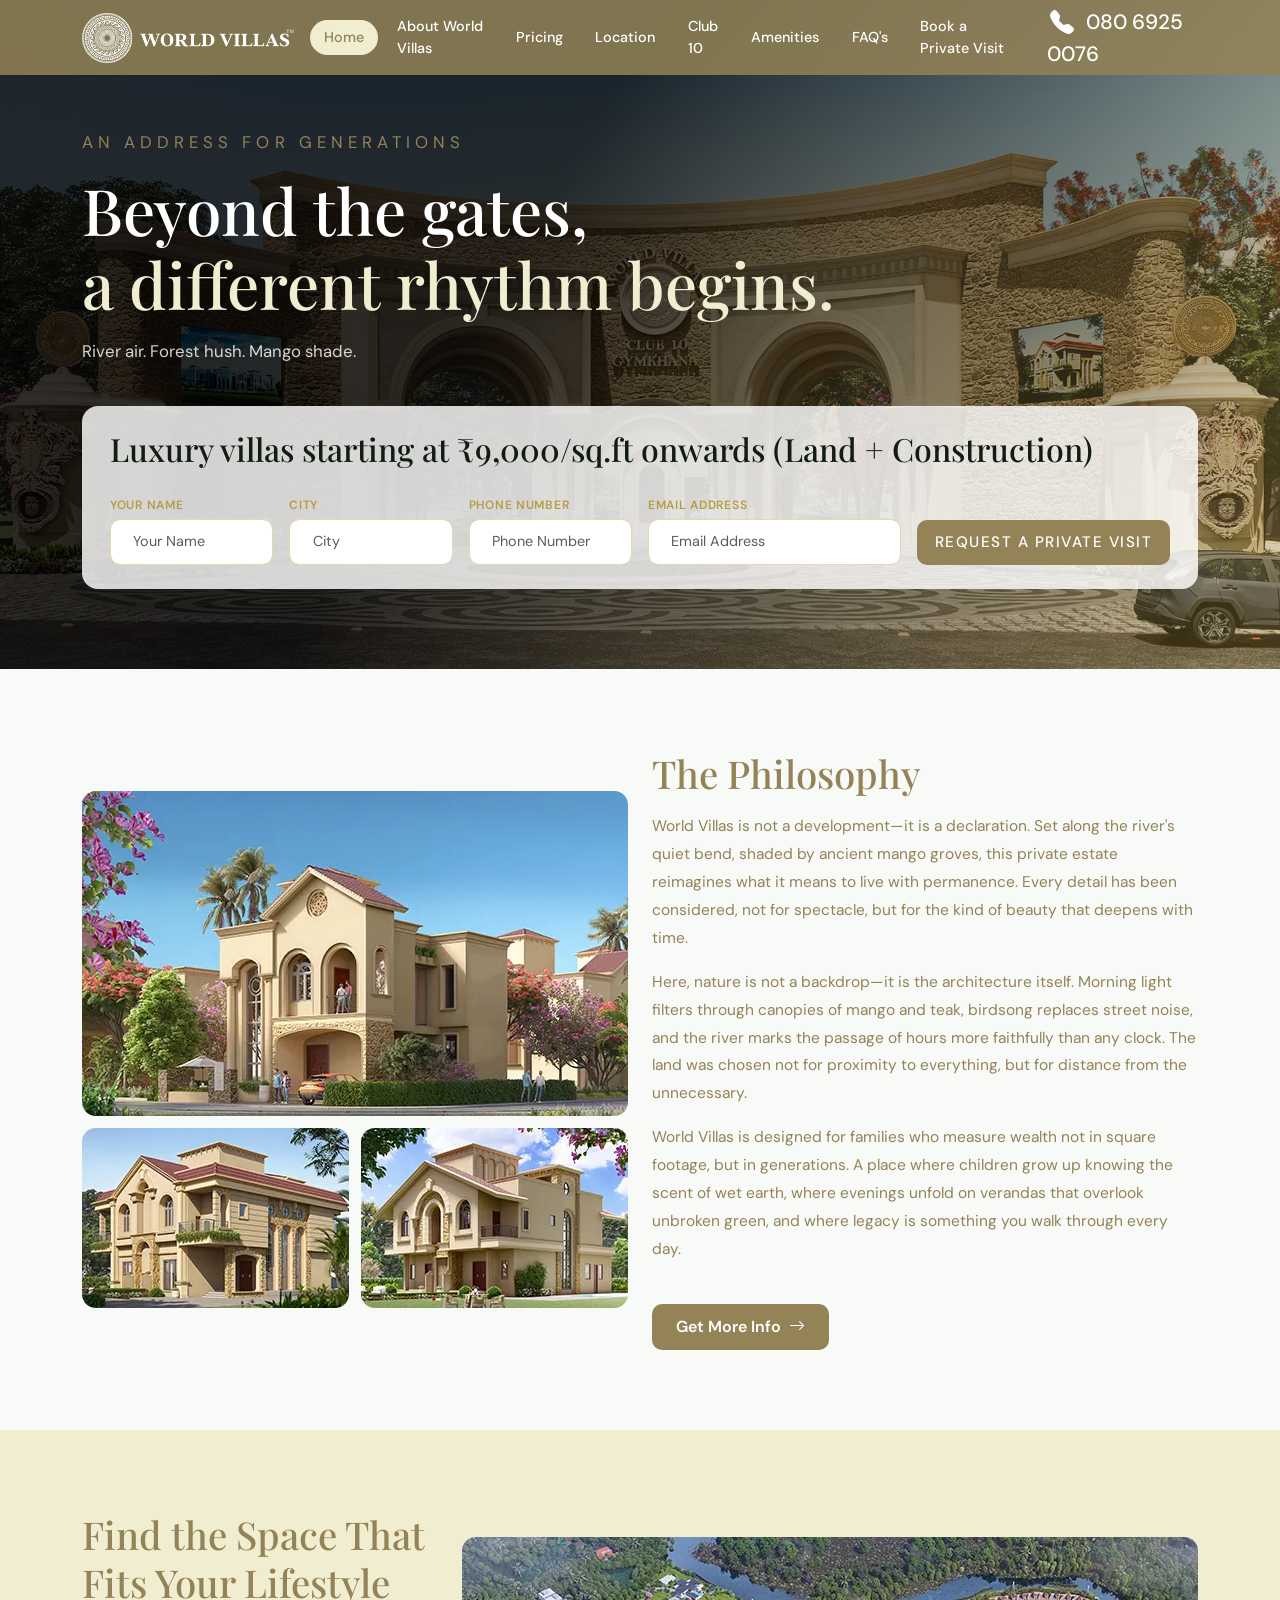
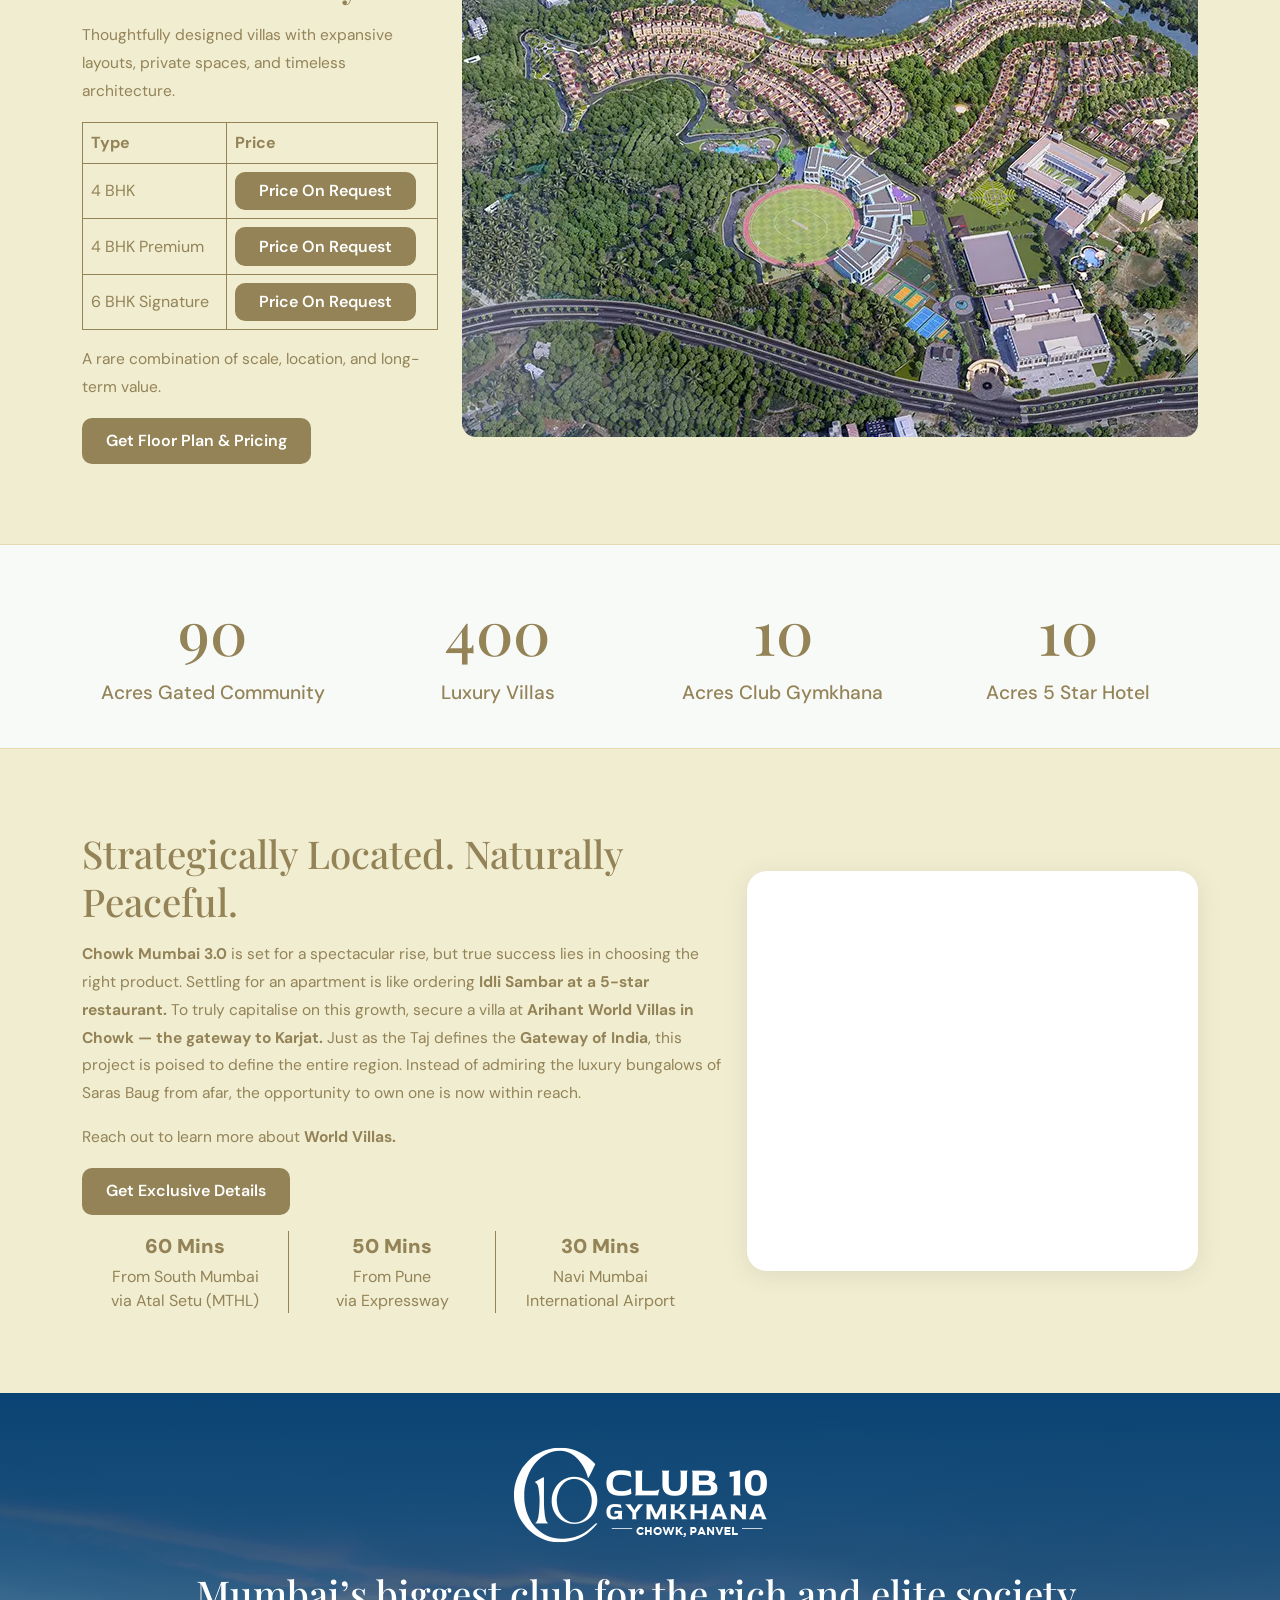
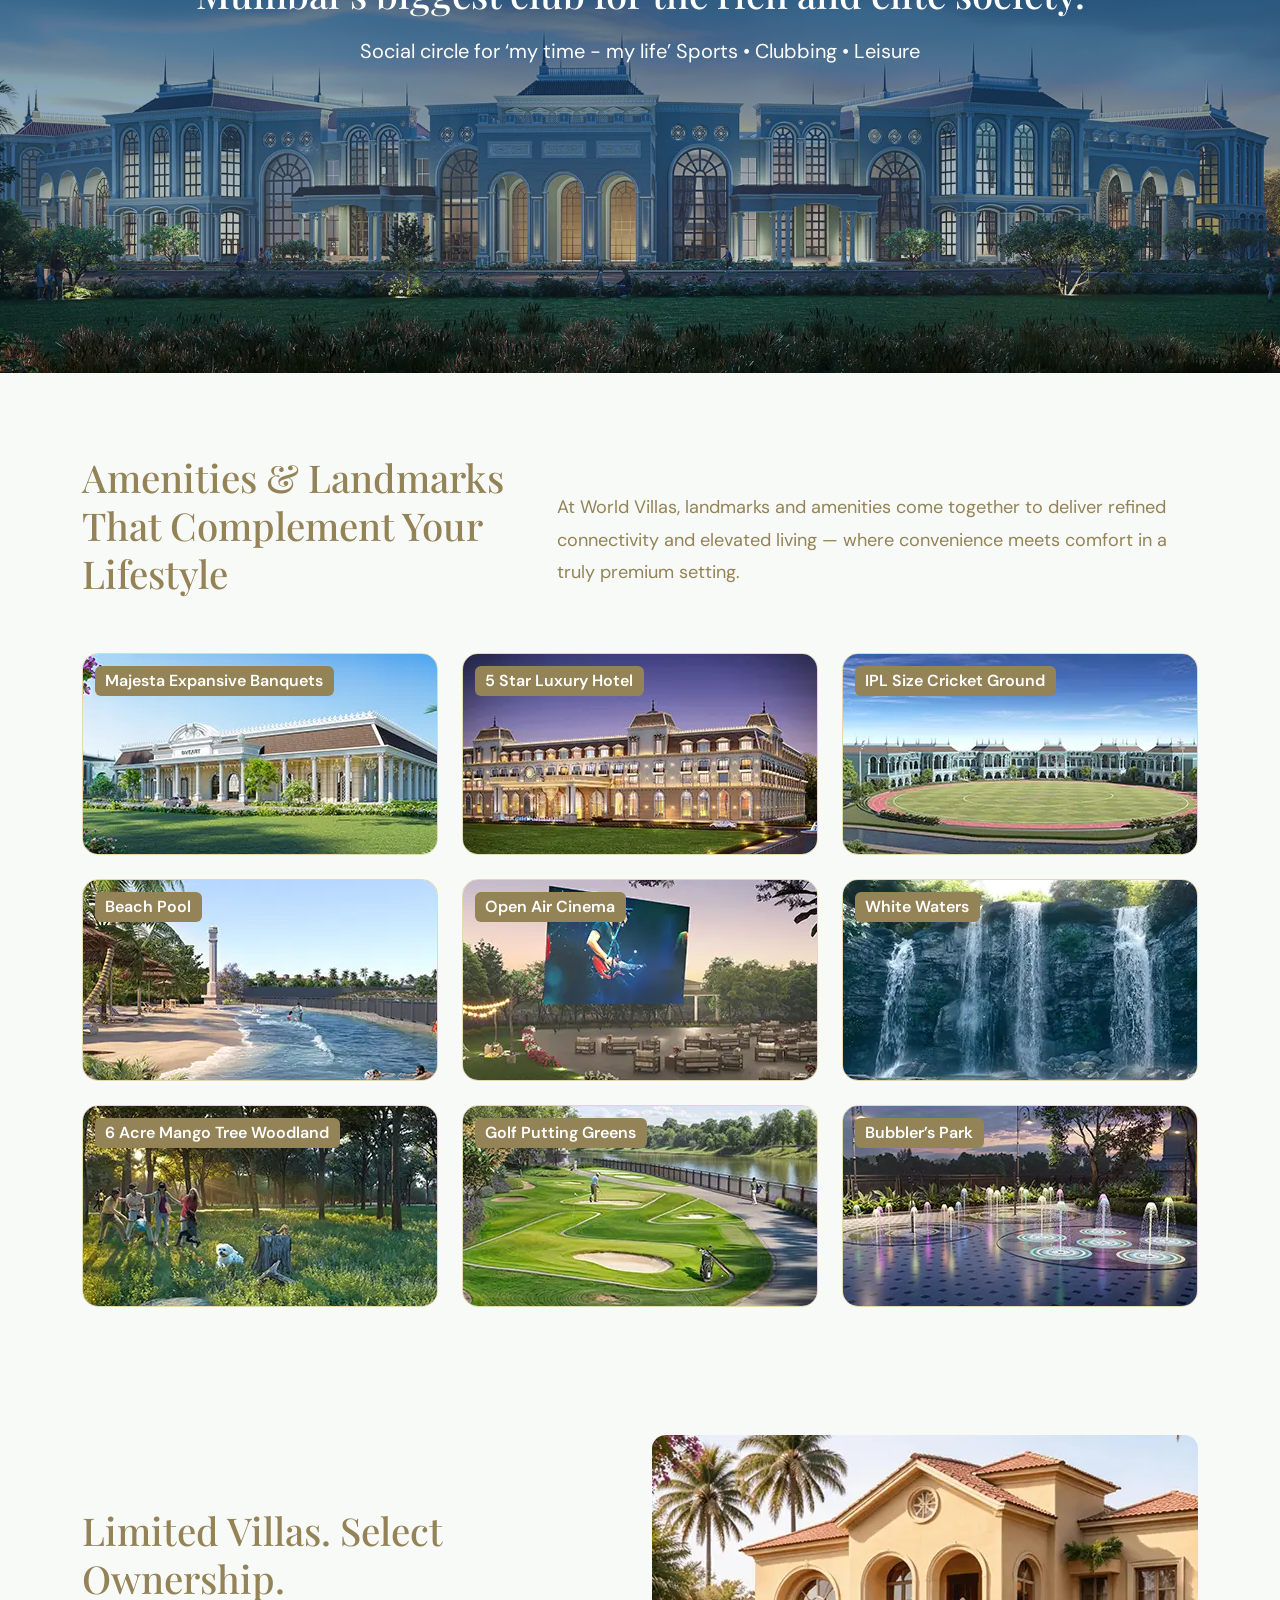
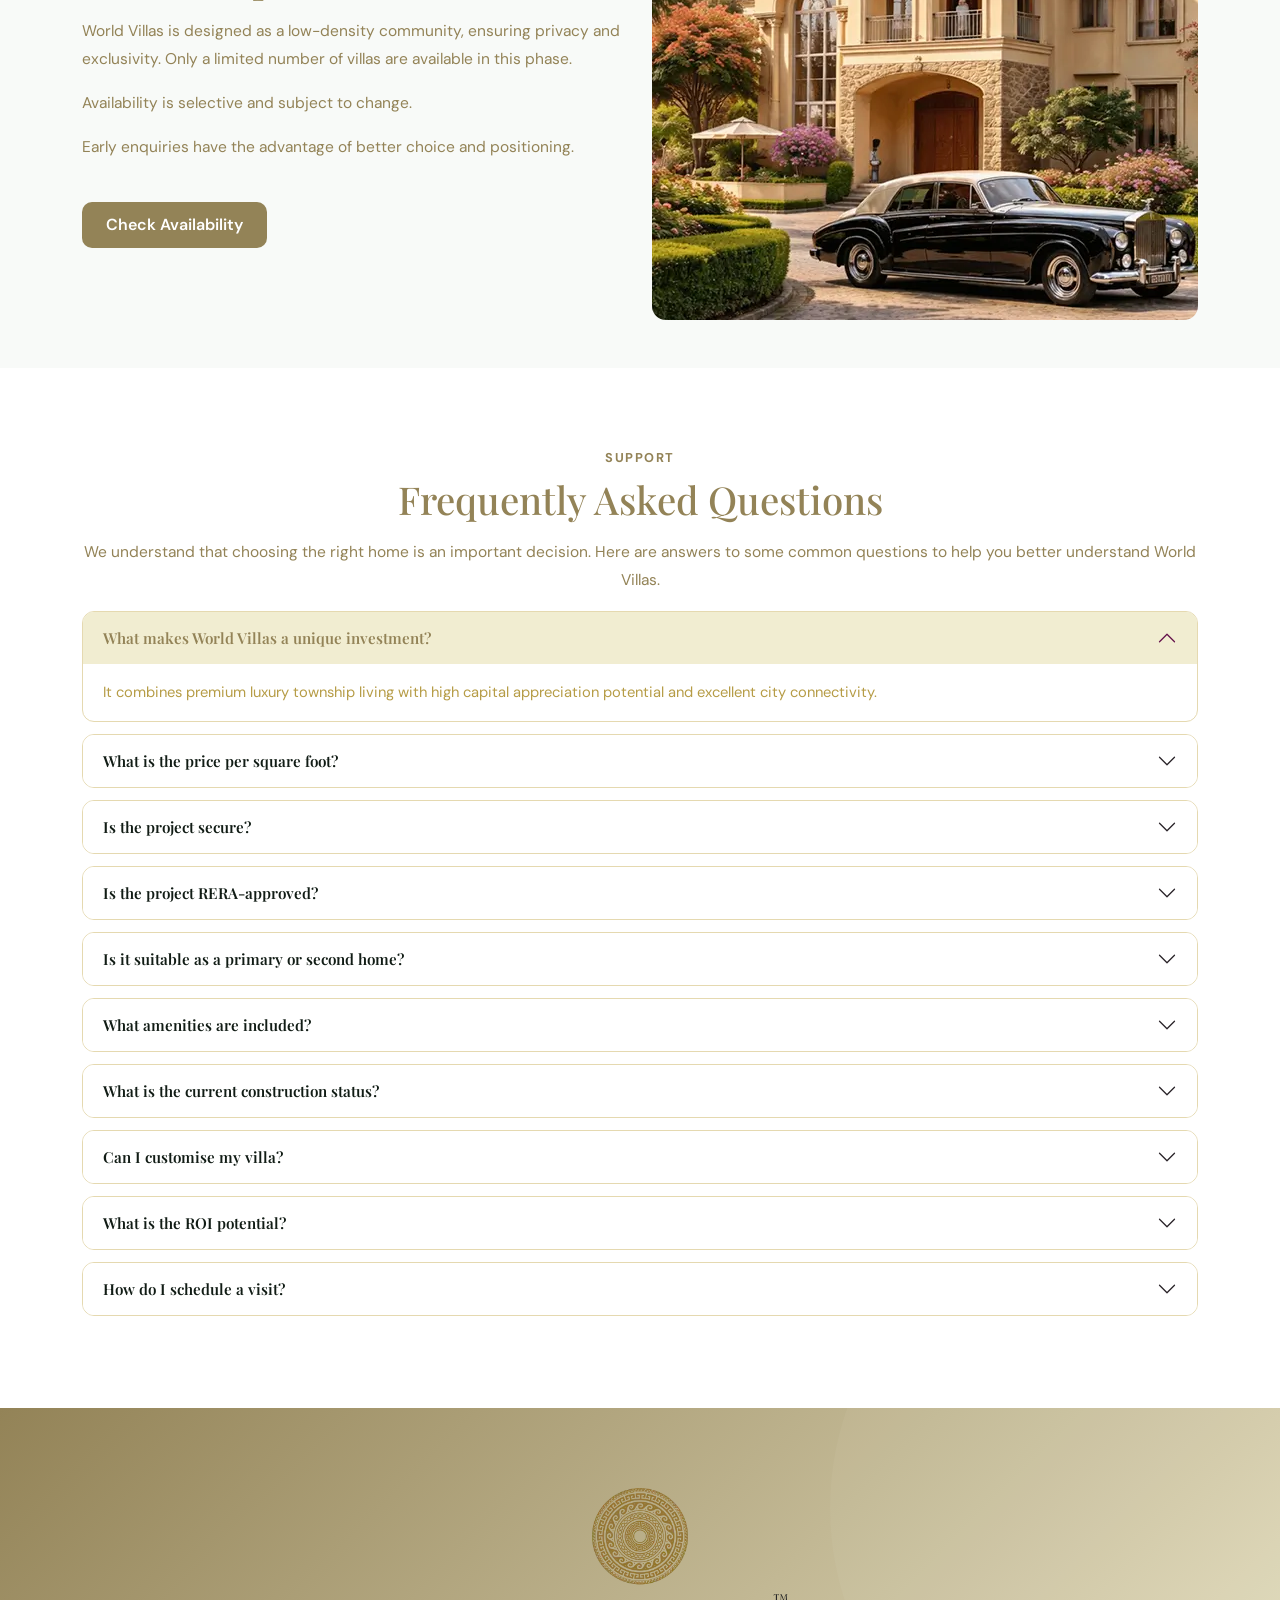
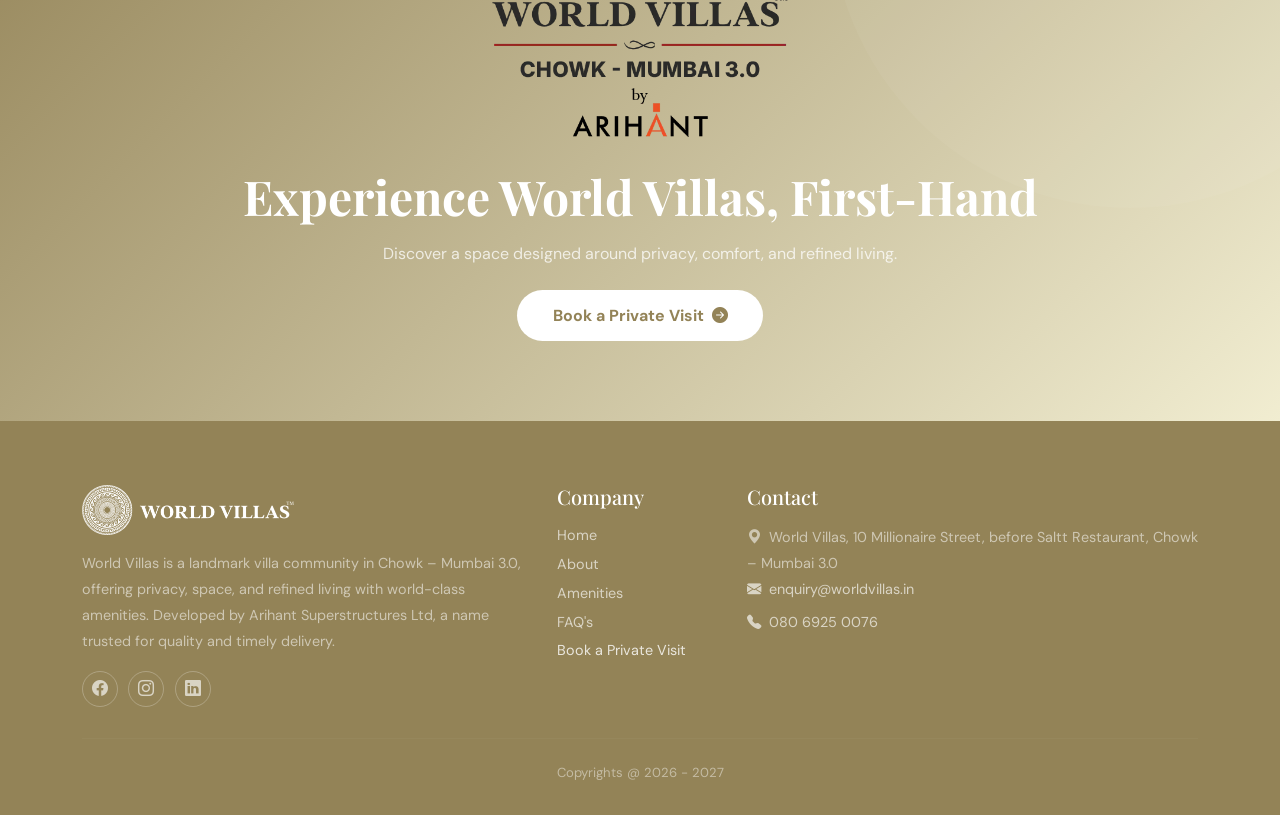
<file: index.html>
<!DOCTYPE html>
<html lang="en">
<head>
  <meta charset="UTF-8" />
  <meta name="viewport" content="width=device-width, initial-scale=1.0"/>
  <title>World Villas</title>
  <link rel="apple-touch-icon" sizes="180x180" href="image/favicon/apple-touch-icon.png">
  <link rel="icon" type="image/png" sizes="32x32" href="image/favicon/favicon-32x32.png">
  <link rel="icon" type="image/png" sizes="16x16" href="image/favicon/favicon-16x16.png">
  <link rel="manifest" href="image/favicon/site.webmanifest">
  <!-- Meta Pixel Code -->
  <script>
  !function(f,b,e,v,n,t,s)
  {if(f.fbq)return;n=f.fbq=function(){n.callMethod?
  n.callMethod.apply(n,arguments):n.queue.push(arguments)};
  if(!f._fbq)f._fbq=n;n.push=n;n.loaded=!0;n.version='2.0';
  n.queue=[];t=b.createElement(e);t.async=!0;
  t.src=v;s=b.getElementsByTagName(e)[0];
  s.parentNode.insertBefore(t,s)}(window, document,'script',
  'https://connect.facebook.net/en_US/fbevents.js');
  fbq('init', '946411637967908');
  fbq('track', 'PageView');
  </script>
  <noscript><img height="1" width="1" style="display:none"
  src="https://www.facebook.com/tr?id=946411637967908&ev=PageView&noscript=1"
  /></noscript>
  <!-- End Meta Pixel Code -->

  <!-- Google Tag Manager -->
  <script>(function(w,d,s,l,i){w[l]=w[l]||[];w[l].push({'gtm.start':
  new Date().getTime(),event:'gtm.js'});var f=d.getElementsByTagName(s)[0],
  j=d.createElement(s),dl=l!='dataLayer'?'&l='+l:'';j.async=true;j.src=
  'https://www.googletagmanager.com/gtm.js?id='+i+dl;f.parentNode.insertBefore(j,f);
  })(window,document,'script','dataLayer','GTM-PF8W9ZGP');</script>
  <!-- End Google Tag Manager -->

  <!-- Bootstrap 5.3 -->
  <link href="css/bootstrap.min.css" rel="stylesheet"/>
  <!-- Bootstrap Icons -->
  <link href="https://cdn.jsdelivr.net/npm/bootstrap-icons@1.11.3/font/bootstrap-icons.min.css" rel="stylesheet"/>
  <!-- Custom Css -->
  <link href="css/style.css" rel="stylesheet"/>
  <!-- Google Fonts -->
  <link href="https://fonts.googleapis.com/css2?family=Playfair+Display:wght@500;700&family=DM+Sans:wght@300;400;500;600&display=swap" rel="stylesheet"/>
</head>
<body>
<!-- Google Tag Manager (noscript) -->
<noscript><iframe src="https://www.googletagmanager.com/ns.html?id=GTM-PF8W9ZGP"
height="0" width="0" style="display:none;visibility:hidden"></iframe></noscript>
<!-- End Google Tag Manager (noscript) -->
<!-- ═══════════════════════ NAVBAR ═══════════════════════ -->
<nav class="navbar navbar-expand-lg">
  <div class="container">
    <a class="navbar-brand" href="#">
      <img src="image/logo.webp" class="logo">
    </a>
    <button class="navbar-toggler border-0" type="button" data-bs-toggle="collapse" data-bs-target="#navMain" style="filter:invert(1);">
      <span class="navbar-toggler-icon"></span>
    </button>
    <div class="collapse navbar-collapse justify-content-end" id="navMain">
      <ul class="navbar-nav align-items-lg-center gap-1">
        <li class="nav-item"><a class="nav-link active" href="#home">Home</a></li>
        <li class="nav-item"><a class="nav-link" href="#about">About World Villas</a></li>
        <li class="nav-item"><a class="nav-link" href="#pricing">Pricing</a></li>
        <li class="nav-item"><a class="nav-link" href="#map">Location</a></li>
        <li class="nav-item"><a class="nav-link" href="#club-10">Club 10</a></li>
        <li class="nav-item"><a class="nav-link" href="#properties">Amenities</a></li>
        <li class="nav-item"><a class="nav-link" href="#faq">FAQ's</a></li>
        <li class="nav-item"><a class="nav-link" data-bs-toggle="modal" data-bs-target="#leadModal">Book a Private Visit</a></li>
        <li class="nav-item header-call"><a class="nav-link" href="tel:08069250076"><i class="bi bi-telephone-fill me-1 phone-shake" style="color:var(--green-accent);"></i> 080 6925 0076</a></li>
      </ul>
    </div>
    <!-- <a class="nav-link btn-nav ms-auto" href="#">Login</a> -->
  </div>
</nav>

<!-- ═══════════════════════ HERO ═══════════════════════════ -->
<section class="hero" id="home">
  <div class="container hero-content">
    <div class="row">
      <div class="col-lg-12">
        <!-- Pill tabs -->
        <!-- <ul class="nav hero-tabs gap-3 mb-4 fade-up">
          <li class="nav-item"><a class="nav-link active" href="#">Home</a></li>
          <li class="nav-item"><a class="nav-link active" href="#">Apartments</a></li>
          <li class="nav-item"><a class="nav-link active" href="#">Residential</a></li>
        </ul> -->
        <p class="intro-text">AN ADDRESS FOR GENERATIONS</p>
        <h1 class="fade-up" style="animation-delay:.1s">
          Beyond the gates, <br><em>a different rhythm begins.</em>
        </h1>
        <p class="mt-3 fade-up" style="animation-delay:.2s">
          River air. Forest hush. Mango shade.
        </p>

        <!-- Search card -->
        <!-- <div class="search-card fade-up" style="animation-delay:.3s">
          <div class="row g-3 align-items-end">
            <div class="col-md-12">
              <h2>Step Into Your Private World</h2>
            </div>
            <div class="col-md-2 col-12">
              <label>Your Name</label>
              <input class="form-control" type="text" placeholder="Your Name">
            </div>
            <div class="col-md-2 col-12">
              <label>City</label>
              <input class="form-control" type="text" placeholder="City">
            </div>
            <div class="col-md-2 col-12">
              <label>Phone Number</label>
              <input class="form-control" type="text" placeholder="Phone Number">
            </div>
            <div class="col-md-3 col-12">
              <label>Email Address</label>
              <input class="form-control" type="text" placeholder="Email Address">
            </div>
            <div class="col-md-3 col-12 d-flex">
              <button class="btn-search w-100 justify-content-center">
                Request A Private Visit
              </button>
            </div>
          </div>
        </div> -->
        <form action="https://api.web3forms.com/submit" method="POST">
          <!-- Web3Forms Key -->
          <input type="hidden" name="access_key" value="5745cb67-662c-40c2-b160-0d0565ea4385">
          <input type="hidden" name="subject" value="New Private Visit Request — World Villas">
          <input type="hidden" name="from_name" value="World Villas Website">
          <input type="hidden" name="redirect" value="https://www.worldvillas.co.in/thankyou">
        	<input type="hidden" name="utm_source">	
        	<input type="hidden" name="utm_medium">
        	<input type="hidden" name="utm_campaign">
        	<input type="hidden" name="utm_content">
        	<input type="hidden" name="utm_term">
        	<input type="hidden" name="gclid">
          <div class="search-card fade-up" style="animation-delay:.3s">
            <div class="row g-3 align-items-end">
              <div class="col-md-12">
                <h2>Luxury villas starting at ₹9,000/sq.ft onwards (Land + Construction)</h2>
              </div>

              <div class="col-md-2 col-12">
                <label>Your Name</label>
                <input
                  class="form-control"
                  type="text"
                  name="name"
                  placeholder="Your Name"
                  required
                >
              </div>

              <div class="col-md-2 col-12">
                <label>City</label>
                <input
                  class="form-control"
                  type="text"
                  name="city"
                  placeholder="City"
                  required
                >
              </div>

              <div class="col-md-2 col-12">
                <label>Phone Number</label>
                <input
                  class="form-control"
                  type="tel"
                  id="phone"
                  name="phone"
                  placeholder="Phone Number"
                  maxlength="10"
                  pattern="[6-9][0-9]{9}"
                  inputmode="numeric"
                  required
                >
              </div>

              <div class="col-md-3 col-12">
                <label>Email Address</label>
                <input
                  class="form-control"
                  type="email"
                  name="email"
                  placeholder="Email Address"
                  required
                >
              </div>

              <div class="col-md-3 col-12 d-flex">
                <button
                  type="submit"
                  class="btn-search w-100 justify-content-center"
                >
                  Request A Private Visit
                </button>
              </div>
            </div>
          </div>
        </form>
      </div>
    </div>
  </div>
</section>

<!-- ═══════════════════════ ABOUT / PRIMARY HOME ══════════ -->
<section id="about">
  <div class="container">
    <div class="row align-items-center">
      <!-- Image grid -->
      <div class="col-lg-6 fade-up">
        <div class="feat-img-grid">
          <img src="image/about-1.webp" alt="Modern home">
          <img src="image/about-2.webp" alt="Interior">
          <img src="image/about-3.webp" alt="Architecture">
        </div>
        <!-- Price badge floating -->
        <!-- <div class="price-badge mt-3 d-inline-flex flex-column">
          <span style="font-size:.78rem;opacity:.7;text-transform:uppercase;letter-spacing:.08em;">Price starts at</span>
          <span class="price">$234k</span>
          <span style="font-size:.78rem;opacity:.7;margin-top:.2rem;">We connect buyers and sellers.</span>
          <a href="#properties" class="btn btn-sm btn-outline-light mt-2 rounded-pill px-3" style="font-size:.8rem;">Details →</a>
        </div> -->
      </div>

      <!-- Text -->
      <div class="col-lg-6 fade-up" style="animation-delay:.15s">
        <h2 class="section-title">The Philosophy</h2>
        <p class="section-body mt-3">World Villas is not a development—it is a declaration. Set along the river's quiet bend, shaded by ancient mango groves, this private estate reimagines what it means to live with permanence. Every detail has been considered, not for spectacle, but for the kind of beauty that deepens with time.</p>
        <p class="section-body mt-3">Here, nature is not a backdrop—it is the architecture itself. Morning light filters through canopies of mango and teak, birdsong replaces street noise, and the river marks the passage of hours more faithfully than any clock. The land was chosen not for proximity to everything, but for distance from the unnecessary.</p>
        <p class="section-body mt-3">World Villas is designed for families who measure wealth not in square footage, but in generations. A place where children grow up knowing the scent of wet earth, where evenings unfold on verandas that overlook unbroken green, and where legacy is something you walk through every day.</p>
        <a data-bs-toggle="modal" data-bs-target="#leadModal" class="btn-primary-green mt-4 text-decoration-none">
          Get More Info <i class="bi bi-arrow-right"></i>
        </a>
      </div>
    </div>
  </div>
</section>

<!-- ═══════════════════════ PRICING / FLOOR PLAN ════════════════════ -->
<section class="map-section pricing" id="pricing">
  <div class="container">
    <div class="row align-items-center">
      <div class="col-lg-4 fade-up">
        <h2 class="section-title">Find the Space That Fits Your Lifestyle</h2>
        <p class="section-body mt-3">
          Thoughtfully designed villas with expansive layouts, private spaces, and timeless architecture.
        </p>
        <table class="table table-bordered">
          <thead>
            <tr>
              <th scope="col">Type</th>
              <th scope="col">Price</th>
            </tr>
          </thead>
          <tbody>
            <tr>
              <td>4 BHK</td>
              <td>
                <a data-bs-toggle="modal" data-bs-target="#leadModal" class="btn-primary-green text-decoration-none">
                  Price On Request
                </a>
              </td>
            </tr>
            <tr>
              <td>4 BHK Premium</td>
              <td>
                <a data-bs-toggle="modal" data-bs-target="#leadModal" class="btn-primary-green text-decoration-none">
                  Price On Request
                </a>
              </td>
            </tr>
            <tr>
              <td>6 BHK Signature</td>
              <td>
                <a data-bs-toggle="modal" data-bs-target="#leadModal" class="btn-primary-green text-decoration-none">
                  Price On Request
                </a>
              </td>
            </tr>
          </tbody>
        </table>
        <p class="section-body">A rare combination of scale, location, and long-term value.</p>
        <a data-bs-toggle="modal" data-bs-target="#leadModal" class="btn-primary-green text-decoration-none">
          Get Floor Plan & Pricing
        </a>
      </div>
      <div class="col-lg-8 fade-up" style="animation-delay:.15s">
        <div class="img-card">
          <img src="image/pricing-image.webp" alt="Modern home">
        </div>
      </div>
    </div>
  </div>
</section>

<!-- ═══════════════════════ STATS BAR ══════════════════════ -->
<div class="stats-bar">
  <div class="container">
    <div class="row text-center g-4">
      <div class="col-6 col-md-3 stat-item fade-up">
        <div class="num" data-target="90">0</div>
        <div class="lbl">Acres Gated Community</div>
      </div>
      <div class="col-6 col-md-3 stat-item fade-up" style="animation-delay:.1s">
        <div class="num" data-target="400">0</div>
        <div class="lbl">Luxury Villas</div>
      </div>
      <div class="col-6 col-md-3 stat-item fade-up" style="animation-delay:.2s">
        <div class="num" data-target="10">0</div>
        <div class="lbl">Acres Club Gymkhana</div>
      </div>
      <div class="col-6 col-md-3 stat-item fade-up" style="animation-delay:.3s">
        <div class="num" data-target="10">0</div>
        <div class="lbl">Acres 5 Star Hotel</div>
      </div>
    </div>
  </div>
</div>

<!-- ═══════════════════════ MAP SECTION ════════════════════ -->
<section class="map-section" id="map">
  <div class="container">
    <div class="row align-items-center">
      <div class="col-lg-7 fade-up">
        <h2 class="section-title">Strategically Located. Naturally Peaceful.</h2>
        <p class="section-body mt-3">
          <b>Chowk Mumbai 3.0</b> is set for a spectacular rise, but true success lies in choosing the right product. Settling for an apartment is like ordering <b>Idli Sambar at a 5-star restaurant.</b> To truly capitalise on this growth, secure a villa at <b>Arihant World Villas in Chowk — the gateway to Karjat.</b> Just as the Taj defines the <b>Gateway of India</b>, this project is poised to define the entire region. Instead of admiring the luxury bungalows of Saras Baug from afar, the opportunity to own one is now within reach.
        </p>
        <p class="section-body mt-1">Reach out to learn more about <b>World Villas.</b></p>
        <a data-bs-toggle="modal" data-bs-target="#leadModal" class="btn-primary-green text-decoration-none">
          Get Exclusive Details
        </a>
        <ul class="map-stats mt-3">
          <li>60 Mins <p>From South Mumbai <br><span>via Atal Setu (MTHL)</span></p></li>
          <li>50 Mins <p>From Pune <br><span>via Expressway</span></p></li>
          <li>30 Mins <p>Navi Mumbai <br><span>International Airport</span></p></li>
        </ul>
        <!-- <a href="#properties" class="btn-primary-green mt-4 text-decoration-none">
          <i class="bi bi-geo-alt-fill"></i> Find Nearest Properties
        </a> -->
      </div>
      <div class="col-lg-5 fade-up" style="animation-delay:.15s">
        <div class="map-card">
          <iframe src="https://www.google.com/maps/embed?pb=!1m18!1m12!1m3!1d3774.690534681531!2d73.2630728!3d18.900805200000004!2m3!1f0!2f0!3f0!3m2!1i1024!2i768!4f13.1!3m3!1m2!1s0x3be7e58340b570eb%3A0x53ac8301eea01f70!2sArihant%20World%20Villas!5e0!3m2!1sen!2sin!4v1776164386066!5m2!1sen!2sin" allowfullscreen="" loading="lazy" referrerpolicy="no-referrer-when-downgrade"></iframe>
        </div>
      </div>
    </div>
  </div>
</section>

<!-- ═══════════════════════ club 10 ═════════════════════ -->
<section id="club-10" style="background-image: url(image/club-10-bg.webp);">
  <div class="container">
    <img src="image/c10-logo.png">
    <h2 class="section-title">Mumbai’s biggest club for the rich and elite society.</h2>
    <p class="section-body mt-3">Social circle for ‘my time - my life’ Sports • Clubbing • Leisure</p>
  </div>
</section>

<!-- ═══════════════════════ PROPERTIES ═════════════════════ -->
<section id="properties">
  <div class="container">
    <div class="row align-items-end mb-5">
      <div class="col-lg-5 fade-up">
        <h2 class="section-title">Amenities & Landmarks That Complement Your Lifestyle</h2>
      </div>
      <div class="col-lg-7 fade-up" style="animation-delay:.1s">
        <p class="section-body">
          At World Villas, landmarks and amenities come together to deliver refined connectivity and elevated living — where convenience meets comfort in a truly premium setting.
        </p>
      </div>
    </div>

    <div class="row g-4" id="propGrid">
      <!-- Cards injected by JS -->
    </div>
  </div>
</section>


<!-- ═══════════════════════ lIMITED VILLAS ══════════ -->
<section id="limited" class="limited">
  <div class="container">
    <div class="row align-items-center">

      <!-- Text -->
      <div class="col-lg-6 fade-up" style="animation-delay:.15s">
        <h2 class="section-title">Limited Villas. Select Ownership.</h2>
        <p class="section-body mt-3">World Villas is designed as a low-density community, ensuring privacy and exclusivity. Only a limited number of villas are available in this phase.</p>
        <p class="section-body">Availability is selective and subject to change.</p>
        <p class="section-body">Early enquiries have the advantage of better choice and positioning.</p>
        <a data-bs-toggle="modal" data-bs-target="#leadModal" class="btn-primary-green mt-4 text-decoration-none">
          Check Availability
        </a>
      </div>

      <!-- Image grid -->
      <div class="col-lg-6 fade-up">
        <div class="img-card">
          <img src="image/limited-villas.webp" alt="Modern home">
        </div>
      </div>
    </div>
  </div>
</section>
<!-- ═══════════════════════ FAQ ═════════════════════════════ -->
<section class="faq-section" id="faq">
  <div class="container">
    <div class="row align-items-start">
      <div class="col-lg-12 fade-up">
        <p class="section-label">Support</p>
        <h2 class="section-title">Frequently Asked Questions</h2>
        <p class="section-body mt-3">
          We understand that choosing the right home is an important decision. Here are answers to some common questions to help you better understand World Villas.
        </p>
      </div>
      <div class="col-lg-12 fade-up" style="animation-delay:.15s">
        <div class="accordion" id="faqAccordion">
          <div class="accordion-item">
            <h2 class="accordion-header">
              <button class="accordion-button" type="button" data-bs-toggle="collapse" data-bs-target="#faq1">
                What makes World Villas a unique investment?
              </button>
            </h2>
            <div id="faq1" class="accordion-collapse collapse show" data-bs-parent="#faqAccordion">
              <div class="accordion-body">
                It combines premium luxury township living with high capital appreciation potential and excellent city connectivity.
              </div>
            </div>
          </div>
          <div class="accordion-item">
            <h2 class="accordion-header">
              <button class="accordion-button collapsed" type="button" data-bs-toggle="collapse" data-bs-target="#faq2">
                What is the price per square foot?
              </button>
            </h2>
            <div id="faq2" class="accordion-collapse collapse" data-bs-parent="#faqAccordion">
              <div class="accordion-body">
                The villas are priced at ₹ 9,000 per sq. ft., offering superior value compared to higher-priced luxury competitors.
              </div>
            </div>
          </div>
          <div class="accordion-item">
            <h2 class="accordion-header">
              <button class="accordion-button collapsed" type="button" data-bs-toggle="collapse" data-bs-target="#faq3">
                Is the project secure?
              </button>
            </h2>
            <div id="faq3" class="accordion-collapse collapse" data-bs-parent="#faqAccordion">
              <div class="accordion-body">
                Yes, it is a fully gated community with 24/7 multi-tier security and controlled access for total privacy.
              </div>
            </div>
          </div>
          <div class="accordion-item">
            <h2 class="accordion-header">
              <button class="accordion-button collapsed" type="button" data-bs-toggle="collapse" data-bs-target="#faq4">
                Is the project RERA-approved?
              </button>
            </h2>
            <div id="faq4" class="accordion-collapse collapse" data-bs-parent="#faqAccordion">
              <div class="accordion-body">
                 Yes, World Villas is fully RERA compliant with all legal clearances and verified land titles in place. We can share the RERA registration number and legal documents during your site visit.
              </div>
            </div>
          </div>


          <div class="accordion-item">
            <h2 class="accordion-header">
              <button class="accordion-button collapsed" type="button" data-bs-toggle="collapse" data-bs-target="#faq5">
                Is it suitable as a primary or second home?
              </button>
            </h2>
            <div id="faq5" class="accordion-collapse collapse" data-bs-parent="#faqAccordion">
              <div class="accordion-body">
                 Both; it offers a peaceful environment for a second home while remaining well-connected for daily city living.
              </div>
            </div>
          </div>
          <div class="accordion-item">
            <h2 class="accordion-header">
              <button class="accordion-button collapsed" type="button" data-bs-toggle="collapse" data-bs-target="#faq6">
                What amenities are included?
              </button>
            </h2>
            <div id="faq6" class="accordion-collapse collapse" data-bs-parent="#faqAccordion">
              <div class="accordion-body">
                 Residents have access to a luxury clubhouse, fitness centres, landscaped gardens, and dedicated recreation zones.
              </div>
            </div>
          </div>
          <div class="accordion-item">
            <h2 class="accordion-header">
              <button class="accordion-button collapsed" type="button" data-bs-toggle="collapse" data-bs-target="#faq7">
                What is the current construction status?
              </button>
            </h2>
            <div id="faq7" class="accordion-collapse collapse" data-bs-parent="#faqAccordion">
              <div class="accordion-body">
                 Construction is progressing rapidly on schedule; contact us for a detailed milestone report or site visit.
              </div>
            </div>
          </div>
          <div class="accordion-item">
            <h2 class="accordion-header">
              <button class="accordion-button collapsed" type="button" data-bs-toggle="collapse" data-bs-target="#faq8">
                Can I customise my villa?
              </button>
            </h2>
            <div id="faq8" class="accordion-collapse collapse" data-bs-parent="#faqAccordion">
              <div class="accordion-body">
                 Yes, we offer internal customisation options to ensure your home fits your personal style and requirements.
              </div>
            </div>
          </div>
          <div class="accordion-item">
            <h2 class="accordion-header">
              <button class="accordion-button collapsed" type="button" data-bs-toggle="collapse" data-bs-target="#faq9">
                What is the ROI potential?
              </button>
            </h2>
            <div id="faq9" class="accordion-collapse collapse" data-bs-parent="#faqAccordion">
              <div class="accordion-body">
                 With growing infrastructure in Mumbai 3.0 and a competitive entry price, the project is positioned for strong long-term appreciation.
              </div>
            </div>
          </div>
          <div class="accordion-item">
            <h2 class="accordion-header">
              <button class="accordion-button collapsed" type="button" data-bs-toggle="collapse" data-bs-target="#faq10">
                How do I schedule a visit?
              </button>
            </h2>
            <div id="faq10" class="accordion-collapse collapse" data-bs-parent="#faqAccordion">
              <div class="accordion-body">
                 Simply submit your details, and our team will coordinate a private site tour at your convenience.
                 <a class="btn-faq" data-bs-toggle="modal" data-bs-target="#leadModal">Book a Private Visit</a>
              </div>
            </div>
          </div>
        </div>
      </div>
    </div>
  </div>
</section>



<!-- ═══════════════════════ CTA BANNER ═════════════════════ -->
<section class="cta-banner text-center">
  <div class="container position-relative fade-up">
    <img src="image/wv-logo.webp">
    <h2>Experience World Villas, First-Hand</h2>
    <p class="mt-3 mb-4">
      Discover a space designed around privacy, comfort, and refined living.
    </p>
    <a data-bs-toggle="modal" data-bs-target="#leadModal" class="btn-cta text-decoration-none">
      Book a Private Visit <i class="bi bi-arrow-right-circle-fill"></i>
    </a>
  </div>
</section>

<!-- ═══════════════════════ NATURE STRIP ═══════════════════ -->
<!-- <section style="background:var(--gold-dark);padding:4rem 0;">
  <div class="container">
    <div class="row align-items-center g-4">
      <div class="col-lg-6 fade-up">
        <h2 class="display-font" style="color:#fff;font-size:clamp(1.6rem,3vw,2.4rem);">
          Discover Nature Wonders<br>with Expert Guidance
        </h2>
      </div>
      <div class="col-lg-6 fade-up" style="animation-delay:.1s">
        <p style="color:rgba(255,255,255,.7);line-height:1.8;">
          We connect buyers and sellers through a trusted platform with verified properties,
          transparent deals, and expert guidance—supporting you at every step of your journey
          into a greener, more connected lifestyle.
        </p>
      </div>
    </div>
  </div>
</section> -->

<!-- ═══════════════════════ FOOTER ══════════════════════════ -->
<footer id="contact">
  <div class="container">
    <div class="row mb-4">
      <div class="col-lg-5">
        <div class="footer-brand mb-3">
          <img src="image/logo.webp" class="logo">
        </div>
        <p style="color:rgba(255,255,255,.55);font-size:.9rem;line-height:1.8;">
          World Villas is a landmark villa community in Chowk – Mumbai 3.0, offering privacy, space, and refined living with world-class amenities. Developed by Arihant Superstructures Ltd, a name trusted for quality and timely delivery.
        </p>
        <div class="mt-3">
          <a href="https://www.facebook.com/profile.php?id=100091756993900" class="social-icon" target="_blank"><i class="bi bi-facebook"></i></a>
          <a href="https://www.instagram.com/worldvillas_official/" class="social-icon" target="_blank"><i class="bi bi-instagram"></i></a>
          <a href="https://in.linkedin.com/company/world-villas" class="social-icon" target="_blank"><i class="bi bi-linkedin"></i></a>
        </div>
      </div>
      <div class="col-6 col-lg-2">
        <h5>Company</h5>
        <a href="#home">Home</a>
        <a href="#about">About</a>
        <a href="#properties">Amenities</a>
        <a href="#faq">FAQ's</a>
        <a data-bs-toggle="modal" data-bs-target="#leadModal">Book a Private Visit</a>
      </div>
      <!-- <div class="col-6 col-lg-2">
        <h5>Help</h5>
        <a href="#">FAQ</a><a href="#">Blog</a>
        <a href="#">How it Works</a><a href="#">Privacy Policy</a>
      </div> -->
      <div class="col-lg-5">
        <h5>Contact</h5>
        <p style="color:rgba(255,255,255,.55);font-size:.9rem;line-height:1.8;">
          <i class="bi bi-geo-alt-fill me-2" style="color:var(--green-accent);"></i>World Villas, 10 Millionaire Street, before Saltt Restaurant, Chowk – Mumbai 3.0<br>
          <a href="mailto:enquiry@worldvillas.in"><i class="bi bi-envelope-fill me-2" style="color:var(--green-accent);"></i>enquiry@worldvillas.in</a>
          <a href="tel:08069250076"><i class="bi bi-telephone-fill me-2" style="color:var(--green-accent);"></i>080 6925 0076</a>
        </p>
      </div>
    </div>
    <hr class="footer-divider">
    <div class="d-flex flex-wrap justify-content-center align-items-center footer-bottom py-2">
      <span>Copyrights @ 2026 - 2027</span>
      <!-- <div class="d-flex gap-3 mt-2 mt-md-0">
        <a href="#" style="color:rgba(255,255,255,.45);font-size:.82rem;text-decoration:none;">Terms &amp; Conditions</a>
        <a href="#" style="color:rgba(255,255,255,.45);font-size:.82rem;text-decoration:none;">Privacy Policy</a>
      </div> -->
    </div>
  </div>
</footer>
<div class="modal fade" id="leadModal" tabindex="-1" aria-labelledby="leadModalLabel" aria-hidden="true">
  <div class="modal-dialog modal-dialog-centered modal-md">
    <div class="modal-content border-0 rounded-4">
      <div class="modal-header border-0">
        <h5 class="modal-title" id="leadModalLabel">
          Get private pricing details
        </h5>
        <button
          type="button"
          class="btn-close"
          data-bs-dismiss="modal"
          aria-label="Close"
        ></button>
      </div>

      <div class="modal-body">
        <form action="https://api.web3forms.com/submit" method="POST">
          <input type="hidden" name="access_key" value="5745cb67-662c-40c2-b160-0d0565ea4385">
          <input type="hidden" name="subject" value="New Private Visit Request — World Villas">
          <input type="hidden" name="from_name" value="World Villas Website">
          <input type="hidden" name="redirect" value="https://www.worldvillas.co.in/thankyou">
        	<input type="hidden" name="utm_source">	
        	<input type="hidden" name="utm_medium">
        	<input type="hidden" name="utm_campaign">
        	<input type="hidden" name="utm_content">
        	<input type="hidden" name="utm_term">
        	<input type="hidden" name="gclid">
          <div class="row g-3">
            <div class="col-12">
              <label>Your Name</label>
              <input
                class="form-control"
                type="text"
                name="name"
                placeholder="Your Name"
                required
              >
            </div>

            <div class="col-12">
              <label>City</label>
              <input
                class="form-control"
                type="text"
                name="city"
                placeholder="City"
                required
              >
            </div>

            <div class="col-12">
              <label>Phone Number</label>
              <input
                class="form-control"
                type="tel"
                id="modalPhone"
                name="phone"
                placeholder="Phone Number"
                maxlength="10"
                pattern="[6-9][0-9]{9}"
                required
              >
            </div>

            <div class="col-12">
              <label>Email Address</label>
              <input
                class="form-control"
                type="email"
                name="email"
                placeholder="Email Address"
                required
              >
            </div>

            <div class="col-12">
              <button
                type="submit"
                class="btn btn-dark w-100 py-3"
              >
                Request A Private Visit
              </button>
            </div>
          </div>
        </form>
      </div>
    </div>
  </div>
</div>
<!-- Bootstrap JS -->
<script src="https://cdn.jsdelivr.net/npm/bootstrap@5.3.3/dist/js/bootstrap.bundle.min.js"></script>

<script>
  /* ── Property data ─────────────────────────────────────────── */
  const properties = [
    { img:'image/am-1.webp', beds:4, baths:2, sqft:950, title:'Majesta Expansive Banquets', price:'$533,367', type:'Majesta Expansive Banquets' },
    { img:'image/am-6.webp', beds:6, baths:4, sqft:1400, title:'5 Star Luxury Hotel', price:'$533,367', type:'5 Star Luxury Hotel' },
    { img:'image/am-3.webp', beds:5, baths:3, sqft:1200, title:'IPL Size Cricket Ground', price:'$533,367', type:'IPL Size Cricket Ground' },
    { img:'image/am-2.webp', beds:3, baths:2, sqft:820, title:'Beach Pool', price:'$533,367', type:'Beach Pool' },
    { img:'image/am-4.webp', beds:3, baths:2, sqft:780, title:'Open Air Cinema', price:'$533,367', type:'Open Air Cinema' },
    { img:'image/am-5.webp', beds:4, baths:3, sqft:1050, title:'White Waters', price:'$533,367', type:'White Waters' },
    { img:'image/am-7.webp', beds:3, baths:2, sqft:820, title:'6 Acre Mango Tree Woodland', price:'$533,367', type:'6 Acre Mango Tree Woodland' },
    { img:'image/am-8.webp', beds:3, baths:2, sqft:780, title:'Golf Putting Greens', price:'$533,367', type:'Golf Putting Greens' },
    { img:'image/am-9.webp', beds:4, baths:3, sqft:1050, title:'Bubbler’s Park', price:'$533,367', type:'Bubbler’s Park' },
  ];

  const propGrid = document.getElementById('propGrid');
  properties.forEach((p, i) => {
    const col = document.createElement('div');
    col.className = 'col-md-6 col-lg-4 fade-up';
    col.style.animationDelay = (i * 0.08) + 's';
    col.innerHTML = `
      <div class="prop-card h-100">
        <div class="position-relative overflow-hidden">
          <img src="${p.img}" alt="${p.title}">
          <span class="badge-type">${p.type}</span>
        </div>
      </div>`;
    propGrid.appendChild(col);
  });

  /* ── Testimonial data ──────────────────────────────────────── */
  const testimonials = [
    { img:'https://images.unsplash.com/photo-1507003211169-0a1dd7228f2d?w=200&q=80', name:'Marcus Reid', role:'Home Buyer', text:'An excellent real estate platform with verified listings and complete transparency. The team guided us professionally from start to finish, making the entire buying process smooth and stress-free.' },
    { img:'https://images.unsplash.com/photo-1494790108377-be9c29b29330?w=200&q=80', name:'Priya Mehta', role:'Property Investor', text:'EstatePrime helped me find my ideal investment property within weeks. The data, listings, and support team are top-notch. Highly recommend for anyone serious about real estate.' },
    { img:'https://images.unsplash.com/photo-1580489944761-15a19d654956?w=200&q=80', name:'Samantha Reeves', role:'First-time Buyer', text:'I was nervous about buying my first home, but EstatePrime made it incredibly straightforward. Their transparent process and expert advisors gave me complete confidence throughout.' },
  ];



  /* ── Scroll fade-in ────────────────────────────────────────── */
  const observer = new IntersectionObserver(entries => {
    entries.forEach(e => { if(e.isIntersecting) e.target.classList.add('visible'); });
  }, { threshold: 0.12 });
  document.querySelectorAll('.fade-up').forEach(el => observer.observe(el));

  /* ── Counter animation ─────────────────────────────────────── */
  const countObserver = new IntersectionObserver(entries => {
    entries.forEach(e => {
      if (!e.isIntersecting || e.target.dataset.counted) return;
      e.target.dataset.counted = '1';
      const target = +e.target.dataset.target;
      const suffix = target >= 1000 ? '' : '';
      let start = 0;
      const step = target / 60;
      const interval = setInterval(() => {
        start = Math.min(start + step, target);
        e.target.textContent = Math.floor(start).toLocaleString() + suffix;
        if (start >= target) clearInterval(interval);
      }, 16);
    });
  }, { threshold: 0.5 });
  document.querySelectorAll('.stat-item .num').forEach(el => countObserver.observe(el));

  /* ── Filter chips toggle ────────────────────────────────────── */
  document.querySelectorAll('.filter-chips .chip').forEach(chip => {
    chip.addEventListener('click', function() {
      document.querySelectorAll('.filter-chips .chip').forEach(c => c.classList.remove('active'));
      this.classList.add('active');
    });
  });
</script>
<script>
document.getElementById("phone").addEventListener("input", function () {
  this.value = this.value.replace(/\D/g, "").slice(0, 10);
});
</script>
<script>
window.addEventListener("load", function () {

  const modalEl = document.getElementById("leadModal");
  const leadModal = new bootstrap.Modal(modalEl);

  let repeatTimeout;

  // Repeat countdown after modal close
  function startRepeatCountdown() {
    clearTimeout(repeatTimeout);

    repeatTimeout = setTimeout(() => {
      if (!localStorage.getItem("leadSubmitted")) {
        leadModal.show();
      }
    }, 15000);
  }

  // First popup after 10 sec
  if (!localStorage.getItem("leadSubmitted")) {
    setTimeout(() => {
      if (!localStorage.getItem("leadSubmitted")) {
        leadModal.show();
      }
    }, 10000);
  }

  // Restart countdown after close
  modalEl.addEventListener("hidden.bs.modal", function () {
    if (!localStorage.getItem("leadSubmitted")) {
      startRepeatCountdown();
    }
  });

  // Phone validation
  const modalPhone = document.getElementById("modalPhone");

  if (modalPhone) {
    modalPhone.addEventListener("input", function () {
      this.value = this.value.replace(/\D/g, "").slice(0, 10);
    });
  }

});
</script>
<script>
const sections = document.querySelectorAll("section[id]");
const navLinks = document.querySelectorAll(".nav-link");

window.addEventListener("scroll", () => {
  let current = "";

  sections.forEach((section) => {
    const sectionTop = section.offsetTop - 120; // offset for navbar
    const sectionHeight = section.offsetHeight;

    if (scrollY >= sectionTop && scrollY < sectionTop + sectionHeight) {
      current = section.getAttribute("id");
    }
  });

  navLinks.forEach((link) => {
    link.classList.remove("active");

    if (link.getAttribute("href") === "#" + current) {
      link.classList.add("active");
    }
  });
});
</script>
<script>
document.querySelectorAll('#navMain .nav-link').forEach(function (link) {
  link.addEventListener('click', function () {
    const navMain = document.getElementById('navMain');
    const navbarCollapse = bootstrap.Collapse.getInstance(navMain);

    if (navMain.classList.contains('show')) {
      bootstrap.Collapse.getOrCreateInstance(navMain).hide();
    }
  });
});
</script>
<script>
async function sendLeadToCRM(form) {
  const name = form.querySelector('[name="name"]').value;
  const email = form.querySelector('[name="email"]').value;
  const phone = form.querySelector('[name="phone"]').value;

  await fetch("https://farvisioncloud.com/sfasync/api/syncleads/externalapi", {
    method: "POST",
    headers: { "Content-Type": "application/json" },
    body: JSON.stringify({
      firstName: name,
      lastName: "",
      email: email,
      mobilePhone: phone,
      comments: "",
      originFrom: "Lead from Digital",
      product: "Arihant World Villas",
      campaign: "WV_Srch_BrandCam_6_5_26",
      sourceAccountDescription: "Opelox",
      sourceAccountType: "Agency",
      isUpdatefromUIDate: false,
      isImported: true,
      DumpdataObjectId: "91241085t62268889600867",
      tenantId: 868
    })
  });
}

document.querySelectorAll('form[action="https://api.web3forms.com/submit"]').forEach(form => {
  form.addEventListener("submit", async function(e) {
    if (form.dataset.submitted === "true") {
      e.preventDefault();
      return false;
    }

    form.dataset.submitted = "true";

    const btn = form.querySelector('button[type="submit"]');
    if (btn) {
      btn.innerText = "Submitting...";
    }

    try {
      await sendLeadToCRM(form);
    } catch (error) {
      console.error("CRM Error:", error);
    }
  });
});
</script>
<script>
window.addEventListener("pageshow", function (event) {
  // Browser back/forward cache detect
  if (event.persisted || performance.getEntriesByType("navigation")[0].type === "back_forward") {
    window.location.reload();
  }
});
</script>
</body>
</html>
</file>
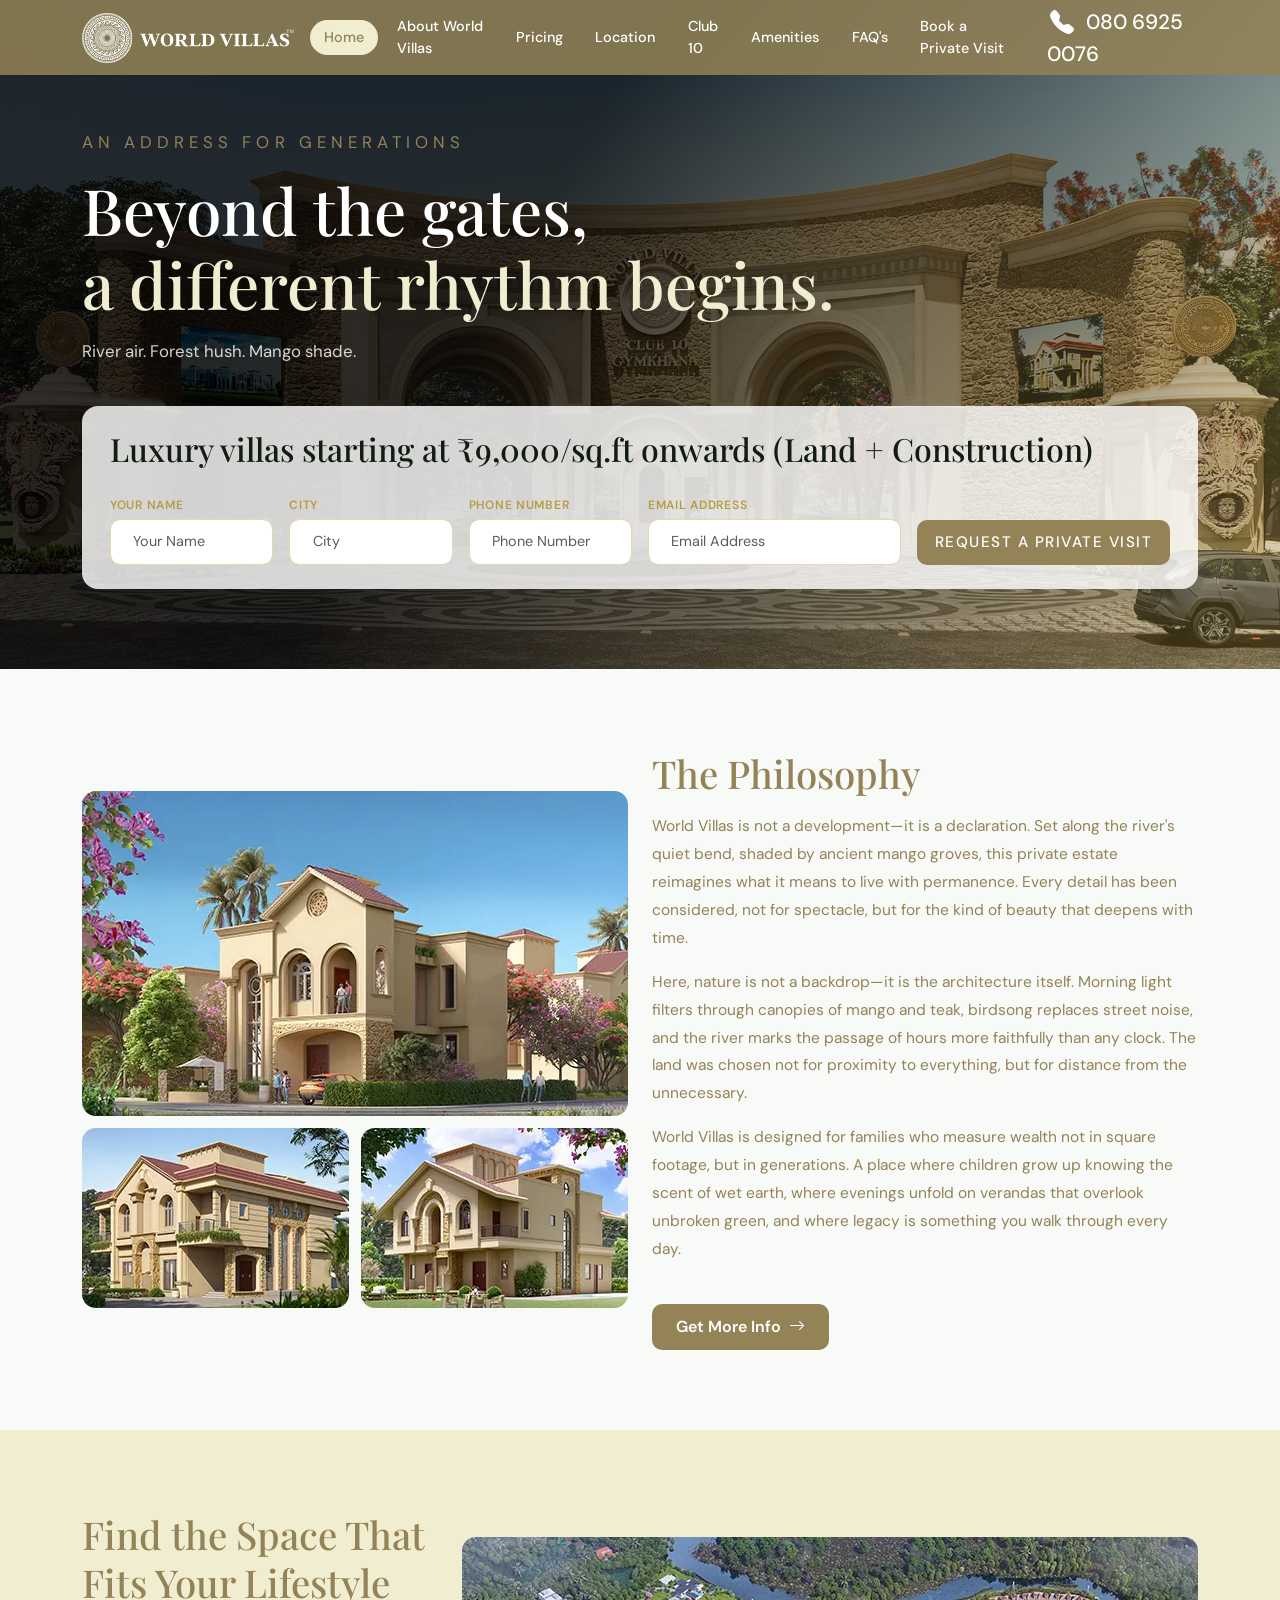
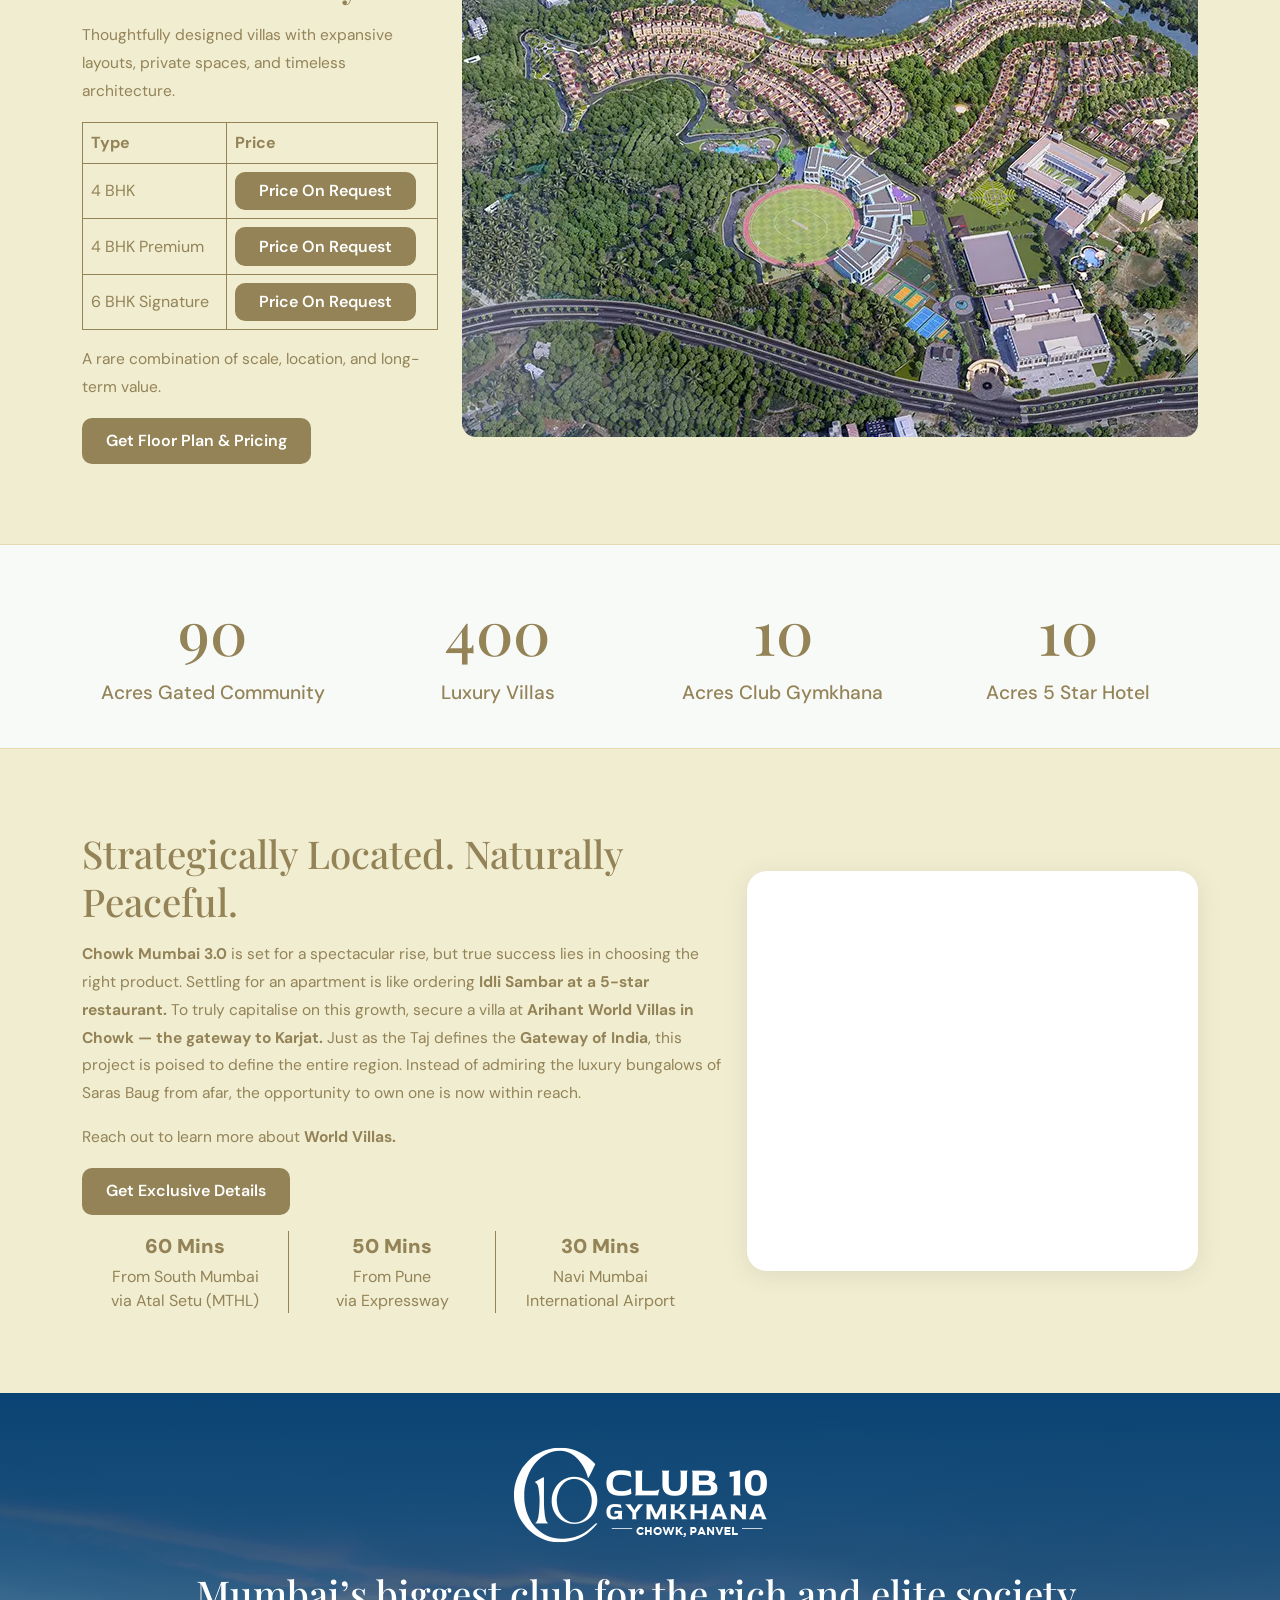
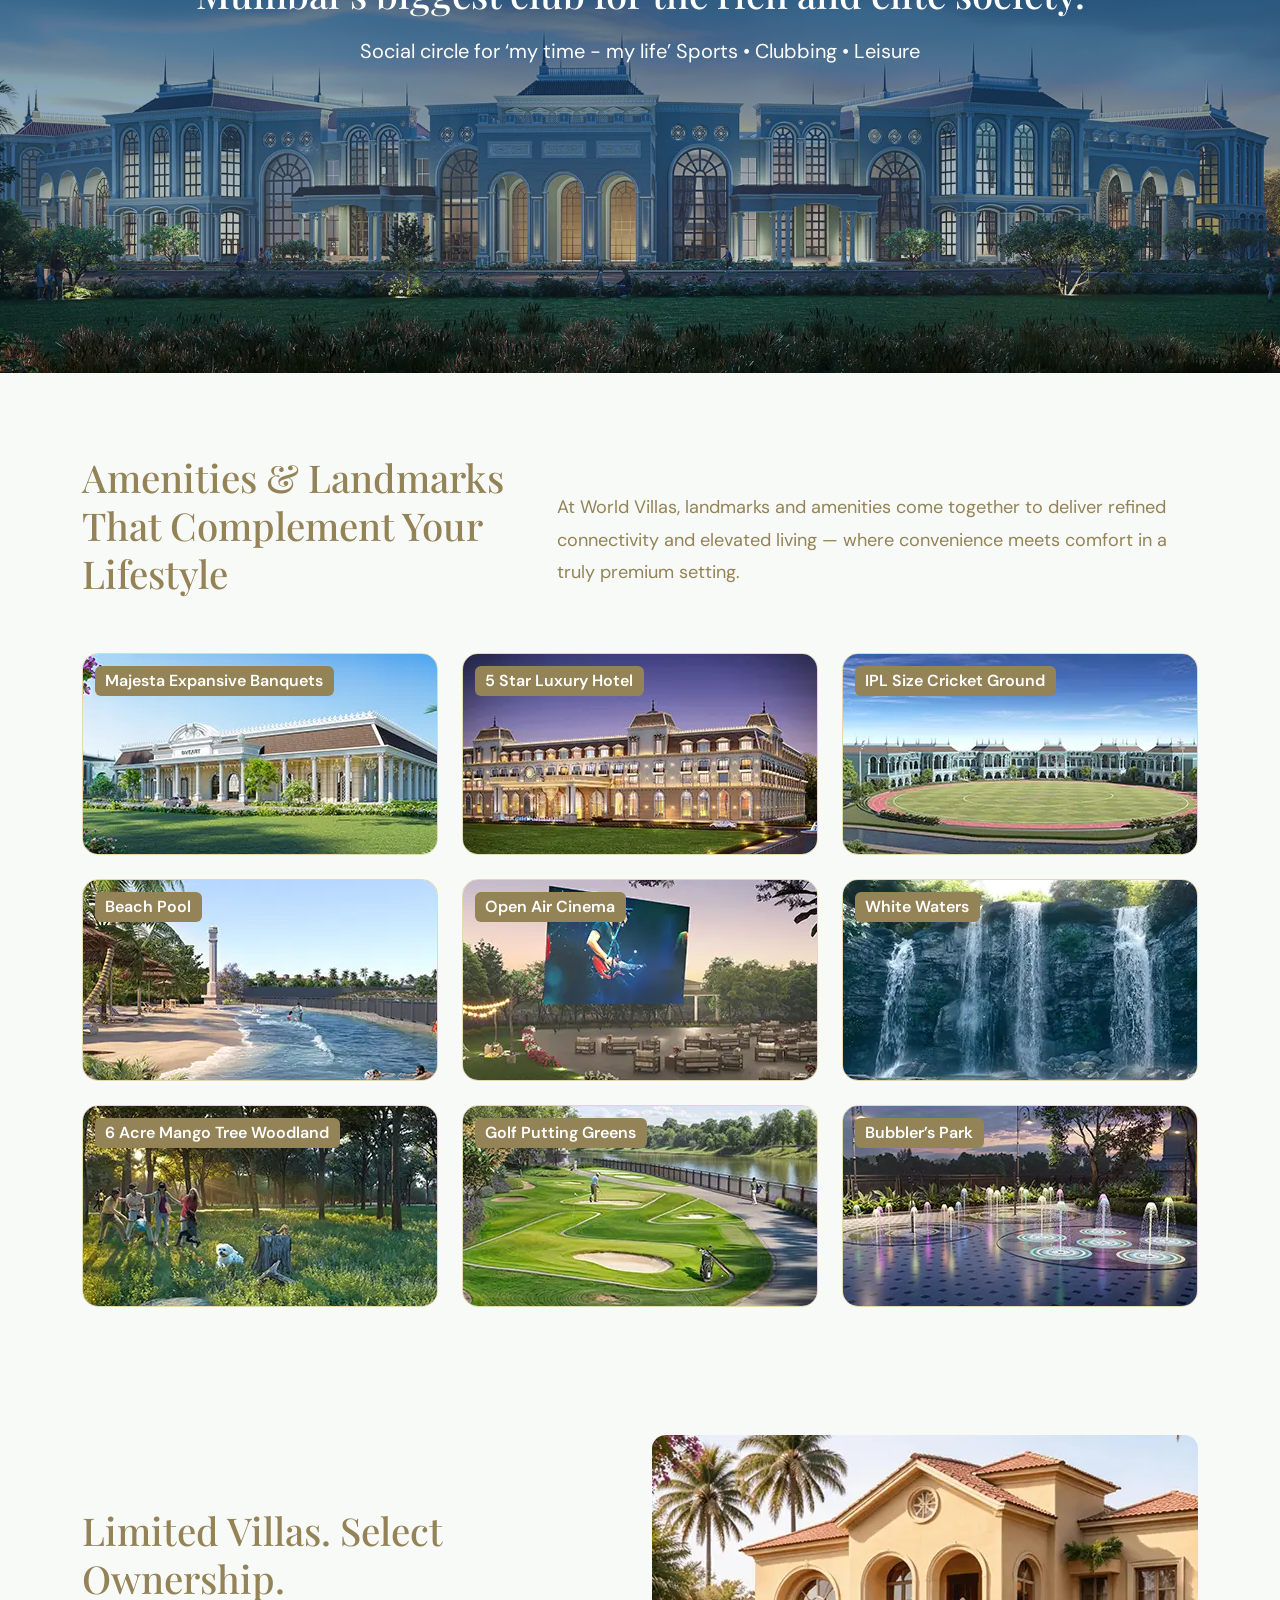
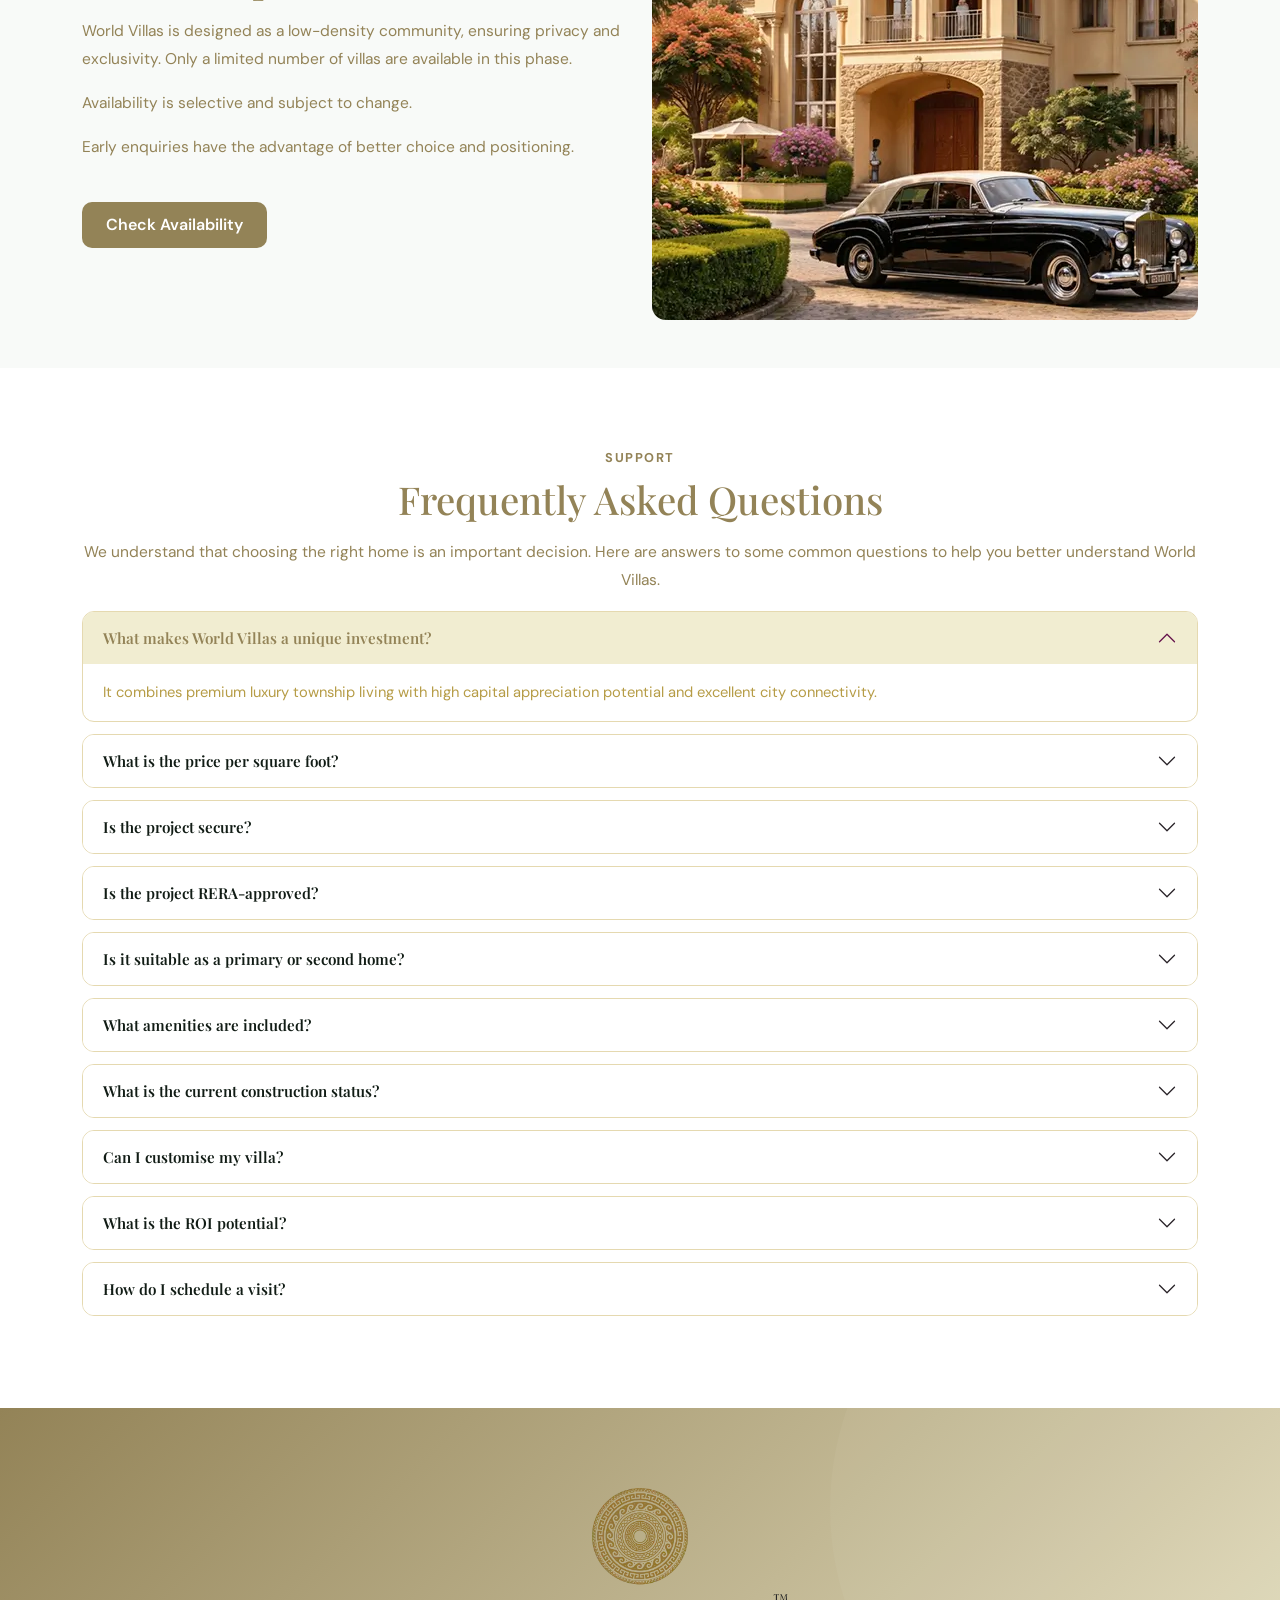
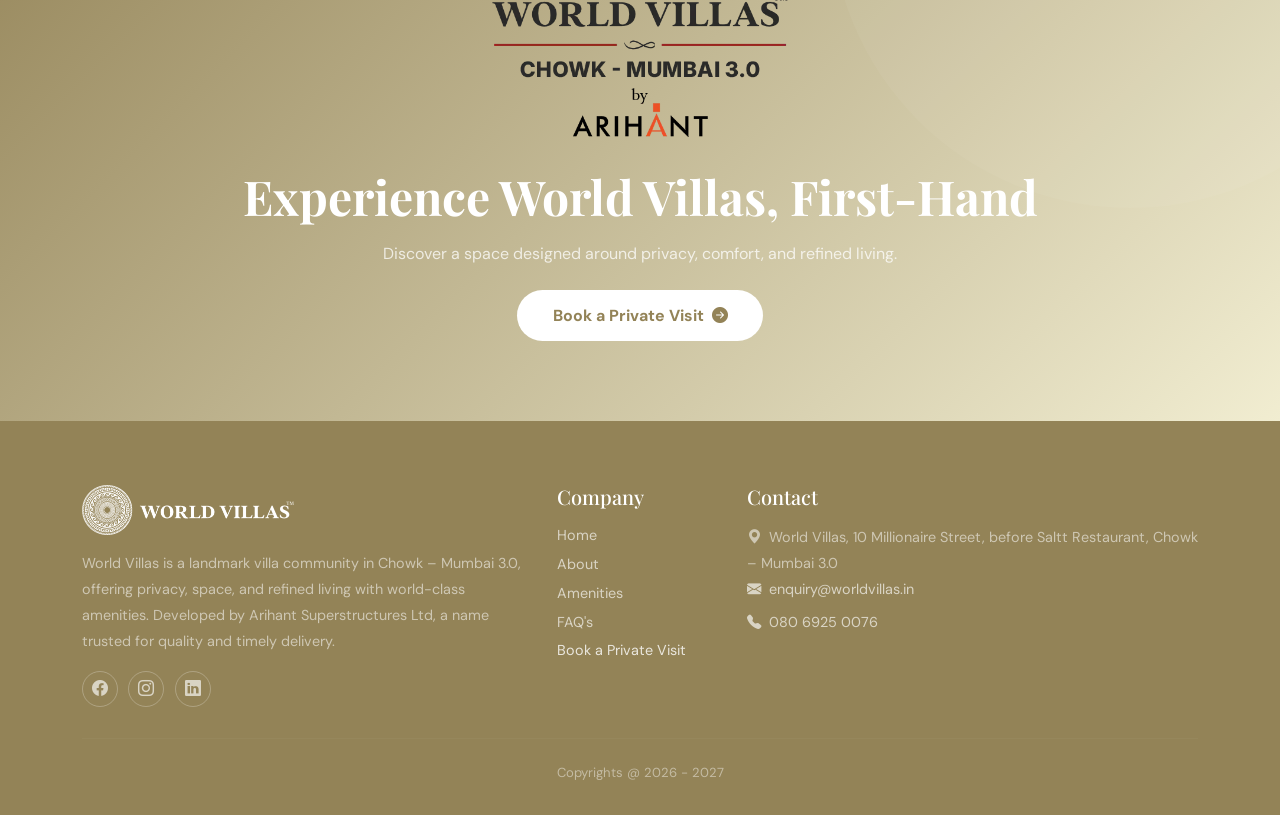
<file: ai (2).html>
<!DOCTYPE html>
<html lang="en">
<head>
  <meta charset="UTF-8" />
  <meta name="viewport" content="width=device-width, initial-scale=1.0"/>
  <title>World Villas</title>
  <link rel="apple-touch-icon" sizes="180x180" href="image/favicon/apple-touch-icon.png">
  <link rel="icon" type="image/png" sizes="32x32" href="image/favicon/favicon-32x32.png">
  <link rel="icon" type="image/png" sizes="16x16" href="image/favicon/favicon-16x16.png">
  <link rel="manifest" href="image/favicon/site.webmanifest">
  <!-- Meta Pixel Code -->
  <script>
  !function(f,b,e,v,n,t,s)
  {if(f.fbq)return;n=f.fbq=function(){n.callMethod?
  n.callMethod.apply(n,arguments):n.queue.push(arguments)};
  if(!f._fbq)f._fbq=n;n.push=n;n.loaded=!0;n.version='2.0';
  n.queue=[];t=b.createElement(e);t.async=!0;
  t.src=v;s=b.getElementsByTagName(e)[0];
  s.parentNode.insertBefore(t,s)}(window, document,'script',
  'https://connect.facebook.net/en_US/fbevents.js');
  fbq('init', '946411637967908');
  fbq('track', 'PageView');
  </script>
  <noscript><img height="1" width="1" style="display:none"
  src="https://www.facebook.com/tr?id=946411637967908&ev=PageView&noscript=1"
  /></noscript>
  <!-- End Meta Pixel Code -->

  <!-- Google Tag Manager -->
  <script>(function(w,d,s,l,i){w[l]=w[l]||[];w[l].push({'gtm.start':
  new Date().getTime(),event:'gtm.js'});var f=d.getElementsByTagName(s)[0],
  j=d.createElement(s),dl=l!='dataLayer'?'&l='+l:'';j.async=true;j.src=
  'https://www.googletagmanager.com/gtm.js?id='+i+dl;f.parentNode.insertBefore(j,f);
  })(window,document,'script','dataLayer','GTM-PF8W9ZGP');</script>
  <!-- End Google Tag Manager -->

  <!-- Bootstrap 5.3 -->
  <link href="css/bootstrap.min.css" rel="stylesheet"/>
  <!-- Bootstrap Icons -->
  <link href="https://cdn.jsdelivr.net/npm/bootstrap-icons@1.11.3/font/bootstrap-icons.min.css" rel="stylesheet"/>
  <!-- Custom Css -->
  <link href="css/style.css" rel="stylesheet"/>
  <!-- Google Fonts -->
  <link href="https://fonts.googleapis.com/css2?family=Playfair+Display:wght@500;700&family=DM+Sans:wght@300;400;500;600&display=swap" rel="stylesheet"/>
</head>
<body>
<!-- Google Tag Manager (noscript) -->
<noscript><iframe src="https://www.googletagmanager.com/ns.html?id=GTM-PF8W9ZGP"
height="0" width="0" style="display:none;visibility:hidden"></iframe></noscript>
<!-- End Google Tag Manager (noscript) -->
<!-- ═══════════════════════ NAVBAR ═══════════════════════ -->
<nav class="navbar navbar-expand-lg">
  <div class="container">
    <a class="navbar-brand" href="#">
      <img src="image/logo.webp" class="logo">
    </a>
    <button class="navbar-toggler border-0" type="button" data-bs-toggle="collapse" data-bs-target="#navMain" style="filter:invert(1);">
      <span class="navbar-toggler-icon"></span>
    </button>
    <div class="collapse navbar-collapse justify-content-end" id="navMain">
      <ul class="navbar-nav align-items-lg-center gap-1">
        <li class="nav-item"><a class="nav-link active" href="#home">Home</a></li>
        <li class="nav-item"><a class="nav-link" href="#about">About World Villas</a></li>
        <li class="nav-item"><a class="nav-link" href="#pricing">Pricing</a></li>
        <li class="nav-item"><a class="nav-link" href="#map">Location</a></li>
        <li class="nav-item"><a class="nav-link" href="#club-10">Club 10</a></li>
        <li class="nav-item"><a class="nav-link" href="#properties">Amenities</a></li>
        <li class="nav-item"><a class="nav-link" href="#faq">FAQ's</a></li>
        <li class="nav-item"><a class="nav-link" data-bs-toggle="modal" data-bs-target="#leadModal">Book a Private Visit</a></li>
        <li class="nav-item header-call"><a class="nav-link" href="tel:08069250076"><i class="bi bi-telephone-fill me-1 phone-shake" style="color:var(--green-accent);"></i> 080 6925 0076</a></li>
      </ul>
    </div>
    <!-- <a class="nav-link btn-nav ms-auto" href="#">Login</a> -->
  </div>
</nav>

<!-- ═══════════════════════ HERO ═══════════════════════════ -->
<section class="hero" id="home">
  <div class="container hero-content">
    <div class="row">
      <div class="col-lg-12">
        <!-- Pill tabs -->
        <!-- <ul class="nav hero-tabs gap-3 mb-4 fade-up">
          <li class="nav-item"><a class="nav-link active" href="#">Home</a></li>
          <li class="nav-item"><a class="nav-link active" href="#">Apartments</a></li>
          <li class="nav-item"><a class="nav-link active" href="#">Residential</a></li>
        </ul> -->
        <p class="intro-text">AN ADDRESS FOR GENERATIONS</p>
        <h1 class="fade-up" style="animation-delay:.1s">
          Beyond the gates, <br><em>a different rhythm begins.</em>
        </h1>
        <p class="mt-3 fade-up" style="animation-delay:.2s">
          River air. Forest hush. Mango shade.
        </p>

        <!-- Search card -->
        <!-- <div class="search-card fade-up" style="animation-delay:.3s">
          <div class="row g-3 align-items-end">
            <div class="col-md-12">
              <h2>Step Into Your Private World</h2>
            </div>
            <div class="col-md-2 col-12">
              <label>Your Name</label>
              <input class="form-control" type="text" placeholder="Your Name">
            </div>
            <div class="col-md-2 col-12">
              <label>City</label>
              <input class="form-control" type="text" placeholder="City">
            </div>
            <div class="col-md-2 col-12">
              <label>Phone Number</label>
              <input class="form-control" type="text" placeholder="Phone Number">
            </div>
            <div class="col-md-3 col-12">
              <label>Email Address</label>
              <input class="form-control" type="text" placeholder="Email Address">
            </div>
            <div class="col-md-3 col-12 d-flex">
              <button class="btn-search w-100 justify-content-center">
                Request A Private Visit
              </button>
            </div>
          </div>
        </div> -->
        <form action="https://api.web3forms.com/submit" method="POST">
          <!-- Web3Forms Key -->
          <input type="hidden" name="access_key" value="5745cb67-662c-40c2-b160-0d0565ea4385">
          <input type="hidden" name="subject" value="New Private Visit Request — World Villas">
          <input type="hidden" name="from_name" value="World Villas Website">
          <input type="hidden" name="redirect" value="https://www.worldvillas.co.in/thankyou">
        	<input type="hidden" name="utm_source">	
        	<input type="hidden" name="utm_medium">
        	<input type="hidden" name="utm_campaign">
        	<input type="hidden" name="utm_content">
        	<input type="hidden" name="utm_term">
        	<input type="hidden" name="gclid">
          <div class="search-card fade-up" style="animation-delay:.3s">
            <div class="row g-3 align-items-end">
              <div class="col-md-12">
                <h2>Luxury villas starting at ₹9,000/sq.ft onwards (Land + Construction)</h2>
              </div>

              <div class="col-md-2 col-12">
                <label>Your Name</label>
                <input
                  class="form-control"
                  type="text"
                  name="name"
                  placeholder="Your Name"
                  required
                >
              </div>

              <div class="col-md-2 col-12">
                <label>City</label>
                <input
                  class="form-control"
                  type="text"
                  name="city"
                  placeholder="City"
                  required
                >
              </div>

              <div class="col-md-2 col-12">
                <label>Phone Number</label>
                <input
                  class="form-control"
                  type="tel"
                  id="phone"
                  name="phone"
                  placeholder="Phone Number"
                  maxlength="10"
                  pattern="[6-9][0-9]{9}"
                  inputmode="numeric"
                  required
                >
              </div>

              <div class="col-md-3 col-12">
                <label>Email Address</label>
                <input
                  class="form-control"
                  type="email"
                  name="email"
                  placeholder="Email Address"
                  required
                >
              </div>

              <div class="col-md-3 col-12 d-flex">
                <button
                  type="submit"
                  class="btn-search w-100 justify-content-center"
                >
                  Request A Private Visit
                </button>
              </div>
            </div>
          </div>
        </form>
      </div>
    </div>
  </div>
</section>

<!-- ═══════════════════════ ABOUT / PRIMARY HOME ══════════ -->
<section id="about">
  <div class="container">
    <div class="row align-items-center">
      <!-- Image grid -->
      <div class="col-lg-6 fade-up">
        <div class="feat-img-grid">
          <img src="image/about-1.webp" alt="Modern home">
          <img src="image/about-2.webp" alt="Interior">
          <img src="image/about-3.webp" alt="Architecture">
        </div>
        <!-- Price badge floating -->
        <!-- <div class="price-badge mt-3 d-inline-flex flex-column">
          <span style="font-size:.78rem;opacity:.7;text-transform:uppercase;letter-spacing:.08em;">Price starts at</span>
          <span class="price">$234k</span>
          <span style="font-size:.78rem;opacity:.7;margin-top:.2rem;">We connect buyers and sellers.</span>
          <a href="#properties" class="btn btn-sm btn-outline-light mt-2 rounded-pill px-3" style="font-size:.8rem;">Details →</a>
        </div> -->
      </div>

      <!-- Text -->
      <div class="col-lg-6 fade-up" style="animation-delay:.15s">
        <h2 class="section-title">The Philosophy</h2>
        <p class="section-body mt-3">World Villas is not a development—it is a declaration. Set along the river's quiet bend, shaded by ancient mango groves, this private estate reimagines what it means to live with permanence. Every detail has been considered, not for spectacle, but for the kind of beauty that deepens with time.</p>
        <p class="section-body mt-3">Here, nature is not a backdrop—it is the architecture itself. Morning light filters through canopies of mango and teak, birdsong replaces street noise, and the river marks the passage of hours more faithfully than any clock. The land was chosen not for proximity to everything, but for distance from the unnecessary.</p>
        <p class="section-body mt-3">World Villas is designed for families who measure wealth not in square footage, but in generations. A place where children grow up knowing the scent of wet earth, where evenings unfold on verandas that overlook unbroken green, and where legacy is something you walk through every day.</p>
        <a data-bs-toggle="modal" data-bs-target="#leadModal" class="btn-primary-green mt-4 text-decoration-none">
          Get More Info <i class="bi bi-arrow-right"></i>
        </a>
      </div>
    </div>
  </div>
</section>

<!-- ═══════════════════════ PRICING / FLOOR PLAN ════════════════════ -->
<section class="map-section pricing" id="pricing">
  <div class="container">
    <div class="row align-items-center">
      <div class="col-lg-4 fade-up">
        <h2 class="section-title">Find the Space That Fits Your Lifestyle</h2>
        <p class="section-body mt-3">
          Thoughtfully designed villas with expansive layouts, private spaces, and timeless architecture.
        </p>
        <table class="table table-bordered">
          <thead>
            <tr>
              <th scope="col">Type</th>
              <th scope="col">Price</th>
            </tr>
          </thead>
          <tbody>
            <tr>
              <td>4 BHK</td>
              <td>
                <a data-bs-toggle="modal" data-bs-target="#leadModal" class="btn-primary-green text-decoration-none">
                  Price On Request
                </a>
              </td>
            </tr>
            <tr>
              <td>4 BHK Premium</td>
              <td>
                <a data-bs-toggle="modal" data-bs-target="#leadModal" class="btn-primary-green text-decoration-none">
                  Price On Request
                </a>
              </td>
            </tr>
            <tr>
              <td>6 BHK Signature</td>
              <td>
                <a data-bs-toggle="modal" data-bs-target="#leadModal" class="btn-primary-green text-decoration-none">
                  Price On Request
                </a>
              </td>
            </tr>
          </tbody>
        </table>
        <p class="section-body">A rare combination of scale, location, and long-term value.</p>
        <a data-bs-toggle="modal" data-bs-target="#leadModal" class="btn-primary-green text-decoration-none">
          Get Floor Plan & Pricing
        </a>
      </div>
      <div class="col-lg-8 fade-up" style="animation-delay:.15s">
        <div class="img-card">
          <img src="image/pricing-image.webp" alt="Modern home">
        </div>
      </div>
    </div>
  </div>
</section>

<!-- ═══════════════════════ STATS BAR ══════════════════════ -->
<div class="stats-bar">
  <div class="container">
    <div class="row text-center g-4">
      <div class="col-6 col-md-3 stat-item fade-up">
        <div class="num" data-target="90">0</div>
        <div class="lbl">Acres Gated Community</div>
      </div>
      <div class="col-6 col-md-3 stat-item fade-up" style="animation-delay:.1s">
        <div class="num" data-target="400">0</div>
        <div class="lbl">Luxury Villas</div>
      </div>
      <div class="col-6 col-md-3 stat-item fade-up" style="animation-delay:.2s">
        <div class="num" data-target="10">0</div>
        <div class="lbl">Acres Club Gymkhana</div>
      </div>
      <div class="col-6 col-md-3 stat-item fade-up" style="animation-delay:.3s">
        <div class="num" data-target="10">0</div>
        <div class="lbl">Acres 5 Star Hotel</div>
      </div>
    </div>
  </div>
</div>

<!-- ═══════════════════════ MAP SECTION ════════════════════ -->
<section class="map-section" id="map">
  <div class="container">
    <div class="row align-items-center">
      <div class="col-lg-7 fade-up">
        <h2 class="section-title">Strategically Located. Naturally Peaceful.</h2>
        <p class="section-body mt-3">
          <b>Chowk Mumbai 3.0</b> is set for a spectacular rise, but true success lies in choosing the right product. Settling for an apartment is like ordering <b>Idli Sambar at a 5-star restaurant.</b> To truly capitalise on this growth, secure a villa at <b>Arihant World Villas in Chowk — the gateway to Karjat.</b> Just as the Taj defines the <b>Gateway of India</b>, this project is poised to define the entire region. Instead of admiring the luxury bungalows of Saras Baug from afar, the opportunity to own one is now within reach.
        </p>
        <p class="section-body mt-1">Reach out to learn more about <b>World Villas.</b></p>
        <a data-bs-toggle="modal" data-bs-target="#leadModal" class="btn-primary-green text-decoration-none">
          Get Exclusive Details
        </a>
        <ul class="map-stats mt-3">
          <li>60 Mins <p>From South Mumbai <br><span>via Atal Setu (MTHL)</span></p></li>
          <li>50 Mins <p>From Pune <br><span>via Expressway</span></p></li>
          <li>30 Mins <p>Navi Mumbai <br><span>International Airport</span></p></li>
        </ul>
        <!-- <a href="#properties" class="btn-primary-green mt-4 text-decoration-none">
          <i class="bi bi-geo-alt-fill"></i> Find Nearest Properties
        </a> -->
      </div>
      <div class="col-lg-5 fade-up" style="animation-delay:.15s">
        <div class="map-card">
          <iframe src="https://www.google.com/maps/embed?pb=!1m18!1m12!1m3!1d3774.690534681531!2d73.2630728!3d18.900805200000004!2m3!1f0!2f0!3f0!3m2!1i1024!2i768!4f13.1!3m3!1m2!1s0x3be7e58340b570eb%3A0x53ac8301eea01f70!2sArihant%20World%20Villas!5e0!3m2!1sen!2sin!4v1776164386066!5m2!1sen!2sin" allowfullscreen="" loading="lazy" referrerpolicy="no-referrer-when-downgrade"></iframe>
        </div>
      </div>
    </div>
  </div>
</section>

<!-- ═══════════════════════ club 10 ═════════════════════ -->
<section id="club-10" style="background-image: url(image/club-10-bg.webp);">
  <div class="container">
    <img src="image/c10-logo.png">
    <h2 class="section-title">Mumbai’s biggest club for the rich and elite society.</h2>
    <p class="section-body mt-3">Social circle for ‘my time - my life’ Sports • Clubbing • Leisure</p>
  </div>
</section>

<!-- ═══════════════════════ PROPERTIES ═════════════════════ -->
<section id="properties">
  <div class="container">
    <div class="row align-items-end mb-5">
      <div class="col-lg-5 fade-up">
        <h2 class="section-title">Amenities & Landmarks That Complement Your Lifestyle</h2>
      </div>
      <div class="col-lg-7 fade-up" style="animation-delay:.1s">
        <p class="section-body">
          At World Villas, landmarks and amenities come together to deliver refined connectivity and elevated living — where convenience meets comfort in a truly premium setting.
        </p>
      </div>
    </div>

    <div class="row g-4" id="propGrid">
      <!-- Cards injected by JS -->
    </div>
  </div>
</section>


<!-- ═══════════════════════ lIMITED VILLAS ══════════ -->
<section id="limited" class="limited">
  <div class="container">
    <div class="row align-items-center">

      <!-- Text -->
      <div class="col-lg-6 fade-up" style="animation-delay:.15s">
        <h2 class="section-title">Limited Villas. Select Ownership.</h2>
        <p class="section-body mt-3">World Villas is designed as a low-density community, ensuring privacy and exclusivity. Only a limited number of villas are available in this phase.</p>
        <p class="section-body">Availability is selective and subject to change.</p>
        <p class="section-body">Early enquiries have the advantage of better choice and positioning.</p>
        <a data-bs-toggle="modal" data-bs-target="#leadModal" class="btn-primary-green mt-4 text-decoration-none">
          Check Availability
        </a>
      </div>

      <!-- Image grid -->
      <div class="col-lg-6 fade-up">
        <div class="img-card">
          <img src="image/limited-villas.webp" alt="Modern home">
        </div>
      </div>
    </div>
  </div>
</section>
<!-- ═══════════════════════ FAQ ═════════════════════════════ -->
<section class="faq-section" id="faq">
  <div class="container">
    <div class="row align-items-start">
      <div class="col-lg-12 fade-up">
        <p class="section-label">Support</p>
        <h2 class="section-title">Frequently Asked Questions</h2>
        <p class="section-body mt-3">
          We understand that choosing the right home is an important decision. Here are answers to some common questions to help you better understand World Villas.
        </p>
      </div>
      <div class="col-lg-12 fade-up" style="animation-delay:.15s">
        <div class="accordion" id="faqAccordion">
          <div class="accordion-item">
            <h2 class="accordion-header">
              <button class="accordion-button" type="button" data-bs-toggle="collapse" data-bs-target="#faq1">
                What makes World Villas a unique investment?
              </button>
            </h2>
            <div id="faq1" class="accordion-collapse collapse show" data-bs-parent="#faqAccordion">
              <div class="accordion-body">
                It combines premium luxury township living with high capital appreciation potential and excellent city connectivity.
              </div>
            </div>
          </div>
          <div class="accordion-item">
            <h2 class="accordion-header">
              <button class="accordion-button collapsed" type="button" data-bs-toggle="collapse" data-bs-target="#faq2">
                What is the price per square foot?
              </button>
            </h2>
            <div id="faq2" class="accordion-collapse collapse" data-bs-parent="#faqAccordion">
              <div class="accordion-body">
                The villas are priced at ₹ 9,000 per sq. ft., offering superior value compared to higher-priced luxury competitors.
              </div>
            </div>
          </div>
          <div class="accordion-item">
            <h2 class="accordion-header">
              <button class="accordion-button collapsed" type="button" data-bs-toggle="collapse" data-bs-target="#faq3">
                Is the project secure?
              </button>
            </h2>
            <div id="faq3" class="accordion-collapse collapse" data-bs-parent="#faqAccordion">
              <div class="accordion-body">
                Yes, it is a fully gated community with 24/7 multi-tier security and controlled access for total privacy.
              </div>
            </div>
          </div>
          <div class="accordion-item">
            <h2 class="accordion-header">
              <button class="accordion-button collapsed" type="button" data-bs-toggle="collapse" data-bs-target="#faq4">
                Is the project RERA-approved?
              </button>
            </h2>
            <div id="faq4" class="accordion-collapse collapse" data-bs-parent="#faqAccordion">
              <div class="accordion-body">
                 Yes, World Villas is fully RERA compliant with all legal clearances and verified land titles in place. We can share the RERA registration number and legal documents during your site visit.
              </div>
            </div>
          </div>


          <div class="accordion-item">
            <h2 class="accordion-header">
              <button class="accordion-button collapsed" type="button" data-bs-toggle="collapse" data-bs-target="#faq5">
                Is it suitable as a primary or second home?
              </button>
            </h2>
            <div id="faq5" class="accordion-collapse collapse" data-bs-parent="#faqAccordion">
              <div class="accordion-body">
                 Both; it offers a peaceful environment for a second home while remaining well-connected for daily city living.
              </div>
            </div>
          </div>
          <div class="accordion-item">
            <h2 class="accordion-header">
              <button class="accordion-button collapsed" type="button" data-bs-toggle="collapse" data-bs-target="#faq6">
                What amenities are included?
              </button>
            </h2>
            <div id="faq6" class="accordion-collapse collapse" data-bs-parent="#faqAccordion">
              <div class="accordion-body">
                 Residents have access to a luxury clubhouse, fitness centres, landscaped gardens, and dedicated recreation zones.
              </div>
            </div>
          </div>
          <div class="accordion-item">
            <h2 class="accordion-header">
              <button class="accordion-button collapsed" type="button" data-bs-toggle="collapse" data-bs-target="#faq7">
                What is the current construction status?
              </button>
            </h2>
            <div id="faq7" class="accordion-collapse collapse" data-bs-parent="#faqAccordion">
              <div class="accordion-body">
                 Construction is progressing rapidly on schedule; contact us for a detailed milestone report or site visit.
              </div>
            </div>
          </div>
          <div class="accordion-item">
            <h2 class="accordion-header">
              <button class="accordion-button collapsed" type="button" data-bs-toggle="collapse" data-bs-target="#faq8">
                Can I customise my villa?
              </button>
            </h2>
            <div id="faq8" class="accordion-collapse collapse" data-bs-parent="#faqAccordion">
              <div class="accordion-body">
                 Yes, we offer internal customisation options to ensure your home fits your personal style and requirements.
              </div>
            </div>
          </div>
          <div class="accordion-item">
            <h2 class="accordion-header">
              <button class="accordion-button collapsed" type="button" data-bs-toggle="collapse" data-bs-target="#faq9">
                What is the ROI potential?
              </button>
            </h2>
            <div id="faq9" class="accordion-collapse collapse" data-bs-parent="#faqAccordion">
              <div class="accordion-body">
                 With growing infrastructure in Mumbai 3.0 and a competitive entry price, the project is positioned for strong long-term appreciation.
              </div>
            </div>
          </div>
          <div class="accordion-item">
            <h2 class="accordion-header">
              <button class="accordion-button collapsed" type="button" data-bs-toggle="collapse" data-bs-target="#faq10">
                How do I schedule a visit?
              </button>
            </h2>
            <div id="faq10" class="accordion-collapse collapse" data-bs-parent="#faqAccordion">
              <div class="accordion-body">
                 Simply submit your details, and our team will coordinate a private site tour at your convenience.
                 <a class="btn-faq" data-bs-toggle="modal" data-bs-target="#leadModal">Book a Private Visit</a>
              </div>
            </div>
          </div>
        </div>
      </div>
    </div>
  </div>
</section>



<!-- ═══════════════════════ CTA BANNER ═════════════════════ -->
<section class="cta-banner text-center">
  <div class="container position-relative fade-up">
    <img src="image/wv-logo.webp">
    <h2>Experience World Villas, First-Hand</h2>
    <p class="mt-3 mb-4">
      Discover a space designed around privacy, comfort, and refined living.
    </p>
    <a data-bs-toggle="modal" data-bs-target="#leadModal" class="btn-cta text-decoration-none">
      Book a Private Visit <i class="bi bi-arrow-right-circle-fill"></i>
    </a>
  </div>
</section>

<!-- ═══════════════════════ NATURE STRIP ═══════════════════ -->
<!-- <section style="background:var(--gold-dark);padding:4rem 0;">
  <div class="container">
    <div class="row align-items-center g-4">
      <div class="col-lg-6 fade-up">
        <h2 class="display-font" style="color:#fff;font-size:clamp(1.6rem,3vw,2.4rem);">
          Discover Nature Wonders<br>with Expert Guidance
        </h2>
      </div>
      <div class="col-lg-6 fade-up" style="animation-delay:.1s">
        <p style="color:rgba(255,255,255,.7);line-height:1.8;">
          We connect buyers and sellers through a trusted platform with verified properties,
          transparent deals, and expert guidance—supporting you at every step of your journey
          into a greener, more connected lifestyle.
        </p>
      </div>
    </div>
  </div>
</section> -->

<!-- ═══════════════════════ FOOTER ══════════════════════════ -->
<footer id="contact">
  <div class="container">
    <div class="row mb-4">
      <div class="col-lg-5">
        <div class="footer-brand mb-3">
          <img src="image/logo.webp" class="logo">
        </div>
        <p style="color:rgba(255,255,255,.55);font-size:.9rem;line-height:1.8;">
          World Villas is a landmark villa community in Chowk – Mumbai 3.0, offering privacy, space, and refined living with world-class amenities. Developed by Arihant Superstructures Ltd, a name trusted for quality and timely delivery.
        </p>
        <div class="mt-3">
          <a href="https://www.facebook.com/profile.php?id=100091756993900" class="social-icon" target="_blank"><i class="bi bi-facebook"></i></a>
          <a href="https://www.instagram.com/worldvillas_official/" class="social-icon" target="_blank"><i class="bi bi-instagram"></i></a>
          <a href="https://in.linkedin.com/company/world-villas" class="social-icon" target="_blank"><i class="bi bi-linkedin"></i></a>
        </div>
      </div>
      <div class="col-6 col-lg-2">
        <h5>Company</h5>
        <a href="#home">Home</a>
        <a href="#about">About</a>
        <a href="#properties">Amenities</a>
        <a href="#faq">FAQ's</a>
        <a data-bs-toggle="modal" data-bs-target="#leadModal">Book a Private Visit</a>
      </div>
      <!-- <div class="col-6 col-lg-2">
        <h5>Help</h5>
        <a href="#">FAQ</a><a href="#">Blog</a>
        <a href="#">How it Works</a><a href="#">Privacy Policy</a>
      </div> -->
      <div class="col-lg-5">
        <h5>Contact</h5>
        <p style="color:rgba(255,255,255,.55);font-size:.9rem;line-height:1.8;">
          <i class="bi bi-geo-alt-fill me-2" style="color:var(--green-accent);"></i>World Villas, 10 Millionaire Street, before Saltt Restaurant, Chowk – Mumbai 3.0<br>
          <a href="mailto:enquiry@worldvillas.in"><i class="bi bi-envelope-fill me-2" style="color:var(--green-accent);"></i>enquiry@worldvillas.in</a>
          <a href="tel:08069250076"><i class="bi bi-telephone-fill me-2" style="color:var(--green-accent);"></i>080 6925 0076</a>
        </p>
      </div>
    </div>
    <hr class="footer-divider">
    <div class="d-flex flex-wrap justify-content-center align-items-center footer-bottom py-2">
      <span>Copyrights @ 2026 - 2027</span>
      <!-- <div class="d-flex gap-3 mt-2 mt-md-0">
        <a href="#" style="color:rgba(255,255,255,.45);font-size:.82rem;text-decoration:none;">Terms &amp; Conditions</a>
        <a href="#" style="color:rgba(255,255,255,.45);font-size:.82rem;text-decoration:none;">Privacy Policy</a>
      </div> -->
    </div>
  </div>
</footer>
<div class="modal fade" id="leadModal" tabindex="-1" aria-labelledby="leadModalLabel" aria-hidden="true">
  <div class="modal-dialog modal-dialog-centered modal-md">
    <div class="modal-content border-0 rounded-4">
      <div class="modal-header border-0">
        <h5 class="modal-title" id="leadModalLabel">
          Get private pricing details
        </h5>
        <button
          type="button"
          class="btn-close"
          data-bs-dismiss="modal"
          aria-label="Close"
        ></button>
      </div>

      <div class="modal-body">
        <form action="https://api.web3forms.com/submit" method="POST">
          <input type="hidden" name="access_key" value="5745cb67-662c-40c2-b160-0d0565ea4385">
          <input type="hidden" name="subject" value="New Private Visit Request — World Villas">
          <input type="hidden" name="from_name" value="World Villas Website">
          <input type="hidden" name="redirect" value="https://www.worldvillas.co.in/thankyou">
        	<input type="hidden" name="utm_source">	
        	<input type="hidden" name="utm_medium">
        	<input type="hidden" name="utm_campaign">
        	<input type="hidden" name="utm_content">
        	<input type="hidden" name="utm_term">
        	<input type="hidden" name="gclid">
          <div class="row g-3">
            <div class="col-12">
              <label>Your Name</label>
              <input
                class="form-control"
                type="text"
                name="name"
                placeholder="Your Name"
                required
              >
            </div>

            <div class="col-12">
              <label>City</label>
              <input
                class="form-control"
                type="text"
                name="city"
                placeholder="City"
                required
              >
            </div>

            <div class="col-12">
              <label>Phone Number</label>
              <input
                class="form-control"
                type="tel"
                id="modalPhone"
                name="phone"
                placeholder="Phone Number"
                maxlength="10"
                pattern="[6-9][0-9]{9}"
                required
              >
            </div>

            <div class="col-12">
              <label>Email Address</label>
              <input
                class="form-control"
                type="email"
                name="email"
                placeholder="Email Address"
                required
              >
            </div>

            <div class="col-12">
              <button
                type="submit"
                class="btn btn-dark w-100 py-3"
              >
                Request A Private Visit
              </button>
            </div>
          </div>
        </form>
      </div>
    </div>
  </div>
</div>
<!-- Bootstrap JS -->
<script src="https://cdn.jsdelivr.net/npm/bootstrap@5.3.3/dist/js/bootstrap.bundle.min.js"></script>

<script>
/* ── Property data ─────────────────────────────────────────── */
const properties = [
  { img:'image/am-1.webp', beds:4, baths:2, sqft:950, title:'Majesta Expansive Banquets', price:'$533,367', type:'Majesta Expansive Banquets' },
  { img:'image/am-6.webp', beds:6, baths:4, sqft:1400, title:'5 Star Luxury Hotel', price:'$533,367', type:'5 Star Luxury Hotel' },
  { img:'image/am-3.webp', beds:5, baths:3, sqft:1200, title:'IPL Size Cricket Ground', price:'$533,367', type:'IPL Size Cricket Ground' },
  { img:'image/am-2.webp', beds:3, baths:2, sqft:820, title:'Beach Pool', price:'$533,367', type:'Beach Pool' },
  { img:'image/am-4.webp', beds:3, baths:2, sqft:780, title:'Open Air Cinema', price:'$533,367', type:'Open Air Cinema' },
  { img:'image/am-5.webp', beds:4, baths:3, sqft:1050, title:'White Waters', price:'$533,367', type:'White Waters' },
  { img:'image/am-7.webp', beds:3, baths:2, sqft:820, title:'6 Acre Mango Tree Woodland', price:'$533,367', type:'6 Acre Mango Tree Woodland' },
  { img:'image/am-8.webp', beds:3, baths:2, sqft:780, title:'Golf Putting Greens', price:'$533,367', type:'Golf Putting Greens' },
  { img:'image/am-9.webp', beds:4, baths:3, sqft:1050, title:'Bubbler’s Park', price:'$533,367', type:'Bubbler’s Park' },
];

const propGrid = document.getElementById('propGrid');
properties.forEach((p, i) => {
  const col = document.createElement('div');
  col.className = 'col-md-6 col-lg-4 fade-up';
  col.style.animationDelay = (i * 0.08) + 's';
  col.innerHTML = `
    <div class="prop-card h-100">
      <div class="position-relative overflow-hidden">
        <img src="${p.img}" alt="${p.title}">
        <span class="badge-type">${p.type}</span>
      </div>
    </div>`;
  propGrid.appendChild(col);
});

/* ── Testimonial data ──────────────────────────────────────── */
const testimonials = [
  { img:'https://images.unsplash.com/photo-1507003211169-0a1dd7228f2d?w=200&q=80', name:'Marcus Reid', role:'Home Buyer', text:'An excellent real estate platform with verified listings and complete transparency. The team guided us professionally from start to finish, making the entire buying process smooth and stress-free.' },
  { img:'https://images.unsplash.com/photo-1494790108377-be9c29b29330?w=200&q=80', name:'Priya Mehta', role:'Property Investor', text:'EstatePrime helped me find my ideal investment property within weeks. The data, listings, and support team are top-notch. Highly recommend for anyone serious about real estate.' },
  { img:'https://images.unsplash.com/photo-1580489944761-15a19d654956?w=200&q=80', name:'Samantha Reeves', role:'First-time Buyer', text:'I was nervous about buying my first home, but EstatePrime made it incredibly straightforward. Their transparent process and expert advisors gave me complete confidence throughout.' },
];



/* ── Scroll fade-in ────────────────────────────────────────── */
const observer = new IntersectionObserver(entries => {
  entries.forEach(e => { if(e.isIntersecting) e.target.classList.add('visible'); });
}, { threshold: 0.12 });
document.querySelectorAll('.fade-up').forEach(el => observer.observe(el));

/* ── Counter animation ─────────────────────────────────────── */
const countObserver = new IntersectionObserver(entries => {
  entries.forEach(e => {
    if (!e.isIntersecting || e.target.dataset.counted) return;
    e.target.dataset.counted = '1';
    const target = +e.target.dataset.target;
    const suffix = target >= 1000 ? '' : '';
    let start = 0;
    const step = target / 60;
    const interval = setInterval(() => {
      start = Math.min(start + step, target);
      e.target.textContent = Math.floor(start).toLocaleString() + suffix;
      if (start >= target) clearInterval(interval);
    }, 16);
  });
}, { threshold: 0.5 });
document.querySelectorAll('.stat-item .num').forEach(el => countObserver.observe(el));

/* ── Filter chips toggle ────────────────────────────────────── */
document.querySelectorAll('.filter-chips .chip').forEach(chip => {
  chip.addEventListener('click', function() {
    document.querySelectorAll('.filter-chips .chip').forEach(c => c.classList.remove('active'));
    this.classList.add('active');
  });
});
</script>
<script>
document.getElementById("phone").addEventListener("input", function () {
  this.value = this.value.replace(/\D/g, "").slice(0, 10);
});
</script>
<script>
window.addEventListener("load", function () {
  const modalEl = document.getElementById("leadModal");
  const leadModal = new bootstrap.Modal(modalEl);

  // Check if user already submitted form
  let isSubmitted = localStorage.getItem("leadSubmitted");

  // First open after 3 sec (only if not submitted)
  if (!isSubmitted) {
    setTimeout(() => {
      leadModal.show();
    }, 3000);
  }

  // Repeat every 10 sec (only if not submitted)
  setInterval(() => {
    if (!modalEl.classList.contains("show") && !localStorage.getItem("leadSubmitted")) {
      leadModal.show();
    }
  }, 10000);

  // When modal closes → mark last close time
  modalEl.addEventListener("hidden.bs.modal", function () {
    localStorage.setItem("lastClosed", Date.now());
  });

  // Phone validation
  document.getElementById("modalPhone").addEventListener("input", function () {
    this.value = this.value.replace(/\D/g, "").slice(0, 10);
  });

  // Form submit hook (IMPORTANT)
  const form = modalEl.querySelector("form");
  if (form) {
    form.addEventListener("submit", function () {
      localStorage.setItem("leadSubmitted", "true");
    });
  }
});
</script>
<script>
const sections = document.querySelectorAll("section[id]");
const navLinks = document.querySelectorAll(".nav-link");

window.addEventListener("scroll", () => {
  let current = "";

  sections.forEach((section) => {
    const sectionTop = section.offsetTop - 120; // offset for navbar
    const sectionHeight = section.offsetHeight;

    if (scrollY >= sectionTop && scrollY < sectionTop + sectionHeight) {
      current = section.getAttribute("id");
    }
  });

  navLinks.forEach((link) => {
    link.classList.remove("active");

    if (link.getAttribute("href") === "#" + current) {
      link.classList.add("active");
    }
  });
});
</script>
<script>
document.querySelectorAll('#navMain .nav-link').forEach(function (link) {
  link.addEventListener('click', function () {
    const navMain = document.getElementById('navMain');
    const navbarCollapse = bootstrap.Collapse.getInstance(navMain);

    if (navMain.classList.contains('show')) {
      bootstrap.Collapse.getOrCreateInstance(navMain).hide();
    }
  });
});
</script>
<!-- Chatbot -->
<script src="https://oto.direct/embed-widget.js" data-chatbot-slug="arihant-worldvillas" data-widget-type="floating" data-button-color="#C8A96A" data-button-size="large" data-variant="icon" async></script>
<script>

/* CAMPAIGN 1 */

async function sendLeadToCRM1(form) {

  const name = form.querySelector('[name="name"]').value;
  const email = form.querySelector('[name="email"]').value;
  const phone = form.querySelector('[name="phone"]').value;

  try {

    await fetch(
      "https://farvisioncloud.com/sfasync/api/syncleads/externalapi",
      {
        method: "POST",

        headers: {
          "Content-Type": "application/json"
        },

        body: JSON.stringify({

          firstName: name,
          lastName: "",
          email: email,
          mobilePhone: phone,
          comments: "",

          originFrom: "Lead from Digital",

          product: "Arihant World Villas",

          campaign: "WV_Srch_BrandCam_6_5_26",

          sourceAccountDescription: "Opelox",

          sourceAccountType: "Agency",

          isUpdatefromUIDate: false,

          isImported: true,

          DumpdataObjectId: "91241085t62268889600867",

          tenantId: 868

        })

      }
    );

    console.log("Campaign 1 Sent");

  }

  catch(error) {

    console.error(error);

  }

}

/* CAMPAIGN 2 */

async function sendLeadToCRM2(form) {

  const name = form.querySelector('[name="name"]').value;
  const email = form.querySelector('[name="email"]').value;
  const phone = form.querySelector('[name="phone"]').value;

  try {

    await fetch(
      "https://farvisioncloud.com/sfasync/api/syncleads/externalapi",
      {
        method: "POST",

        headers: {
          "Content-Type": "application/json"
        },

        body: JSON.stringify({

          firstName: name,
          lastName: "",
          email: email,
          mobilePhone: phone,
          comments: "",

          originFrom: "Lead from Digital",

          product: "Arihant World Villas",

          campaign: "WV_Srch_HighIntent_7_5_26",

          sourceAccountDescription: "Opelox",

          sourceAccountType: "Agency",

          isUpdatefromUIDate: false,

          isImported: true,

          DumpdataObjectId: "91241085t62268889600867",

          tenantId: 868

        })

      }
    );

    console.log("Campaign 2 Sent");

  }

  catch(error) {

    console.error(error);

  }

}

/* CAMPAIGN 3 */

async function sendLeadToCRM3(form) {

  const name = form.querySelector('[name="name"]').value;
  const email = form.querySelector('[name="email"]').value;
  const phone = form.querySelector('[name="phone"]').value;

  try {

    await fetch(
      "https://farvisioncloud.com/sfasync/api/syncleads/externalapi",
      {
        method: "POST",

        headers: {
          "Content-Type": "application/json"
        },

        body: JSON.stringify({

          firstName: name,
          lastName: "",
          email: email,
          mobilePhone: phone,
          comments: "",

          originFrom: "Lead from Digital",

          product: "Arihant World Villas",

          campaign: "WV_Srch_Investor_8_5_26",

          sourceAccountDescription: "Opelox",

          sourceAccountType: "Agency",

          isUpdatefromUIDate: false,

          isImported: true,

          DumpdataObjectId: "91241085t62268889600867",

          tenantId: 868

        })

      }
    );

    console.log("Campaign 3 Sent");

  }

  catch(error) {

    console.error(error);

  }

}

/* CAMPAIGN 4 */

async function sendLeadToCRM4(form) {

  const name = form.querySelector('[name="name"]').value;
  const email = form.querySelector('[name="email"]').value;
  const phone = form.querySelector('[name="phone"]').value;

  try {

    await fetch(
      "https://farvisioncloud.com/sfasync/api/syncleads/externalapi",
      {
        method: "POST",

        headers: {
          "Content-Type": "application/json"
        },

        body: JSON.stringify({

          firstName: name,
          lastName: "",
          email: email,
          mobilePhone: phone,
          comments: "",

          originFrom: "Lead from Digital",

          product: "Arihant World Villas",

          campaign: "WV_Srch_Location_8_5_26",

          sourceAccountDescription: "Opelox",

          sourceAccountType: "Agency",

          isUpdatefromUIDate: false,

          isImported: true,

          DumpdataObjectId: "91241085t62268889600867",

          tenantId: 868

        })

      }
    );

    console.log("Campaign 4 Sent");

  }

  catch(error) {

    console.error(error);

  }

}

/* APPLY TO ALL FORMS */

document
.querySelectorAll('form[action="https://api.web3forms.com/submit"]')
.forEach(form => {

  form.addEventListener("submit", function(){

    sendLeadToCRM1(form);

    sendLeadToCRM2(form);

    sendLeadToCRM3(form);

    sendLeadToCRM4(form);

  });

});

</script>
</body>
</html>
</file>
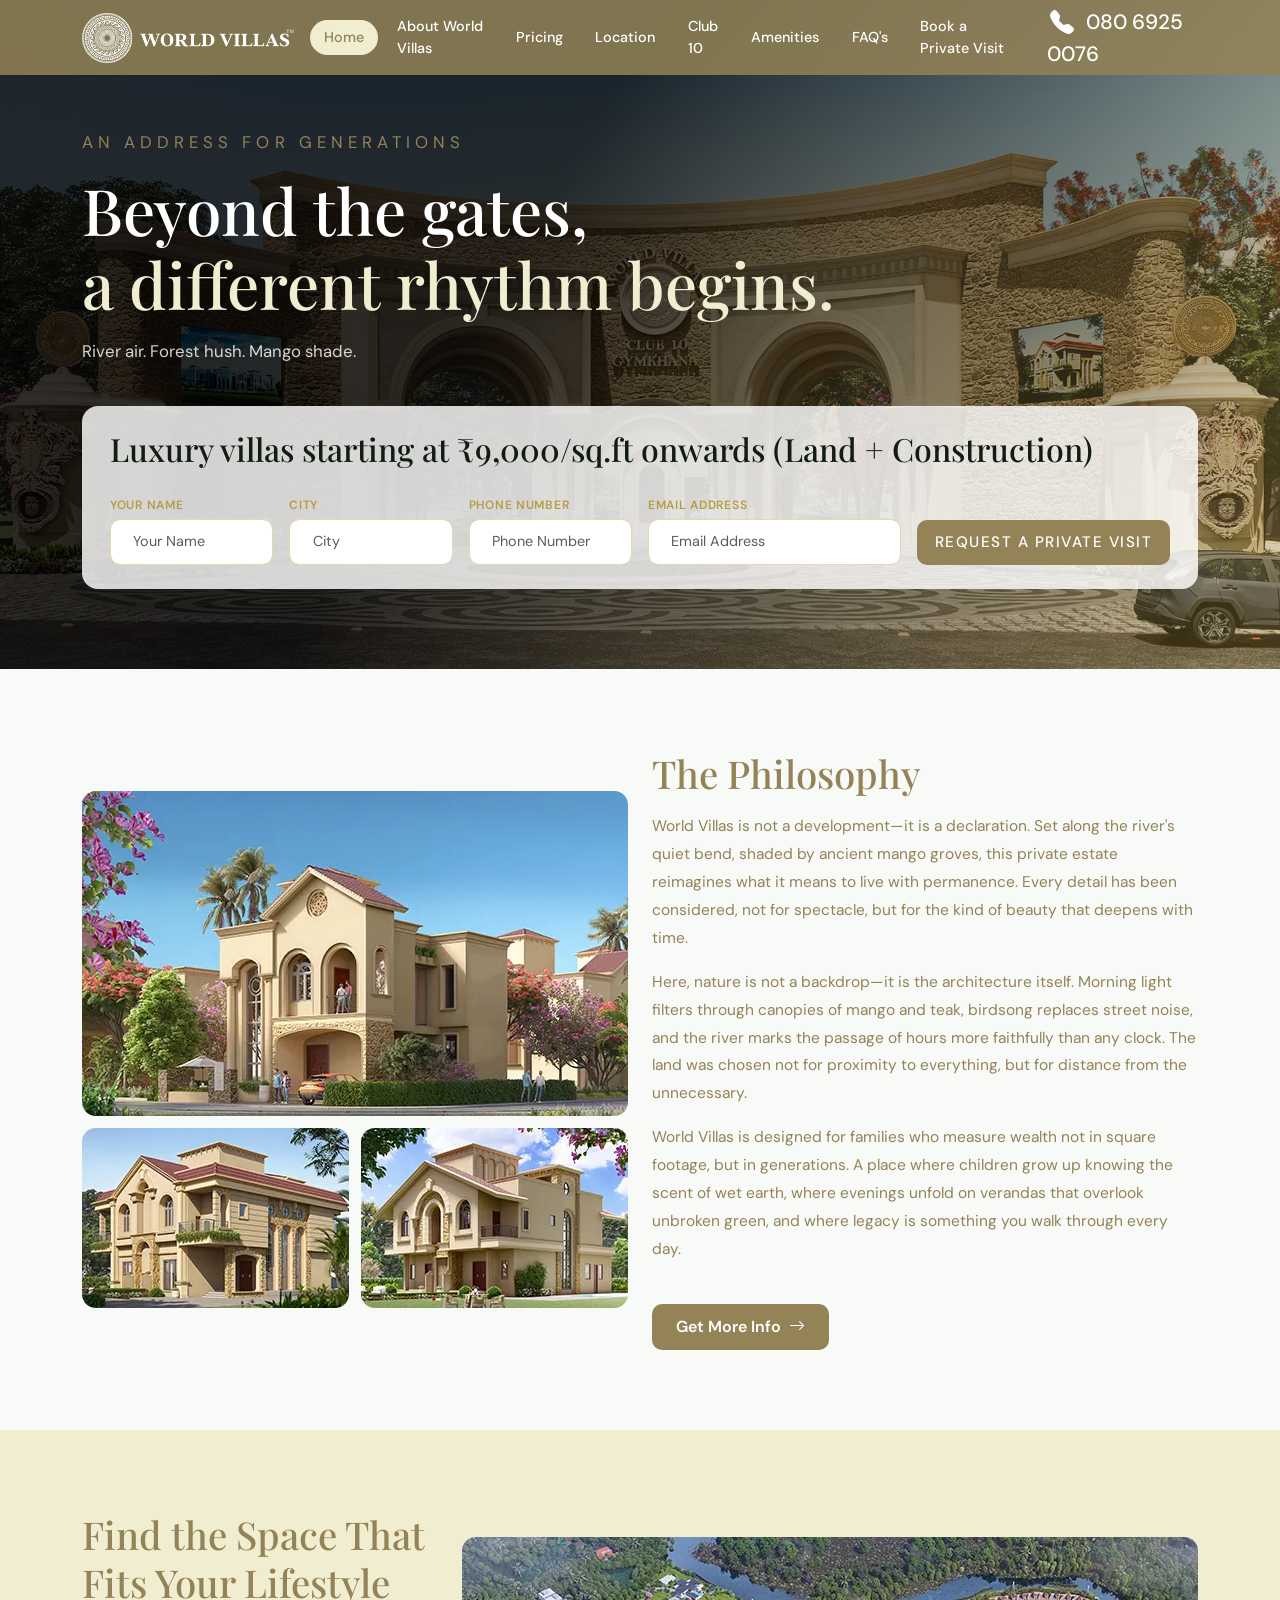
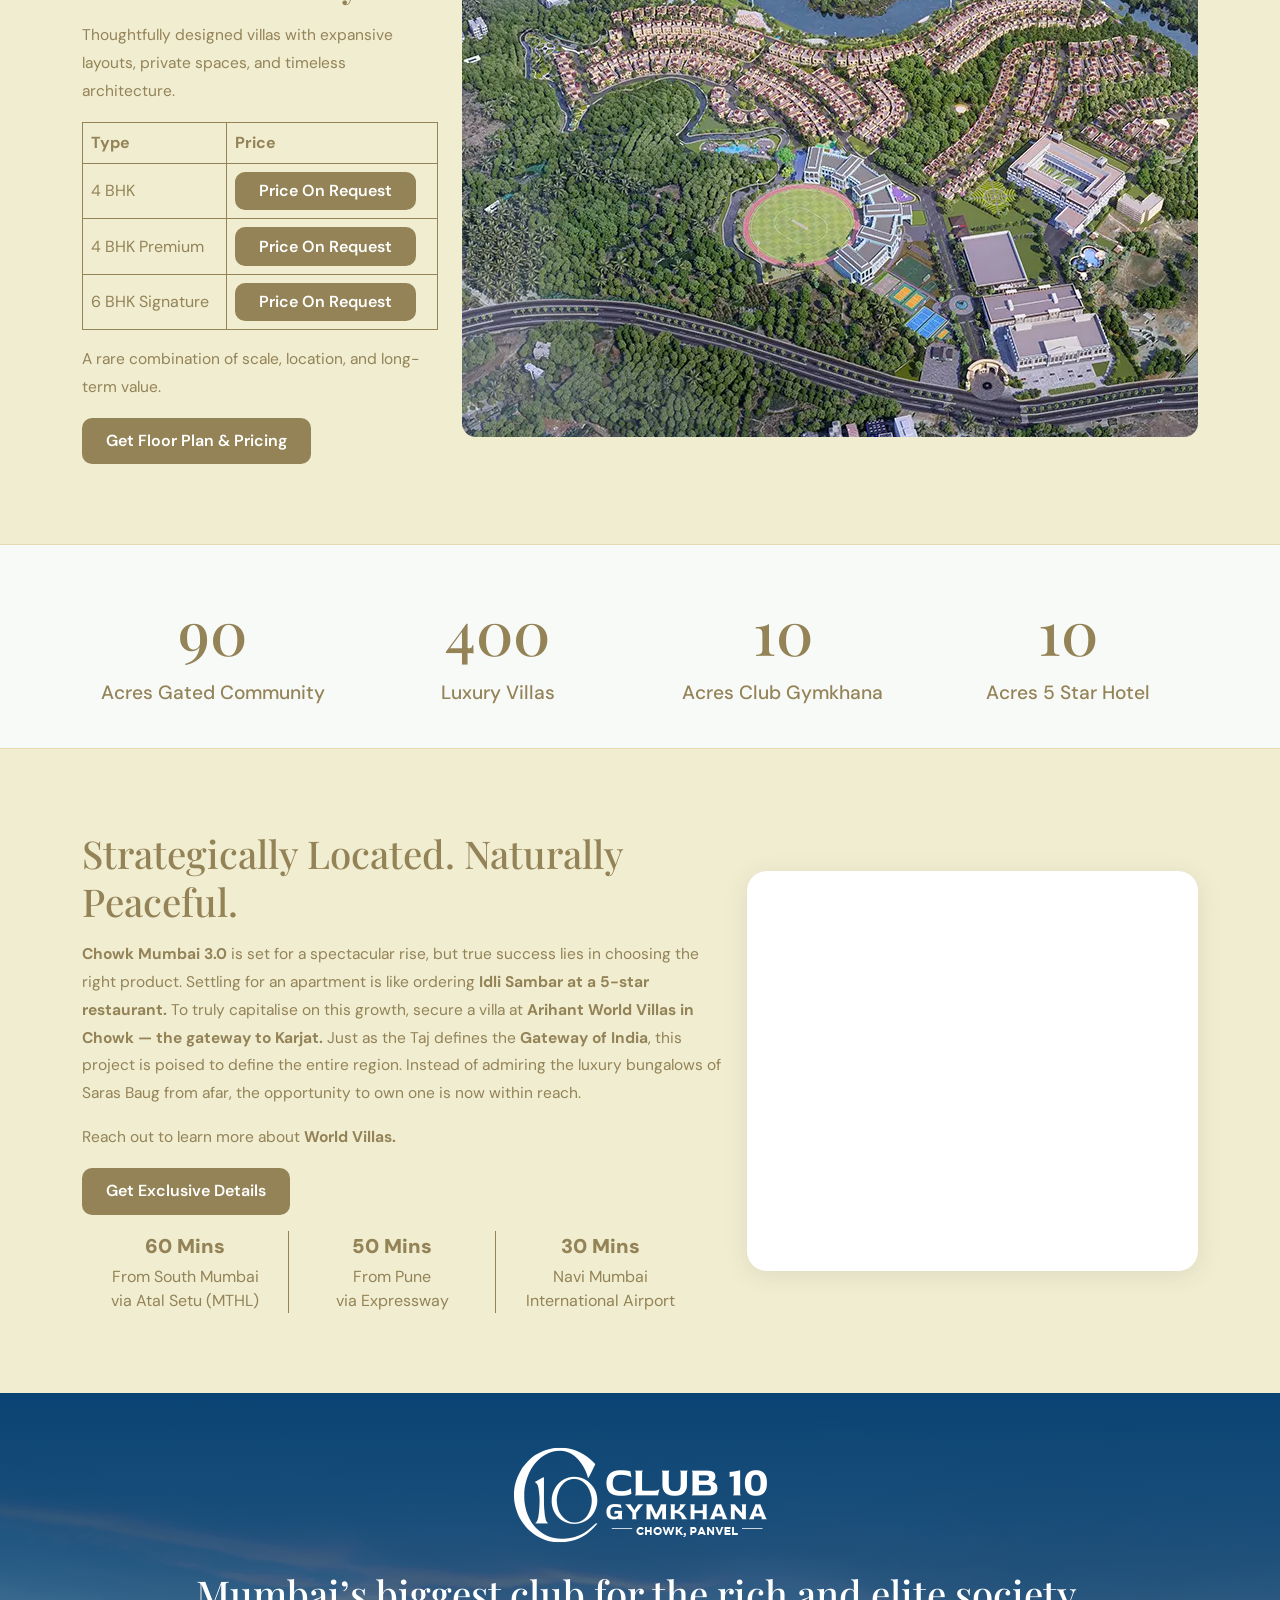
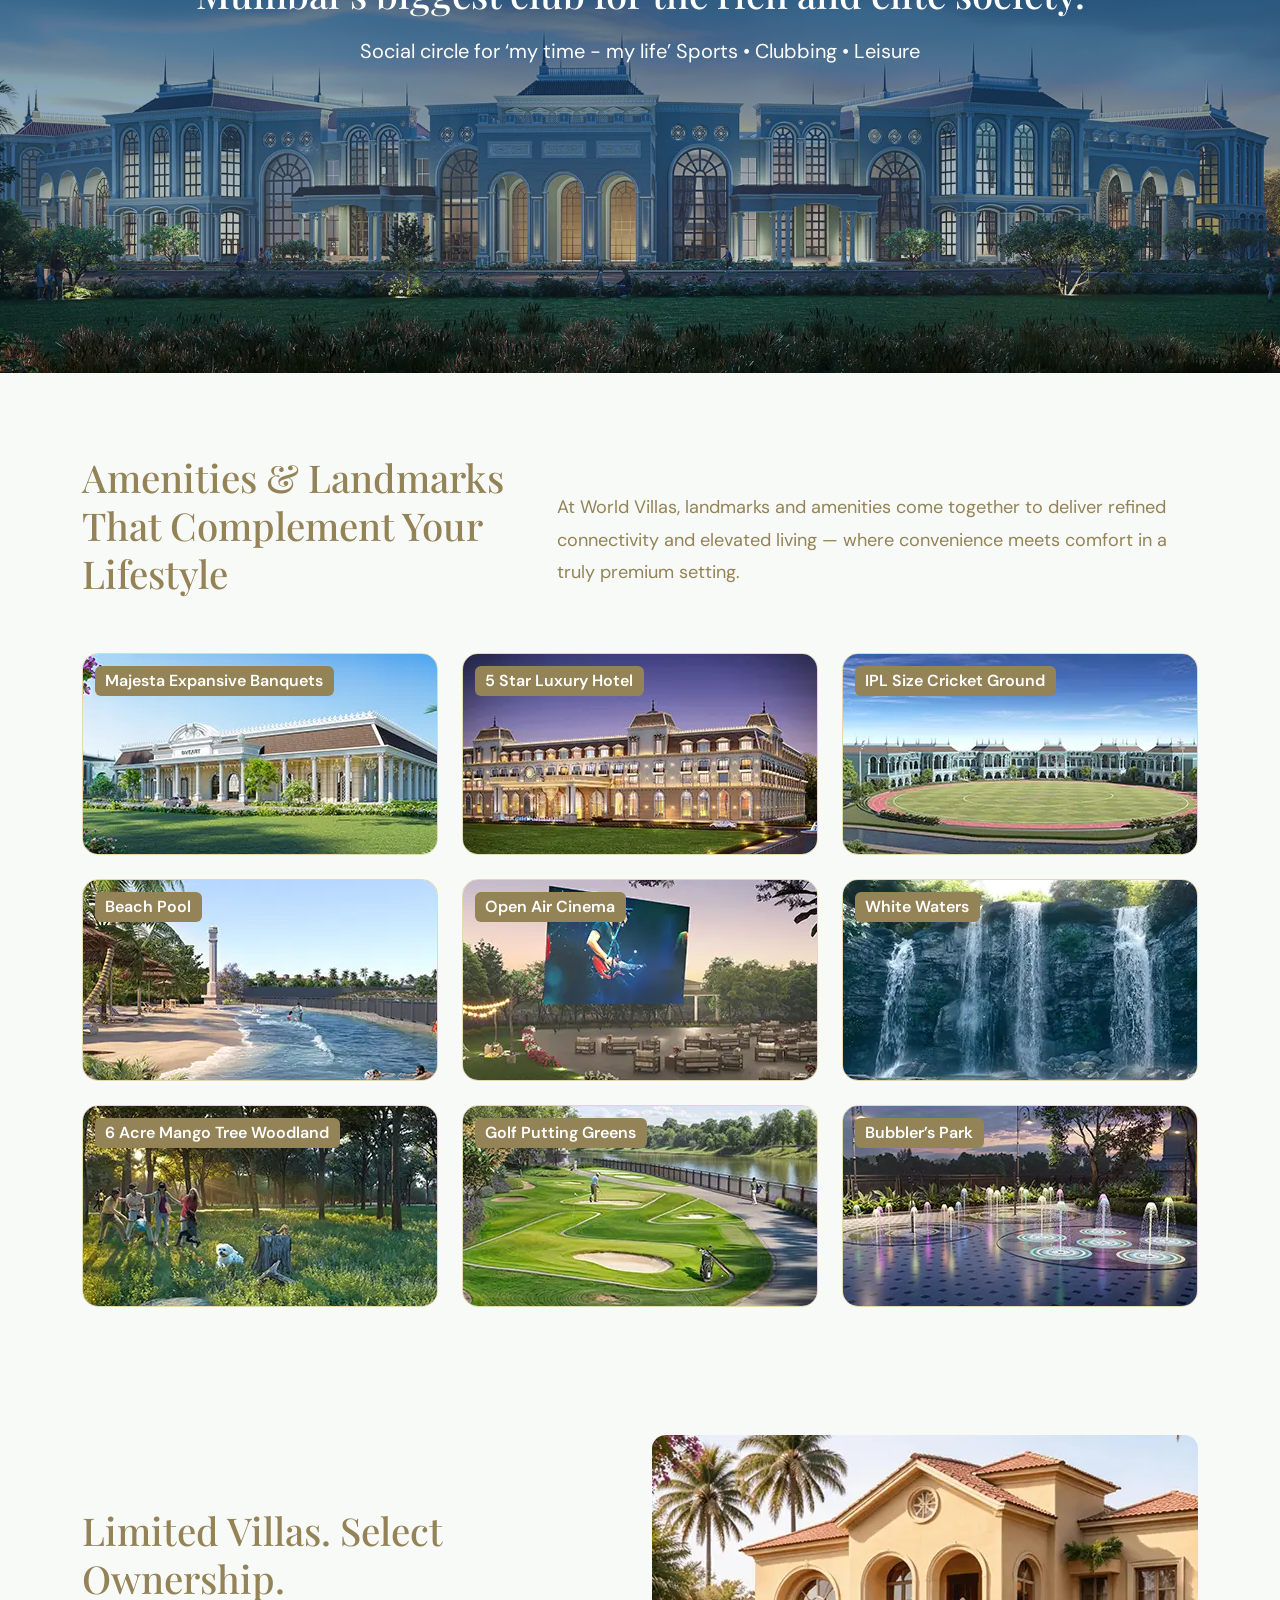
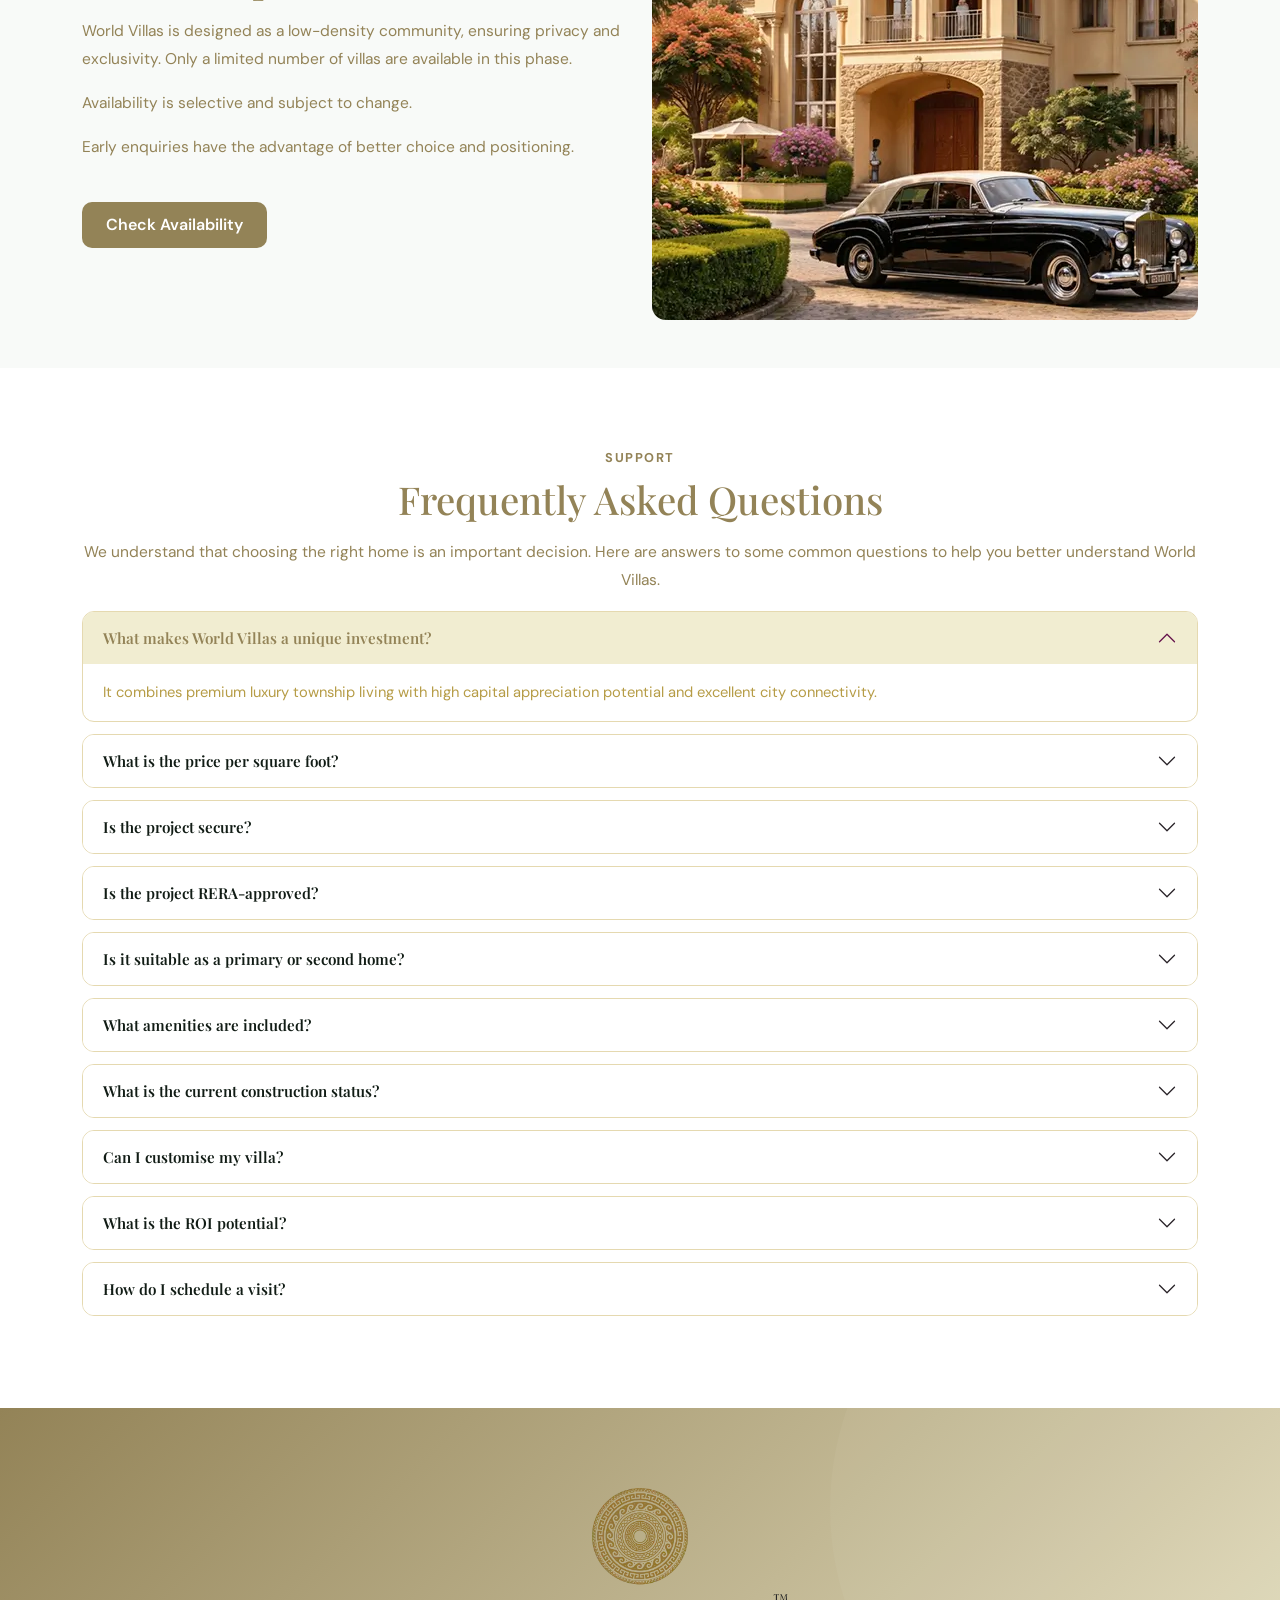
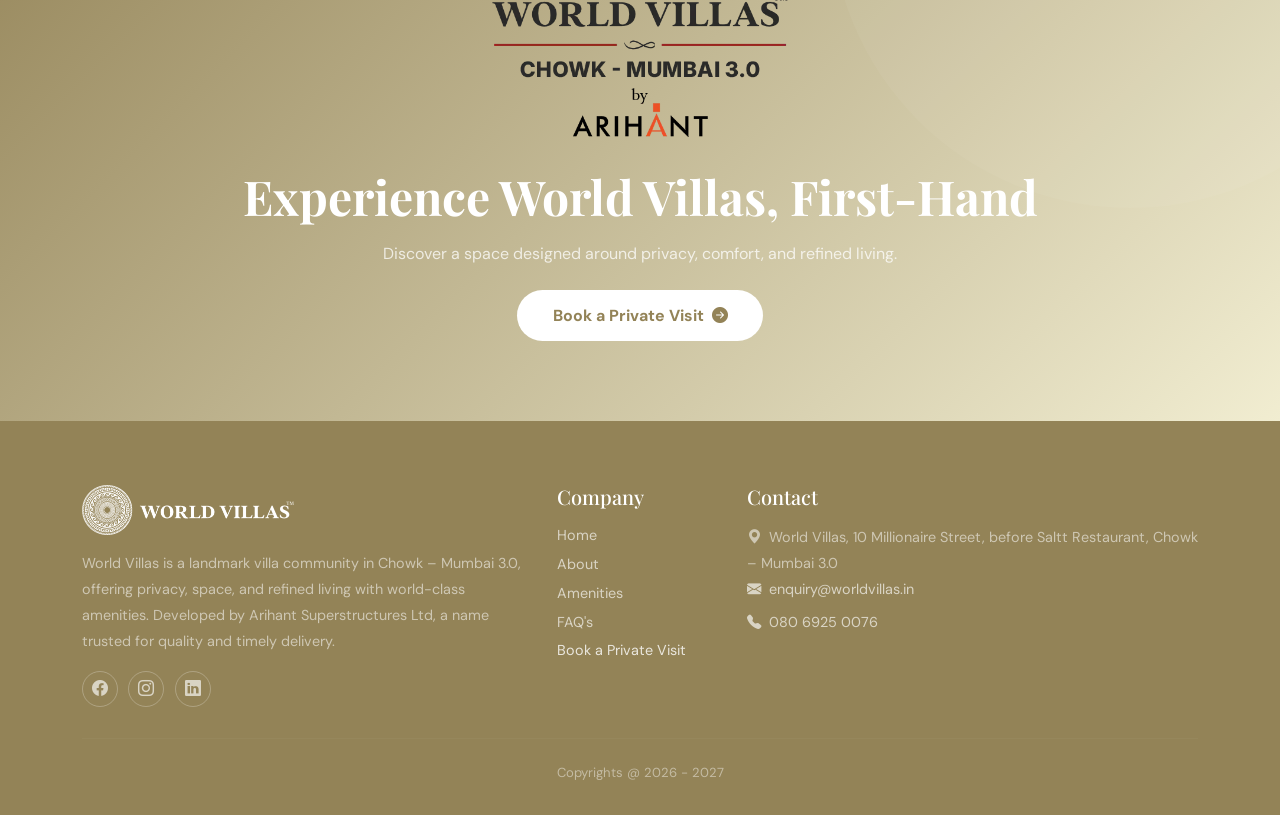
<file: ai (3).html>
<!DOCTYPE html>
<html lang="en">
<head>
  <meta charset="UTF-8" />
  <meta name="viewport" content="width=device-width, initial-scale=1.0"/>
  <title>World Villas</title>
  <link rel="apple-touch-icon" sizes="180x180" href="image/favicon/apple-touch-icon.png">
  <link rel="icon" type="image/png" sizes="32x32" href="image/favicon/favicon-32x32.png">
  <link rel="icon" type="image/png" sizes="16x16" href="image/favicon/favicon-16x16.png">
  <link rel="manifest" href="image/favicon/site.webmanifest">
  <!-- Meta Pixel Code -->
  <script>
  !function(f,b,e,v,n,t,s)
  {if(f.fbq)return;n=f.fbq=function(){n.callMethod?
  n.callMethod.apply(n,arguments):n.queue.push(arguments)};
  if(!f._fbq)f._fbq=n;n.push=n;n.loaded=!0;n.version='2.0';
  n.queue=[];t=b.createElement(e);t.async=!0;
  t.src=v;s=b.getElementsByTagName(e)[0];
  s.parentNode.insertBefore(t,s)}(window, document,'script',
  'https://connect.facebook.net/en_US/fbevents.js');
  fbq('init', '946411637967908');
  fbq('track', 'PageView');
  </script>
  <noscript><img height="1" width="1" style="display:none"
  src="https://www.facebook.com/tr?id=946411637967908&ev=PageView&noscript=1"
  /></noscript>
  <!-- End Meta Pixel Code -->

  <!-- Google Tag Manager -->
  <script>(function(w,d,s,l,i){w[l]=w[l]||[];w[l].push({'gtm.start':
  new Date().getTime(),event:'gtm.js'});var f=d.getElementsByTagName(s)[0],
  j=d.createElement(s),dl=l!='dataLayer'?'&l='+l:'';j.async=true;j.src=
  'https://www.googletagmanager.com/gtm.js?id='+i+dl;f.parentNode.insertBefore(j,f);
  })(window,document,'script','dataLayer','GTM-PF8W9ZGP');</script>
  <!-- End Google Tag Manager -->

  <!-- Bootstrap 5.3 -->
  <link href="css/bootstrap.min.css" rel="stylesheet"/>
  <!-- Bootstrap Icons -->
  <link href="https://cdn.jsdelivr.net/npm/bootstrap-icons@1.11.3/font/bootstrap-icons.min.css" rel="stylesheet"/>
  <!-- Custom Css -->
  <link href="css/style.css" rel="stylesheet"/>
  <!-- Google Fonts -->
  <link href="https://fonts.googleapis.com/css2?family=Playfair+Display:wght@500;700&family=DM+Sans:wght@300;400;500;600&display=swap" rel="stylesheet"/>
</head>
<body>
<!-- Google Tag Manager (noscript) -->
<noscript><iframe src="https://www.googletagmanager.com/ns.html?id=GTM-PF8W9ZGP"
height="0" width="0" style="display:none;visibility:hidden"></iframe></noscript>
<!-- End Google Tag Manager (noscript) -->
<!-- ═══════════════════════ NAVBAR ═══════════════════════ -->
<nav class="navbar navbar-expand-lg">
  <div class="container">
    <a class="navbar-brand" href="#">
      <img src="image/logo.webp" class="logo">
    </a>
    <button class="navbar-toggler border-0" type="button" data-bs-toggle="collapse" data-bs-target="#navMain" style="filter:invert(1);">
      <span class="navbar-toggler-icon"></span>
    </button>
    <div class="collapse navbar-collapse justify-content-end" id="navMain">
      <ul class="navbar-nav align-items-lg-center gap-1">
        <li class="nav-item"><a class="nav-link active" href="#home">Home</a></li>
        <li class="nav-item"><a class="nav-link" href="#about">About World Villas</a></li>
        <li class="nav-item"><a class="nav-link" href="#pricing">Pricing</a></li>
        <li class="nav-item"><a class="nav-link" href="#map">Location</a></li>
        <li class="nav-item"><a class="nav-link" href="#club-10">Club 10</a></li>
        <li class="nav-item"><a class="nav-link" href="#properties">Amenities</a></li>
        <li class="nav-item"><a class="nav-link" href="#faq">FAQ's</a></li>
        <li class="nav-item"><a class="nav-link" data-bs-toggle="modal" data-bs-target="#leadModal">Book a Private Visit</a></li>
        <li class="nav-item header-call"><a class="nav-link" href="tel:08069250076"><i class="bi bi-telephone-fill me-1 phone-shake" style="color:var(--green-accent);"></i> 080 6925 0076</a></li>
      </ul>
    </div>
    <!-- <a class="nav-link btn-nav ms-auto" href="#">Login</a> -->
  </div>
</nav>

<!-- ═══════════════════════ HERO ═══════════════════════════ -->
<section class="hero" id="home">
  <div class="container hero-content">
    <div class="row">
      <div class="col-lg-12">
        <!-- Pill tabs -->
        <!-- <ul class="nav hero-tabs gap-3 mb-4 fade-up">
          <li class="nav-item"><a class="nav-link active" href="#">Home</a></li>
          <li class="nav-item"><a class="nav-link active" href="#">Apartments</a></li>
          <li class="nav-item"><a class="nav-link active" href="#">Residential</a></li>
        </ul> -->
        <p class="intro-text">AN ADDRESS FOR GENERATIONS</p>
        <h1 class="fade-up" style="animation-delay:.1s">
          Beyond the gates, <br><em>a different rhythm begins.</em>
        </h1>
        <p class="mt-3 fade-up" style="animation-delay:.2s">
          River air. Forest hush. Mango shade.
        </p>

        <!-- Search card -->
        <!-- <div class="search-card fade-up" style="animation-delay:.3s">
          <div class="row g-3 align-items-end">
            <div class="col-md-12">
              <h2>Step Into Your Private World</h2>
            </div>
            <div class="col-md-2 col-12">
              <label>Your Name</label>
              <input class="form-control" type="text" placeholder="Your Name">
            </div>
            <div class="col-md-2 col-12">
              <label>City</label>
              <input class="form-control" type="text" placeholder="City">
            </div>
            <div class="col-md-2 col-12">
              <label>Phone Number</label>
              <input class="form-control" type="text" placeholder="Phone Number">
            </div>
            <div class="col-md-3 col-12">
              <label>Email Address</label>
              <input class="form-control" type="text" placeholder="Email Address">
            </div>
            <div class="col-md-3 col-12 d-flex">
              <button class="btn-search w-100 justify-content-center">
                Request A Private Visit
              </button>
            </div>
          </div>
        </div> -->
        <form action="https://api.web3forms.com/submit" method="POST">
          <!-- Web3Forms Key -->
          <input type="hidden" name="access_key" value="5745cb67-662c-40c2-b160-0d0565ea4385">
          <input type="hidden" name="subject" value="New Private Visit Request — World Villas">
          <input type="hidden" name="from_name" value="World Villas Website">
          <input type="hidden" name="redirect" value="https://www.worldvillas.co.in/thankyou">
        	<input type="hidden" name="utm_source">	
        	<input type="hidden" name="utm_medium">
        	<input type="hidden" name="utm_campaign">
        	<input type="hidden" name="utm_content">
        	<input type="hidden" name="utm_term">
        	<input type="hidden" name="gclid">
          <div class="search-card fade-up" style="animation-delay:.3s">
            <div class="row g-3 align-items-end">
              <div class="col-md-12">
                <h2>Luxury villas starting at ₹9,000/sq.ft onwards (Land + Construction)</h2>
              </div>

              <div class="col-md-2 col-12">
                <label>Your Name</label>
                <input
                  class="form-control"
                  type="text"
                  name="name"
                  placeholder="Your Name"
                  required
                >
              </div>

              <div class="col-md-2 col-12">
                <label>City</label>
                <input
                  class="form-control"
                  type="text"
                  name="city"
                  placeholder="City"
                  required
                >
              </div>

              <div class="col-md-2 col-12">
                <label>Phone Number</label>
                <input
                  class="form-control"
                  type="tel"
                  id="phone"
                  name="phone"
                  placeholder="Phone Number"
                  maxlength="10"
                  pattern="[6-9][0-9]{9}"
                  inputmode="numeric"
                  required
                >
              </div>

              <div class="col-md-3 col-12">
                <label>Email Address</label>
                <input
                  class="form-control"
                  type="email"
                  name="email"
                  placeholder="Email Address"
                  required
                >
              </div>

              <div class="col-md-3 col-12 d-flex">
                <button
                  type="submit"
                  class="btn-search w-100 justify-content-center"
                >
                  Request A Private Visit
                </button>
              </div>
            </div>
          </div>
        </form>
      </div>
    </div>
  </div>
</section>

<!-- ═══════════════════════ ABOUT / PRIMARY HOME ══════════ -->
<section id="about">
  <div class="container">
    <div class="row align-items-center">
      <!-- Image grid -->
      <div class="col-lg-6 fade-up">
        <div class="feat-img-grid">
          <img src="image/about-1.webp" alt="Modern home">
          <img src="image/about-2.webp" alt="Interior">
          <img src="image/about-3.webp" alt="Architecture">
        </div>
        <!-- Price badge floating -->
        <!-- <div class="price-badge mt-3 d-inline-flex flex-column">
          <span style="font-size:.78rem;opacity:.7;text-transform:uppercase;letter-spacing:.08em;">Price starts at</span>
          <span class="price">$234k</span>
          <span style="font-size:.78rem;opacity:.7;margin-top:.2rem;">We connect buyers and sellers.</span>
          <a href="#properties" class="btn btn-sm btn-outline-light mt-2 rounded-pill px-3" style="font-size:.8rem;">Details →</a>
        </div> -->
      </div>

      <!-- Text -->
      <div class="col-lg-6 fade-up" style="animation-delay:.15s">
        <h2 class="section-title">The Philosophy</h2>
        <p class="section-body mt-3">World Villas is not a development—it is a declaration. Set along the river's quiet bend, shaded by ancient mango groves, this private estate reimagines what it means to live with permanence. Every detail has been considered, not for spectacle, but for the kind of beauty that deepens with time.</p>
        <p class="section-body mt-3">Here, nature is not a backdrop—it is the architecture itself. Morning light filters through canopies of mango and teak, birdsong replaces street noise, and the river marks the passage of hours more faithfully than any clock. The land was chosen not for proximity to everything, but for distance from the unnecessary.</p>
        <p class="section-body mt-3">World Villas is designed for families who measure wealth not in square footage, but in generations. A place where children grow up knowing the scent of wet earth, where evenings unfold on verandas that overlook unbroken green, and where legacy is something you walk through every day.</p>
        <a data-bs-toggle="modal" data-bs-target="#leadModal" class="btn-primary-green mt-4 text-decoration-none">
          Get More Info <i class="bi bi-arrow-right"></i>
        </a>
      </div>
    </div>
  </div>
</section>

<!-- ═══════════════════════ PRICING / FLOOR PLAN ════════════════════ -->
<section class="map-section pricing" id="pricing">
  <div class="container">
    <div class="row align-items-center">
      <div class="col-lg-4 fade-up">
        <h2 class="section-title">Find the Space That Fits Your Lifestyle</h2>
        <p class="section-body mt-3">
          Thoughtfully designed villas with expansive layouts, private spaces, and timeless architecture.
        </p>
        <table class="table table-bordered">
          <thead>
            <tr>
              <th scope="col">Type</th>
              <th scope="col">Price</th>
            </tr>
          </thead>
          <tbody>
            <tr>
              <td>4 BHK</td>
              <td>
                <a data-bs-toggle="modal" data-bs-target="#leadModal" class="btn-primary-green text-decoration-none">
                  Price On Request
                </a>
              </td>
            </tr>
            <tr>
              <td>4 BHK Premium</td>
              <td>
                <a data-bs-toggle="modal" data-bs-target="#leadModal" class="btn-primary-green text-decoration-none">
                  Price On Request
                </a>
              </td>
            </tr>
            <tr>
              <td>6 BHK Signature</td>
              <td>
                <a data-bs-toggle="modal" data-bs-target="#leadModal" class="btn-primary-green text-decoration-none">
                  Price On Request
                </a>
              </td>
            </tr>
          </tbody>
        </table>
        <p class="section-body">A rare combination of scale, location, and long-term value.</p>
        <a data-bs-toggle="modal" data-bs-target="#leadModal" class="btn-primary-green text-decoration-none">
          Get Floor Plan & Pricing
        </a>
      </div>
      <div class="col-lg-8 fade-up" style="animation-delay:.15s">
        <div class="img-card">
          <img src="image/pricing-image.webp" alt="Modern home">
        </div>
      </div>
    </div>
  </div>
</section>

<!-- ═══════════════════════ STATS BAR ══════════════════════ -->
<div class="stats-bar">
  <div class="container">
    <div class="row text-center g-4">
      <div class="col-6 col-md-3 stat-item fade-up">
        <div class="num" data-target="90">0</div>
        <div class="lbl">Acres Gated Community</div>
      </div>
      <div class="col-6 col-md-3 stat-item fade-up" style="animation-delay:.1s">
        <div class="num" data-target="400">0</div>
        <div class="lbl">Luxury Villas</div>
      </div>
      <div class="col-6 col-md-3 stat-item fade-up" style="animation-delay:.2s">
        <div class="num" data-target="10">0</div>
        <div class="lbl">Acres Club Gymkhana</div>
      </div>
      <div class="col-6 col-md-3 stat-item fade-up" style="animation-delay:.3s">
        <div class="num" data-target="10">0</div>
        <div class="lbl">Acres 5 Star Hotel</div>
      </div>
    </div>
  </div>
</div>

<!-- ═══════════════════════ MAP SECTION ════════════════════ -->
<section class="map-section" id="map">
  <div class="container">
    <div class="row align-items-center">
      <div class="col-lg-7 fade-up">
        <h2 class="section-title">Strategically Located. Naturally Peaceful.</h2>
        <p class="section-body mt-3">
          <b>Chowk Mumbai 3.0</b> is set for a spectacular rise, but true success lies in choosing the right product. Settling for an apartment is like ordering <b>Idli Sambar at a 5-star restaurant.</b> To truly capitalise on this growth, secure a villa at <b>Arihant World Villas in Chowk — the gateway to Karjat.</b> Just as the Taj defines the <b>Gateway of India</b>, this project is poised to define the entire region. Instead of admiring the luxury bungalows of Saras Baug from afar, the opportunity to own one is now within reach.
        </p>
        <p class="section-body mt-1">Reach out to learn more about <b>World Villas.</b></p>
        <a data-bs-toggle="modal" data-bs-target="#leadModal" class="btn-primary-green text-decoration-none">
          Get Exclusive Details
        </a>
        <ul class="map-stats mt-3">
          <li>60 Mins <p>From South Mumbai <br><span>via Atal Setu (MTHL)</span></p></li>
          <li>50 Mins <p>From Pune <br><span>via Expressway</span></p></li>
          <li>30 Mins <p>Navi Mumbai <br><span>International Airport</span></p></li>
        </ul>
        <!-- <a href="#properties" class="btn-primary-green mt-4 text-decoration-none">
          <i class="bi bi-geo-alt-fill"></i> Find Nearest Properties
        </a> -->
      </div>
      <div class="col-lg-5 fade-up" style="animation-delay:.15s">
        <div class="map-card">
          <iframe src="https://www.google.com/maps/embed?pb=!1m18!1m12!1m3!1d3774.690534681531!2d73.2630728!3d18.900805200000004!2m3!1f0!2f0!3f0!3m2!1i1024!2i768!4f13.1!3m3!1m2!1s0x3be7e58340b570eb%3A0x53ac8301eea01f70!2sArihant%20World%20Villas!5e0!3m2!1sen!2sin!4v1776164386066!5m2!1sen!2sin" allowfullscreen="" loading="lazy" referrerpolicy="no-referrer-when-downgrade"></iframe>
        </div>
      </div>
    </div>
  </div>
</section>

<!-- ═══════════════════════ club 10 ═════════════════════ -->
<section id="club-10" style="background-image: url(image/club-10-bg.webp);">
  <div class="container">
    <img src="image/c10-logo.png">
    <h2 class="section-title">Mumbai’s biggest club for the rich and elite society.</h2>
    <p class="section-body mt-3">Social circle for ‘my time - my life’ Sports • Clubbing • Leisure</p>
  </div>
</section>

<!-- ═══════════════════════ PROPERTIES ═════════════════════ -->
<section id="properties">
  <div class="container">
    <div class="row align-items-end mb-5">
      <div class="col-lg-5 fade-up">
        <h2 class="section-title">Amenities & Landmarks That Complement Your Lifestyle</h2>
      </div>
      <div class="col-lg-7 fade-up" style="animation-delay:.1s">
        <p class="section-body">
          At World Villas, landmarks and amenities come together to deliver refined connectivity and elevated living — where convenience meets comfort in a truly premium setting.
        </p>
      </div>
    </div>

    <div class="row g-4" id="propGrid">
      <!-- Cards injected by JS -->
    </div>
  </div>
</section>


<!-- ═══════════════════════ lIMITED VILLAS ══════════ -->
<section id="limited" class="limited">
  <div class="container">
    <div class="row align-items-center">

      <!-- Text -->
      <div class="col-lg-6 fade-up" style="animation-delay:.15s">
        <h2 class="section-title">Limited Villas. Select Ownership.</h2>
        <p class="section-body mt-3">World Villas is designed as a low-density community, ensuring privacy and exclusivity. Only a limited number of villas are available in this phase.</p>
        <p class="section-body">Availability is selective and subject to change.</p>
        <p class="section-body">Early enquiries have the advantage of better choice and positioning.</p>
        <a data-bs-toggle="modal" data-bs-target="#leadModal" class="btn-primary-green mt-4 text-decoration-none">
          Check Availability
        </a>
      </div>

      <!-- Image grid -->
      <div class="col-lg-6 fade-up">
        <div class="img-card">
          <img src="image/limited-villas.webp" alt="Modern home">
        </div>
      </div>
    </div>
  </div>
</section>
<!-- ═══════════════════════ FAQ ═════════════════════════════ -->
<section class="faq-section" id="faq">
  <div class="container">
    <div class="row align-items-start">
      <div class="col-lg-12 fade-up">
        <p class="section-label">Support</p>
        <h2 class="section-title">Frequently Asked Questions</h2>
        <p class="section-body mt-3">
          We understand that choosing the right home is an important decision. Here are answers to some common questions to help you better understand World Villas.
        </p>
      </div>
      <div class="col-lg-12 fade-up" style="animation-delay:.15s">
        <div class="accordion" id="faqAccordion">
          <div class="accordion-item">
            <h2 class="accordion-header">
              <button class="accordion-button" type="button" data-bs-toggle="collapse" data-bs-target="#faq1">
                What makes World Villas a unique investment?
              </button>
            </h2>
            <div id="faq1" class="accordion-collapse collapse show" data-bs-parent="#faqAccordion">
              <div class="accordion-body">
                It combines premium luxury township living with high capital appreciation potential and excellent city connectivity.
              </div>
            </div>
          </div>
          <div class="accordion-item">
            <h2 class="accordion-header">
              <button class="accordion-button collapsed" type="button" data-bs-toggle="collapse" data-bs-target="#faq2">
                What is the price per square foot?
              </button>
            </h2>
            <div id="faq2" class="accordion-collapse collapse" data-bs-parent="#faqAccordion">
              <div class="accordion-body">
                The villas are priced at ₹ 9,000 per sq. ft., offering superior value compared to higher-priced luxury competitors.
              </div>
            </div>
          </div>
          <div class="accordion-item">
            <h2 class="accordion-header">
              <button class="accordion-button collapsed" type="button" data-bs-toggle="collapse" data-bs-target="#faq3">
                Is the project secure?
              </button>
            </h2>
            <div id="faq3" class="accordion-collapse collapse" data-bs-parent="#faqAccordion">
              <div class="accordion-body">
                Yes, it is a fully gated community with 24/7 multi-tier security and controlled access for total privacy.
              </div>
            </div>
          </div>
          <div class="accordion-item">
            <h2 class="accordion-header">
              <button class="accordion-button collapsed" type="button" data-bs-toggle="collapse" data-bs-target="#faq4">
                Is the project RERA-approved?
              </button>
            </h2>
            <div id="faq4" class="accordion-collapse collapse" data-bs-parent="#faqAccordion">
              <div class="accordion-body">
                 Yes, World Villas is fully RERA compliant with all legal clearances and verified land titles in place. We can share the RERA registration number and legal documents during your site visit.
              </div>
            </div>
          </div>


          <div class="accordion-item">
            <h2 class="accordion-header">
              <button class="accordion-button collapsed" type="button" data-bs-toggle="collapse" data-bs-target="#faq5">
                Is it suitable as a primary or second home?
              </button>
            </h2>
            <div id="faq5" class="accordion-collapse collapse" data-bs-parent="#faqAccordion">
              <div class="accordion-body">
                 Both; it offers a peaceful environment for a second home while remaining well-connected for daily city living.
              </div>
            </div>
          </div>
          <div class="accordion-item">
            <h2 class="accordion-header">
              <button class="accordion-button collapsed" type="button" data-bs-toggle="collapse" data-bs-target="#faq6">
                What amenities are included?
              </button>
            </h2>
            <div id="faq6" class="accordion-collapse collapse" data-bs-parent="#faqAccordion">
              <div class="accordion-body">
                 Residents have access to a luxury clubhouse, fitness centres, landscaped gardens, and dedicated recreation zones.
              </div>
            </div>
          </div>
          <div class="accordion-item">
            <h2 class="accordion-header">
              <button class="accordion-button collapsed" type="button" data-bs-toggle="collapse" data-bs-target="#faq7">
                What is the current construction status?
              </button>
            </h2>
            <div id="faq7" class="accordion-collapse collapse" data-bs-parent="#faqAccordion">
              <div class="accordion-body">
                 Construction is progressing rapidly on schedule; contact us for a detailed milestone report or site visit.
              </div>
            </div>
          </div>
          <div class="accordion-item">
            <h2 class="accordion-header">
              <button class="accordion-button collapsed" type="button" data-bs-toggle="collapse" data-bs-target="#faq8">
                Can I customise my villa?
              </button>
            </h2>
            <div id="faq8" class="accordion-collapse collapse" data-bs-parent="#faqAccordion">
              <div class="accordion-body">
                 Yes, we offer internal customisation options to ensure your home fits your personal style and requirements.
              </div>
            </div>
          </div>
          <div class="accordion-item">
            <h2 class="accordion-header">
              <button class="accordion-button collapsed" type="button" data-bs-toggle="collapse" data-bs-target="#faq9">
                What is the ROI potential?
              </button>
            </h2>
            <div id="faq9" class="accordion-collapse collapse" data-bs-parent="#faqAccordion">
              <div class="accordion-body">
                 With growing infrastructure in Mumbai 3.0 and a competitive entry price, the project is positioned for strong long-term appreciation.
              </div>
            </div>
          </div>
          <div class="accordion-item">
            <h2 class="accordion-header">
              <button class="accordion-button collapsed" type="button" data-bs-toggle="collapse" data-bs-target="#faq10">
                How do I schedule a visit?
              </button>
            </h2>
            <div id="faq10" class="accordion-collapse collapse" data-bs-parent="#faqAccordion">
              <div class="accordion-body">
                 Simply submit your details, and our team will coordinate a private site tour at your convenience.
                 <a class="btn-faq" data-bs-toggle="modal" data-bs-target="#leadModal">Book a Private Visit</a>
              </div>
            </div>
          </div>
        </div>
      </div>
    </div>
  </div>
</section>



<!-- ═══════════════════════ CTA BANNER ═════════════════════ -->
<section class="cta-banner text-center">
  <div class="container position-relative fade-up">
    <img src="image/wv-logo.webp">
    <h2>Experience World Villas, First-Hand</h2>
    <p class="mt-3 mb-4">
      Discover a space designed around privacy, comfort, and refined living.
    </p>
    <a data-bs-toggle="modal" data-bs-target="#leadModal" class="btn-cta text-decoration-none">
      Book a Private Visit <i class="bi bi-arrow-right-circle-fill"></i>
    </a>
  </div>
</section>

<!-- ═══════════════════════ NATURE STRIP ═══════════════════ -->
<!-- <section style="background:var(--gold-dark);padding:4rem 0;">
  <div class="container">
    <div class="row align-items-center g-4">
      <div class="col-lg-6 fade-up">
        <h2 class="display-font" style="color:#fff;font-size:clamp(1.6rem,3vw,2.4rem);">
          Discover Nature Wonders<br>with Expert Guidance
        </h2>
      </div>
      <div class="col-lg-6 fade-up" style="animation-delay:.1s">
        <p style="color:rgba(255,255,255,.7);line-height:1.8;">
          We connect buyers and sellers through a trusted platform with verified properties,
          transparent deals, and expert guidance—supporting you at every step of your journey
          into a greener, more connected lifestyle.
        </p>
      </div>
    </div>
  </div>
</section> -->

<!-- ═══════════════════════ FOOTER ══════════════════════════ -->
<footer id="contact">
  <div class="container">
    <div class="row mb-4">
      <div class="col-lg-5">
        <div class="footer-brand mb-3">
          <img src="image/logo.webp" class="logo">
        </div>
        <p style="color:rgba(255,255,255,.55);font-size:.9rem;line-height:1.8;">
          World Villas is a landmark villa community in Chowk – Mumbai 3.0, offering privacy, space, and refined living with world-class amenities. Developed by Arihant Superstructures Ltd, a name trusted for quality and timely delivery.
        </p>
        <div class="mt-3">
          <a href="https://www.facebook.com/profile.php?id=100091756993900" class="social-icon" target="_blank"><i class="bi bi-facebook"></i></a>
          <a href="https://www.instagram.com/worldvillas_official/" class="social-icon" target="_blank"><i class="bi bi-instagram"></i></a>
          <a href="https://in.linkedin.com/company/world-villas" class="social-icon" target="_blank"><i class="bi bi-linkedin"></i></a>
        </div>
      </div>
      <div class="col-6 col-lg-2">
        <h5>Company</h5>
        <a href="#home">Home</a>
        <a href="#about">About</a>
        <a href="#properties">Amenities</a>
        <a href="#faq">FAQ's</a>
        <a data-bs-toggle="modal" data-bs-target="#leadModal">Book a Private Visit</a>
      </div>
      <!-- <div class="col-6 col-lg-2">
        <h5>Help</h5>
        <a href="#">FAQ</a><a href="#">Blog</a>
        <a href="#">How it Works</a><a href="#">Privacy Policy</a>
      </div> -->
      <div class="col-lg-5">
        <h5>Contact</h5>
        <p style="color:rgba(255,255,255,.55);font-size:.9rem;line-height:1.8;">
          <i class="bi bi-geo-alt-fill me-2" style="color:var(--green-accent);"></i>World Villas, 10 Millionaire Street, before Saltt Restaurant, Chowk – Mumbai 3.0<br>
          <a href="mailto:enquiry@worldvillas.in"><i class="bi bi-envelope-fill me-2" style="color:var(--green-accent);"></i>enquiry@worldvillas.in</a>
          <a href="tel:08069250076"><i class="bi bi-telephone-fill me-2" style="color:var(--green-accent);"></i>080 6925 0076</a>
        </p>
      </div>
    </div>
    <hr class="footer-divider">
    <div class="d-flex flex-wrap justify-content-center align-items-center footer-bottom py-2">
      <span>Copyrights @ 2026 - 2027</span>
      <!-- <div class="d-flex gap-3 mt-2 mt-md-0">
        <a href="#" style="color:rgba(255,255,255,.45);font-size:.82rem;text-decoration:none;">Terms &amp; Conditions</a>
        <a href="#" style="color:rgba(255,255,255,.45);font-size:.82rem;text-decoration:none;">Privacy Policy</a>
      </div> -->
    </div>
  </div>
</footer>
<div class="modal fade" id="leadModal" tabindex="-1" aria-labelledby="leadModalLabel" aria-hidden="true">
  <div class="modal-dialog modal-dialog-centered modal-md">
    <div class="modal-content border-0 rounded-4">
      <div class="modal-header border-0">
        <h5 class="modal-title" id="leadModalLabel">
          Get private pricing details
        </h5>
        <button
          type="button"
          class="btn-close"
          data-bs-dismiss="modal"
          aria-label="Close"
        ></button>
      </div>

      <div class="modal-body">
        <form action="https://api.web3forms.com/submit" method="POST">
          <input type="hidden" name="access_key" value="5745cb67-662c-40c2-b160-0d0565ea4385">
          <input type="hidden" name="subject" value="New Private Visit Request — World Villas">
          <input type="hidden" name="from_name" value="World Villas Website">
          <input type="hidden" name="redirect" value="https://www.worldvillas.co.in/thankyou">
        	<input type="hidden" name="utm_source">	
        	<input type="hidden" name="utm_medium">
        	<input type="hidden" name="utm_campaign">
        	<input type="hidden" name="utm_content">
        	<input type="hidden" name="utm_term">
        	<input type="hidden" name="gclid">
          <div class="row g-3">
            <div class="col-12">
              <label>Your Name</label>
              <input
                class="form-control"
                type="text"
                name="name"
                placeholder="Your Name"
                required
              >
            </div>

            <div class="col-12">
              <label>City</label>
              <input
                class="form-control"
                type="text"
                name="city"
                placeholder="City"
                required
              >
            </div>

            <div class="col-12">
              <label>Phone Number</label>
              <input
                class="form-control"
                type="tel"
                id="modalPhone"
                name="phone"
                placeholder="Phone Number"
                maxlength="10"
                pattern="[6-9][0-9]{9}"
                required
              >
            </div>

            <div class="col-12">
              <label>Email Address</label>
              <input
                class="form-control"
                type="email"
                name="email"
                placeholder="Email Address"
                required
              >
            </div>

            <div class="col-12">
              <button
                type="submit"
                class="btn btn-dark w-100 py-3"
              >
                Request A Private Visit
              </button>
            </div>
          </div>
        </form>
      </div>
    </div>
  </div>
</div>
<!-- Bootstrap JS -->
<script src="https://cdn.jsdelivr.net/npm/bootstrap@5.3.3/dist/js/bootstrap.bundle.min.js"></script>

<script>
/* ── Property data ─────────────────────────────────────────── */
const properties = [
  { img:'image/am-1.webp', beds:4, baths:2, sqft:950, title:'Majesta Expansive Banquets', price:'$533,367', type:'Majesta Expansive Banquets' },
  { img:'image/am-6.webp', beds:6, baths:4, sqft:1400, title:'5 Star Luxury Hotel', price:'$533,367', type:'5 Star Luxury Hotel' },
  { img:'image/am-3.webp', beds:5, baths:3, sqft:1200, title:'IPL Size Cricket Ground', price:'$533,367', type:'IPL Size Cricket Ground' },
  { img:'image/am-2.webp', beds:3, baths:2, sqft:820, title:'Beach Pool', price:'$533,367', type:'Beach Pool' },
  { img:'image/am-4.webp', beds:3, baths:2, sqft:780, title:'Open Air Cinema', price:'$533,367', type:'Open Air Cinema' },
  { img:'image/am-5.webp', beds:4, baths:3, sqft:1050, title:'White Waters', price:'$533,367', type:'White Waters' },
  { img:'image/am-7.webp', beds:3, baths:2, sqft:820, title:'6 Acre Mango Tree Woodland', price:'$533,367', type:'6 Acre Mango Tree Woodland' },
  { img:'image/am-8.webp', beds:3, baths:2, sqft:780, title:'Golf Putting Greens', price:'$533,367', type:'Golf Putting Greens' },
  { img:'image/am-9.webp', beds:4, baths:3, sqft:1050, title:'Bubbler’s Park', price:'$533,367', type:'Bubbler’s Park' },
];

const propGrid = document.getElementById('propGrid');
properties.forEach((p, i) => {
  const col = document.createElement('div');
  col.className = 'col-md-6 col-lg-4 fade-up';
  col.style.animationDelay = (i * 0.08) + 's';
  col.innerHTML = `
    <div class="prop-card h-100">
      <div class="position-relative overflow-hidden">
        <img src="${p.img}" alt="${p.title}">
        <span class="badge-type">${p.type}</span>
      </div>
    </div>`;
  propGrid.appendChild(col);
});

/* ── Testimonial data ──────────────────────────────────────── */
const testimonials = [
  { img:'https://images.unsplash.com/photo-1507003211169-0a1dd7228f2d?w=200&q=80', name:'Marcus Reid', role:'Home Buyer', text:'An excellent real estate platform with verified listings and complete transparency. The team guided us professionally from start to finish, making the entire buying process smooth and stress-free.' },
  { img:'https://images.unsplash.com/photo-1494790108377-be9c29b29330?w=200&q=80', name:'Priya Mehta', role:'Property Investor', text:'EstatePrime helped me find my ideal investment property within weeks. The data, listings, and support team are top-notch. Highly recommend for anyone serious about real estate.' },
  { img:'https://images.unsplash.com/photo-1580489944761-15a19d654956?w=200&q=80', name:'Samantha Reeves', role:'First-time Buyer', text:'I was nervous about buying my first home, but EstatePrime made it incredibly straightforward. Their transparent process and expert advisors gave me complete confidence throughout.' },
];



/* ── Scroll fade-in ────────────────────────────────────────── */
const observer = new IntersectionObserver(entries => {
  entries.forEach(e => { if(e.isIntersecting) e.target.classList.add('visible'); });
}, { threshold: 0.12 });
document.querySelectorAll('.fade-up').forEach(el => observer.observe(el));

/* ── Counter animation ─────────────────────────────────────── */
const countObserver = new IntersectionObserver(entries => {
  entries.forEach(e => {
    if (!e.isIntersecting || e.target.dataset.counted) return;
    e.target.dataset.counted = '1';
    const target = +e.target.dataset.target;
    const suffix = target >= 1000 ? '' : '';
    let start = 0;
    const step = target / 60;
    const interval = setInterval(() => {
      start = Math.min(start + step, target);
      e.target.textContent = Math.floor(start).toLocaleString() + suffix;
      if (start >= target) clearInterval(interval);
    }, 16);
  });
}, { threshold: 0.5 });
document.querySelectorAll('.stat-item .num').forEach(el => countObserver.observe(el));

/* ── Filter chips toggle ────────────────────────────────────── */
document.querySelectorAll('.filter-chips .chip').forEach(chip => {
  chip.addEventListener('click', function() {
    document.querySelectorAll('.filter-chips .chip').forEach(c => c.classList.remove('active'));
    this.classList.add('active');
  });
});
</script>
<script>
document.getElementById("phone").addEventListener("input", function () {
  this.value = this.value.replace(/\D/g, "").slice(0, 10);
});
</script>
<script>
window.addEventListener("load", function () {
  const modalEl = document.getElementById("leadModal");
  const leadModal = new bootstrap.Modal(modalEl);

  // Check if user already submitted form
  let isSubmitted = localStorage.getItem("leadSubmitted");

  // First open after 3 sec (only if not submitted)
  if (!isSubmitted) {
    setTimeout(() => {
      leadModal.show();
    }, 3000);
  }

  // Repeat every 10 sec (only if not submitted)
  setInterval(() => {
    if (!modalEl.classList.contains("show") && !localStorage.getItem("leadSubmitted")) {
      leadModal.show();
    }
  }, 10000);

  // When modal closes → mark last close time
  modalEl.addEventListener("hidden.bs.modal", function () {
    localStorage.setItem("lastClosed", Date.now());
  });

  // Phone validation
  document.getElementById("modalPhone").addEventListener("input", function () {
    this.value = this.value.replace(/\D/g, "").slice(0, 10);
  });

  // Form submit hook (IMPORTANT)
  const form = modalEl.querySelector("form");
  if (form) {
    form.addEventListener("submit", function () {
      localStorage.setItem("leadSubmitted", "true");
    });
  }
});
</script>
<script>
const sections = document.querySelectorAll("section[id]");
const navLinks = document.querySelectorAll(".nav-link");

window.addEventListener("scroll", () => {
  let current = "";

  sections.forEach((section) => {
    const sectionTop = section.offsetTop - 120; // offset for navbar
    const sectionHeight = section.offsetHeight;

    if (scrollY >= sectionTop && scrollY < sectionTop + sectionHeight) {
      current = section.getAttribute("id");
    }
  });

  navLinks.forEach((link) => {
    link.classList.remove("active");

    if (link.getAttribute("href") === "#" + current) {
      link.classList.add("active");
    }
  });
});
</script>
<script>
document.querySelectorAll('#navMain .nav-link').forEach(function (link) {
  link.addEventListener('click', function () {
    const navMain = document.getElementById('navMain');
    const navbarCollapse = bootstrap.Collapse.getInstance(navMain);

    if (navMain.classList.contains('show')) {
      bootstrap.Collapse.getOrCreateInstance(navMain).hide();
    }
  });
});
</script>
<!-- Chatbot -->
<script src="https://oto.direct/embed-widget.js" data-chatbot-slug="arihant-worldvillas" data-widget-type="floating" data-button-color="#C8A96A" data-button-size="large" data-variant="icon" async></script>
<script>
async function sendLeadToCRM(form) {
  const name = form.querySelector('[name="name"]').value;
  const email = form.querySelector('[name="email"]').value;
  const phone = form.querySelector('[name="phone"]').value;
  try {
    await fetch(
      "https://farvisioncloud.com/sfasync/api/syncleads/externalapi",
      {
        method: "POST",
        headers: {
          "Content-Type": "application/json"
        },
        body: JSON.stringify({
          firstName: name,
          lastName: "",
          email: email,
          mobilePhone: phone,
          comments: "",
          originFrom: "Lead from Digital",
          product: "Arihant World Villas",
          campaign: "WV_Srch_BrandCam_6_5_26",
          sourceAccountDescription: "Opelox",
          sourceAccountType: "Agency",
          isUpdatefromUIDate: false,
          isImported: true,
          DumpdataObjectId: "91241085t62268889600867",
          tenantId: 868
        })
      }
    );
    console.log("Lead Sent To CRM");
  }
  catch(error) {
    console.error("CRM Error:", error);
  }
}
/* AUTO APPLY TO ALL WEB3FORMS */
document
.querySelectorAll('form[action="https://api.web3forms.com/submit"]')
.forEach(form => {
  form.addEventListener("submit", function(){
    sendLeadToCRM(form);
  });
});
</script>
</body>
</html>
</file>
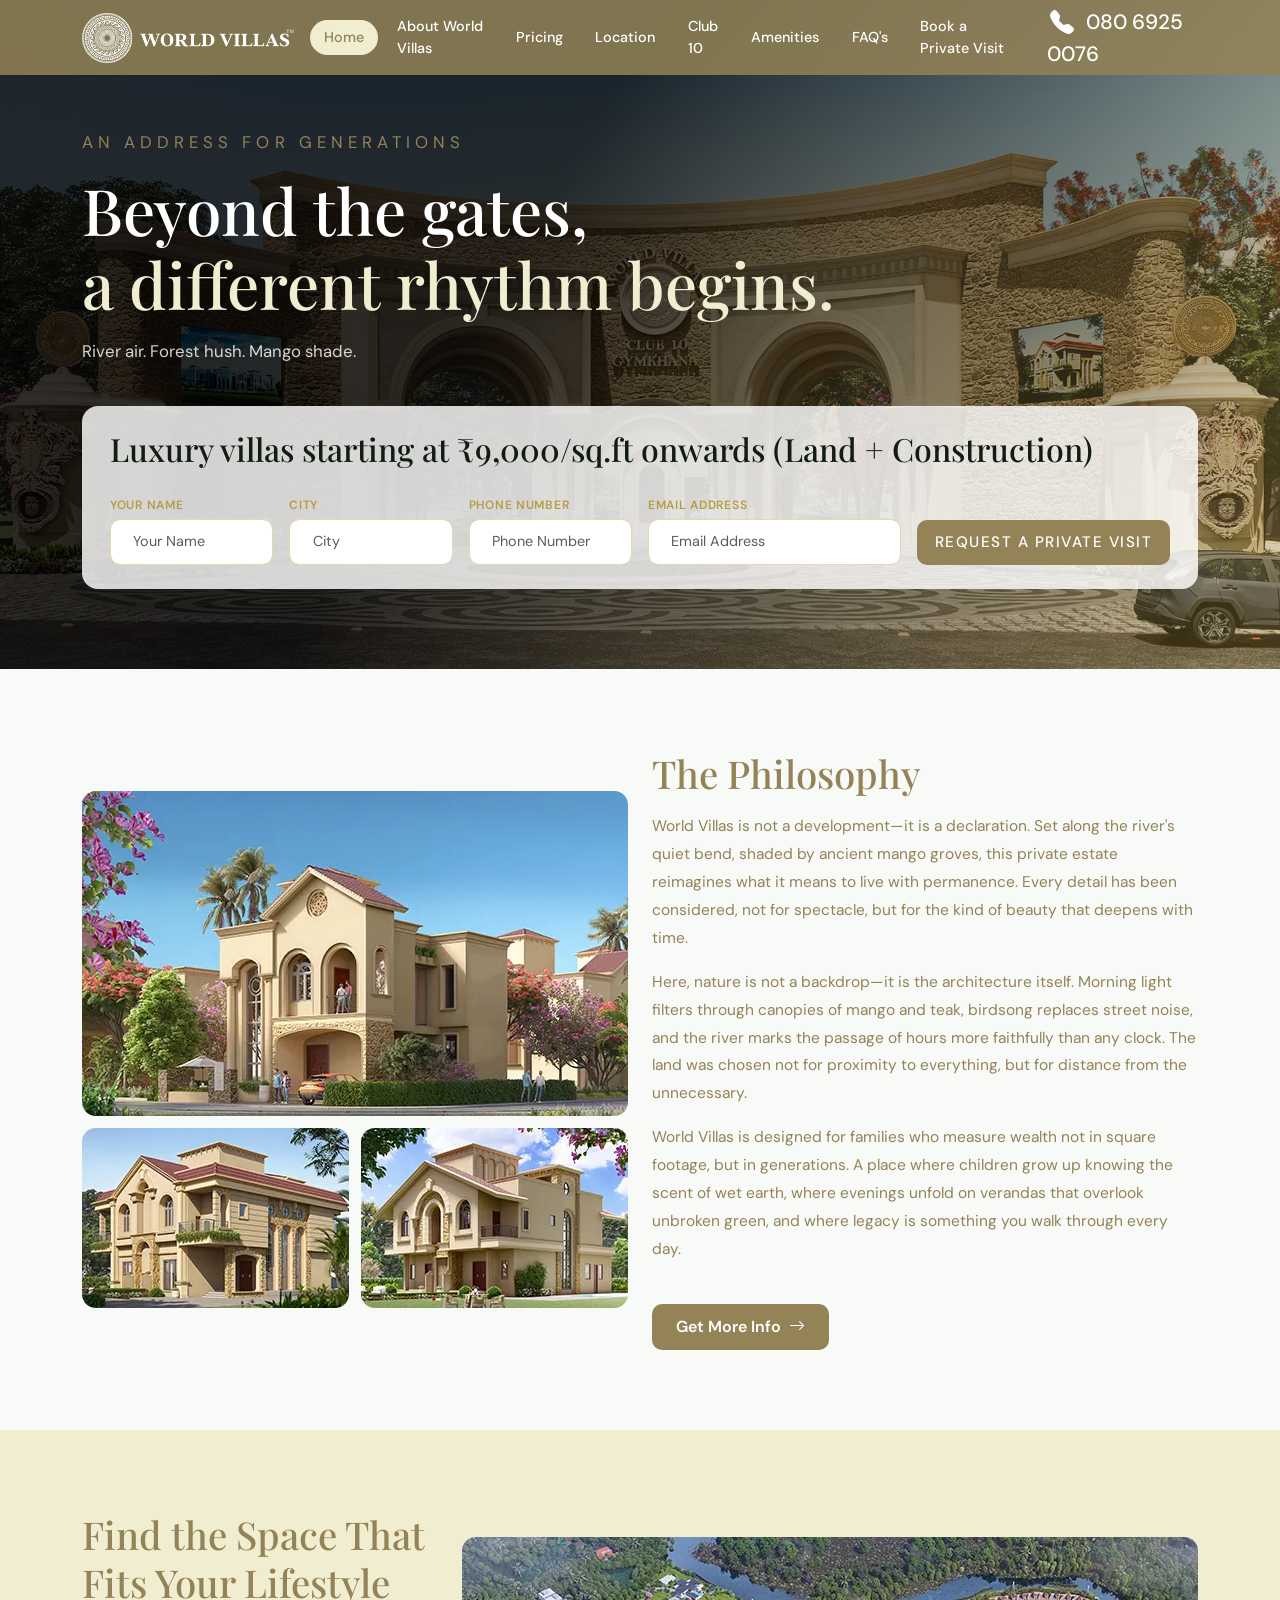
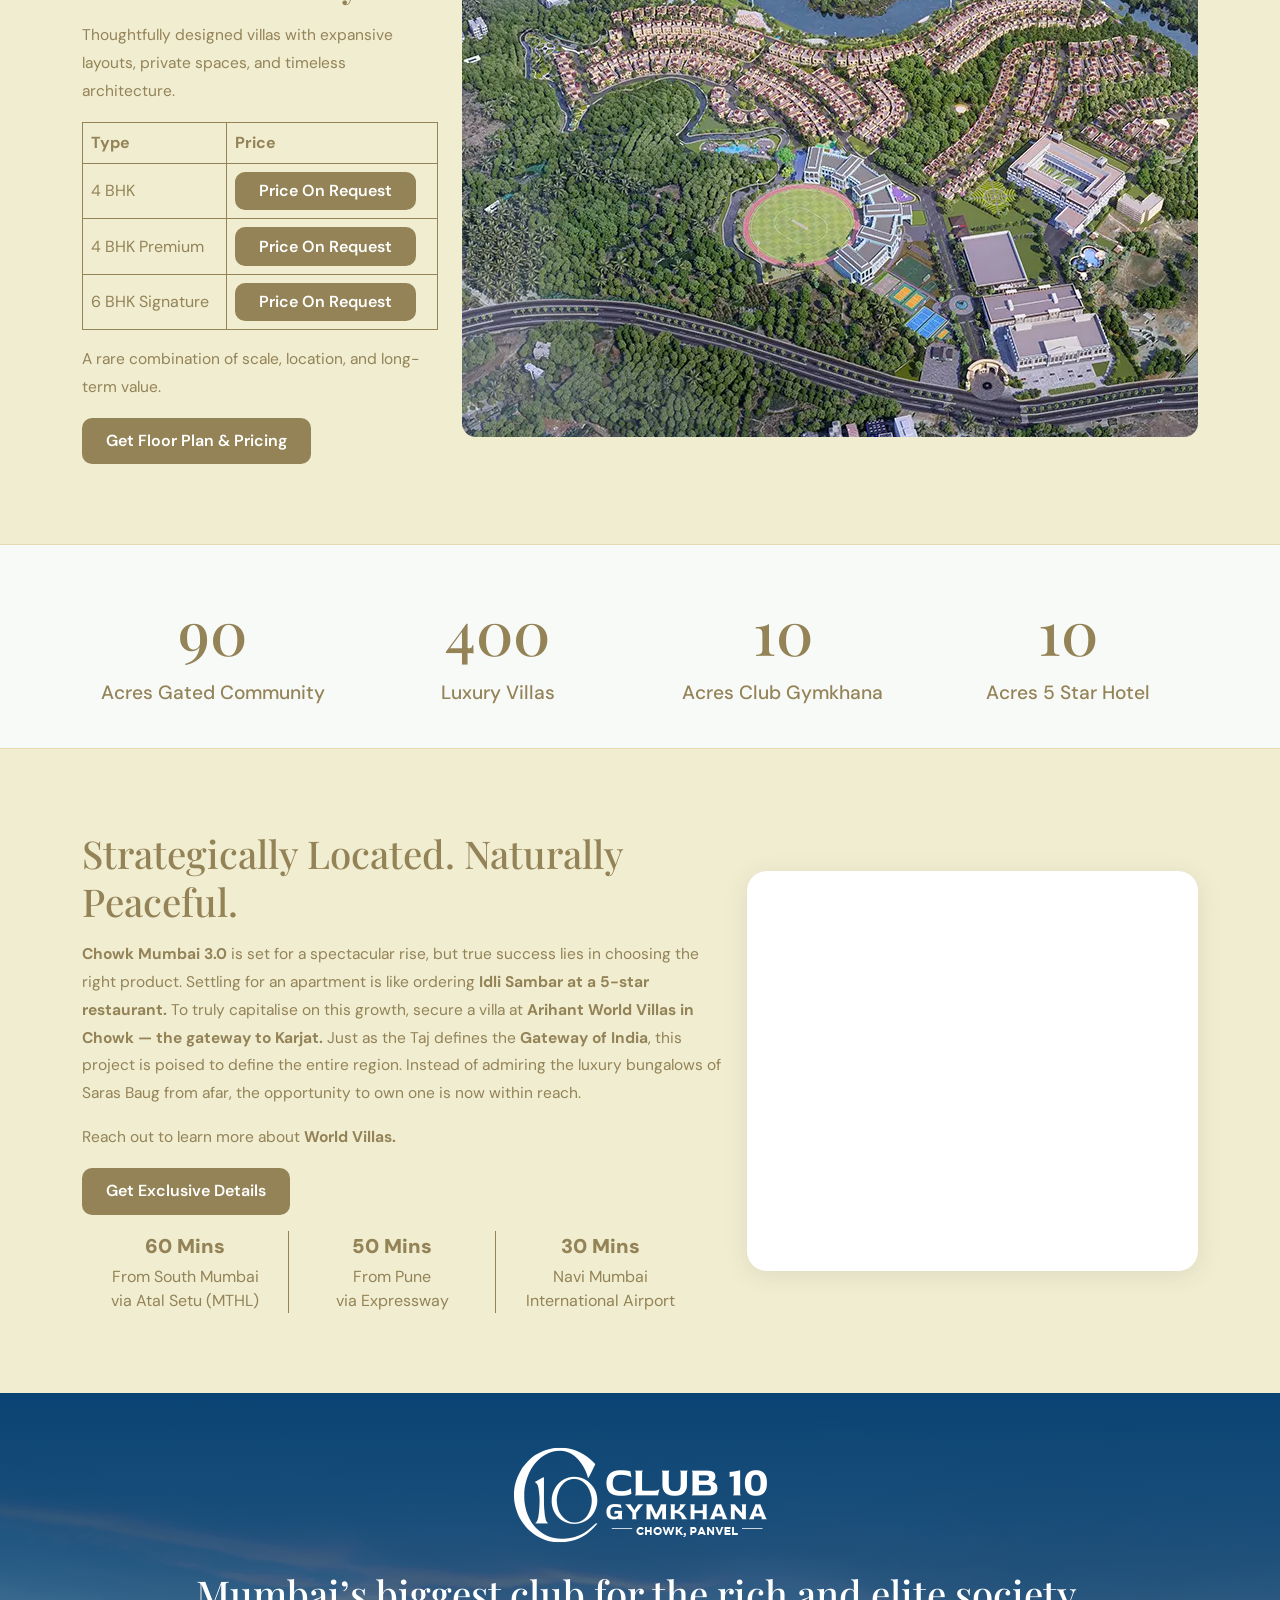
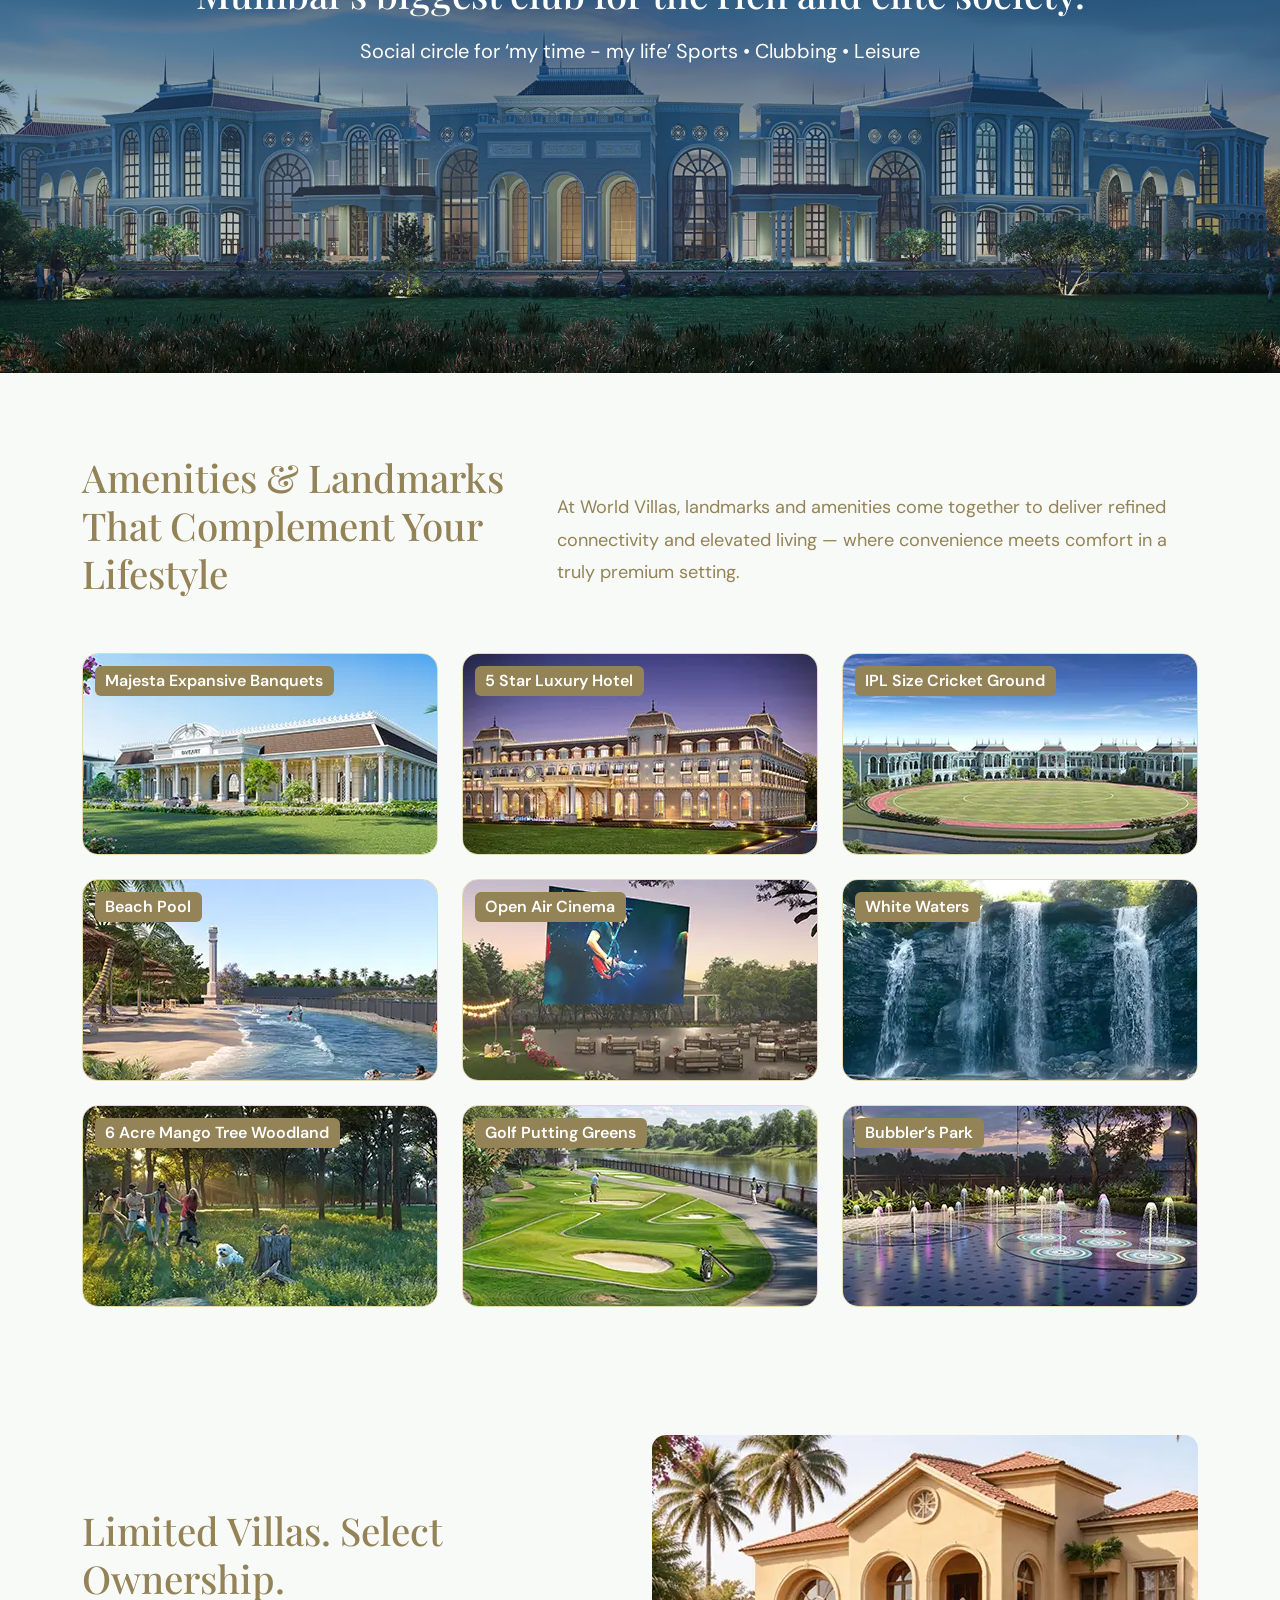
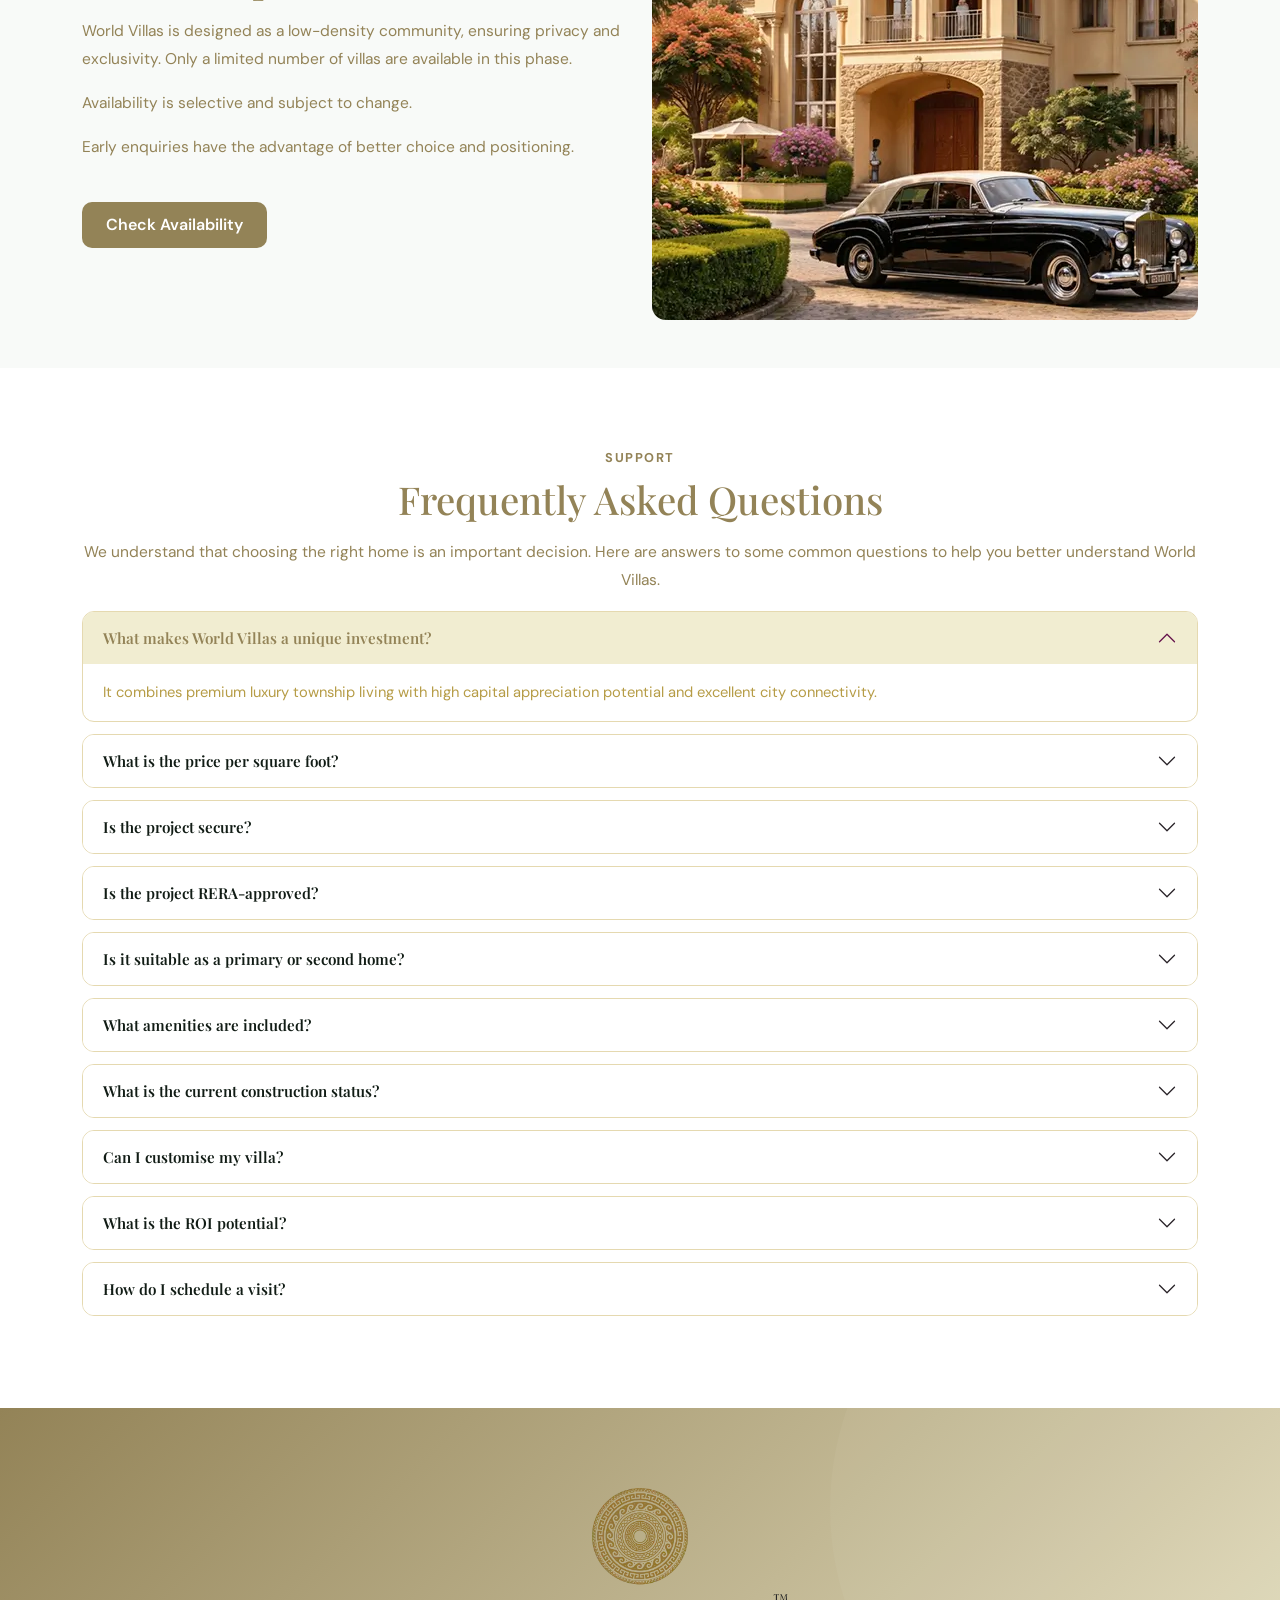
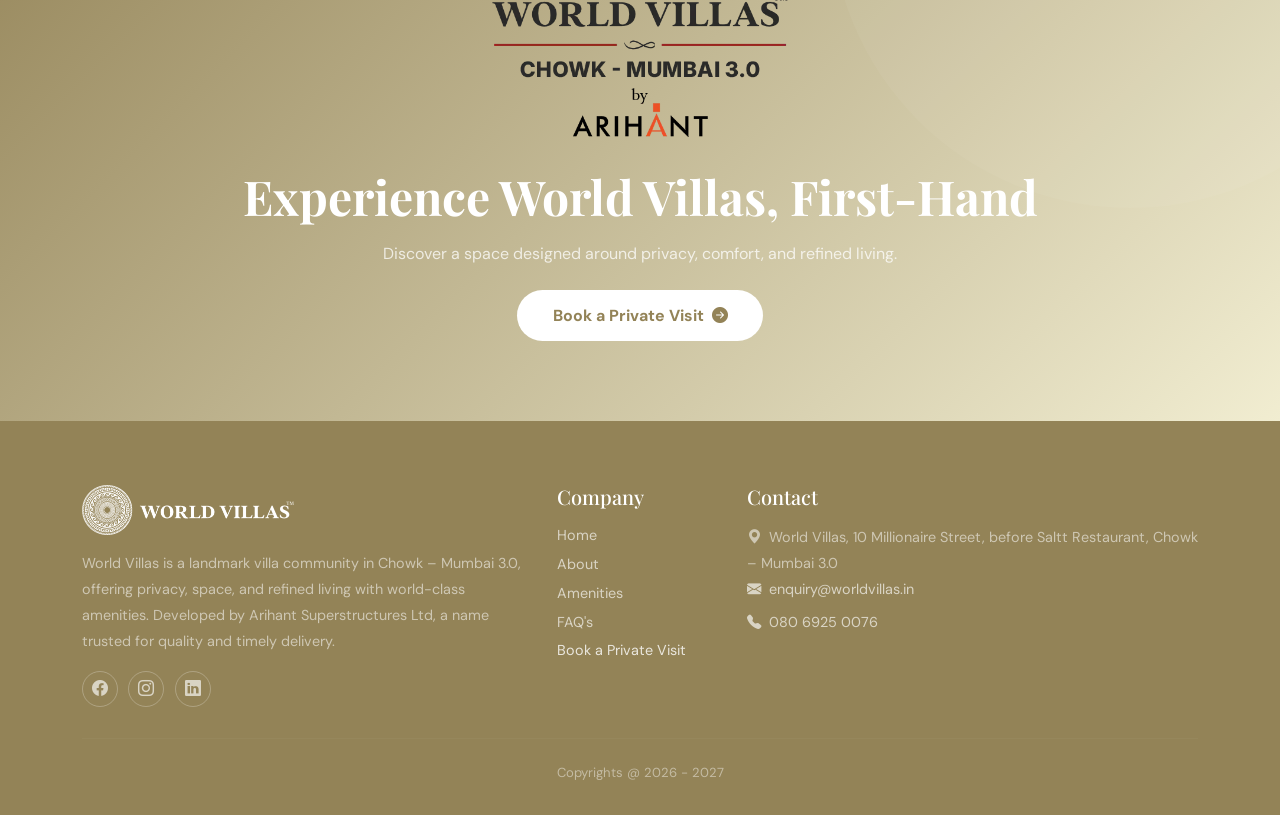
<file: ai.html>
<!DOCTYPE html>
<html lang="en">
<head>
  <meta charset="UTF-8" />
  <meta name="viewport" content="width=device-width, initial-scale=1.0"/>
  <title>World Villas</title>
  <link rel="apple-touch-icon" sizes="180x180" href="image/favicon/apple-touch-icon.png">
  <link rel="icon" type="image/png" sizes="32x32" href="image/favicon/favicon-32x32.png">
  <link rel="icon" type="image/png" sizes="16x16" href="image/favicon/favicon-16x16.png">
  <link rel="manifest" href="image/favicon/site.webmanifest">
  <!-- Meta Pixel Code -->
  <script>
  !function(f,b,e,v,n,t,s)
  {if(f.fbq)return;n=f.fbq=function(){n.callMethod?
  n.callMethod.apply(n,arguments):n.queue.push(arguments)};
  if(!f._fbq)f._fbq=n;n.push=n;n.loaded=!0;n.version='2.0';
  n.queue=[];t=b.createElement(e);t.async=!0;
  t.src=v;s=b.getElementsByTagName(e)[0];
  s.parentNode.insertBefore(t,s)}(window, document,'script',
  'https://connect.facebook.net/en_US/fbevents.js');
  fbq('init', '946411637967908');
  fbq('track', 'PageView');
  </script>
  <noscript><img height="1" width="1" style="display:none"
  src="https://www.facebook.com/tr?id=946411637967908&ev=PageView&noscript=1"
  /></noscript>
  <!-- End Meta Pixel Code -->

  <!-- Google Tag Manager -->
  <script>(function(w,d,s,l,i){w[l]=w[l]||[];w[l].push({'gtm.start':
  new Date().getTime(),event:'gtm.js'});var f=d.getElementsByTagName(s)[0],
  j=d.createElement(s),dl=l!='dataLayer'?'&l='+l:'';j.async=true;j.src=
  'https://www.googletagmanager.com/gtm.js?id='+i+dl;f.parentNode.insertBefore(j,f);
  })(window,document,'script','dataLayer','GTM-PF8W9ZGP');</script>
  <!-- End Google Tag Manager -->

  <!-- Bootstrap 5.3 -->
  <link href="css/bootstrap.min.css" rel="stylesheet"/>
  <!-- Bootstrap Icons -->
  <link href="https://cdn.jsdelivr.net/npm/bootstrap-icons@1.11.3/font/bootstrap-icons.min.css" rel="stylesheet"/>
  <!-- Custom Css -->
  <link href="css/style.css" rel="stylesheet"/>
  <!-- Google Fonts -->
  <link href="https://fonts.googleapis.com/css2?family=Playfair+Display:wght@500;700&family=DM+Sans:wght@300;400;500;600&display=swap" rel="stylesheet"/>
</head>
<body>
<!-- Google Tag Manager (noscript) -->
<noscript><iframe src="https://www.googletagmanager.com/ns.html?id=GTM-PF8W9ZGP"
height="0" width="0" style="display:none;visibility:hidden"></iframe></noscript>
<!-- End Google Tag Manager (noscript) -->
<!-- ═══════════════════════ NAVBAR ═══════════════════════ -->
<nav class="navbar navbar-expand-lg">
  <div class="container">
    <a class="navbar-brand" href="#">
      <img src="image/logo.webp" class="logo">
    </a>
    <button class="navbar-toggler border-0" type="button" data-bs-toggle="collapse" data-bs-target="#navMain" style="filter:invert(1);">
      <span class="navbar-toggler-icon"></span>
    </button>
    <div class="collapse navbar-collapse justify-content-end" id="navMain">
      <ul class="navbar-nav align-items-lg-center gap-1">
        <li class="nav-item"><a class="nav-link active" href="#home">Home</a></li>
        <li class="nav-item"><a class="nav-link" href="#about">About World Villas</a></li>
        <li class="nav-item"><a class="nav-link" href="#pricing">Pricing</a></li>
        <li class="nav-item"><a class="nav-link" href="#map">Location</a></li>
        <li class="nav-item"><a class="nav-link" href="#club-10">Club 10</a></li>
        <li class="nav-item"><a class="nav-link" href="#properties">Amenities</a></li>
        <li class="nav-item"><a class="nav-link" href="#faq">FAQ's</a></li>
        <li class="nav-item"><a class="nav-link" data-bs-toggle="modal" data-bs-target="#leadModal">Book a Private Visit</a></li>
        <li class="nav-item header-call"><a class="nav-link" href="tel:08069250076"><i class="bi bi-telephone-fill me-1 phone-shake" style="color:var(--green-accent);"></i> 080 6925 0076</a></li>
      </ul>
    </div>
    <!-- <a class="nav-link btn-nav ms-auto" href="#">Login</a> -->
  </div>
</nav>

<!-- ═══════════════════════ HERO ═══════════════════════════ -->
<section class="hero" id="home">
  <div class="container hero-content">
    <div class="row">
      <div class="col-lg-12">
        <!-- Pill tabs -->
        <!-- <ul class="nav hero-tabs gap-3 mb-4 fade-up">
          <li class="nav-item"><a class="nav-link active" href="#">Home</a></li>
          <li class="nav-item"><a class="nav-link active" href="#">Apartments</a></li>
          <li class="nav-item"><a class="nav-link active" href="#">Residential</a></li>
        </ul> -->
        <p class="intro-text">AN ADDRESS FOR GENERATIONS</p>
        <h1 class="fade-up" style="animation-delay:.1s">
          Beyond the gates, <br><em>a different rhythm begins.</em>
        </h1>
        <p class="mt-3 fade-up" style="animation-delay:.2s">
          River air. Forest hush. Mango shade.
        </p>

        <!-- Search card -->
        <!-- <div class="search-card fade-up" style="animation-delay:.3s">
          <div class="row g-3 align-items-end">
            <div class="col-md-12">
              <h2>Step Into Your Private World</h2>
            </div>
            <div class="col-md-2 col-12">
              <label>Your Name</label>
              <input class="form-control" type="text" placeholder="Your Name">
            </div>
            <div class="col-md-2 col-12">
              <label>City</label>
              <input class="form-control" type="text" placeholder="City">
            </div>
            <div class="col-md-2 col-12">
              <label>Phone Number</label>
              <input class="form-control" type="text" placeholder="Phone Number">
            </div>
            <div class="col-md-3 col-12">
              <label>Email Address</label>
              <input class="form-control" type="text" placeholder="Email Address">
            </div>
            <div class="col-md-3 col-12 d-flex">
              <button class="btn-search w-100 justify-content-center">
                Request A Private Visit
              </button>
            </div>
          </div>
        </div> -->
        <form action="https://api.web3forms.com/submit" method="POST">
          <!-- Web3Forms Key -->
          <input type="hidden" name="access_key" value="5745cb67-662c-40c2-b160-0d0565ea4385">
          <input type="hidden" name="subject" value="New Private Visit Request — World Villas">
          <input type="hidden" name="from_name" value="World Villas Website">
          <input type="hidden" name="redirect" value="https://www.worldvillas.co.in/thankyou">
          <input type="hidden" name="utm_source"> 
          <input type="hidden" name="utm_medium">
          <input type="hidden" name="utm_campaign">
          <input type="hidden" name="utm_content">
          <input type="hidden" name="utm_term">
          <input type="hidden" name="gclid">
          <div class="search-card fade-up" style="animation-delay:.3s">
            <div class="row g-3 align-items-end">
              <div class="col-md-12">
                <h2>Luxury villas starting at ₹9,000/sq.ft onwards (Land + Construction)</h2>
              </div>

              <div class="col-md-2 col-12">
                <label>Your Name</label>
                <input
                  class="form-control"
                  type="text"
                  name="name"
                  placeholder="Your Name"
                  required
                >
              </div>

              <div class="col-md-2 col-12">
                <label>City</label>
                <input
                  class="form-control"
                  type="text"
                  name="city"
                  placeholder="City"
                  required
                >
              </div>

              <div class="col-md-2 col-12">
                <label>Phone Number</label>
                <input
                  class="form-control"
                  type="tel"
                  id="phone"
                  name="phone"
                  placeholder="Phone Number"
                  maxlength="10"
                  pattern="[6-9][0-9]{9}"
                  inputmode="numeric"
                  required
                >
              </div>

              <div class="col-md-3 col-12">
                <label>Email Address</label>
                <input
                  class="form-control"
                  type="email"
                  name="email"
                  placeholder="Email Address"
                  required
                >
              </div>

              <div class="col-md-3 col-12 d-flex">
                <button
                  type="submit"
                  class="btn-search w-100 justify-content-center"
                >
                  Request A Private Visit
                </button>
              </div>
            </div>
          </div>
        </form>
      </div>
    </div>
  </div>
</section>

<!-- ═══════════════════════ ABOUT / PRIMARY HOME ══════════ -->
<section id="about">
  <div class="container">
    <div class="row align-items-center">
      <!-- Image grid -->
      <div class="col-lg-6 fade-up">
        <div class="feat-img-grid">
          <img src="image/about-1.webp" alt="Modern home">
          <img src="image/about-2.webp" alt="Interior">
          <img src="image/about-3.webp" alt="Architecture">
        </div>
        <!-- Price badge floating -->
        <!-- <div class="price-badge mt-3 d-inline-flex flex-column">
          <span style="font-size:.78rem;opacity:.7;text-transform:uppercase;letter-spacing:.08em;">Price starts at</span>
          <span class="price">$234k</span>
          <span style="font-size:.78rem;opacity:.7;margin-top:.2rem;">We connect buyers and sellers.</span>
          <a href="#properties" class="btn btn-sm btn-outline-light mt-2 rounded-pill px-3" style="font-size:.8rem;">Details →</a>
        </div> -->
      </div>

      <!-- Text -->
      <div class="col-lg-6 fade-up" style="animation-delay:.15s">
        <h2 class="section-title">The Philosophy</h2>
        <p class="section-body mt-3">World Villas is not a development—it is a declaration. Set along the river's quiet bend, shaded by ancient mango groves, this private estate reimagines what it means to live with permanence. Every detail has been considered, not for spectacle, but for the kind of beauty that deepens with time.</p>
        <p class="section-body mt-3">Here, nature is not a backdrop—it is the architecture itself. Morning light filters through canopies of mango and teak, birdsong replaces street noise, and the river marks the passage of hours more faithfully than any clock. The land was chosen not for proximity to everything, but for distance from the unnecessary.</p>
        <p class="section-body mt-3">World Villas is designed for families who measure wealth not in square footage, but in generations. A place where children grow up knowing the scent of wet earth, where evenings unfold on verandas that overlook unbroken green, and where legacy is something you walk through every day.</p>
        <a data-bs-toggle="modal" data-bs-target="#leadModal" class="btn-primary-green mt-4 text-decoration-none">
          Get More Info <i class="bi bi-arrow-right"></i>
        </a>
      </div>
    </div>
  </div>
</section>

<!-- ═══════════════════════ PRICING / FLOOR PLAN ════════════════════ -->
<section class="map-section pricing" id="pricing">
  <div class="container">
    <div class="row align-items-center">
      <div class="col-lg-4 fade-up">
        <h2 class="section-title">Find the Space That Fits Your Lifestyle</h2>
        <p class="section-body mt-3">
          Thoughtfully designed villas with expansive layouts, private spaces, and timeless architecture.
        </p>
        <table class="table table-bordered">
          <thead>
            <tr>
              <th scope="col">Type</th>
              <th scope="col">Price</th>
            </tr>
          </thead>
          <tbody>
            <tr>
              <td>4 BHK</td>
              <td>
                <a data-bs-toggle="modal" data-bs-target="#leadModal" class="btn-primary-green text-decoration-none">
                  Price On Request
                </a>
              </td>
            </tr>
            <tr>
              <td>4 BHK Premium</td>
              <td>
                <a data-bs-toggle="modal" data-bs-target="#leadModal" class="btn-primary-green text-decoration-none">
                  Price On Request
                </a>
              </td>
            </tr>
            <tr>
              <td>6 BHK Signature</td>
              <td>
                <a data-bs-toggle="modal" data-bs-target="#leadModal" class="btn-primary-green text-decoration-none">
                  Price On Request
                </a>
              </td>
            </tr>
          </tbody>
        </table>
        <p class="section-body">A rare combination of scale, location, and long-term value.</p>
        <a data-bs-toggle="modal" data-bs-target="#leadModal" class="btn-primary-green text-decoration-none">
          Get Floor Plan & Pricing
        </a>
      </div>
      <div class="col-lg-8 fade-up" style="animation-delay:.15s">
        <div class="img-card">
          <img src="image/pricing-image.webp" alt="Modern home">
        </div>
      </div>
    </div>
  </div>
</section>

<!-- ═══════════════════════ STATS BAR ══════════════════════ -->
<div class="stats-bar">
  <div class="container">
    <div class="row text-center g-4">
      <div class="col-6 col-md-3 stat-item fade-up">
        <div class="num" data-target="90">0</div>
        <div class="lbl">Acres Gated Community</div>
      </div>
      <div class="col-6 col-md-3 stat-item fade-up" style="animation-delay:.1s">
        <div class="num" data-target="400">0</div>
        <div class="lbl">Luxury Villas</div>
      </div>
      <div class="col-6 col-md-3 stat-item fade-up" style="animation-delay:.2s">
        <div class="num" data-target="10">0</div>
        <div class="lbl">Acres Club Gymkhana</div>
      </div>
      <div class="col-6 col-md-3 stat-item fade-up" style="animation-delay:.3s">
        <div class="num" data-target="10">0</div>
        <div class="lbl">Acres 5 Star Hotel</div>
      </div>
    </div>
  </div>
</div>

<!-- ═══════════════════════ MAP SECTION ════════════════════ -->
<section class="map-section" id="map">
  <div class="container">
    <div class="row align-items-center">
      <div class="col-lg-7 fade-up">
        <h2 class="section-title">Strategically Located. Naturally Peaceful.</h2>
        <p class="section-body mt-3">
          <b>Chowk Mumbai 3.0</b> is set for a spectacular rise, but true success lies in choosing the right product. Settling for an apartment is like ordering <b>Idli Sambar at a 5-star restaurant.</b> To truly capitalise on this growth, secure a villa at <b>Arihant World Villas in Chowk — the gateway to Karjat.</b> Just as the Taj defines the <b>Gateway of India</b>, this project is poised to define the entire region. Instead of admiring the luxury bungalows of Saras Baug from afar, the opportunity to own one is now within reach.
        </p>
        <p class="section-body mt-1">Reach out to learn more about <b>World Villas.</b></p>
        <a data-bs-toggle="modal" data-bs-target="#leadModal" class="btn-primary-green text-decoration-none">
          Get Exclusive Details
        </a>
        <ul class="map-stats mt-3">
          <li>60 Mins <p>From South Mumbai <br><span>via Atal Setu (MTHL)</span></p></li>
          <li>50 Mins <p>From Pune <br><span>via Expressway</span></p></li>
          <li>30 Mins <p>Navi Mumbai <br><span>International Airport</span></p></li>
        </ul>
        <!-- <a href="#properties" class="btn-primary-green mt-4 text-decoration-none">
          <i class="bi bi-geo-alt-fill"></i> Find Nearest Properties
        </a> -->
      </div>
      <div class="col-lg-5 fade-up" style="animation-delay:.15s">
        <div class="map-card">
          <iframe src="https://www.google.com/maps/embed?pb=!1m18!1m12!1m3!1d3774.690534681531!2d73.2630728!3d18.900805200000004!2m3!1f0!2f0!3f0!3m2!1i1024!2i768!4f13.1!3m3!1m2!1s0x3be7e58340b570eb%3A0x53ac8301eea01f70!2sArihant%20World%20Villas!5e0!3m2!1sen!2sin!4v1776164386066!5m2!1sen!2sin" allowfullscreen="" loading="lazy" referrerpolicy="no-referrer-when-downgrade"></iframe>
        </div>
      </div>
    </div>
  </div>
</section>

<!-- ═══════════════════════ club 10 ═════════════════════ -->
<section id="club-10" style="background-image: url(image/club-10-bg.webp);">
  <div class="container">
    <img src="image/c10-logo.png">
    <h2 class="section-title">Mumbai’s biggest club for the rich and elite society.</h2>
    <p class="section-body mt-3">Social circle for ‘my time - my life’ Sports • Clubbing • Leisure</p>
  </div>
</section>

<!-- ═══════════════════════ PROPERTIES ═════════════════════ -->
<section id="properties">
  <div class="container">
    <div class="row align-items-end mb-5">
      <div class="col-lg-5 fade-up">
        <h2 class="section-title">Amenities & Landmarks That Complement Your Lifestyle</h2>
      </div>
      <div class="col-lg-7 fade-up" style="animation-delay:.1s">
        <p class="section-body">
          At World Villas, landmarks and amenities come together to deliver refined connectivity and elevated living — where convenience meets comfort in a truly premium setting.
        </p>
      </div>
    </div>

    <div class="row g-4" id="propGrid">
      <!-- Cards injected by JS -->
    </div>
  </div>
</section>


<!-- ═══════════════════════ lIMITED VILLAS ══════════ -->
<section id="limited" class="limited">
  <div class="container">
    <div class="row align-items-center">

      <!-- Text -->
      <div class="col-lg-6 fade-up" style="animation-delay:.15s">
        <h2 class="section-title">Limited Villas. Select Ownership.</h2>
        <p class="section-body mt-3">World Villas is designed as a low-density community, ensuring privacy and exclusivity. Only a limited number of villas are available in this phase.</p>
        <p class="section-body">Availability is selective and subject to change.</p>
        <p class="section-body">Early enquiries have the advantage of better choice and positioning.</p>
        <a data-bs-toggle="modal" data-bs-target="#leadModal" class="btn-primary-green mt-4 text-decoration-none">
          Check Availability
        </a>
      </div>

      <!-- Image grid -->
      <div class="col-lg-6 fade-up">
        <div class="img-card">
          <img src="image/limited-villas.webp" alt="Modern home">
        </div>
      </div>
    </div>
  </div>
</section>
<!-- ═══════════════════════ FAQ ═════════════════════════════ -->
<section class="faq-section" id="faq">
  <div class="container">
    <div class="row align-items-start">
      <div class="col-lg-12 fade-up">
        <p class="section-label">Support</p>
        <h2 class="section-title">Frequently Asked Questions</h2>
        <p class="section-body mt-3">
          We understand that choosing the right home is an important decision. Here are answers to some common questions to help you better understand World Villas.
        </p>
      </div>
      <div class="col-lg-12 fade-up" style="animation-delay:.15s">
        <div class="accordion" id="faqAccordion">
          <div class="accordion-item">
            <h2 class="accordion-header">
              <button class="accordion-button" type="button" data-bs-toggle="collapse" data-bs-target="#faq1">
                What makes World Villas a unique investment?
              </button>
            </h2>
            <div id="faq1" class="accordion-collapse collapse show" data-bs-parent="#faqAccordion">
              <div class="accordion-body">
                It combines premium luxury township living with high capital appreciation potential and excellent city connectivity.
              </div>
            </div>
          </div>
          <div class="accordion-item">
            <h2 class="accordion-header">
              <button class="accordion-button collapsed" type="button" data-bs-toggle="collapse" data-bs-target="#faq2">
                What is the price per square foot?
              </button>
            </h2>
            <div id="faq2" class="accordion-collapse collapse" data-bs-parent="#faqAccordion">
              <div class="accordion-body">
                The villas are priced at ₹ 9,000 per sq. ft., offering superior value compared to higher-priced luxury competitors.
              </div>
            </div>
          </div>
          <div class="accordion-item">
            <h2 class="accordion-header">
              <button class="accordion-button collapsed" type="button" data-bs-toggle="collapse" data-bs-target="#faq3">
                Is the project secure?
              </button>
            </h2>
            <div id="faq3" class="accordion-collapse collapse" data-bs-parent="#faqAccordion">
              <div class="accordion-body">
                Yes, it is a fully gated community with 24/7 multi-tier security and controlled access for total privacy.
              </div>
            </div>
          </div>
          <div class="accordion-item">
            <h2 class="accordion-header">
              <button class="accordion-button collapsed" type="button" data-bs-toggle="collapse" data-bs-target="#faq4">
                Is the project RERA-approved?
              </button>
            </h2>
            <div id="faq4" class="accordion-collapse collapse" data-bs-parent="#faqAccordion">
              <div class="accordion-body">
                 Yes, World Villas is fully RERA compliant with all legal clearances and verified land titles in place. We can share the RERA registration number and legal documents during your site visit.
              </div>
            </div>
          </div>


          <div class="accordion-item">
            <h2 class="accordion-header">
              <button class="accordion-button collapsed" type="button" data-bs-toggle="collapse" data-bs-target="#faq5">
                Is it suitable as a primary or second home?
              </button>
            </h2>
            <div id="faq5" class="accordion-collapse collapse" data-bs-parent="#faqAccordion">
              <div class="accordion-body">
                 Both; it offers a peaceful environment for a second home while remaining well-connected for daily city living.
              </div>
            </div>
          </div>
          <div class="accordion-item">
            <h2 class="accordion-header">
              <button class="accordion-button collapsed" type="button" data-bs-toggle="collapse" data-bs-target="#faq6">
                What amenities are included?
              </button>
            </h2>
            <div id="faq6" class="accordion-collapse collapse" data-bs-parent="#faqAccordion">
              <div class="accordion-body">
                 Residents have access to a luxury clubhouse, fitness centres, landscaped gardens, and dedicated recreation zones.
              </div>
            </div>
          </div>
          <div class="accordion-item">
            <h2 class="accordion-header">
              <button class="accordion-button collapsed" type="button" data-bs-toggle="collapse" data-bs-target="#faq7">
                What is the current construction status?
              </button>
            </h2>
            <div id="faq7" class="accordion-collapse collapse" data-bs-parent="#faqAccordion">
              <div class="accordion-body">
                 Construction is progressing rapidly on schedule; contact us for a detailed milestone report or site visit.
              </div>
            </div>
          </div>
          <div class="accordion-item">
            <h2 class="accordion-header">
              <button class="accordion-button collapsed" type="button" data-bs-toggle="collapse" data-bs-target="#faq8">
                Can I customise my villa?
              </button>
            </h2>
            <div id="faq8" class="accordion-collapse collapse" data-bs-parent="#faqAccordion">
              <div class="accordion-body">
                 Yes, we offer internal customisation options to ensure your home fits your personal style and requirements.
              </div>
            </div>
          </div>
          <div class="accordion-item">
            <h2 class="accordion-header">
              <button class="accordion-button collapsed" type="button" data-bs-toggle="collapse" data-bs-target="#faq9">
                What is the ROI potential?
              </button>
            </h2>
            <div id="faq9" class="accordion-collapse collapse" data-bs-parent="#faqAccordion">
              <div class="accordion-body">
                 With growing infrastructure in Mumbai 3.0 and a competitive entry price, the project is positioned for strong long-term appreciation.
              </div>
            </div>
          </div>
          <div class="accordion-item">
            <h2 class="accordion-header">
              <button class="accordion-button collapsed" type="button" data-bs-toggle="collapse" data-bs-target="#faq10">
                How do I schedule a visit?
              </button>
            </h2>
            <div id="faq10" class="accordion-collapse collapse" data-bs-parent="#faqAccordion">
              <div class="accordion-body">
                 Simply submit your details, and our team will coordinate a private site tour at your convenience.
                 <a class="btn-faq" data-bs-toggle="modal" data-bs-target="#leadModal">Book a Private Visit</a>
              </div>
            </div>
          </div>
        </div>
      </div>
    </div>
  </div>
</section>



<!-- ═══════════════════════ CTA BANNER ═════════════════════ -->
<section class="cta-banner text-center">
  <div class="container position-relative fade-up">
    <img src="image/wv-logo.webp">
    <h2>Experience World Villas, First-Hand</h2>
    <p class="mt-3 mb-4">
      Discover a space designed around privacy, comfort, and refined living.
    </p>
    <a data-bs-toggle="modal" data-bs-target="#leadModal" class="btn-cta text-decoration-none">
      Book a Private Visit <i class="bi bi-arrow-right-circle-fill"></i>
    </a>
  </div>
</section>

<!-- ═══════════════════════ NATURE STRIP ═══════════════════ -->
<!-- <section style="background:var(--gold-dark);padding:4rem 0;">
  <div class="container">
    <div class="row align-items-center g-4">
      <div class="col-lg-6 fade-up">
        <h2 class="display-font" style="color:#fff;font-size:clamp(1.6rem,3vw,2.4rem);">
          Discover Nature Wonders<br>with Expert Guidance
        </h2>
      </div>
      <div class="col-lg-6 fade-up" style="animation-delay:.1s">
        <p style="color:rgba(255,255,255,.7);line-height:1.8;">
          We connect buyers and sellers through a trusted platform with verified properties,
          transparent deals, and expert guidance—supporting you at every step of your journey
          into a greener, more connected lifestyle.
        </p>
      </div>
    </div>
  </div>
</section> -->

<!-- ═══════════════════════ FOOTER ══════════════════════════ -->
<footer id="contact">
  <div class="container">
    <div class="row mb-4">
      <div class="col-lg-5">
        <div class="footer-brand mb-3">
          <img src="image/logo.webp" class="logo">
        </div>
        <p style="color:rgba(255,255,255,.55);font-size:.9rem;line-height:1.8;">
          World Villas is a landmark villa community in Chowk – Mumbai 3.0, offering privacy, space, and refined living with world-class amenities. Developed by Arihant Superstructures Ltd, a name trusted for quality and timely delivery.
        </p>
        <div class="mt-3">
          <a href="https://www.facebook.com/profile.php?id=100091756993900" class="social-icon" target="_blank"><i class="bi bi-facebook"></i></a>
          <a href="https://www.instagram.com/worldvillas_official/" class="social-icon" target="_blank"><i class="bi bi-instagram"></i></a>
          <a href="https://in.linkedin.com/company/world-villas" class="social-icon" target="_blank"><i class="bi bi-linkedin"></i></a>
        </div>
      </div>
      <div class="col-6 col-lg-2">
        <h5>Company</h5>
        <a href="#home">Home</a>
        <a href="#about">About</a>
        <a href="#properties">Amenities</a>
        <a href="#faq">FAQ's</a>
        <a data-bs-toggle="modal" data-bs-target="#leadModal">Book a Private Visit</a>
      </div>
      <!-- <div class="col-6 col-lg-2">
        <h5>Help</h5>
        <a href="#">FAQ</a><a href="#">Blog</a>
        <a href="#">How it Works</a><a href="#">Privacy Policy</a>
      </div> -->
      <div class="col-lg-5">
        <h5>Contact</h5>
        <p style="color:rgba(255,255,255,.55);font-size:.9rem;line-height:1.8;">
          <i class="bi bi-geo-alt-fill me-2" style="color:var(--green-accent);"></i>World Villas, 10 Millionaire Street, before Saltt Restaurant, Chowk – Mumbai 3.0<br>
          <a href="mailto:enquiry@worldvillas.in"><i class="bi bi-envelope-fill me-2" style="color:var(--green-accent);"></i>enquiry@worldvillas.in</a>
          <a href="tel:08069250076"><i class="bi bi-telephone-fill me-2" style="color:var(--green-accent);"></i>080 6925 0076</a>
        </p>
      </div>
    </div>
    <hr class="footer-divider">
    <div class="d-flex flex-wrap justify-content-center align-items-center footer-bottom py-2">
      <span>Copyrights @ 2026 - 2027</span>
      <!-- <div class="d-flex gap-3 mt-2 mt-md-0">
        <a href="#" style="color:rgba(255,255,255,.45);font-size:.82rem;text-decoration:none;">Terms &amp; Conditions</a>
        <a href="#" style="color:rgba(255,255,255,.45);font-size:.82rem;text-decoration:none;">Privacy Policy</a>
      </div> -->
    </div>
  </div>
</footer>
<div class="modal fade" id="leadModal" tabindex="-1" aria-labelledby="leadModalLabel" aria-hidden="true">
  <div class="modal-dialog modal-dialog-centered modal-md">
    <div class="modal-content border-0 rounded-4">
      <div class="modal-header border-0">
        <h5 class="modal-title" id="leadModalLabel">
          Get private pricing details
        </h5>
        <button
          type="button"
          class="btn-close"
          data-bs-dismiss="modal"
          aria-label="Close"
        ></button>
      </div>

      <div class="modal-body">
        <form action="https://api.web3forms.com/submit" method="POST">
          <input type="hidden" name="access_key" value="5745cb67-662c-40c2-b160-0d0565ea4385">
          <input type="hidden" name="subject" value="New Private Visit Request — World Villas">
          <input type="hidden" name="from_name" value="World Villas Website">
          <input type="hidden" name="redirect" value="https://www.worldvillas.co.in/thankyou">
          <input type="hidden" name="utm_source"> 
          <input type="hidden" name="utm_medium">
          <input type="hidden" name="utm_campaign">
          <input type="hidden" name="utm_content">
          <input type="hidden" name="utm_term">
          <input type="hidden" name="gclid">
          <div class="row g-3">
            <div class="col-12">
              <label>Your Name</label>
              <input
                class="form-control"
                type="text"
                name="name"
                placeholder="Your Name"
                required
              >
            </div>

            <div class="col-12">
              <label>City</label>
              <input
                class="form-control"
                type="text"
                name="city"
                placeholder="City"
                required
              >
            </div>

            <div class="col-12">
              <label>Phone Number</label>
              <input
                class="form-control"
                type="tel"
                id="modalPhone"
                name="phone"
                placeholder="Phone Number"
                maxlength="10"
                pattern="[6-9][0-9]{9}"
                required
              >
            </div>

            <div class="col-12">
              <label>Email Address</label>
              <input
                class="form-control"
                type="email"
                name="email"
                placeholder="Email Address"
                required
              >
            </div>

            <div class="col-12">
              <button
                type="submit"
                class="btn btn-dark w-100 py-3"
              >
                Request A Private Visit
              </button>
            </div>
          </div>
        </form>
      </div>
    </div>
  </div>
</div>
<!-- Bootstrap JS -->
<script src="https://cdn.jsdelivr.net/npm/bootstrap@5.3.3/dist/js/bootstrap.bundle.min.js"></script>

<script>
  /* ── Property data ─────────────────────────────────────────── */
  const properties = [
    { img:'image/am-1.webp', beds:4, baths:2, sqft:950, title:'Majesta Expansive Banquets', price:'$533,367', type:'Majesta Expansive Banquets' },
    { img:'image/am-6.webp', beds:6, baths:4, sqft:1400, title:'5 Star Luxury Hotel', price:'$533,367', type:'5 Star Luxury Hotel' },
    { img:'image/am-3.webp', beds:5, baths:3, sqft:1200, title:'IPL Size Cricket Ground', price:'$533,367', type:'IPL Size Cricket Ground' },
    { img:'image/am-2.webp', beds:3, baths:2, sqft:820, title:'Beach Pool', price:'$533,367', type:'Beach Pool' },
    { img:'image/am-4.webp', beds:3, baths:2, sqft:780, title:'Open Air Cinema', price:'$533,367', type:'Open Air Cinema' },
    { img:'image/am-5.webp', beds:4, baths:3, sqft:1050, title:'White Waters', price:'$533,367', type:'White Waters' },
    { img:'image/am-7.webp', beds:3, baths:2, sqft:820, title:'6 Acre Mango Tree Woodland', price:'$533,367', type:'6 Acre Mango Tree Woodland' },
    { img:'image/am-8.webp', beds:3, baths:2, sqft:780, title:'Golf Putting Greens', price:'$533,367', type:'Golf Putting Greens' },
    { img:'image/am-9.webp', beds:4, baths:3, sqft:1050, title:'Bubbler’s Park', price:'$533,367', type:'Bubbler’s Park' },
  ];

  const propGrid = document.getElementById('propGrid');
  properties.forEach((p, i) => {
    const col = document.createElement('div');
    col.className = 'col-md-6 col-lg-4 fade-up';
    col.style.animationDelay = (i * 0.08) + 's';
    col.innerHTML = `
      <div class="prop-card h-100">
        <div class="position-relative overflow-hidden">
          <img src="${p.img}" alt="${p.title}">
          <span class="badge-type">${p.type}</span>
        </div>
      </div>`;
    propGrid.appendChild(col);
  });

  /* ── Testimonial data ──────────────────────────────────────── */
  const testimonials = [
    { img:'https://images.unsplash.com/photo-1507003211169-0a1dd7228f2d?w=200&q=80', name:'Marcus Reid', role:'Home Buyer', text:'An excellent real estate platform with verified listings and complete transparency. The team guided us professionally from start to finish, making the entire buying process smooth and stress-free.' },
    { img:'https://images.unsplash.com/photo-1494790108377-be9c29b29330?w=200&q=80', name:'Priya Mehta', role:'Property Investor', text:'EstatePrime helped me find my ideal investment property within weeks. The data, listings, and support team are top-notch. Highly recommend for anyone serious about real estate.' },
    { img:'https://images.unsplash.com/photo-1580489944761-15a19d654956?w=200&q=80', name:'Samantha Reeves', role:'First-time Buyer', text:'I was nervous about buying my first home, but EstatePrime made it incredibly straightforward. Their transparent process and expert advisors gave me complete confidence throughout.' },
  ];



  /* ── Scroll fade-in ────────────────────────────────────────── */
  const observer = new IntersectionObserver(entries => {
    entries.forEach(e => { if(e.isIntersecting) e.target.classList.add('visible'); });
  }, { threshold: 0.12 });
  document.querySelectorAll('.fade-up').forEach(el => observer.observe(el));

  /* ── Counter animation ─────────────────────────────────────── */
  const countObserver = new IntersectionObserver(entries => {
    entries.forEach(e => {
      if (!e.isIntersecting || e.target.dataset.counted) return;
      e.target.dataset.counted = '1';
      const target = +e.target.dataset.target;
      const suffix = target >= 1000 ? '' : '';
      let start = 0;
      const step = target / 60;
      const interval = setInterval(() => {
        start = Math.min(start + step, target);
        e.target.textContent = Math.floor(start).toLocaleString() + suffix;
        if (start >= target) clearInterval(interval);
      }, 16);
    });
  }, { threshold: 0.5 });
  document.querySelectorAll('.stat-item .num').forEach(el => countObserver.observe(el));

  /* ── Filter chips toggle ────────────────────────────────────── */
  document.querySelectorAll('.filter-chips .chip').forEach(chip => {
    chip.addEventListener('click', function() {
      document.querySelectorAll('.filter-chips .chip').forEach(c => c.classList.remove('active'));
      this.classList.add('active');
    });
  });
</script>
<script>
document.getElementById("phone").addEventListener("input", function () {
  this.value = this.value.replace(/\D/g, "").slice(0, 10);
});
</script>
<script>
window.addEventListener("load", function () {

  const modalEl = document.getElementById("leadModal");
  const leadModal = new bootstrap.Modal(modalEl);

  let repeatTimeout;

  // Repeat countdown after modal close
  function startRepeatCountdown() {
    clearTimeout(repeatTimeout);

    repeatTimeout = setTimeout(() => {
      if (!localStorage.getItem("leadSubmitted")) {
        leadModal.show();
      }
    }, 15000);
  }

  // First popup after 10 sec
  if (!localStorage.getItem("leadSubmitted")) {
    setTimeout(() => {
      if (!localStorage.getItem("leadSubmitted")) {
        leadModal.show();
      }
    }, 10000);
  }

  // Restart countdown after close
  modalEl.addEventListener("hidden.bs.modal", function () {
    if (!localStorage.getItem("leadSubmitted")) {
      startRepeatCountdown();
    }
  });

  // Phone validation
  const modalPhone = document.getElementById("modalPhone");

  if (modalPhone) {
    modalPhone.addEventListener("input", function () {
      this.value = this.value.replace(/\D/g, "").slice(0, 10);
    });
  }

});
</script>
<script>
const sections = document.querySelectorAll("section[id]");
const navLinks = document.querySelectorAll(".nav-link");

window.addEventListener("scroll", () => {
  let current = "";

  sections.forEach((section) => {
    const sectionTop = section.offsetTop - 120; // offset for navbar
    const sectionHeight = section.offsetHeight;

    if (scrollY >= sectionTop && scrollY < sectionTop + sectionHeight) {
      current = section.getAttribute("id");
    }
  });

  navLinks.forEach((link) => {
    link.classList.remove("active");

    if (link.getAttribute("href") === "#" + current) {
      link.classList.add("active");
    }
  });
});
</script>
<script>
document.querySelectorAll('#navMain .nav-link').forEach(function (link) {
  link.addEventListener('click', function () {
    const navMain = document.getElementById('navMain');
    const navbarCollapse = bootstrap.Collapse.getInstance(navMain);

    if (navMain.classList.contains('show')) {
      bootstrap.Collapse.getOrCreateInstance(navMain).hide();
    }
  });
});
</script>
<script>
async function sendLeadToCRM(form) {
  const name = form.querySelector('[name="name"]').value;
  const email = form.querySelector('[name="email"]').value;
  const phone = form.querySelector('[name="phone"]').value;

  await fetch("https://farvisioncloud.com/sfasync/api/syncleads/externalapi", {
    method: "POST",
    headers: { "Content-Type": "application/json" },
    body: JSON.stringify({
      firstName: name,
      lastName: "",
      email: email,
      mobilePhone: phone,
      comments: "",
      originFrom: "Lead from Digital",
      product: "Arihant World Villas",
      campaign: "WV_Srch_BrandCam_6_5_26",
      sourceAccountDescription: "Opelox",
      sourceAccountType: "Agency",
      isUpdatefromUIDate: false,
      isImported: true,
      DumpdataObjectId: "91241085t62268889600867",
      tenantId: 868
    })
  });
}

document.querySelectorAll('form[action="https://api.web3forms.com/submit"]').forEach(form => {
  form.addEventListener("submit", async function(e) {
    if (form.dataset.submitted === "true") {
      e.preventDefault();
      return false;
    }

    form.dataset.submitted = "true";

    const btn = form.querySelector('button[type="submit"]');
    if (btn) {
      btn.innerText = "Submitting...";
    }

    try {
      await sendLeadToCRM(form);
    } catch (error) {
      console.error("CRM Error:", error);
    }
  });
});
</script>
<script>
window.addEventListener("pageshow", function (event) {
  // Browser back/forward cache detect
  if (event.persisted || performance.getEntriesByType("navigation")[0].type === "back_forward") {
    window.location.reload();
  }
});
</script>
<!-- Chatbot -->
<script src="https://oto.direct/embed-widget.js" data-chatbot-slug="arihant-worldvillas" data-widget-type="floating" data-button-color="#C8A96A" data-button-size="large" data-variant="icon" async></script>
</body>
</html>
</file>
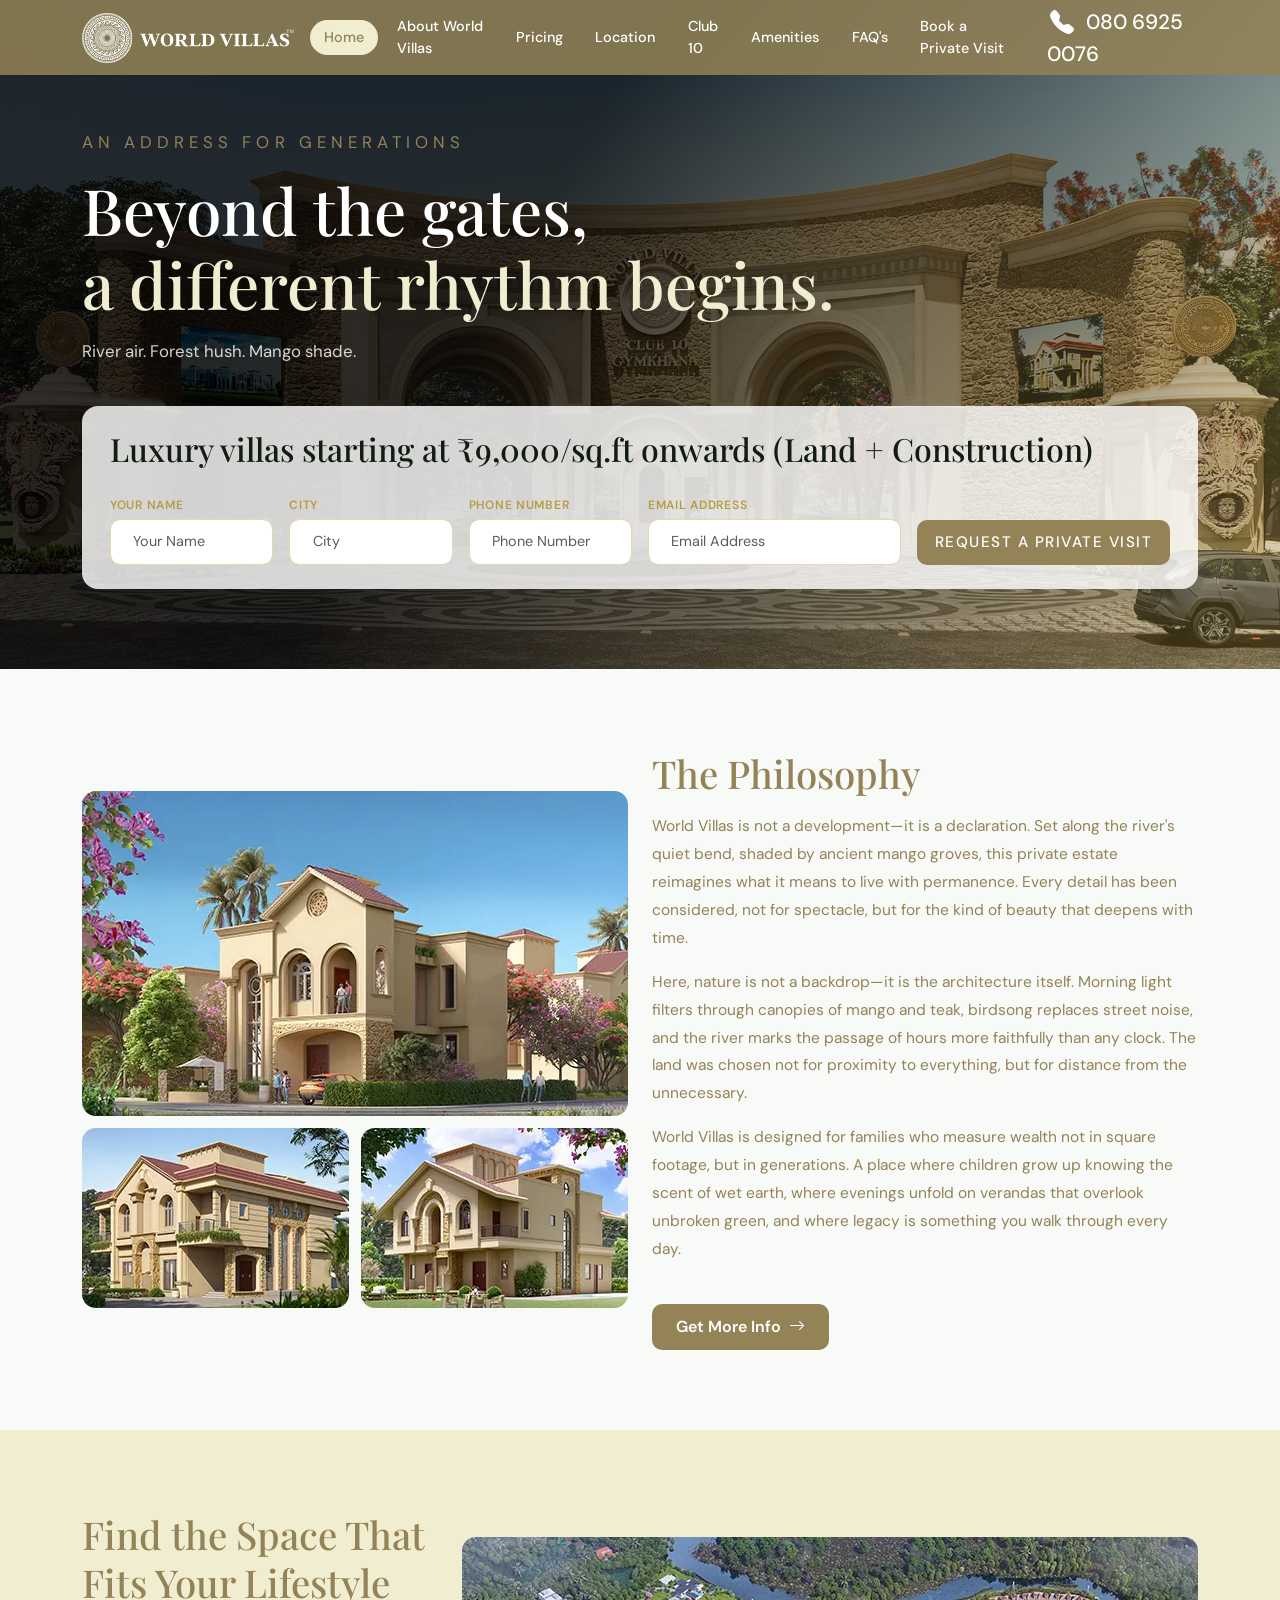
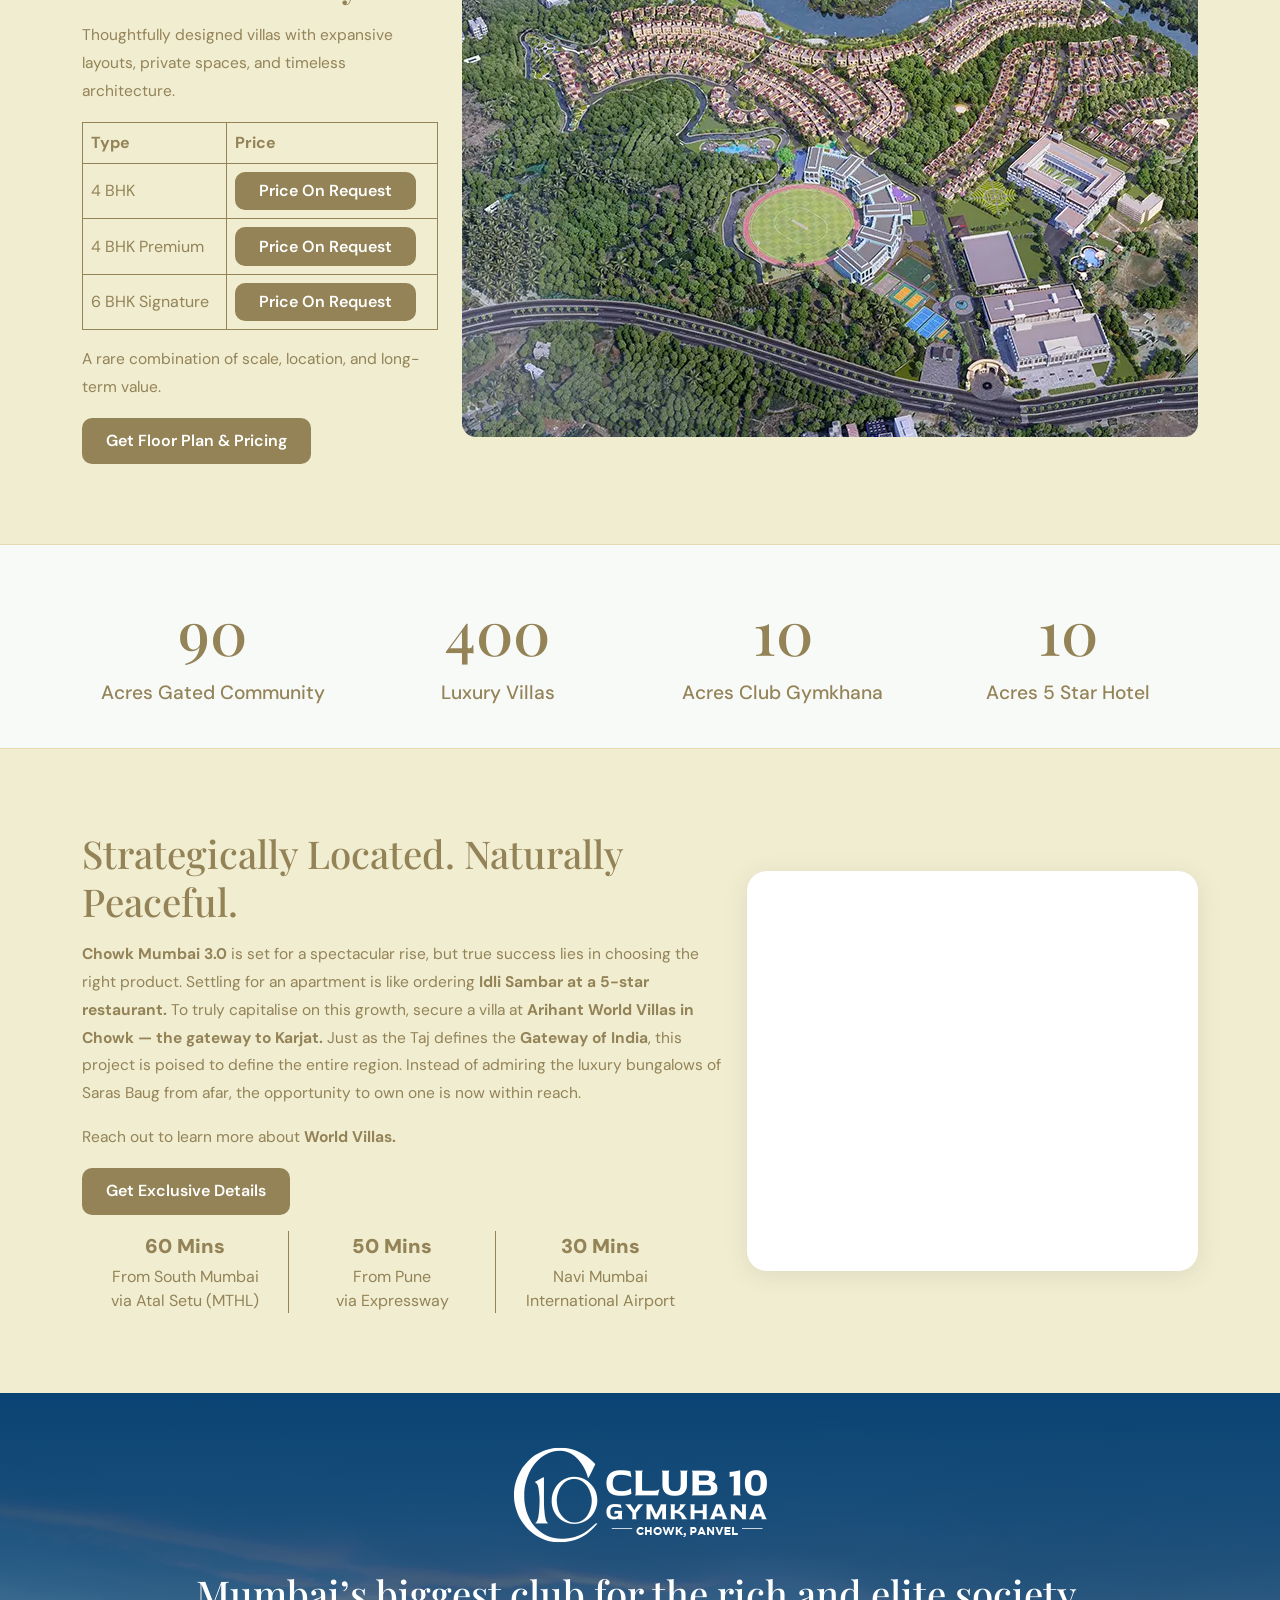
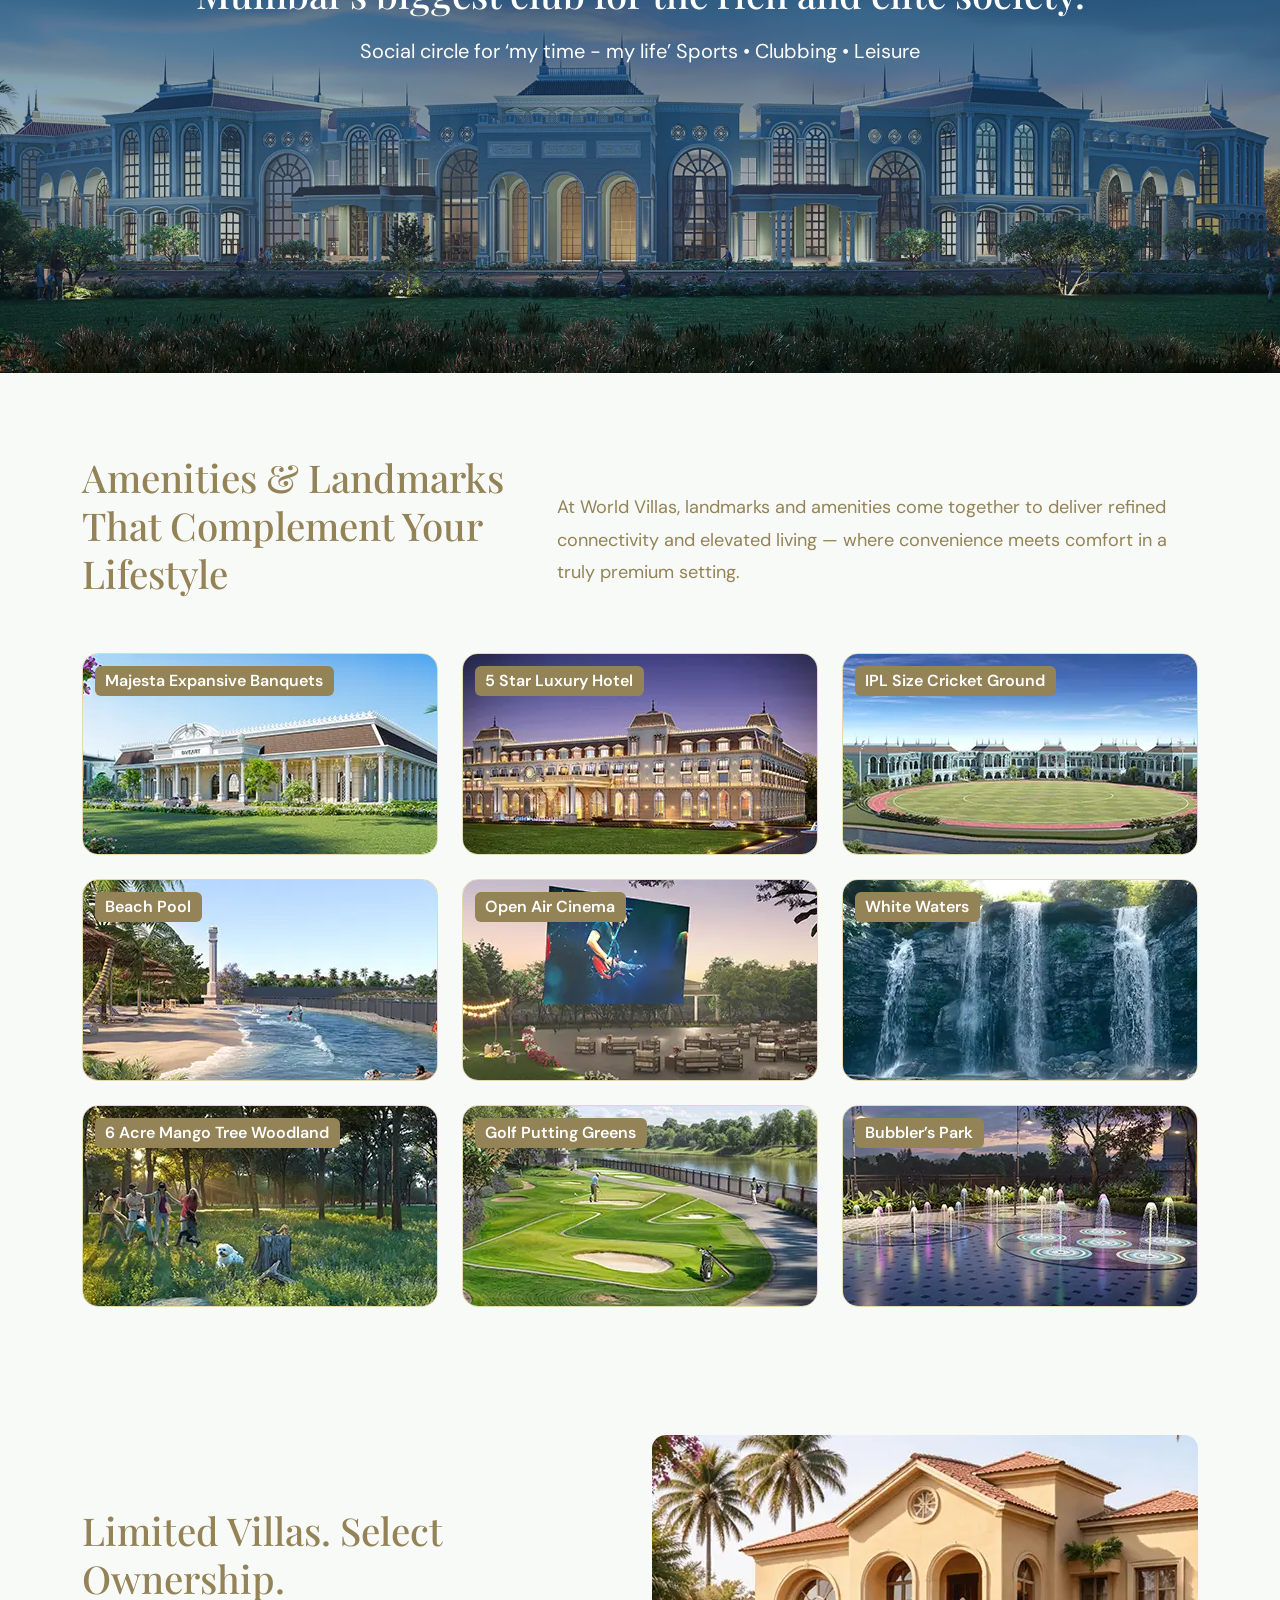
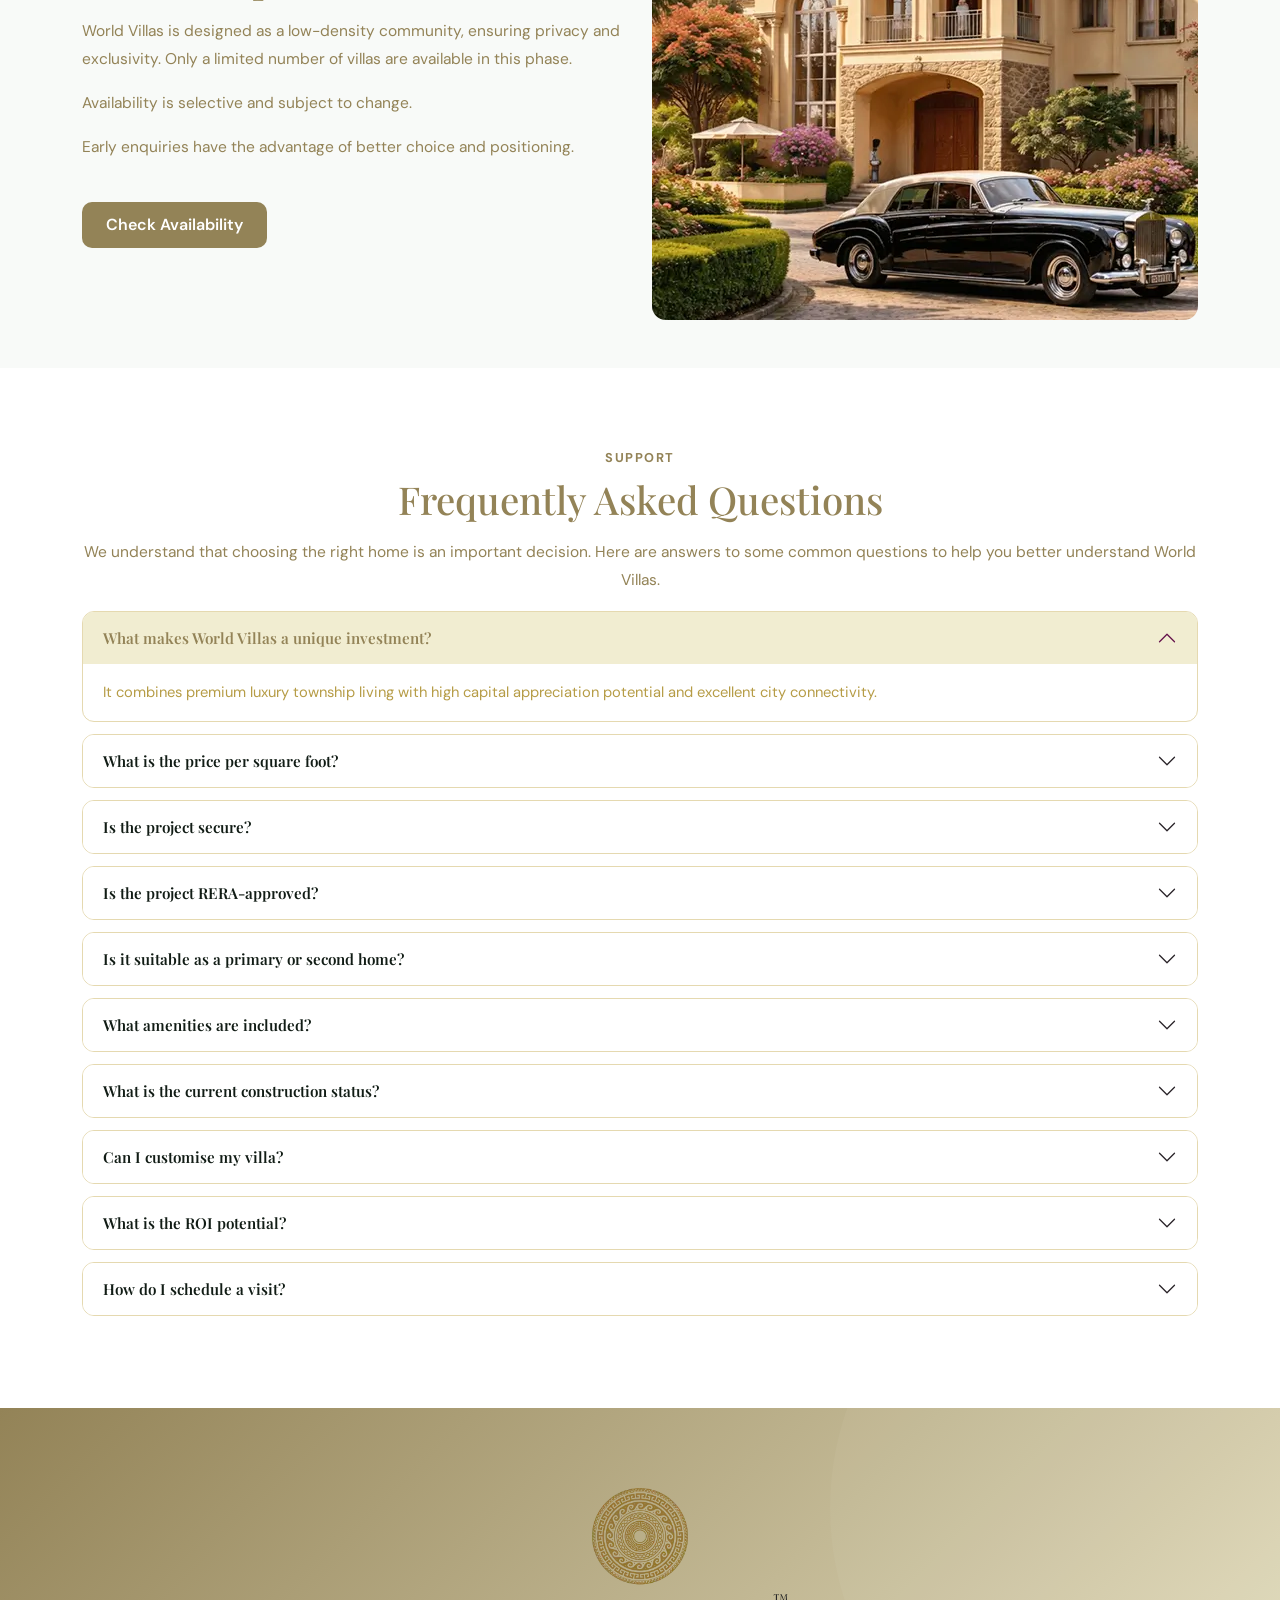
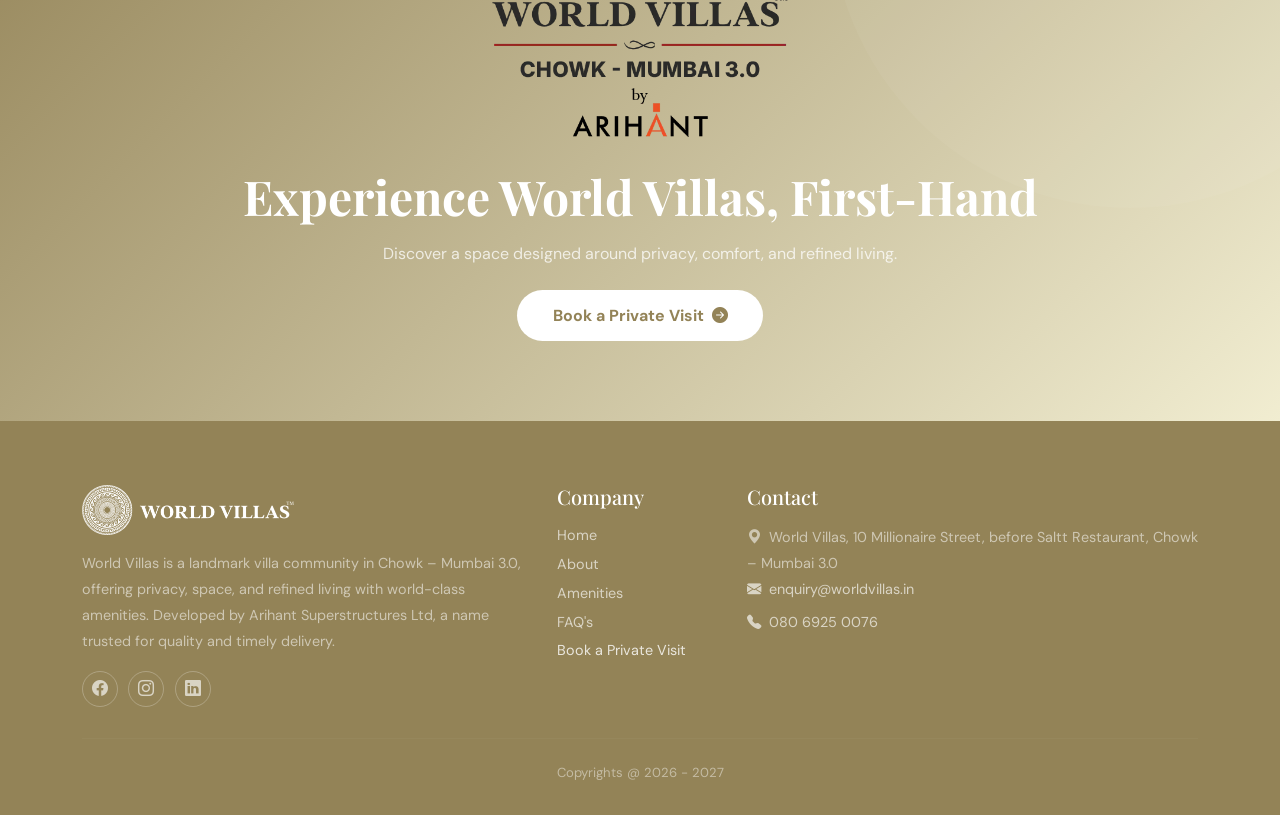
<file: index (2).html>
<!DOCTYPE html>
<html lang="en">
<head>
  <meta charset="UTF-8" />
  <meta name="viewport" content="width=device-width, initial-scale=1.0"/>
  <title>World Villas</title>
  <link rel="apple-touch-icon" sizes="180x180" href="image/favicon/apple-touch-icon.png">
  <link rel="icon" type="image/png" sizes="32x32" href="image/favicon/favicon-32x32.png">
  <link rel="icon" type="image/png" sizes="16x16" href="image/favicon/favicon-16x16.png">
  <link rel="manifest" href="image/favicon/site.webmanifest">
  <!-- Meta Pixel Code -->
  <script>
  !function(f,b,e,v,n,t,s)
  {if(f.fbq)return;n=f.fbq=function(){n.callMethod?
  n.callMethod.apply(n,arguments):n.queue.push(arguments)};
  if(!f._fbq)f._fbq=n;n.push=n;n.loaded=!0;n.version='2.0';
  n.queue=[];t=b.createElement(e);t.async=!0;
  t.src=v;s=b.getElementsByTagName(e)[0];
  s.parentNode.insertBefore(t,s)}(window, document,'script',
  'https://connect.facebook.net/en_US/fbevents.js');
  fbq('init', '946411637967908');
  fbq('track', 'PageView');
  </script>
  <noscript><img height="1" width="1" style="display:none"
  src="https://www.facebook.com/tr?id=946411637967908&ev=PageView&noscript=1"
  /></noscript>
  <!-- End Meta Pixel Code -->

  <!-- Google Tag Manager -->
  <script>(function(w,d,s,l,i){w[l]=w[l]||[];w[l].push({'gtm.start':
  new Date().getTime(),event:'gtm.js'});var f=d.getElementsByTagName(s)[0],
  j=d.createElement(s),dl=l!='dataLayer'?'&l='+l:'';j.async=true;j.src=
  'https://www.googletagmanager.com/gtm.js?id='+i+dl;f.parentNode.insertBefore(j,f);
  })(window,document,'script','dataLayer','GTM-PF8W9ZGP');</script>
  <!-- End Google Tag Manager -->

  <!-- Bootstrap 5.3 -->
  <link href="css/bootstrap.min.css" rel="stylesheet"/>
  <!-- Bootstrap Icons -->
  <link href="https://cdn.jsdelivr.net/npm/bootstrap-icons@1.11.3/font/bootstrap-icons.min.css" rel="stylesheet"/>
  <!-- Custom Css -->
  <link href="css/style.css" rel="stylesheet"/>
  <!-- Google Fonts -->
  <link href="https://fonts.googleapis.com/css2?family=Playfair+Display:wght@500;700&family=DM+Sans:wght@300;400;500;600&display=swap" rel="stylesheet"/>
</head>
<body>
<!-- Google Tag Manager (noscript) -->
<noscript><iframe src="https://www.googletagmanager.com/ns.html?id=GTM-PF8W9ZGP"
height="0" width="0" style="display:none;visibility:hidden"></iframe></noscript>
<!-- End Google Tag Manager (noscript) -->
<!-- ═══════════════════════ NAVBAR ═══════════════════════ -->
<nav class="navbar navbar-expand-lg">
  <div class="container">
    <a class="navbar-brand" href="#">
      <img src="image/logo.webp" class="logo">
    </a>
    <button class="navbar-toggler border-0" type="button" data-bs-toggle="collapse" data-bs-target="#navMain" style="filter:invert(1);">
      <span class="navbar-toggler-icon"></span>
    </button>
    <div class="collapse navbar-collapse justify-content-end" id="navMain">
      <ul class="navbar-nav align-items-lg-center gap-1">
        <li class="nav-item"><a class="nav-link active" href="#home">Home</a></li>
        <li class="nav-item"><a class="nav-link" href="#about">About World Villas</a></li>
        <li class="nav-item"><a class="nav-link" href="#pricing">Pricing</a></li>
        <li class="nav-item"><a class="nav-link" href="#map">Location</a></li>
        <li class="nav-item"><a class="nav-link" href="#club-10">Club 10</a></li>
        <li class="nav-item"><a class="nav-link" href="#properties">Amenities</a></li>
        <li class="nav-item"><a class="nav-link" href="#faq">FAQ's</a></li>
        <li class="nav-item"><a class="nav-link" data-bs-toggle="modal" data-bs-target="#leadModal">Book a Private Visit</a></li>
        <li class="nav-item header-call"><a class="nav-link" href="tel:08069250076"><i class="bi bi-telephone-fill me-1 phone-shake" style="color:var(--green-accent);"></i> 080 6925 0076</a></li>
      </ul>
    </div>
    <!-- <a class="nav-link btn-nav ms-auto" href="#">Login</a> -->
  </div>
</nav>

<!-- ═══════════════════════ HERO ═══════════════════════════ -->
<section class="hero" id="home">
  <div class="container hero-content">
    <div class="row">
      <div class="col-lg-12">
        <!-- Pill tabs -->
        <!-- <ul class="nav hero-tabs gap-3 mb-4 fade-up">
          <li class="nav-item"><a class="nav-link active" href="#">Home</a></li>
          <li class="nav-item"><a class="nav-link active" href="#">Apartments</a></li>
          <li class="nav-item"><a class="nav-link active" href="#">Residential</a></li>
        </ul> -->
        <p class="intro-text">AN ADDRESS FOR GENERATIONS</p>
        <h1 class="fade-up" style="animation-delay:.1s">
          Beyond the gates, <br><em>a different rhythm begins.</em>
        </h1>
        <p class="mt-3 fade-up" style="animation-delay:.2s">
          River air. Forest hush. Mango shade.
        </p>

        <!-- Search card -->
        <!-- <div class="search-card fade-up" style="animation-delay:.3s">
          <div class="row g-3 align-items-end">
            <div class="col-md-12">
              <h2>Step Into Your Private World</h2>
            </div>
            <div class="col-md-2 col-12">
              <label>Your Name</label>
              <input class="form-control" type="text" placeholder="Your Name">
            </div>
            <div class="col-md-2 col-12">
              <label>City</label>
              <input class="form-control" type="text" placeholder="City">
            </div>
            <div class="col-md-2 col-12">
              <label>Phone Number</label>
              <input class="form-control" type="text" placeholder="Phone Number">
            </div>
            <div class="col-md-3 col-12">
              <label>Email Address</label>
              <input class="form-control" type="text" placeholder="Email Address">
            </div>
            <div class="col-md-3 col-12 d-flex">
              <button class="btn-search w-100 justify-content-center">
                Request A Private Visit
              </button>
            </div>
          </div>
        </div> -->
        <form action="https://api.web3forms.com/submit" method="POST">
          <!-- Web3Forms Key -->
          <input type="hidden" name="access_key" value="5745cb67-662c-40c2-b160-0d0565ea4385">
          <input type="hidden" name="subject" value="New Private Visit Request — World Villas">
          <input type="hidden" name="from_name" value="World Villas Website">
          <input type="hidden" name="redirect" value="https://www.worldvillas.co.in/thankyou">
        	<input type="hidden" name="utm_source">	
        	<input type="hidden" name="utm_medium">
        	<input type="hidden" name="utm_campaign">
        	<input type="hidden" name="utm_content">
        	<input type="hidden" name="utm_term">
        	<input type="hidden" name="gclid">
          <div class="search-card fade-up" style="animation-delay:.3s">
            <div class="row g-3 align-items-end">
              <div class="col-md-12">
                <h2>Luxury villas starting at ₹9,000/sq.ft onwards (Land + Construction)</h2>
              </div>

              <div class="col-md-2 col-12">
                <label>Your Name</label>
                <input
                  class="form-control"
                  type="text"
                  name="name"
                  placeholder="Your Name"
                  required
                >
              </div>

              <div class="col-md-2 col-12">
                <label>City</label>
                <input
                  class="form-control"
                  type="text"
                  name="city"
                  placeholder="City"
                  required
                >
              </div>

              <div class="col-md-2 col-12">
                <label>Phone Number</label>
                <input
                  class="form-control"
                  type="tel"
                  id="phone"
                  name="phone"
                  placeholder="Phone Number"
                  maxlength="10"
                  pattern="[6-9][0-9]{9}"
                  inputmode="numeric"
                  required
                >
              </div>

              <div class="col-md-3 col-12">
                <label>Email Address</label>
                <input
                  class="form-control"
                  type="email"
                  name="email"
                  placeholder="Email Address"
                  required
                >
              </div>

              <div class="col-md-3 col-12 d-flex">
                <button
                  type="submit"
                  class="btn-search w-100 justify-content-center"
                >
                  Request A Private Visit
                </button>
              </div>
            </div>
          </div>
        </form>
      </div>
    </div>
  </div>
</section>

<!-- ═══════════════════════ ABOUT / PRIMARY HOME ══════════ -->
<section id="about">
  <div class="container">
    <div class="row align-items-center">
      <!-- Image grid -->
      <div class="col-lg-6 fade-up">
        <div class="feat-img-grid">
          <img src="image/about-1.webp" alt="Modern home">
          <img src="image/about-2.webp" alt="Interior">
          <img src="image/about-3.webp" alt="Architecture">
        </div>
        <!-- Price badge floating -->
        <!-- <div class="price-badge mt-3 d-inline-flex flex-column">
          <span style="font-size:.78rem;opacity:.7;text-transform:uppercase;letter-spacing:.08em;">Price starts at</span>
          <span class="price">$234k</span>
          <span style="font-size:.78rem;opacity:.7;margin-top:.2rem;">We connect buyers and sellers.</span>
          <a href="#properties" class="btn btn-sm btn-outline-light mt-2 rounded-pill px-3" style="font-size:.8rem;">Details →</a>
        </div> -->
      </div>

      <!-- Text -->
      <div class="col-lg-6 fade-up" style="animation-delay:.15s">
        <h2 class="section-title">The Philosophy</h2>
        <p class="section-body mt-3">World Villas is not a development—it is a declaration. Set along the river's quiet bend, shaded by ancient mango groves, this private estate reimagines what it means to live with permanence. Every detail has been considered, not for spectacle, but for the kind of beauty that deepens with time.</p>
        <p class="section-body mt-3">Here, nature is not a backdrop—it is the architecture itself. Morning light filters through canopies of mango and teak, birdsong replaces street noise, and the river marks the passage of hours more faithfully than any clock. The land was chosen not for proximity to everything, but for distance from the unnecessary.</p>
        <p class="section-body mt-3">World Villas is designed for families who measure wealth not in square footage, but in generations. A place where children grow up knowing the scent of wet earth, where evenings unfold on verandas that overlook unbroken green, and where legacy is something you walk through every day.</p>
        <a data-bs-toggle="modal" data-bs-target="#leadModal" class="btn-primary-green mt-4 text-decoration-none">
          Get More Info <i class="bi bi-arrow-right"></i>
        </a>
      </div>
    </div>
  </div>
</section>

<!-- ═══════════════════════ PRICING / FLOOR PLAN ════════════════════ -->
<section class="map-section pricing" id="pricing">
  <div class="container">
    <div class="row align-items-center">
      <div class="col-lg-4 fade-up">
        <h2 class="section-title">Find the Space That Fits Your Lifestyle</h2>
        <p class="section-body mt-3">
          Thoughtfully designed villas with expansive layouts, private spaces, and timeless architecture.
        </p>
        <table class="table table-bordered">
          <thead>
            <tr>
              <th scope="col">Type</th>
              <th scope="col">Price</th>
            </tr>
          </thead>
          <tbody>
            <tr>
              <td>4 BHK</td>
              <td>
                <a data-bs-toggle="modal" data-bs-target="#leadModal" class="btn-primary-green text-decoration-none">
                  Price On Request
                </a>
              </td>
            </tr>
            <tr>
              <td>4 BHK Premium</td>
              <td>
                <a data-bs-toggle="modal" data-bs-target="#leadModal" class="btn-primary-green text-decoration-none">
                  Price On Request
                </a>
              </td>
            </tr>
            <tr>
              <td>6 BHK Signature</td>
              <td>
                <a data-bs-toggle="modal" data-bs-target="#leadModal" class="btn-primary-green text-decoration-none">
                  Price On Request
                </a>
              </td>
            </tr>
          </tbody>
        </table>
        <p class="section-body">A rare combination of scale, location, and long-term value.</p>
        <a data-bs-toggle="modal" data-bs-target="#leadModal" class="btn-primary-green text-decoration-none">
          Get Floor Plan & Pricing
        </a>
      </div>
      <div class="col-lg-8 fade-up" style="animation-delay:.15s">
        <div class="img-card">
          <img src="image/pricing-image.webp" alt="Modern home">
        </div>
      </div>
    </div>
  </div>
</section>

<!-- ═══════════════════════ STATS BAR ══════════════════════ -->
<div class="stats-bar">
  <div class="container">
    <div class="row text-center g-4">
      <div class="col-6 col-md-3 stat-item fade-up">
        <div class="num" data-target="90">0</div>
        <div class="lbl">Acres Gated Community</div>
      </div>
      <div class="col-6 col-md-3 stat-item fade-up" style="animation-delay:.1s">
        <div class="num" data-target="400">0</div>
        <div class="lbl">Luxury Villas</div>
      </div>
      <div class="col-6 col-md-3 stat-item fade-up" style="animation-delay:.2s">
        <div class="num" data-target="10">0</div>
        <div class="lbl">Acres Club Gymkhana</div>
      </div>
      <div class="col-6 col-md-3 stat-item fade-up" style="animation-delay:.3s">
        <div class="num" data-target="10">0</div>
        <div class="lbl">Acres 5 Star Hotel</div>
      </div>
    </div>
  </div>
</div>

<!-- ═══════════════════════ MAP SECTION ════════════════════ -->
<section class="map-section" id="map">
  <div class="container">
    <div class="row align-items-center">
      <div class="col-lg-7 fade-up">
        <h2 class="section-title">Strategically Located. Naturally Peaceful.</h2>
        <p class="section-body mt-3">
          <b>Chowk Mumbai 3.0</b> is set for a spectacular rise, but true success lies in choosing the right product. Settling for an apartment is like ordering <b>Idli Sambar at a 5-star restaurant.</b> To truly capitalise on this growth, secure a villa at <b>Arihant World Villas in Chowk — the gateway to Karjat.</b> Just as the Taj defines the <b>Gateway of India</b>, this project is poised to define the entire region. Instead of admiring the luxury bungalows of Saras Baug from afar, the opportunity to own one is now within reach.
        </p>
        <p class="section-body mt-1">Reach out to learn more about <b>World Villas.</b></p>
        <a data-bs-toggle="modal" data-bs-target="#leadModal" class="btn-primary-green text-decoration-none">
          Get Exclusive Details
        </a>
        <ul class="map-stats mt-3">
          <li>60 Mins <p>From South Mumbai <br><span>via Atal Setu (MTHL)</span></p></li>
          <li>50 Mins <p>From Pune <br><span>via Expressway</span></p></li>
          <li>30 Mins <p>Navi Mumbai <br><span>International Airport</span></p></li>
        </ul>
        <!-- <a href="#properties" class="btn-primary-green mt-4 text-decoration-none">
          <i class="bi bi-geo-alt-fill"></i> Find Nearest Properties
        </a> -->
      </div>
      <div class="col-lg-5 fade-up" style="animation-delay:.15s">
        <div class="map-card">
          <iframe src="https://www.google.com/maps/embed?pb=!1m18!1m12!1m3!1d3774.690534681531!2d73.2630728!3d18.900805200000004!2m3!1f0!2f0!3f0!3m2!1i1024!2i768!4f13.1!3m3!1m2!1s0x3be7e58340b570eb%3A0x53ac8301eea01f70!2sArihant%20World%20Villas!5e0!3m2!1sen!2sin!4v1776164386066!5m2!1sen!2sin" allowfullscreen="" loading="lazy" referrerpolicy="no-referrer-when-downgrade"></iframe>
        </div>
      </div>
    </div>
  </div>
</section>

<!-- ═══════════════════════ club 10 ═════════════════════ -->
<section id="club-10" style="background-image: url(image/club-10-bg.webp);">
  <div class="container">
    <img src="image/c10-logo.png">
    <h2 class="section-title">Mumbai’s biggest club for the rich and elite society.</h2>
    <p class="section-body mt-3">Social circle for ‘my time - my life’ Sports • Clubbing • Leisure</p>
  </div>
</section>

<!-- ═══════════════════════ PROPERTIES ═════════════════════ -->
<section id="properties">
  <div class="container">
    <div class="row align-items-end mb-5">
      <div class="col-lg-5 fade-up">
        <h2 class="section-title">Amenities & Landmarks That Complement Your Lifestyle</h2>
      </div>
      <div class="col-lg-7 fade-up" style="animation-delay:.1s">
        <p class="section-body">
          At World Villas, landmarks and amenities come together to deliver refined connectivity and elevated living — where convenience meets comfort in a truly premium setting.
        </p>
      </div>
    </div>

    <div class="row g-4" id="propGrid">
      <!-- Cards injected by JS -->
    </div>
  </div>
</section>


<!-- ═══════════════════════ lIMITED VILLAS ══════════ -->
<section id="limited" class="limited">
  <div class="container">
    <div class="row align-items-center">

      <!-- Text -->
      <div class="col-lg-6 fade-up" style="animation-delay:.15s">
        <h2 class="section-title">Limited Villas. Select Ownership.</h2>
        <p class="section-body mt-3">World Villas is designed as a low-density community, ensuring privacy and exclusivity. Only a limited number of villas are available in this phase.</p>
        <p class="section-body">Availability is selective and subject to change.</p>
        <p class="section-body">Early enquiries have the advantage of better choice and positioning.</p>
        <a data-bs-toggle="modal" data-bs-target="#leadModal" class="btn-primary-green mt-4 text-decoration-none">
          Check Availability
        </a>
      </div>

      <!-- Image grid -->
      <div class="col-lg-6 fade-up">
        <div class="img-card">
          <img src="image/limited-villas.webp" alt="Modern home">
        </div>
      </div>
    </div>
  </div>
</section>
<!-- ═══════════════════════ FAQ ═════════════════════════════ -->
<section class="faq-section" id="faq">
  <div class="container">
    <div class="row align-items-start">
      <div class="col-lg-12 fade-up">
        <p class="section-label">Support</p>
        <h2 class="section-title">Frequently Asked Questions</h2>
        <p class="section-body mt-3">
          We understand that choosing the right home is an important decision. Here are answers to some common questions to help you better understand World Villas.
        </p>
      </div>
      <div class="col-lg-12 fade-up" style="animation-delay:.15s">
        <div class="accordion" id="faqAccordion">
          <div class="accordion-item">
            <h2 class="accordion-header">
              <button class="accordion-button" type="button" data-bs-toggle="collapse" data-bs-target="#faq1">
                What makes World Villas a unique investment?
              </button>
            </h2>
            <div id="faq1" class="accordion-collapse collapse show" data-bs-parent="#faqAccordion">
              <div class="accordion-body">
                It combines premium luxury township living with high capital appreciation potential and excellent city connectivity.
              </div>
            </div>
          </div>
          <div class="accordion-item">
            <h2 class="accordion-header">
              <button class="accordion-button collapsed" type="button" data-bs-toggle="collapse" data-bs-target="#faq2">
                What is the price per square foot?
              </button>
            </h2>
            <div id="faq2" class="accordion-collapse collapse" data-bs-parent="#faqAccordion">
              <div class="accordion-body">
                The villas are priced at ₹ 9,000 per sq. ft., offering superior value compared to higher-priced luxury competitors.
              </div>
            </div>
          </div>
          <div class="accordion-item">
            <h2 class="accordion-header">
              <button class="accordion-button collapsed" type="button" data-bs-toggle="collapse" data-bs-target="#faq3">
                Is the project secure?
              </button>
            </h2>
            <div id="faq3" class="accordion-collapse collapse" data-bs-parent="#faqAccordion">
              <div class="accordion-body">
                Yes, it is a fully gated community with 24/7 multi-tier security and controlled access for total privacy.
              </div>
            </div>
          </div>
          <div class="accordion-item">
            <h2 class="accordion-header">
              <button class="accordion-button collapsed" type="button" data-bs-toggle="collapse" data-bs-target="#faq4">
                Is the project RERA-approved?
              </button>
            </h2>
            <div id="faq4" class="accordion-collapse collapse" data-bs-parent="#faqAccordion">
              <div class="accordion-body">
                 Yes, World Villas is fully RERA compliant with all legal clearances and verified land titles in place. We can share the RERA registration number and legal documents during your site visit.
              </div>
            </div>
          </div>


          <div class="accordion-item">
            <h2 class="accordion-header">
              <button class="accordion-button collapsed" type="button" data-bs-toggle="collapse" data-bs-target="#faq5">
                Is it suitable as a primary or second home?
              </button>
            </h2>
            <div id="faq5" class="accordion-collapse collapse" data-bs-parent="#faqAccordion">
              <div class="accordion-body">
                 Both; it offers a peaceful environment for a second home while remaining well-connected for daily city living.
              </div>
            </div>
          </div>
          <div class="accordion-item">
            <h2 class="accordion-header">
              <button class="accordion-button collapsed" type="button" data-bs-toggle="collapse" data-bs-target="#faq6">
                What amenities are included?
              </button>
            </h2>
            <div id="faq6" class="accordion-collapse collapse" data-bs-parent="#faqAccordion">
              <div class="accordion-body">
                 Residents have access to a luxury clubhouse, fitness centres, landscaped gardens, and dedicated recreation zones.
              </div>
            </div>
          </div>
          <div class="accordion-item">
            <h2 class="accordion-header">
              <button class="accordion-button collapsed" type="button" data-bs-toggle="collapse" data-bs-target="#faq7">
                What is the current construction status?
              </button>
            </h2>
            <div id="faq7" class="accordion-collapse collapse" data-bs-parent="#faqAccordion">
              <div class="accordion-body">
                 Construction is progressing rapidly on schedule; contact us for a detailed milestone report or site visit.
              </div>
            </div>
          </div>
          <div class="accordion-item">
            <h2 class="accordion-header">
              <button class="accordion-button collapsed" type="button" data-bs-toggle="collapse" data-bs-target="#faq8">
                Can I customise my villa?
              </button>
            </h2>
            <div id="faq8" class="accordion-collapse collapse" data-bs-parent="#faqAccordion">
              <div class="accordion-body">
                 Yes, we offer internal customisation options to ensure your home fits your personal style and requirements.
              </div>
            </div>
          </div>
          <div class="accordion-item">
            <h2 class="accordion-header">
              <button class="accordion-button collapsed" type="button" data-bs-toggle="collapse" data-bs-target="#faq9">
                What is the ROI potential?
              </button>
            </h2>
            <div id="faq9" class="accordion-collapse collapse" data-bs-parent="#faqAccordion">
              <div class="accordion-body">
                 With growing infrastructure in Mumbai 3.0 and a competitive entry price, the project is positioned for strong long-term appreciation.
              </div>
            </div>
          </div>
          <div class="accordion-item">
            <h2 class="accordion-header">
              <button class="accordion-button collapsed" type="button" data-bs-toggle="collapse" data-bs-target="#faq10">
                How do I schedule a visit?
              </button>
            </h2>
            <div id="faq10" class="accordion-collapse collapse" data-bs-parent="#faqAccordion">
              <div class="accordion-body">
                 Simply submit your details, and our team will coordinate a private site tour at your convenience.
                 <a class="btn-faq" data-bs-toggle="modal" data-bs-target="#leadModal">Book a Private Visit</a>
              </div>
            </div>
          </div>
        </div>
      </div>
    </div>
  </div>
</section>



<!-- ═══════════════════════ CTA BANNER ═════════════════════ -->
<section class="cta-banner text-center">
  <div class="container position-relative fade-up">
    <img src="image/wv-logo.webp">
    <h2>Experience World Villas, First-Hand</h2>
    <p class="mt-3 mb-4">
      Discover a space designed around privacy, comfort, and refined living.
    </p>
    <a data-bs-toggle="modal" data-bs-target="#leadModal" class="btn-cta text-decoration-none">
      Book a Private Visit <i class="bi bi-arrow-right-circle-fill"></i>
    </a>
  </div>
</section>

<!-- ═══════════════════════ NATURE STRIP ═══════════════════ -->
<!-- <section style="background:var(--gold-dark);padding:4rem 0;">
  <div class="container">
    <div class="row align-items-center g-4">
      <div class="col-lg-6 fade-up">
        <h2 class="display-font" style="color:#fff;font-size:clamp(1.6rem,3vw,2.4rem);">
          Discover Nature Wonders<br>with Expert Guidance
        </h2>
      </div>
      <div class="col-lg-6 fade-up" style="animation-delay:.1s">
        <p style="color:rgba(255,255,255,.7);line-height:1.8;">
          We connect buyers and sellers through a trusted platform with verified properties,
          transparent deals, and expert guidance—supporting you at every step of your journey
          into a greener, more connected lifestyle.
        </p>
      </div>
    </div>
  </div>
</section> -->

<!-- ═══════════════════════ FOOTER ══════════════════════════ -->
<footer id="contact">
  <div class="container">
    <div class="row mb-4">
      <div class="col-lg-5">
        <div class="footer-brand mb-3">
          <img src="image/logo.webp" class="logo">
        </div>
        <p style="color:rgba(255,255,255,.55);font-size:.9rem;line-height:1.8;">
          World Villas is a landmark villa community in Chowk – Mumbai 3.0, offering privacy, space, and refined living with world-class amenities. Developed by Arihant Superstructures Ltd, a name trusted for quality and timely delivery.
        </p>
        <div class="mt-3">
          <a href="https://www.facebook.com/profile.php?id=100091756993900" class="social-icon" target="_blank"><i class="bi bi-facebook"></i></a>
          <a href="https://www.instagram.com/worldvillas_official/" class="social-icon" target="_blank"><i class="bi bi-instagram"></i></a>
          <a href="https://in.linkedin.com/company/world-villas" class="social-icon" target="_blank"><i class="bi bi-linkedin"></i></a>
        </div>
      </div>
      <div class="col-6 col-lg-2">
        <h5>Company</h5>
        <a href="#home">Home</a>
        <a href="#about">About</a>
        <a href="#properties">Amenities</a>
        <a href="#faq">FAQ's</a>
        <a data-bs-toggle="modal" data-bs-target="#leadModal">Book a Private Visit</a>
      </div>
      <!-- <div class="col-6 col-lg-2">
        <h5>Help</h5>
        <a href="#">FAQ</a><a href="#">Blog</a>
        <a href="#">How it Works</a><a href="#">Privacy Policy</a>
      </div> -->
      <div class="col-lg-5">
        <h5>Contact</h5>
        <p style="color:rgba(255,255,255,.55);font-size:.9rem;line-height:1.8;">
          <i class="bi bi-geo-alt-fill me-2" style="color:var(--green-accent);"></i>World Villas, 10 Millionaire Street, before Saltt Restaurant, Chowk – Mumbai 3.0<br>
          <a href="mailto:enquiry@worldvillas.in"><i class="bi bi-envelope-fill me-2" style="color:var(--green-accent);"></i>enquiry@worldvillas.in</a>
          <a href="tel:08069250076"><i class="bi bi-telephone-fill me-2" style="color:var(--green-accent);"></i>080 6925 0076</a>
        </p>
      </div>
    </div>
    <hr class="footer-divider">
    <div class="d-flex flex-wrap justify-content-center align-items-center footer-bottom py-2">
      <span>Copyrights @ 2026 - 2027</span>
      <!-- <div class="d-flex gap-3 mt-2 mt-md-0">
        <a href="#" style="color:rgba(255,255,255,.45);font-size:.82rem;text-decoration:none;">Terms &amp; Conditions</a>
        <a href="#" style="color:rgba(255,255,255,.45);font-size:.82rem;text-decoration:none;">Privacy Policy</a>
      </div> -->
    </div>
  </div>
</footer>
<div class="modal fade" id="leadModal" tabindex="-1" aria-labelledby="leadModalLabel" aria-hidden="true">
  <div class="modal-dialog modal-dialog-centered modal-md">
    <div class="modal-content border-0 rounded-4">
      <div class="modal-header border-0">
        <h5 class="modal-title" id="leadModalLabel">
          Get private pricing details
        </h5>
        <button
          type="button"
          class="btn-close"
          data-bs-dismiss="modal"
          aria-label="Close"
        ></button>
      </div>

      <div class="modal-body">
        <form action="https://api.web3forms.com/submit" method="POST">
          <input type="hidden" name="access_key" value="5745cb67-662c-40c2-b160-0d0565ea4385">
          <input type="hidden" name="subject" value="New Private Visit Request — World Villas">
          <input type="hidden" name="from_name" value="World Villas Website">
          <input type="hidden" name="redirect" value="https://www.worldvillas.co.in/thankyou">
        	<input type="hidden" name="utm_source">	
        	<input type="hidden" name="utm_medium">
        	<input type="hidden" name="utm_campaign">
        	<input type="hidden" name="utm_content">
        	<input type="hidden" name="utm_term">
        	<input type="hidden" name="gclid">
          <div class="row g-3">
            <div class="col-12">
              <label>Your Name</label>
              <input
                class="form-control"
                type="text"
                name="name"
                placeholder="Your Name"
                required
              >
            </div>

            <div class="col-12">
              <label>City</label>
              <input
                class="form-control"
                type="text"
                name="city"
                placeholder="City"
                required
              >
            </div>

            <div class="col-12">
              <label>Phone Number</label>
              <input
                class="form-control"
                type="tel"
                id="modalPhone"
                name="phone"
                placeholder="Phone Number"
                maxlength="10"
                pattern="[6-9][0-9]{9}"
                required
              >
            </div>

            <div class="col-12">
              <label>Email Address</label>
              <input
                class="form-control"
                type="email"
                name="email"
                placeholder="Email Address"
                required
              >
            </div>

            <div class="col-12">
              <button
                type="submit"
                class="btn btn-dark w-100 py-3"
              >
                Request A Private Visit
              </button>
            </div>
          </div>
        </form>
      </div>
    </div>
  </div>
</div>
<!-- Bootstrap JS -->
<script src="https://cdn.jsdelivr.net/npm/bootstrap@5.3.3/dist/js/bootstrap.bundle.min.js"></script>

<script>
/* ── Property data ─────────────────────────────────────────── */
const properties = [
  { img:'image/am-1.webp', beds:4, baths:2, sqft:950, title:'Majesta Expansive Banquets', price:'$533,367', type:'Majesta Expansive Banquets' },
  { img:'image/am-6.webp', beds:6, baths:4, sqft:1400, title:'5 Star Luxury Hotel', price:'$533,367', type:'5 Star Luxury Hotel' },
  { img:'image/am-3.webp', beds:5, baths:3, sqft:1200, title:'IPL Size Cricket Ground', price:'$533,367', type:'IPL Size Cricket Ground' },
  { img:'image/am-2.webp', beds:3, baths:2, sqft:820, title:'Beach Pool', price:'$533,367', type:'Beach Pool' },
  { img:'image/am-4.webp', beds:3, baths:2, sqft:780, title:'Open Air Cinema', price:'$533,367', type:'Open Air Cinema' },
  { img:'image/am-5.webp', beds:4, baths:3, sqft:1050, title:'White Waters', price:'$533,367', type:'White Waters' },
  { img:'image/am-7.webp', beds:3, baths:2, sqft:820, title:'6 Acre Mango Tree Woodland', price:'$533,367', type:'6 Acre Mango Tree Woodland' },
  { img:'image/am-8.webp', beds:3, baths:2, sqft:780, title:'Golf Putting Greens', price:'$533,367', type:'Golf Putting Greens' },
  { img:'image/am-9.webp', beds:4, baths:3, sqft:1050, title:'Bubbler’s Park', price:'$533,367', type:'Bubbler’s Park' },
];

const propGrid = document.getElementById('propGrid');
properties.forEach((p, i) => {
  const col = document.createElement('div');
  col.className = 'col-md-6 col-lg-4 fade-up';
  col.style.animationDelay = (i * 0.08) + 's';
  col.innerHTML = `
    <div class="prop-card h-100">
      <div class="position-relative overflow-hidden">
        <img src="${p.img}" alt="${p.title}">
        <span class="badge-type">${p.type}</span>
      </div>
    </div>`;
  propGrid.appendChild(col);
});

/* ── Testimonial data ──────────────────────────────────────── */
const testimonials = [
  { img:'https://images.unsplash.com/photo-1507003211169-0a1dd7228f2d?w=200&q=80', name:'Marcus Reid', role:'Home Buyer', text:'An excellent real estate platform with verified listings and complete transparency. The team guided us professionally from start to finish, making the entire buying process smooth and stress-free.' },
  { img:'https://images.unsplash.com/photo-1494790108377-be9c29b29330?w=200&q=80', name:'Priya Mehta', role:'Property Investor', text:'EstatePrime helped me find my ideal investment property within weeks. The data, listings, and support team are top-notch. Highly recommend for anyone serious about real estate.' },
  { img:'https://images.unsplash.com/photo-1580489944761-15a19d654956?w=200&q=80', name:'Samantha Reeves', role:'First-time Buyer', text:'I was nervous about buying my first home, but EstatePrime made it incredibly straightforward. Their transparent process and expert advisors gave me complete confidence throughout.' },
];



/* ── Scroll fade-in ────────────────────────────────────────── */
const observer = new IntersectionObserver(entries => {
  entries.forEach(e => { if(e.isIntersecting) e.target.classList.add('visible'); });
}, { threshold: 0.12 });
document.querySelectorAll('.fade-up').forEach(el => observer.observe(el));

/* ── Counter animation ─────────────────────────────────────── */
const countObserver = new IntersectionObserver(entries => {
  entries.forEach(e => {
    if (!e.isIntersecting || e.target.dataset.counted) return;
    e.target.dataset.counted = '1';
    const target = +e.target.dataset.target;
    const suffix = target >= 1000 ? '' : '';
    let start = 0;
    const step = target / 60;
    const interval = setInterval(() => {
      start = Math.min(start + step, target);
      e.target.textContent = Math.floor(start).toLocaleString() + suffix;
      if (start >= target) clearInterval(interval);
    }, 16);
  });
}, { threshold: 0.5 });
document.querySelectorAll('.stat-item .num').forEach(el => countObserver.observe(el));

/* ── Filter chips toggle ────────────────────────────────────── */
document.querySelectorAll('.filter-chips .chip').forEach(chip => {
  chip.addEventListener('click', function() {
    document.querySelectorAll('.filter-chips .chip').forEach(c => c.classList.remove('active'));
    this.classList.add('active');
  });
});
</script>
<script>
document.getElementById("phone").addEventListener("input", function () {
  this.value = this.value.replace(/\D/g, "").slice(0, 10);
});
</script>
<script>
window.addEventListener("load", function () {
  const modalEl = document.getElementById("leadModal");
  const leadModal = new bootstrap.Modal(modalEl);

  // Check if user already submitted form
  let isSubmitted = localStorage.getItem("leadSubmitted");

  // First open after 3 sec (only if not submitted)
  if (!isSubmitted) {
    setTimeout(() => {
      leadModal.show();
    }, 3000);
  }

  // Repeat every 10 sec (only if not submitted)
  setInterval(() => {
    if (!modalEl.classList.contains("show") && !localStorage.getItem("leadSubmitted")) {
      leadModal.show();
    }
  }, 10000);

  // When modal closes → mark last close time
  modalEl.addEventListener("hidden.bs.modal", function () {
    localStorage.setItem("lastClosed", Date.now());
  });

  // Phone validation
  document.getElementById("modalPhone").addEventListener("input", function () {
    this.value = this.value.replace(/\D/g, "").slice(0, 10);
  });

  // Form submit hook (IMPORTANT)
  const form = modalEl.querySelector("form");
  if (form) {
    form.addEventListener("submit", function () {
      localStorage.setItem("leadSubmitted", "true");
    });
  }
});
</script>
<script>
const sections = document.querySelectorAll("section[id]");
const navLinks = document.querySelectorAll(".nav-link");

window.addEventListener("scroll", () => {
  let current = "";

  sections.forEach((section) => {
    const sectionTop = section.offsetTop - 120; // offset for navbar
    const sectionHeight = section.offsetHeight;

    if (scrollY >= sectionTop && scrollY < sectionTop + sectionHeight) {
      current = section.getAttribute("id");
    }
  });

  navLinks.forEach((link) => {
    link.classList.remove("active");

    if (link.getAttribute("href") === "#" + current) {
      link.classList.add("active");
    }
  });
});
</script>
<script>
document.querySelectorAll('#navMain .nav-link').forEach(function (link) {
  link.addEventListener('click', function () {
    const navMain = document.getElementById('navMain');
    const navbarCollapse = bootstrap.Collapse.getInstance(navMain);

    if (navMain.classList.contains('show')) {
      bootstrap.Collapse.getOrCreateInstance(navMain).hide();
    }
  });
});
</script>
<script>

/* CAMPAIGN 1 */

async function sendLeadToCRM1(form) {

  const name = form.querySelector('[name="name"]').value;
  const email = form.querySelector('[name="email"]').value;
  const phone = form.querySelector('[name="phone"]').value;

  try {

    await fetch(
      "https://farvisioncloud.com/sfasync/api/syncleads/externalapi",
      {
        method: "POST",

        headers: {
          "Content-Type": "application/json"
        },

        body: JSON.stringify({

          firstName: name,
          lastName: "",
          email: email,
          mobilePhone: phone,
          comments: "",

          originFrom: "Lead from Digital",

          product: "Arihant World Villas",

          campaign: "WV_Srch_BrandCam_6_5_26",

          sourceAccountDescription: "Opelox",

          sourceAccountType: "Agency",

          isUpdatefromUIDate: false,

          isImported: true,

          DumpdataObjectId: "91241085t62268889600867",

          tenantId: 868

        })

      }
    );

    console.log("Campaign 1 Sent");

  }

  catch(error) {

    console.error(error);

  }

}

/* CAMPAIGN 2 */

async function sendLeadToCRM2(form) {

  const name = form.querySelector('[name="name"]').value;
  const email = form.querySelector('[name="email"]').value;
  const phone = form.querySelector('[name="phone"]').value;

  try {

    await fetch(
      "https://farvisioncloud.com/sfasync/api/syncleads/externalapi",
      {
        method: "POST",

        headers: {
          "Content-Type": "application/json"
        },

        body: JSON.stringify({

          firstName: name,
          lastName: "",
          email: email,
          mobilePhone: phone,
          comments: "",

          originFrom: "Lead from Digital",

          product: "Arihant World Villas",

          campaign: "WV_Srch_HighIntent_7_5_26",

          sourceAccountDescription: "Opelox",

          sourceAccountType: "Agency",

          isUpdatefromUIDate: false,

          isImported: true,

          DumpdataObjectId: "91241085t62268889600867",

          tenantId: 868

        })

      }
    );

    console.log("Campaign 2 Sent");

  }

  catch(error) {

    console.error(error);

  }

}

/* CAMPAIGN 3 */

async function sendLeadToCRM3(form) {

  const name = form.querySelector('[name="name"]').value;
  const email = form.querySelector('[name="email"]').value;
  const phone = form.querySelector('[name="phone"]').value;

  try {

    await fetch(
      "https://farvisioncloud.com/sfasync/api/syncleads/externalapi",
      {
        method: "POST",

        headers: {
          "Content-Type": "application/json"
        },

        body: JSON.stringify({

          firstName: name,
          lastName: "",
          email: email,
          mobilePhone: phone,
          comments: "",

          originFrom: "Lead from Digital",

          product: "Arihant World Villas",

          campaign: "WV_Srch_Investor_8_5_26",

          sourceAccountDescription: "Opelox",

          sourceAccountType: "Agency",

          isUpdatefromUIDate: false,

          isImported: true,

          DumpdataObjectId: "91241085t62268889600867",

          tenantId: 868

        })

      }
    );

    console.log("Campaign 3 Sent");

  }

  catch(error) {

    console.error(error);

  }

}

/* CAMPAIGN 4 */

async function sendLeadToCRM4(form) {

  const name = form.querySelector('[name="name"]').value;
  const email = form.querySelector('[name="email"]').value;
  const phone = form.querySelector('[name="phone"]').value;

  try {

    await fetch(
      "https://farvisioncloud.com/sfasync/api/syncleads/externalapi",
      {
        method: "POST",

        headers: {
          "Content-Type": "application/json"
        },

        body: JSON.stringify({

          firstName: name,
          lastName: "",
          email: email,
          mobilePhone: phone,
          comments: "",

          originFrom: "Lead from Digital",

          product: "Arihant World Villas",

          campaign: "WV_Srch_Location_8_5_26",

          sourceAccountDescription: "Opelox",

          sourceAccountType: "Agency",

          isUpdatefromUIDate: false,

          isImported: true,

          DumpdataObjectId: "91241085t62268889600867",

          tenantId: 868

        })

      }
    );

    console.log("Campaign 4 Sent");

  }

  catch(error) {

    console.error(error);

  }

}

/* APPLY TO ALL FORMS */

document
.querySelectorAll('form[action="https://api.web3forms.com/submit"]')
.forEach(form => {

  form.addEventListener("submit", function(){

    sendLeadToCRM1(form);

    sendLeadToCRM2(form);

    sendLeadToCRM3(form);

    sendLeadToCRM4(form);

  });

});

</script>
</body>
</html>
</file>
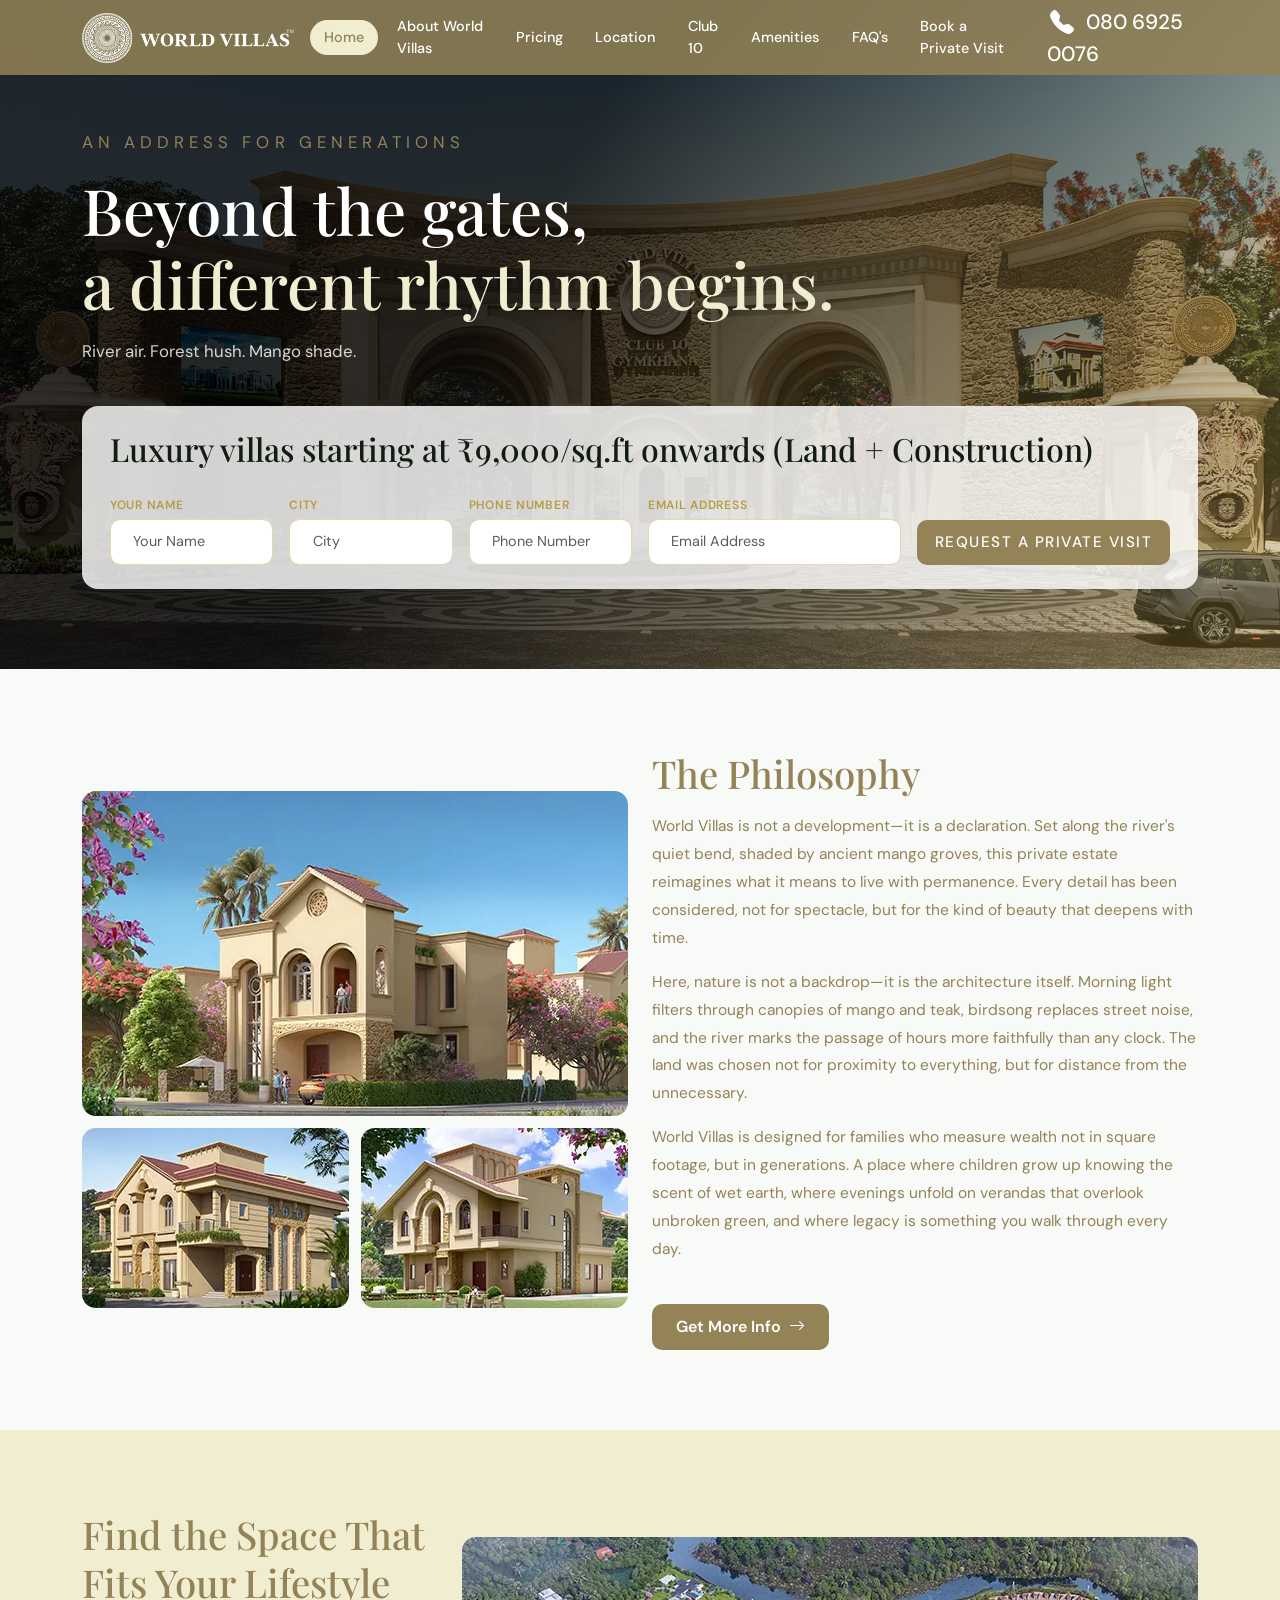
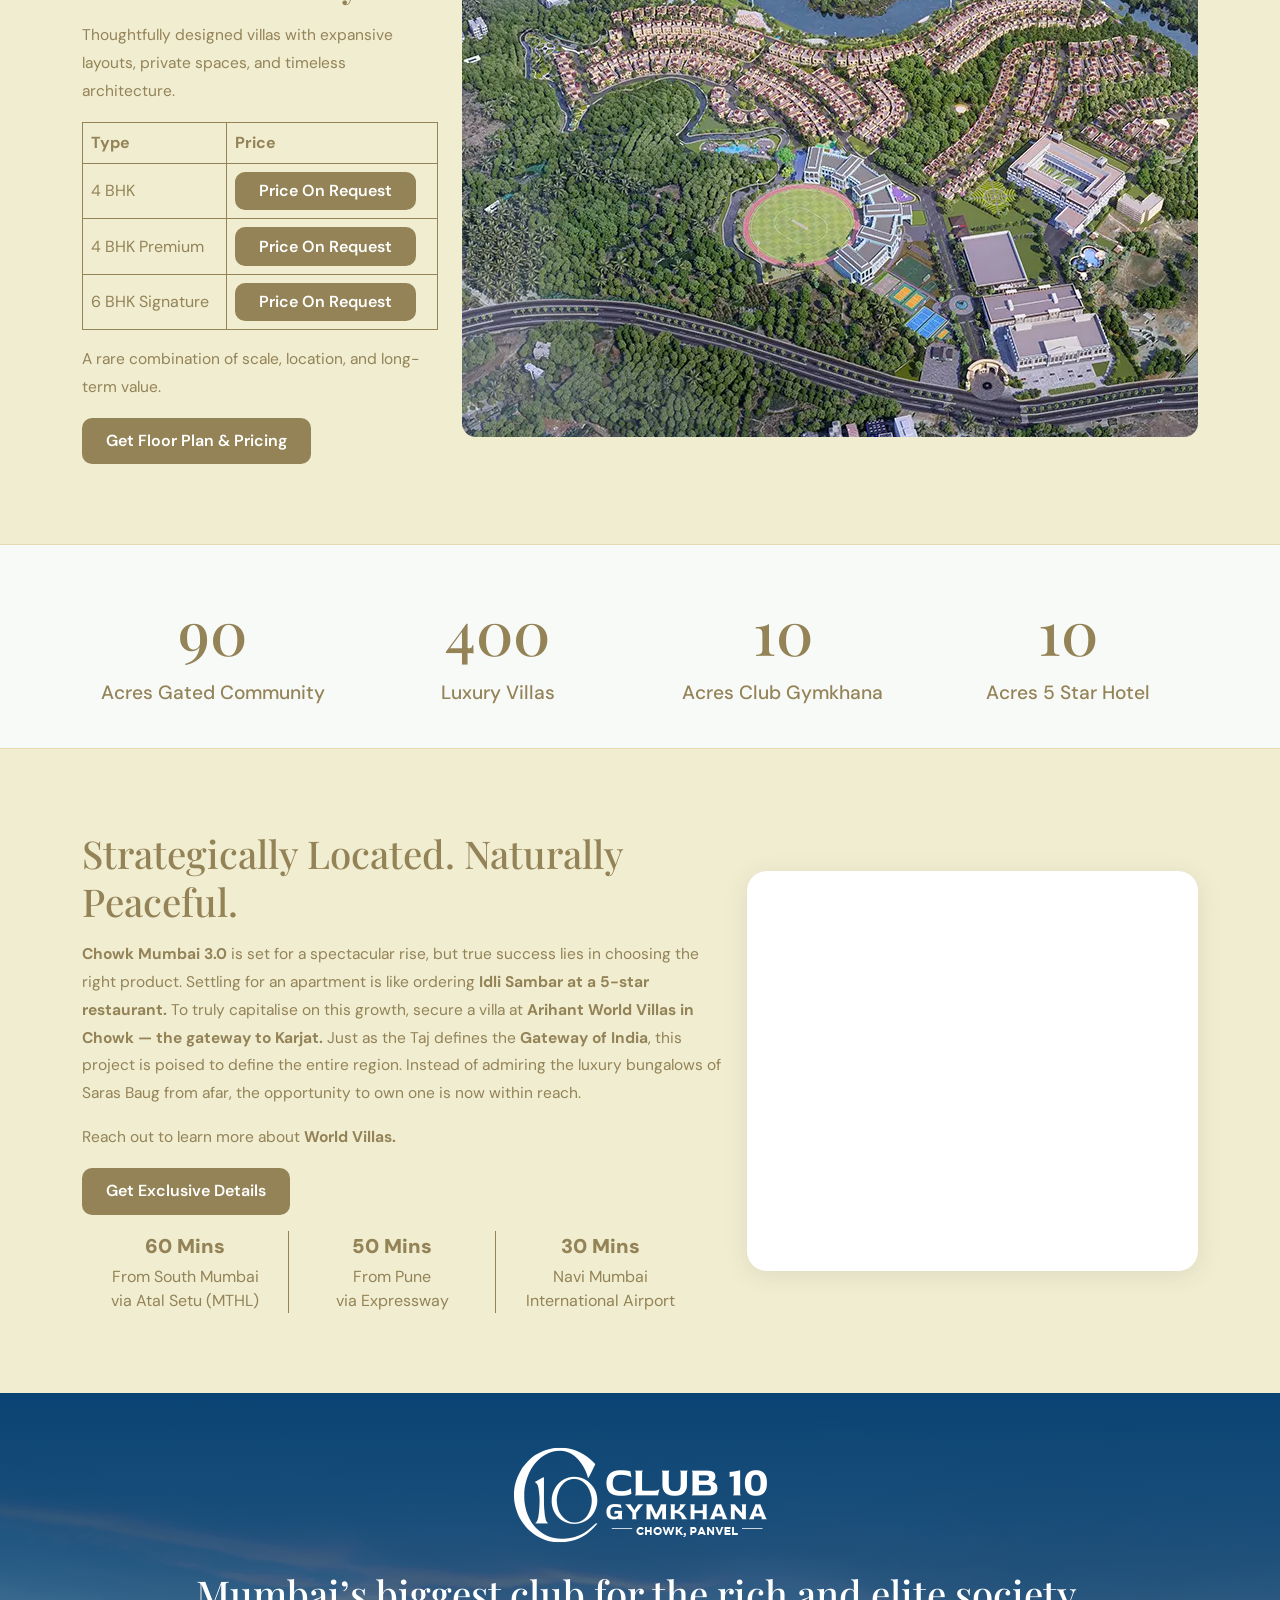
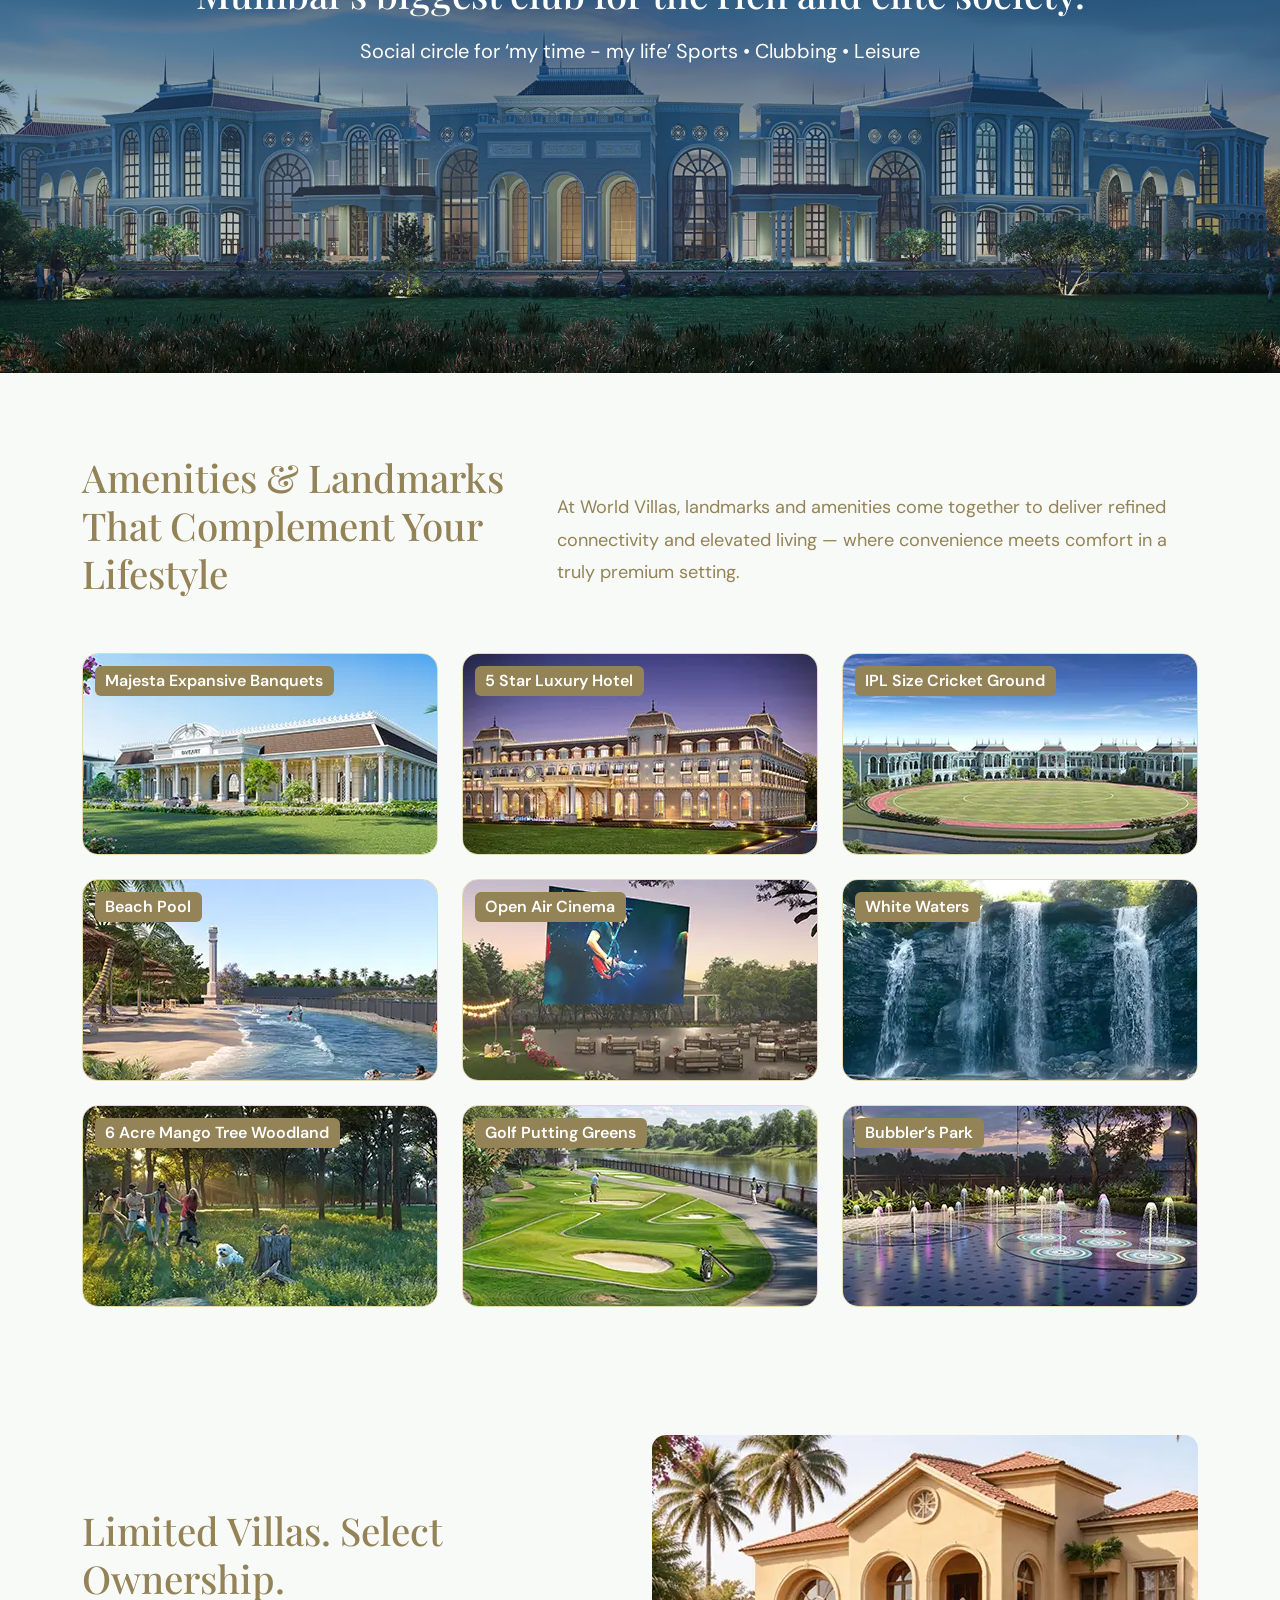
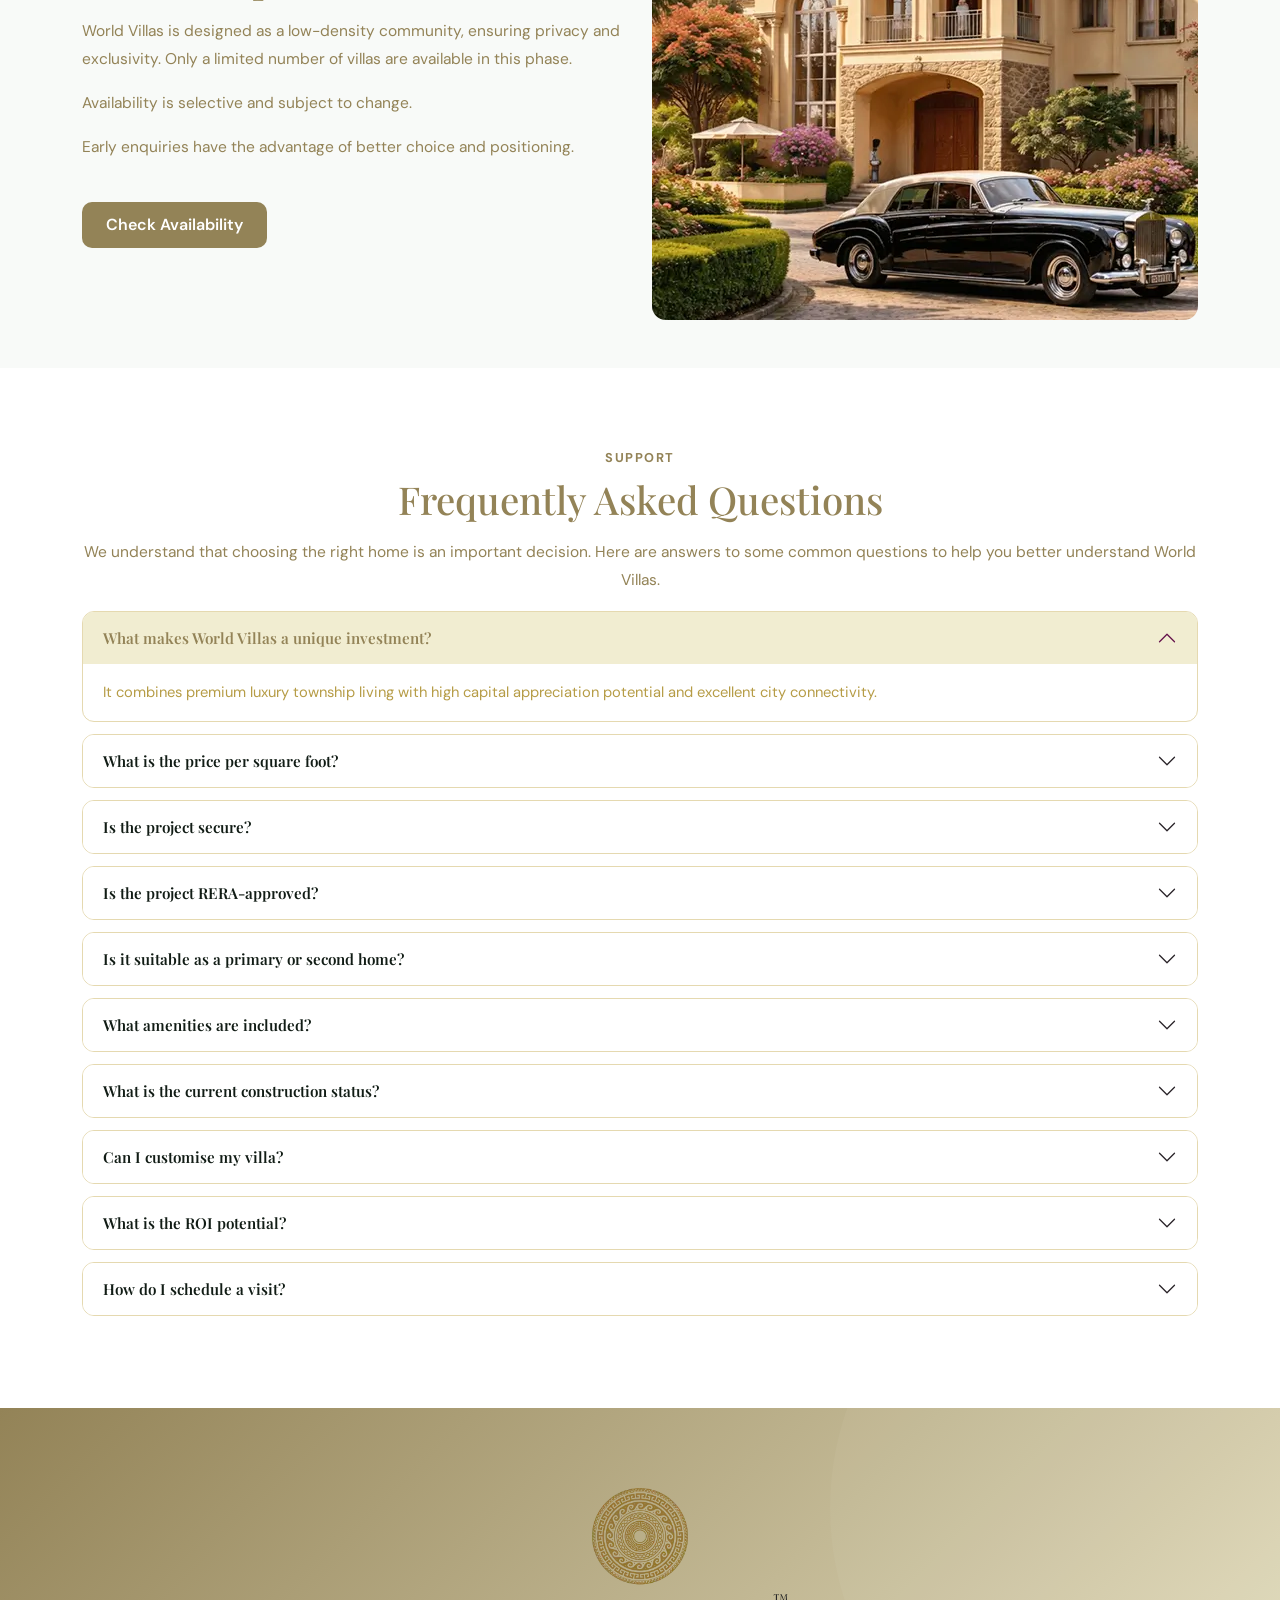
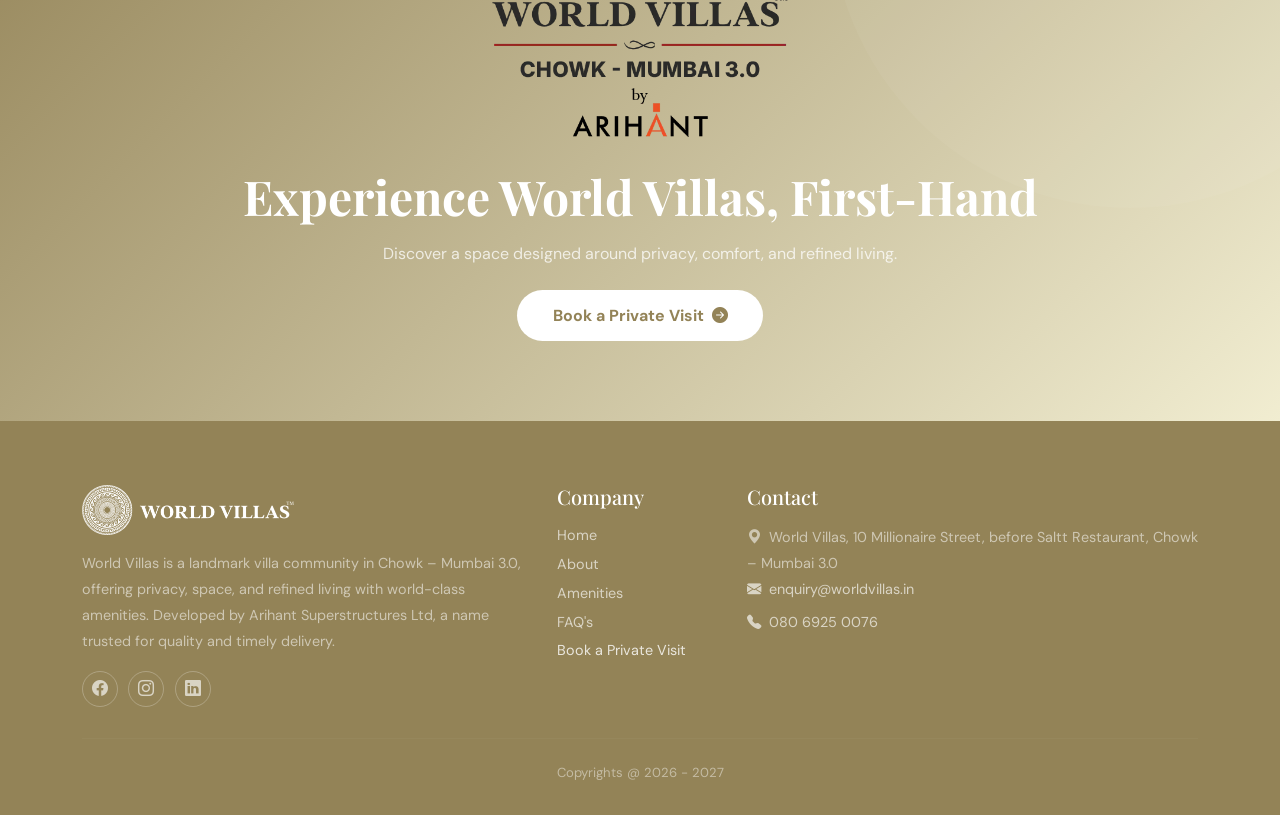
<file: index (3).html>
<!DOCTYPE html>
<html lang="en">
<head>
  <meta charset="UTF-8" />
  <meta name="viewport" content="width=device-width, initial-scale=1.0"/>
  <title>World Villas</title>
  <link rel="apple-touch-icon" sizes="180x180" href="image/favicon/apple-touch-icon.png">
  <link rel="icon" type="image/png" sizes="32x32" href="image/favicon/favicon-32x32.png">
  <link rel="icon" type="image/png" sizes="16x16" href="image/favicon/favicon-16x16.png">
  <link rel="manifest" href="image/favicon/site.webmanifest">
  <!-- Meta Pixel Code -->
  <script>
  !function(f,b,e,v,n,t,s)
  {if(f.fbq)return;n=f.fbq=function(){n.callMethod?
  n.callMethod.apply(n,arguments):n.queue.push(arguments)};
  if(!f._fbq)f._fbq=n;n.push=n;n.loaded=!0;n.version='2.0';
  n.queue=[];t=b.createElement(e);t.async=!0;
  t.src=v;s=b.getElementsByTagName(e)[0];
  s.parentNode.insertBefore(t,s)}(window, document,'script',
  'https://connect.facebook.net/en_US/fbevents.js');
  fbq('init', '946411637967908');
  fbq('track', 'PageView');
  </script>
  <noscript><img height="1" width="1" style="display:none"
  src="https://www.facebook.com/tr?id=946411637967908&ev=PageView&noscript=1"
  /></noscript>
  <!-- End Meta Pixel Code -->

  <!-- Google Tag Manager -->
  <script>(function(w,d,s,l,i){w[l]=w[l]||[];w[l].push({'gtm.start':
  new Date().getTime(),event:'gtm.js'});var f=d.getElementsByTagName(s)[0],
  j=d.createElement(s),dl=l!='dataLayer'?'&l='+l:'';j.async=true;j.src=
  'https://www.googletagmanager.com/gtm.js?id='+i+dl;f.parentNode.insertBefore(j,f);
  })(window,document,'script','dataLayer','GTM-PF8W9ZGP');</script>
  <!-- End Google Tag Manager -->

  <!-- Bootstrap 5.3 -->
  <link href="css/bootstrap.min.css" rel="stylesheet"/>
  <!-- Bootstrap Icons -->
  <link href="https://cdn.jsdelivr.net/npm/bootstrap-icons@1.11.3/font/bootstrap-icons.min.css" rel="stylesheet"/>
  <!-- Custom Css -->
  <link href="css/style.css" rel="stylesheet"/>
  <!-- Google Fonts -->
  <link href="https://fonts.googleapis.com/css2?family=Playfair+Display:wght@500;700&family=DM+Sans:wght@300;400;500;600&display=swap" rel="stylesheet"/>
</head>
<body>
<!-- Google Tag Manager (noscript) -->
<noscript><iframe src="https://www.googletagmanager.com/ns.html?id=GTM-PF8W9ZGP"
height="0" width="0" style="display:none;visibility:hidden"></iframe></noscript>
<!-- End Google Tag Manager (noscript) -->
<!-- ═══════════════════════ NAVBAR ═══════════════════════ -->
<nav class="navbar navbar-expand-lg">
  <div class="container">
    <a class="navbar-brand" href="#">
      <img src="image/logo.webp" class="logo">
    </a>
    <button class="navbar-toggler border-0" type="button" data-bs-toggle="collapse" data-bs-target="#navMain" style="filter:invert(1);">
      <span class="navbar-toggler-icon"></span>
    </button>
    <div class="collapse navbar-collapse justify-content-end" id="navMain">
      <ul class="navbar-nav align-items-lg-center gap-1">
        <li class="nav-item"><a class="nav-link active" href="#home">Home</a></li>
        <li class="nav-item"><a class="nav-link" href="#about">About World Villas</a></li>
        <li class="nav-item"><a class="nav-link" href="#pricing">Pricing</a></li>
        <li class="nav-item"><a class="nav-link" href="#map">Location</a></li>
        <li class="nav-item"><a class="nav-link" href="#club-10">Club 10</a></li>
        <li class="nav-item"><a class="nav-link" href="#properties">Amenities</a></li>
        <li class="nav-item"><a class="nav-link" href="#faq">FAQ's</a></li>
        <li class="nav-item"><a class="nav-link" data-bs-toggle="modal" data-bs-target="#leadModal">Book a Private Visit</a></li>
        <li class="nav-item header-call"><a class="nav-link" href="tel:08069250076"><i class="bi bi-telephone-fill me-1 phone-shake" style="color:var(--green-accent);"></i> 080 6925 0076</a></li>
      </ul>
    </div>
    <!-- <a class="nav-link btn-nav ms-auto" href="#">Login</a> -->
  </div>
</nav>

<!-- ═══════════════════════ HERO ═══════════════════════════ -->
<section class="hero" id="home">
  <div class="container hero-content">
    <div class="row">
      <div class="col-lg-12">
        <!-- Pill tabs -->
        <!-- <ul class="nav hero-tabs gap-3 mb-4 fade-up">
          <li class="nav-item"><a class="nav-link active" href="#">Home</a></li>
          <li class="nav-item"><a class="nav-link active" href="#">Apartments</a></li>
          <li class="nav-item"><a class="nav-link active" href="#">Residential</a></li>
        </ul> -->
        <p class="intro-text">AN ADDRESS FOR GENERATIONS</p>
        <h1 class="fade-up" style="animation-delay:.1s">
          Beyond the gates, <br><em>a different rhythm begins.</em>
        </h1>
        <p class="mt-3 fade-up" style="animation-delay:.2s">
          River air. Forest hush. Mango shade.
        </p>

        <!-- Search card -->
        <!-- <div class="search-card fade-up" style="animation-delay:.3s">
          <div class="row g-3 align-items-end">
            <div class="col-md-12">
              <h2>Step Into Your Private World</h2>
            </div>
            <div class="col-md-2 col-12">
              <label>Your Name</label>
              <input class="form-control" type="text" placeholder="Your Name">
            </div>
            <div class="col-md-2 col-12">
              <label>City</label>
              <input class="form-control" type="text" placeholder="City">
            </div>
            <div class="col-md-2 col-12">
              <label>Phone Number</label>
              <input class="form-control" type="text" placeholder="Phone Number">
            </div>
            <div class="col-md-3 col-12">
              <label>Email Address</label>
              <input class="form-control" type="text" placeholder="Email Address">
            </div>
            <div class="col-md-3 col-12 d-flex">
              <button class="btn-search w-100 justify-content-center">
                Request A Private Visit
              </button>
            </div>
          </div>
        </div> -->
        <form action="https://api.web3forms.com/submit" method="POST">
          <!-- Web3Forms Key -->
          <input type="hidden" name="access_key" value="5745cb67-662c-40c2-b160-0d0565ea4385">
          <input type="hidden" name="subject" value="New Private Visit Request — World Villas">
          <input type="hidden" name="from_name" value="World Villas Website">
          <input type="hidden" name="redirect" value="https://www.worldvillas.co.in/thankyou">
        	<input type="hidden" name="utm_source">	
        	<input type="hidden" name="utm_medium">
        	<input type="hidden" name="utm_campaign">
        	<input type="hidden" name="utm_content">
        	<input type="hidden" name="utm_term">
        	<input type="hidden" name="gclid">
          <div class="search-card fade-up" style="animation-delay:.3s">
            <div class="row g-3 align-items-end">
              <div class="col-md-12">
                <h2>Luxury villas starting at ₹9,000/sq.ft onwards (Land + Construction)</h2>
              </div>

              <div class="col-md-2 col-12">
                <label>Your Name</label>
                <input
                  class="form-control"
                  type="text"
                  name="name"
                  placeholder="Your Name"
                  required
                >
              </div>

              <div class="col-md-2 col-12">
                <label>City</label>
                <input
                  class="form-control"
                  type="text"
                  name="city"
                  placeholder="City"
                  required
                >
              </div>

              <div class="col-md-2 col-12">
                <label>Phone Number</label>
                <input
                  class="form-control"
                  type="tel"
                  id="phone"
                  name="phone"
                  placeholder="Phone Number"
                  maxlength="10"
                  pattern="[6-9][0-9]{9}"
                  inputmode="numeric"
                  required
                >
              </div>

              <div class="col-md-3 col-12">
                <label>Email Address</label>
                <input
                  class="form-control"
                  type="email"
                  name="email"
                  placeholder="Email Address"
                  required
                >
              </div>

              <div class="col-md-3 col-12 d-flex">
                <button
                  type="submit"
                  class="btn-search w-100 justify-content-center"
                >
                  Request A Private Visit
                </button>
              </div>
            </div>
          </div>
        </form>
      </div>
    </div>
  </div>
</section>

<!-- ═══════════════════════ ABOUT / PRIMARY HOME ══════════ -->
<section id="about">
  <div class="container">
    <div class="row align-items-center">
      <!-- Image grid -->
      <div class="col-lg-6 fade-up">
        <div class="feat-img-grid">
          <img src="image/about-1.webp" alt="Modern home">
          <img src="image/about-2.webp" alt="Interior">
          <img src="image/about-3.webp" alt="Architecture">
        </div>
        <!-- Price badge floating -->
        <!-- <div class="price-badge mt-3 d-inline-flex flex-column">
          <span style="font-size:.78rem;opacity:.7;text-transform:uppercase;letter-spacing:.08em;">Price starts at</span>
          <span class="price">$234k</span>
          <span style="font-size:.78rem;opacity:.7;margin-top:.2rem;">We connect buyers and sellers.</span>
          <a href="#properties" class="btn btn-sm btn-outline-light mt-2 rounded-pill px-3" style="font-size:.8rem;">Details →</a>
        </div> -->
      </div>

      <!-- Text -->
      <div class="col-lg-6 fade-up" style="animation-delay:.15s">
        <h2 class="section-title">The Philosophy</h2>
        <p class="section-body mt-3">World Villas is not a development—it is a declaration. Set along the river's quiet bend, shaded by ancient mango groves, this private estate reimagines what it means to live with permanence. Every detail has been considered, not for spectacle, but for the kind of beauty that deepens with time.</p>
        <p class="section-body mt-3">Here, nature is not a backdrop—it is the architecture itself. Morning light filters through canopies of mango and teak, birdsong replaces street noise, and the river marks the passage of hours more faithfully than any clock. The land was chosen not for proximity to everything, but for distance from the unnecessary.</p>
        <p class="section-body mt-3">World Villas is designed for families who measure wealth not in square footage, but in generations. A place where children grow up knowing the scent of wet earth, where evenings unfold on verandas that overlook unbroken green, and where legacy is something you walk through every day.</p>
        <a data-bs-toggle="modal" data-bs-target="#leadModal" class="btn-primary-green mt-4 text-decoration-none">
          Get More Info <i class="bi bi-arrow-right"></i>
        </a>
      </div>
    </div>
  </div>
</section>

<!-- ═══════════════════════ PRICING / FLOOR PLAN ════════════════════ -->
<section class="map-section pricing" id="pricing">
  <div class="container">
    <div class="row align-items-center">
      <div class="col-lg-4 fade-up">
        <h2 class="section-title">Find the Space That Fits Your Lifestyle</h2>
        <p class="section-body mt-3">
          Thoughtfully designed villas with expansive layouts, private spaces, and timeless architecture.
        </p>
        <table class="table table-bordered">
          <thead>
            <tr>
              <th scope="col">Type</th>
              <th scope="col">Price</th>
            </tr>
          </thead>
          <tbody>
            <tr>
              <td>4 BHK</td>
              <td>
                <a data-bs-toggle="modal" data-bs-target="#leadModal" class="btn-primary-green text-decoration-none">
                  Price On Request
                </a>
              </td>
            </tr>
            <tr>
              <td>4 BHK Premium</td>
              <td>
                <a data-bs-toggle="modal" data-bs-target="#leadModal" class="btn-primary-green text-decoration-none">
                  Price On Request
                </a>
              </td>
            </tr>
            <tr>
              <td>6 BHK Signature</td>
              <td>
                <a data-bs-toggle="modal" data-bs-target="#leadModal" class="btn-primary-green text-decoration-none">
                  Price On Request
                </a>
              </td>
            </tr>
          </tbody>
        </table>
        <p class="section-body">A rare combination of scale, location, and long-term value.</p>
        <a data-bs-toggle="modal" data-bs-target="#leadModal" class="btn-primary-green text-decoration-none">
          Get Floor Plan & Pricing
        </a>
      </div>
      <div class="col-lg-8 fade-up" style="animation-delay:.15s">
        <div class="img-card">
          <img src="image/pricing-image.webp" alt="Modern home">
        </div>
      </div>
    </div>
  </div>
</section>

<!-- ═══════════════════════ STATS BAR ══════════════════════ -->
<div class="stats-bar">
  <div class="container">
    <div class="row text-center g-4">
      <div class="col-6 col-md-3 stat-item fade-up">
        <div class="num" data-target="90">0</div>
        <div class="lbl">Acres Gated Community</div>
      </div>
      <div class="col-6 col-md-3 stat-item fade-up" style="animation-delay:.1s">
        <div class="num" data-target="400">0</div>
        <div class="lbl">Luxury Villas</div>
      </div>
      <div class="col-6 col-md-3 stat-item fade-up" style="animation-delay:.2s">
        <div class="num" data-target="10">0</div>
        <div class="lbl">Acres Club Gymkhana</div>
      </div>
      <div class="col-6 col-md-3 stat-item fade-up" style="animation-delay:.3s">
        <div class="num" data-target="10">0</div>
        <div class="lbl">Acres 5 Star Hotel</div>
      </div>
    </div>
  </div>
</div>

<!-- ═══════════════════════ MAP SECTION ════════════════════ -->
<section class="map-section" id="map">
  <div class="container">
    <div class="row align-items-center">
      <div class="col-lg-7 fade-up">
        <h2 class="section-title">Strategically Located. Naturally Peaceful.</h2>
        <p class="section-body mt-3">
          <b>Chowk Mumbai 3.0</b> is set for a spectacular rise, but true success lies in choosing the right product. Settling for an apartment is like ordering <b>Idli Sambar at a 5-star restaurant.</b> To truly capitalise on this growth, secure a villa at <b>Arihant World Villas in Chowk — the gateway to Karjat.</b> Just as the Taj defines the <b>Gateway of India</b>, this project is poised to define the entire region. Instead of admiring the luxury bungalows of Saras Baug from afar, the opportunity to own one is now within reach.
        </p>
        <p class="section-body mt-1">Reach out to learn more about <b>World Villas.</b></p>
        <a data-bs-toggle="modal" data-bs-target="#leadModal" class="btn-primary-green text-decoration-none">
          Get Exclusive Details
        </a>
        <ul class="map-stats mt-3">
          <li>60 Mins <p>From South Mumbai <br><span>via Atal Setu (MTHL)</span></p></li>
          <li>50 Mins <p>From Pune <br><span>via Expressway</span></p></li>
          <li>30 Mins <p>Navi Mumbai <br><span>International Airport</span></p></li>
        </ul>
        <!-- <a href="#properties" class="btn-primary-green mt-4 text-decoration-none">
          <i class="bi bi-geo-alt-fill"></i> Find Nearest Properties
        </a> -->
      </div>
      <div class="col-lg-5 fade-up" style="animation-delay:.15s">
        <div class="map-card">
          <iframe src="https://www.google.com/maps/embed?pb=!1m18!1m12!1m3!1d3774.690534681531!2d73.2630728!3d18.900805200000004!2m3!1f0!2f0!3f0!3m2!1i1024!2i768!4f13.1!3m3!1m2!1s0x3be7e58340b570eb%3A0x53ac8301eea01f70!2sArihant%20World%20Villas!5e0!3m2!1sen!2sin!4v1776164386066!5m2!1sen!2sin" allowfullscreen="" loading="lazy" referrerpolicy="no-referrer-when-downgrade"></iframe>
        </div>
      </div>
    </div>
  </div>
</section>

<!-- ═══════════════════════ club 10 ═════════════════════ -->
<section id="club-10" style="background-image: url(image/club-10-bg.webp);">
  <div class="container">
    <img src="image/c10-logo.png">
    <h2 class="section-title">Mumbai’s biggest club for the rich and elite society.</h2>
    <p class="section-body mt-3">Social circle for ‘my time - my life’ Sports • Clubbing • Leisure</p>
  </div>
</section>

<!-- ═══════════════════════ PROPERTIES ═════════════════════ -->
<section id="properties">
  <div class="container">
    <div class="row align-items-end mb-5">
      <div class="col-lg-5 fade-up">
        <h2 class="section-title">Amenities & Landmarks That Complement Your Lifestyle</h2>
      </div>
      <div class="col-lg-7 fade-up" style="animation-delay:.1s">
        <p class="section-body">
          At World Villas, landmarks and amenities come together to deliver refined connectivity and elevated living — where convenience meets comfort in a truly premium setting.
        </p>
      </div>
    </div>

    <div class="row g-4" id="propGrid">
      <!-- Cards injected by JS -->
    </div>
  </div>
</section>


<!-- ═══════════════════════ lIMITED VILLAS ══════════ -->
<section id="limited" class="limited">
  <div class="container">
    <div class="row align-items-center">

      <!-- Text -->
      <div class="col-lg-6 fade-up" style="animation-delay:.15s">
        <h2 class="section-title">Limited Villas. Select Ownership.</h2>
        <p class="section-body mt-3">World Villas is designed as a low-density community, ensuring privacy and exclusivity. Only a limited number of villas are available in this phase.</p>
        <p class="section-body">Availability is selective and subject to change.</p>
        <p class="section-body">Early enquiries have the advantage of better choice and positioning.</p>
        <a data-bs-toggle="modal" data-bs-target="#leadModal" class="btn-primary-green mt-4 text-decoration-none">
          Check Availability
        </a>
      </div>

      <!-- Image grid -->
      <div class="col-lg-6 fade-up">
        <div class="img-card">
          <img src="image/limited-villas.webp" alt="Modern home">
        </div>
      </div>
    </div>
  </div>
</section>
<!-- ═══════════════════════ FAQ ═════════════════════════════ -->
<section class="faq-section" id="faq">
  <div class="container">
    <div class="row align-items-start">
      <div class="col-lg-12 fade-up">
        <p class="section-label">Support</p>
        <h2 class="section-title">Frequently Asked Questions</h2>
        <p class="section-body mt-3">
          We understand that choosing the right home is an important decision. Here are answers to some common questions to help you better understand World Villas.
        </p>
      </div>
      <div class="col-lg-12 fade-up" style="animation-delay:.15s">
        <div class="accordion" id="faqAccordion">
          <div class="accordion-item">
            <h2 class="accordion-header">
              <button class="accordion-button" type="button" data-bs-toggle="collapse" data-bs-target="#faq1">
                What makes World Villas a unique investment?
              </button>
            </h2>
            <div id="faq1" class="accordion-collapse collapse show" data-bs-parent="#faqAccordion">
              <div class="accordion-body">
                It combines premium luxury township living with high capital appreciation potential and excellent city connectivity.
              </div>
            </div>
          </div>
          <div class="accordion-item">
            <h2 class="accordion-header">
              <button class="accordion-button collapsed" type="button" data-bs-toggle="collapse" data-bs-target="#faq2">
                What is the price per square foot?
              </button>
            </h2>
            <div id="faq2" class="accordion-collapse collapse" data-bs-parent="#faqAccordion">
              <div class="accordion-body">
                The villas are priced at ₹ 9,000 per sq. ft., offering superior value compared to higher-priced luxury competitors.
              </div>
            </div>
          </div>
          <div class="accordion-item">
            <h2 class="accordion-header">
              <button class="accordion-button collapsed" type="button" data-bs-toggle="collapse" data-bs-target="#faq3">
                Is the project secure?
              </button>
            </h2>
            <div id="faq3" class="accordion-collapse collapse" data-bs-parent="#faqAccordion">
              <div class="accordion-body">
                Yes, it is a fully gated community with 24/7 multi-tier security and controlled access for total privacy.
              </div>
            </div>
          </div>
          <div class="accordion-item">
            <h2 class="accordion-header">
              <button class="accordion-button collapsed" type="button" data-bs-toggle="collapse" data-bs-target="#faq4">
                Is the project RERA-approved?
              </button>
            </h2>
            <div id="faq4" class="accordion-collapse collapse" data-bs-parent="#faqAccordion">
              <div class="accordion-body">
                 Yes, World Villas is fully RERA compliant with all legal clearances and verified land titles in place. We can share the RERA registration number and legal documents during your site visit.
              </div>
            </div>
          </div>


          <div class="accordion-item">
            <h2 class="accordion-header">
              <button class="accordion-button collapsed" type="button" data-bs-toggle="collapse" data-bs-target="#faq5">
                Is it suitable as a primary or second home?
              </button>
            </h2>
            <div id="faq5" class="accordion-collapse collapse" data-bs-parent="#faqAccordion">
              <div class="accordion-body">
                 Both; it offers a peaceful environment for a second home while remaining well-connected for daily city living.
              </div>
            </div>
          </div>
          <div class="accordion-item">
            <h2 class="accordion-header">
              <button class="accordion-button collapsed" type="button" data-bs-toggle="collapse" data-bs-target="#faq6">
                What amenities are included?
              </button>
            </h2>
            <div id="faq6" class="accordion-collapse collapse" data-bs-parent="#faqAccordion">
              <div class="accordion-body">
                 Residents have access to a luxury clubhouse, fitness centres, landscaped gardens, and dedicated recreation zones.
              </div>
            </div>
          </div>
          <div class="accordion-item">
            <h2 class="accordion-header">
              <button class="accordion-button collapsed" type="button" data-bs-toggle="collapse" data-bs-target="#faq7">
                What is the current construction status?
              </button>
            </h2>
            <div id="faq7" class="accordion-collapse collapse" data-bs-parent="#faqAccordion">
              <div class="accordion-body">
                 Construction is progressing rapidly on schedule; contact us for a detailed milestone report or site visit.
              </div>
            </div>
          </div>
          <div class="accordion-item">
            <h2 class="accordion-header">
              <button class="accordion-button collapsed" type="button" data-bs-toggle="collapse" data-bs-target="#faq8">
                Can I customise my villa?
              </button>
            </h2>
            <div id="faq8" class="accordion-collapse collapse" data-bs-parent="#faqAccordion">
              <div class="accordion-body">
                 Yes, we offer internal customisation options to ensure your home fits your personal style and requirements.
              </div>
            </div>
          </div>
          <div class="accordion-item">
            <h2 class="accordion-header">
              <button class="accordion-button collapsed" type="button" data-bs-toggle="collapse" data-bs-target="#faq9">
                What is the ROI potential?
              </button>
            </h2>
            <div id="faq9" class="accordion-collapse collapse" data-bs-parent="#faqAccordion">
              <div class="accordion-body">
                 With growing infrastructure in Mumbai 3.0 and a competitive entry price, the project is positioned for strong long-term appreciation.
              </div>
            </div>
          </div>
          <div class="accordion-item">
            <h2 class="accordion-header">
              <button class="accordion-button collapsed" type="button" data-bs-toggle="collapse" data-bs-target="#faq10">
                How do I schedule a visit?
              </button>
            </h2>
            <div id="faq10" class="accordion-collapse collapse" data-bs-parent="#faqAccordion">
              <div class="accordion-body">
                 Simply submit your details, and our team will coordinate a private site tour at your convenience.
                 <a class="btn-faq" data-bs-toggle="modal" data-bs-target="#leadModal">Book a Private Visit</a>
              </div>
            </div>
          </div>
        </div>
      </div>
    </div>
  </div>
</section>



<!-- ═══════════════════════ CTA BANNER ═════════════════════ -->
<section class="cta-banner text-center">
  <div class="container position-relative fade-up">
    <img src="image/wv-logo.webp">
    <h2>Experience World Villas, First-Hand</h2>
    <p class="mt-3 mb-4">
      Discover a space designed around privacy, comfort, and refined living.
    </p>
    <a data-bs-toggle="modal" data-bs-target="#leadModal" class="btn-cta text-decoration-none">
      Book a Private Visit <i class="bi bi-arrow-right-circle-fill"></i>
    </a>
  </div>
</section>

<!-- ═══════════════════════ NATURE STRIP ═══════════════════ -->
<!-- <section style="background:var(--gold-dark);padding:4rem 0;">
  <div class="container">
    <div class="row align-items-center g-4">
      <div class="col-lg-6 fade-up">
        <h2 class="display-font" style="color:#fff;font-size:clamp(1.6rem,3vw,2.4rem);">
          Discover Nature Wonders<br>with Expert Guidance
        </h2>
      </div>
      <div class="col-lg-6 fade-up" style="animation-delay:.1s">
        <p style="color:rgba(255,255,255,.7);line-height:1.8;">
          We connect buyers and sellers through a trusted platform with verified properties,
          transparent deals, and expert guidance—supporting you at every step of your journey
          into a greener, more connected lifestyle.
        </p>
      </div>
    </div>
  </div>
</section> -->

<!-- ═══════════════════════ FOOTER ══════════════════════════ -->
<footer id="contact">
  <div class="container">
    <div class="row mb-4">
      <div class="col-lg-5">
        <div class="footer-brand mb-3">
          <img src="image/logo.webp" class="logo">
        </div>
        <p style="color:rgba(255,255,255,.55);font-size:.9rem;line-height:1.8;">
          World Villas is a landmark villa community in Chowk – Mumbai 3.0, offering privacy, space, and refined living with world-class amenities. Developed by Arihant Superstructures Ltd, a name trusted for quality and timely delivery.
        </p>
        <div class="mt-3">
          <a href="https://www.facebook.com/profile.php?id=100091756993900" class="social-icon" target="_blank"><i class="bi bi-facebook"></i></a>
          <a href="https://www.instagram.com/worldvillas_official/" class="social-icon" target="_blank"><i class="bi bi-instagram"></i></a>
          <a href="https://in.linkedin.com/company/world-villas" class="social-icon" target="_blank"><i class="bi bi-linkedin"></i></a>
        </div>
      </div>
      <div class="col-6 col-lg-2">
        <h5>Company</h5>
        <a href="#home">Home</a>
        <a href="#about">About</a>
        <a href="#properties">Amenities</a>
        <a href="#faq">FAQ's</a>
        <a data-bs-toggle="modal" data-bs-target="#leadModal">Book a Private Visit</a>
      </div>
      <!-- <div class="col-6 col-lg-2">
        <h5>Help</h5>
        <a href="#">FAQ</a><a href="#">Blog</a>
        <a href="#">How it Works</a><a href="#">Privacy Policy</a>
      </div> -->
      <div class="col-lg-5">
        <h5>Contact</h5>
        <p style="color:rgba(255,255,255,.55);font-size:.9rem;line-height:1.8;">
          <i class="bi bi-geo-alt-fill me-2" style="color:var(--green-accent);"></i>World Villas, 10 Millionaire Street, before Saltt Restaurant, Chowk – Mumbai 3.0<br>
          <a href="mailto:enquiry@worldvillas.in"><i class="bi bi-envelope-fill me-2" style="color:var(--green-accent);"></i>enquiry@worldvillas.in</a>
          <a href="tel:08069250076"><i class="bi bi-telephone-fill me-2" style="color:var(--green-accent);"></i>080 6925 0076</a>
        </p>
      </div>
    </div>
    <hr class="footer-divider">
    <div class="d-flex flex-wrap justify-content-center align-items-center footer-bottom py-2">
      <span>Copyrights @ 2026 - 2027</span>
      <!-- <div class="d-flex gap-3 mt-2 mt-md-0">
        <a href="#" style="color:rgba(255,255,255,.45);font-size:.82rem;text-decoration:none;">Terms &amp; Conditions</a>
        <a href="#" style="color:rgba(255,255,255,.45);font-size:.82rem;text-decoration:none;">Privacy Policy</a>
      </div> -->
    </div>
  </div>
</footer>
<div class="modal fade" id="leadModal" tabindex="-1" aria-labelledby="leadModalLabel" aria-hidden="true">
  <div class="modal-dialog modal-dialog-centered modal-md">
    <div class="modal-content border-0 rounded-4">
      <div class="modal-header border-0">
        <h5 class="modal-title" id="leadModalLabel">
          Get private pricing details
        </h5>
        <button
          type="button"
          class="btn-close"
          data-bs-dismiss="modal"
          aria-label="Close"
        ></button>
      </div>

      <div class="modal-body">
        <form action="https://api.web3forms.com/submit" method="POST">
          <input type="hidden" name="access_key" value="5745cb67-662c-40c2-b160-0d0565ea4385">
          <input type="hidden" name="subject" value="New Private Visit Request — World Villas">
          <input type="hidden" name="from_name" value="World Villas Website">
          <input type="hidden" name="redirect" value="https://www.worldvillas.co.in/thankyou">
        	<input type="hidden" name="utm_source">	
        	<input type="hidden" name="utm_medium">
        	<input type="hidden" name="utm_campaign">
        	<input type="hidden" name="utm_content">
        	<input type="hidden" name="utm_term">
        	<input type="hidden" name="gclid">
          <div class="row g-3">
            <div class="col-12">
              <label>Your Name</label>
              <input
                class="form-control"
                type="text"
                name="name"
                placeholder="Your Name"
                required
              >
            </div>

            <div class="col-12">
              <label>City</label>
              <input
                class="form-control"
                type="text"
                name="city"
                placeholder="City"
                required
              >
            </div>

            <div class="col-12">
              <label>Phone Number</label>
              <input
                class="form-control"
                type="tel"
                id="modalPhone"
                name="phone"
                placeholder="Phone Number"
                maxlength="10"
                pattern="[6-9][0-9]{9}"
                required
              >
            </div>

            <div class="col-12">
              <label>Email Address</label>
              <input
                class="form-control"
                type="email"
                name="email"
                placeholder="Email Address"
                required
              >
            </div>

            <div class="col-12">
              <button
                type="submit"
                class="btn btn-dark w-100 py-3"
              >
                Request A Private Visit
              </button>
            </div>
          </div>
        </form>
      </div>
    </div>
  </div>
</div>
<!-- Bootstrap JS -->
<script src="https://cdn.jsdelivr.net/npm/bootstrap@5.3.3/dist/js/bootstrap.bundle.min.js"></script>

<script>
/* ── Property data ─────────────────────────────────────────── */
const properties = [
  { img:'image/am-1.webp', beds:4, baths:2, sqft:950, title:'Majesta Expansive Banquets', price:'$533,367', type:'Majesta Expansive Banquets' },
  { img:'image/am-6.webp', beds:6, baths:4, sqft:1400, title:'5 Star Luxury Hotel', price:'$533,367', type:'5 Star Luxury Hotel' },
  { img:'image/am-3.webp', beds:5, baths:3, sqft:1200, title:'IPL Size Cricket Ground', price:'$533,367', type:'IPL Size Cricket Ground' },
  { img:'image/am-2.webp', beds:3, baths:2, sqft:820, title:'Beach Pool', price:'$533,367', type:'Beach Pool' },
  { img:'image/am-4.webp', beds:3, baths:2, sqft:780, title:'Open Air Cinema', price:'$533,367', type:'Open Air Cinema' },
  { img:'image/am-5.webp', beds:4, baths:3, sqft:1050, title:'White Waters', price:'$533,367', type:'White Waters' },
  { img:'image/am-7.webp', beds:3, baths:2, sqft:820, title:'6 Acre Mango Tree Woodland', price:'$533,367', type:'6 Acre Mango Tree Woodland' },
  { img:'image/am-8.webp', beds:3, baths:2, sqft:780, title:'Golf Putting Greens', price:'$533,367', type:'Golf Putting Greens' },
  { img:'image/am-9.webp', beds:4, baths:3, sqft:1050, title:'Bubbler’s Park', price:'$533,367', type:'Bubbler’s Park' },
];

const propGrid = document.getElementById('propGrid');
properties.forEach((p, i) => {
  const col = document.createElement('div');
  col.className = 'col-md-6 col-lg-4 fade-up';
  col.style.animationDelay = (i * 0.08) + 's';
  col.innerHTML = `
    <div class="prop-card h-100">
      <div class="position-relative overflow-hidden">
        <img src="${p.img}" alt="${p.title}">
        <span class="badge-type">${p.type}</span>
      </div>
    </div>`;
  propGrid.appendChild(col);
});

/* ── Testimonial data ──────────────────────────────────────── */
const testimonials = [
  { img:'https://images.unsplash.com/photo-1507003211169-0a1dd7228f2d?w=200&q=80', name:'Marcus Reid', role:'Home Buyer', text:'An excellent real estate platform with verified listings and complete transparency. The team guided us professionally from start to finish, making the entire buying process smooth and stress-free.' },
  { img:'https://images.unsplash.com/photo-1494790108377-be9c29b29330?w=200&q=80', name:'Priya Mehta', role:'Property Investor', text:'EstatePrime helped me find my ideal investment property within weeks. The data, listings, and support team are top-notch. Highly recommend for anyone serious about real estate.' },
  { img:'https://images.unsplash.com/photo-1580489944761-15a19d654956?w=200&q=80', name:'Samantha Reeves', role:'First-time Buyer', text:'I was nervous about buying my first home, but EstatePrime made it incredibly straightforward. Their transparent process and expert advisors gave me complete confidence throughout.' },
];



/* ── Scroll fade-in ────────────────────────────────────────── */
const observer = new IntersectionObserver(entries => {
  entries.forEach(e => { if(e.isIntersecting) e.target.classList.add('visible'); });
}, { threshold: 0.12 });
document.querySelectorAll('.fade-up').forEach(el => observer.observe(el));

/* ── Counter animation ─────────────────────────────────────── */
const countObserver = new IntersectionObserver(entries => {
  entries.forEach(e => {
    if (!e.isIntersecting || e.target.dataset.counted) return;
    e.target.dataset.counted = '1';
    const target = +e.target.dataset.target;
    const suffix = target >= 1000 ? '' : '';
    let start = 0;
    const step = target / 60;
    const interval = setInterval(() => {
      start = Math.min(start + step, target);
      e.target.textContent = Math.floor(start).toLocaleString() + suffix;
      if (start >= target) clearInterval(interval);
    }, 16);
  });
}, { threshold: 0.5 });
document.querySelectorAll('.stat-item .num').forEach(el => countObserver.observe(el));

/* ── Filter chips toggle ────────────────────────────────────── */
document.querySelectorAll('.filter-chips .chip').forEach(chip => {
  chip.addEventListener('click', function() {
    document.querySelectorAll('.filter-chips .chip').forEach(c => c.classList.remove('active'));
    this.classList.add('active');
  });
});
</script>
<script>
document.getElementById("phone").addEventListener("input", function () {
  this.value = this.value.replace(/\D/g, "").slice(0, 10);
});
</script>
<script>
window.addEventListener("load", function () {
  const modalEl = document.getElementById("leadModal");
  const leadModal = new bootstrap.Modal(modalEl);

  // Check if user already submitted form
  let isSubmitted = localStorage.getItem("leadSubmitted");

  // First open after 3 sec (only if not submitted)
  if (!isSubmitted) {
    setTimeout(() => {
      leadModal.show();
    }, 3000);
  }

  // Repeat every 10 sec (only if not submitted)
  setInterval(() => {
    if (!modalEl.classList.contains("show") && !localStorage.getItem("leadSubmitted")) {
      leadModal.show();
    }
  }, 10000);

  // When modal closes → mark last close time
  modalEl.addEventListener("hidden.bs.modal", function () {
    localStorage.setItem("lastClosed", Date.now());
  });

  // Phone validation
  document.getElementById("modalPhone").addEventListener("input", function () {
    this.value = this.value.replace(/\D/g, "").slice(0, 10);
  });

  // Form submit hook (IMPORTANT)
  const form = modalEl.querySelector("form");
  if (form) {
    form.addEventListener("submit", function () {
      localStorage.setItem("leadSubmitted", "true");
    });
  }
});
</script>
<script>
const sections = document.querySelectorAll("section[id]");
const navLinks = document.querySelectorAll(".nav-link");

window.addEventListener("scroll", () => {
  let current = "";

  sections.forEach((section) => {
    const sectionTop = section.offsetTop - 120; // offset for navbar
    const sectionHeight = section.offsetHeight;

    if (scrollY >= sectionTop && scrollY < sectionTop + sectionHeight) {
      current = section.getAttribute("id");
    }
  });

  navLinks.forEach((link) => {
    link.classList.remove("active");

    if (link.getAttribute("href") === "#" + current) {
      link.classList.add("active");
    }
  });
});
</script>
<script>
document.querySelectorAll('#navMain .nav-link').forEach(function (link) {
  link.addEventListener('click', function () {
    const navMain = document.getElementById('navMain');
    const navbarCollapse = bootstrap.Collapse.getInstance(navMain);

    if (navMain.classList.contains('show')) {
      bootstrap.Collapse.getOrCreateInstance(navMain).hide();
    }
  });
});
</script>
<script>
async function sendLeadToCRM(form) {
  const name = form.querySelector('[name="name"]').value;
  const email = form.querySelector('[name="email"]').value;
  const phone = form.querySelector('[name="phone"]').value;
  try {
    await fetch(
      "https://farvisioncloud.com/sfasync/api/syncleads/externalapi",
      {
        method: "POST",
        headers: {
          "Content-Type": "application/json"
        },
        body: JSON.stringify({
          firstName: name,
          lastName: "",
          email: email,
          mobilePhone: phone,
          comments: "",
          originFrom: "Lead from Digital",
          product: "Arihant World Villas",
          campaign: "WV_Srch_BrandCam_6_5_26",
          sourceAccountDescription: "Opelox",
          sourceAccountType: "Agency",
          isUpdatefromUIDate: false,
          isImported: true,
          DumpdataObjectId: "91241085t62268889600867",
          tenantId: 868
        })
      }
    );
    console.log("Lead Sent To CRM");
  }
  catch(error) {
    console.error("CRM Error:", error);
  }
}
/* AUTO APPLY TO ALL WEB3FORMS */
document
.querySelectorAll('form[action="https://api.web3forms.com/submit"]')
.forEach(form => {
  form.addEventListener("submit", function(){
    sendLeadToCRM(form);
  });
});
</script>
</body>
</html>
</file>
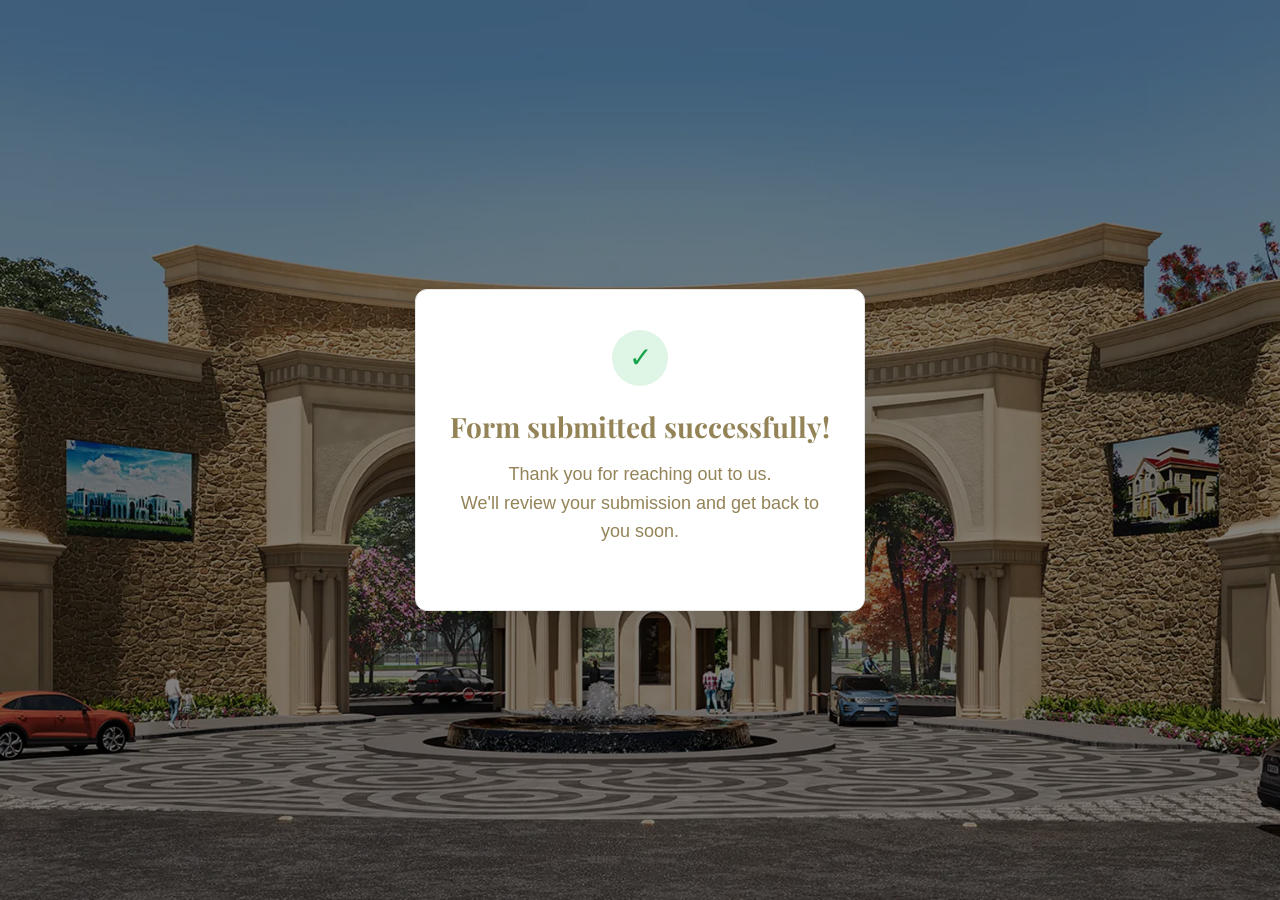
<file: thankyou.html>
<!DOCTYPE html>
<html lang="en">
<head>
  <meta charset="UTF-8" />
  <meta name="viewport" content="width=device-width, initial-scale=1.0" />
  <title>Form Submitted Successfully</title>
  <link rel="apple-touch-icon" sizes="180x180" href="image/favicon/apple-touch-icon.png">
  <link rel="icon" type="image/png" sizes="32x32" href="image/favicon/favicon-32x32.png">
  <link rel="icon" type="image/png" sizes="16x16" href="image/favicon/favicon-16x16.png">
  <link rel="manifest" href="image/favicon/site.webmanifest">
  <!-- Meta Pixel Code -->
  <script>
  !function(f,b,e,v,n,t,s)
  {if(f.fbq)return;n=f.fbq=function(){n.callMethod?
  n.callMethod.apply(n,arguments):n.queue.push(arguments)};
  if(!f._fbq)f._fbq=n;n.push=n;n.loaded=!0;n.version='2.0';
  n.queue=[];t=b.createElement(e);t.async=!0;
  t.src=v;s=b.getElementsByTagName(e)[0];
  s.parentNode.insertBefore(t,s)}(window, document,'script',
  'https://connect.facebook.net/en_US/fbevents.js');
  fbq('init', '946411637967908');
  fbq('track', 'PageView');
  </script>
  <noscript><img height="1" width="1" style="display:none"
  src="https://www.facebook.com/tr?id=946411637967908&ev=PageView&noscript=1"
  /></noscript>
  <!-- End Meta Pixel Code -->

  <!-- Google Tag Manager -->
  <script>(function(w,d,s,l,i){w[l]=w[l]||[];w[l].push({'gtm.start':
  new Date().getTime(),event:'gtm.js'});var f=d.getElementsByTagName(s)[0],
  j=d.createElement(s),dl=l!='dataLayer'?'&l='+l:'';j.async=true;j.src=
  'https://www.googletagmanager.com/gtm.js?id='+i+dl;f.parentNode.insertBefore(j,f);
  })(window,document,'script','dataLayer','GTM-PF8W9ZGP');</script>
  <!-- End Google Tag Manager -->

  <link href="https://cdn.jsdelivr.net/npm/bootstrap@5.3.3/dist/css/bootstrap.min.css" rel="stylesheet"> 
  <!-- Bootstrap Icons -->
  <link href="https://cdn.jsdelivr.net/npm/bootstrap-icons@1.11.3/font/bootstrap-icons.min.css" rel="stylesheet"/>
  <!-- Google Fonts -->
  <link href="https://fonts.googleapis.com/css2?family=Playfair+Display:wght@500;700&family=DM+Sans:wght@300;400;500;600&display=swap" rel="stylesheet"/>
  <style>
    :root {
     --gold-dark: #938357;
     --gold-light: #f1edd1;
    }
    body {
     position:relative;
     background:url('image/intro-bg.webp') center/cover no-repeat;
      min-height: 100vh;
      font-family: Arial, sans-serif;
      display: flex;
      align-items: center;
      justify-content: center;
      margin: 0;
    }
   body::before{
       content:'';
      position:absolute;
      inset:0;
       background: #0000007d;
  }
    .success-card {
      z-index: 9;
      width: 100%;
      max-width: 450px;
      background: #fff;
      border: 1px solid #e5e5e5;
      border-radius: 12px;
      box-shadow: 0 4px 18px rgba(0,0,0,0.08);
      padding: 40px 30px;
      text-align: center;
    }

    .success-icon {
      width: 56px;
      height: 56px;
      border-radius: 50%;
      background: #dff5e5;
      color: #16a34a;
      display: inline-flex;
      align-items: center;
      justify-content: center;
      font-size: 28px;
      margin-bottom: 20px;
    }

    .success-title {
        font-size: 28px;
        font-weight: 700;
        color: #938357;
        margin-bottom: 12px;
        font-family: "Playfair Display", serif;
    }

    .success-text {
      font-size: 18px;
      color: #938357;
      line-height: 1.6;
      margin-bottom: 24px;
    }

    .btn-back {
      background: var(--gold-dark);
      color: #fff;
      border: none;
      border-radius: 10px;
      padding: .7rem 1.5rem;
      font-weight: 600;
      display: inline-flex;
      align-items: center;
      gap: .5rem;
      transition: background .2s, transform .15s;
    }
  </style>
</head>
<body>
<!-- Google Tag Manager (noscript) -->
<noscript><iframe src="https://www.googletagmanager.com/ns.html?id=GTM-PF8W9ZGP"
height="0" width="0" style="display:none;visibility:hidden"></iframe></noscript>
<!-- End Google Tag Manager (noscript) -->
  <div class="success-card">
    <div class="success-icon">✓</div>
    <div class="success-title">Form submitted successfully!</div>
    <div class="success-text">
      Thank you for reaching out to us.<br>
      We'll review your submission and get back to you soon.
    </div>
    <!-- <button class="btn btn-outline-secondary btn-back" onclick="goBack()">
      <i class="bi bi-arrow-left"></i> Go Back
    </button> -->
  </div>

  <script>
    function goBack() {
      if (document.referrer) {
        window.history.back();
      } else {
        window.location.href = "index";
      }
    }
  </script>
</body>
</html>
</file>
<file: css/style.css>
:root {
     --white: #ffffff;
     --gold-dark: #938357;
     --gold-light: #f1edd1;
     --lime: #b7e4c7;
     --off-white: #f8faf8;
     --text-dark: #111c15;
     --text-muted: #b69c46;
     --card-bg: #ffffff;
     --border: #e5d9b0;
     --shadow: 0 4px 24px rgba(26,60,43,.10);
}
 *{
    box-sizing:border-box;
}
 html{
    scroll-behavior:smooth;
}
 body{
     font-family:'DM Sans',sans-serif;
     color:var(--text-dark);
     background:var(--off-white);
     overflow-x:hidden;
}
 h1,h2,h3,.display-font{
    font-family: "Playfair Display", serif;
}
a {
   cursor: pointer;
}
.phone-shake {
  display: inline-block; /* IMPORTANT */
  animation: phoneShake 0.8s infinite;
}
.header-call .phone-shake {
    aspect-ratio: 1;
    display: inline-block;
    height: 30px;
    width: 30px;
    color: var(--gold-light);
    border-radius: 50%;
    align-content: center;
    text-align: center;
    font-size: 24px;
    line-height: 1;
    vertical-align: bottom;
}

@keyframes phoneShake {
  0% { transform: rotate(0deg); }
  25% { transform: rotate(-15deg); }
  50% { transform: rotate(15deg); }
  75% { transform: rotate(-10deg); }
  100% { transform: rotate(0deg); }
}
/* ─── NAVBAR ─────────────────────────────────────────── */
.navbar {
    backdrop-filter: blur(12px);
    padding: 0;
    position: fixed;
    top: 0;
    right: 0;
    left: 0;
    z-index: 1030;
        background: rgba(147, 131, 87, 0.8588235294);
}
 .navbar-brand{
    font-family: "Playfair Display", serif;
    font-size:1.4rem;
    color:var(--white)!important;
    font-weight:700;
}
 .navbar-brand span{
    color:var(--gold-light);
}
 .navbar-brand .logo {
   height: 50px;
   filter: brightness(0) invert(1);
}
 .nav-link {
    color:var(--white)!important;
    font-weight:500;
    font-size:.9rem;
    padding:.4rem .9rem!important;
    border-radius:50px;
    transition:background .2s,color .2s;
}
.header-call .nav-link {
   font-size:1.3rem;
}
 .nav-link:hover,.nav-link.active{
    background: var(--gold-light);
    color:var(--gold-dark)!important;
}
 .btn-nav{
    background:var(--gold-dark);
    color:#fff!important;
    border-radius:8px;
    padding:.45rem 1.2rem!important;
    font-weight:600;
    transition:background .2s,transform .15s;
}
 .btn-nav:hover{
    background:var(--gold-light);
    transform:translateY(-1px);
}
/* ─── HERO ───────────────────────────────────────────── */
 .hero{
     position:relative;
     min-height:auto;
     background:url('../image/intro-bg.webp') center/cover no-repeat;
     display:flex;
    align-items:center;
    padding: 8rem 0 5rem 0;
}
 .hero::before{
     content:'';
    position:absolute;
    inset:0;
     background:linear-gradient(120deg,rgba(0,0,0,.82) 40%,rgba(182,156,70,.35) 100%);
}
 .hero-content{
    position:relative;
    z-index:2;
}
 .hero .intro-text {
   color: var(--gold-dark);
    text-transform: uppercase;
    letter-spacing: 0.3em;
 }
 .hero h1{
    font-size:clamp(2.4rem,5vw,4rem);
    color:#fff;
    line-height:1.15;
    font-weight:500;
}
 .hero h1 em{
    font-style:normal;
    color:var(--gold-light);
}
 .hero p{
    color:rgba(255,255,255,.82);
    font-size:1.05rem;
    max-width:480px;
    line-height:1.75;
}
/* pill tabs inside hero */
 .hero-tabs .nav-item .nav-link{
     background:rgba(255,255,255,.18);
    border:1px solid rgba(255,255,255,.3);
     color:#fff;
    border-radius:50px;
    font-size:.85rem;
    padding:.35rem 1.1rem;
     transition:.2s;
}
 .hero-tabs .nav-item .nav-link.active, .hero-tabs .nav-item .nav-link:hover{
    background:#fff;
    color:var(--gold-dark);
}
/* search box */
 .search-card{
     background:#ffffffd1;
     border-radius:16px;
     padding:1.5rem 1.75rem;
     box-shadow:var(--shadow);
     margin-top:2.5rem;
}
 .search-card label{
    font-size:.75rem;
    font-weight:600;
    color:var(--text-muted);
    text-transform:uppercase;
    letter-spacing:.06em;
    margin-bottom:.3rem;
}
 .search-card .form-control,.search-card .form-select{
     border:1.5px solid var(--border);
    border-radius:10px;
     font-size:.9rem;
    padding:.7rem 1.4rem;
     transition:border-color .2s;
}
 .search-card .form-control:focus,.search-card .form-select:focus{
    border-color:var(--gold-light);
    box-shadow:none;
}
 .search-divider{
    width:1px;
    background:var(--border);
    margin:0 .5rem;
}
 .btn-search{
    background:var(--gold-dark);
    color:#fff;
    border:none;
    border-radius:10px;
    padding:.7rem 1.4rem;
    font-weight:500;
    text-transform: uppercase;
    font-size:.95rem;
    display:flex;
    align-items:center;
    gap:.5rem;
    white-space:nowrap;
    letter-spacing: 1.5px;
    transition:background .2s,transform .15s;
}
 .btn-search:hover{
    background:var(--gold-dark);
    transform:translateY(-1px);
}
/* filter chips */
 .filter-chips .chip{
     display:inline-block;
    border:1.5px solid var(--border);
     border-radius:50px;
    padding:.28rem .9rem;
    font-size:.82rem;
     cursor:pointer;
    transition:.2s;
    user-select:none;
}
 .filter-chips .chip:hover,.filter-chips .chip.active{
     background:var(--gold-dark);
    color:#fff;
    border-color:var(--gold-dark);
}
/* ─── SECTION GENERIC ─────────────────────────────── */
 section{
    padding:5rem 0;
}
 .section-label{
    font-size:.8rem;
    font-weight:700;
    letter-spacing:.12em;
    text-transform:uppercase;
    color:var(--gold-dark);
    margin-bottom:.5rem;
}
 .section-title{
    font-size:clamp(1.6rem,3vw,2.4rem);
    font-weight:500;
    line-height:1.25;
    color:var(--gold-dark);
}
 .section-body{
    color:var(--gold-dark);
    line-height:1.8;
    font-size:.97rem;
}
/* ─── FEATURE CARDS (Primary home) ────────────────── */
 .feat-img-grid{
    display:grid;
    grid-template-columns:1fr 1fr;
    grid-template-rows:auto auto;
    gap:12px;
}
 .feat-img-grid img{
    width:100%;
    border-radius:14px;
    object-fit:cover;
    height:180px;
    transition:transform .4s;
}
 .feat-img-grid img:first-child{
    grid-column:1/3;
    height:325px;
}
 .feat-img-grid img:hover{
    transform:scale(1.03);
}
 .price-badge{
     background:var(--gold-dark);
    color:#fff;
    border-radius:12px;
     padding:1rem 1.4rem;
    display:inline-block;
}
 .price-badge .price{
    font-size:1.5rem;
    font-weight:700;
    font-family: "Playfair Display", serif;
}
/* ─── STATS ───────────────────────────────────────── */
 .stats-bar{
    background:var(--off-white);
    border-top:1px solid var(--border);
    border-bottom:1px solid var(--border);
    padding:2.5rem 0;
}
 .stat-item .num{
    font-family: "Playfair Display", serif;
    font-size: 3.8rem;
    font-weight: 500;
    color:var(--gold-dark);
}
 .stat-item .lbl{
    font-size:1.2rem;
    color:var(--gold-dark);
    font-weight:500;
    margin-top:.15rem;
}
/* ─── MAP SECTION ─────────────────────────────────── */
 .map-section{
    background:var(--gold-light);
}
.map-section ul.map-stats {
   padding: 0;
   margin: 0;
   list-style-type: none;
}
.map-section ul.map-stats {
   padding: 0;
   margin: 0;
   list-style-type: none;
}
.map-section ul.map-stats {
   padding: 0;
   margin: 0;
   list-style-type: none;
}
.map-section ul.map-stats li {
    display: inline-block;
    text-align: center;
    width: 32.33%;
    font-size: 20px;
    font-weight: 900;
    color: var(--gold-dark);
    border-right: 1px solid var(--gold-dark);
    float: left;
}
.map-section ul.map-stats li:last-child {
   border-right: 0;
}
.map-section ul.map-stats li p {
    font-size: initial;
    font-weight: 400;
    margin: 4px 0 0;
}
 .map-card{
     background:#fff;
    border-radius:20px;
    overflow:hidden;
     box-shadow:var(--shadow);
    min-height:280px;
     display:flex;
    align-items:center;
    justify-content:center;
     position:relative;
}
 .map-card iframe{
    width:100%;
    height:400px;
    border:0;
    border-radius:20px;
}
 .btn-primary-green{
     background:var(--gold-dark);
    color:#fff;
    border:none;
     border-radius:10px;
    padding:.7rem 1.5rem;
    font-weight:600;
     display:inline-flex;
    align-items:center;
    gap:.5rem;
     transition:background .2s,transform .15s;
}
 .btn-primary-green:hover{
    background:var(--gold-dark);
    color:#fff;
    transform:translateY(-1px);
}
/* ─── PROPERTY CARDS ─────────────────────────────── */
 .prop-card{
     background:var(--card-bg);
    border-radius:16px;
    overflow:hidden;
     border:1px solid var(--border);
     transition:transform .3s,box-shadow .3s;
}
 .prop-card:hover{
    transform:translateY(-6px);
    box-shadow:0 12px 36px rgba(26,60,43,.14);
}
 .prop-card img{
    width:100%;
    height:200px;
    object-fit:cover;
    transition:transform .5s;
}
 .prop-card:hover img{
    transform:scale(1.05);
}
 .prop-card .card-body{
    padding:1rem 1.1rem 1.2rem;
}
 .prop-meta span{
    font-size:.8rem;
    color:var(--text-muted);
    display:flex;
    align-items:center;
    gap:.25rem;
}
 .prop-title{
    font-size:.88rem;
    color:var(--text-muted);
    margin:.35rem 0 .2rem;
}
 .prop-price{
    font-family: "Playfair Display", serif;
    font-size:1.35rem;
    font-weight:700;
    color:var(--gold-dark);
}
.rounded-pill {
   text-transform: uppercase;
    border-color: var(--gold-dark);
    color: var(--gold-dark);
}
.rounded-pill:hover {
    color: var(--white);
    border-color: var(--gold-dark);
    background-color: var(--gold-dark);
}
 .badge-type{
     position:absolute;
    top:12px;
    left:12px;
     background:var(--gold-dark);
    color:#fff;
     border-radius:6px;
    padding:.2rem .65rem;
    font-size:1rem;
    font-weight:600;
}
/* ─── FAQ ────────────────────────────────────────── */
.faq-section{
    background:#fff;
}
.faq-section .section-label,
.faq-section .section-title,
.faq-section .section-body {
   text-align: center;
}
 .accordion-item{
    border:1.5px solid var(--border)!important;
    border-radius:12px!important;
    margin-bottom:.75rem;
    overflow:hidden;
}
 .accordion-button{
    font-weight:600;
    font-size:.95rem;
    color:var(--text-dark);
    background:#fff;
}
 .accordion-button:not(.collapsed){
    color:var(--gold-dark);
    background:var(--gold-light);
    box-shadow:none;
}
 .accordion-button::after{
    filter:hue-rotate(90deg);
}
 .accordion-body{
    font-size:.92rem;
    color:var(--text-muted);
    line-height:1.75;
}
.faq-section .btn-faq {
    background: var(--gold-dark);
    color: #fff;
    border: none;
    border-radius: 32px;
    padding: 5px 26px;
    text-decoration: none;
    margin-left: 16px;
    font-weight: 600;
    display: inline-flex;
    align-items: center;
    gap: .5rem;
    transition: background .2s, transform .15s;
}
/* ─── TESTIMONIALS ───────────────────────────────── */
 .testimonial-card{
     background:#fff;
    border-radius:18px;
    padding:2rem;
     border:1px solid var(--border);
    box-shadow:var(--shadow);
}
 .testimonial-card p{
    font-size:1rem;
    line-height:1.8;
    color:var(--text-dark);
}
 .testimonial-card .avatar{
    width:60px;
    height:60px;
    border-radius:50%;
    object-fit:cover;
    border:3px solid var(--gold-light);
}
 .stars{
    color:#f4a93a;
    letter-spacing:.1em;
}
/* ─── CTA BANNER ─────────────────────────────────── */
 .cta-banner{
     background:linear-gradient(135deg,var(--gold-dark) 0%,var(--gold-light) 100%);
     position:relative;
    overflow:hidden;
    padding:5rem 0;
}
 .cta-banner::before{
     content:'';
    position:absolute;
     width:600px;
    height:600px;
    border-radius:50%;
     background:rgba(255,255,255,.04);
     top:-200px;
    right:-150px;
}
 .cta-banner h2{
    color:#fff;
    font-size:clamp(2rem,4vw,3rem);
    font-weight:700;
}
 .cta-banner p{
    color:rgba(255,255,255,.75);
    font-size:1rem;
    max-width:520px;
    margin:0 auto;
}
 .btn-cta{
     background:var(--white);
    color:var(--gold-dark);
     border:none;
    border-radius:50px;
    padding:.85rem 2.2rem;
     font-weight:700;
    font-size:1rem;
     display:inline-flex;
    align-items:center;
    gap:.5rem;
     transition:background .2s,transform .15s;
}
 .btn-cta:hover{
    background:#fff;
    color:var(--gold-dark);
    transform:translateY(-2px);
}
/* ─── FOOTER ─────────────────────────────────────── */
 footer{
    background:var(--gold-dark);
    color:rgba(255,255,255,.8);
    padding:4rem 0 1.5rem;
}
 footer h5{
    color:#fff;
    font-family: "Playfair Display", serif;
    margin-bottom:1rem;
}
 footer a{
    color:rgba(255,255,255,.65);
    text-decoration:none;
    font-size:.9rem;
    display:block;
    margin-bottom:.45rem;
    transition:color .2s;
}
 footer a:hover{
    color:var(--gold-light);
}
 .footer-brand{
    font-family: "Playfair Display", serif;
    font-size:1.6rem;
    color:#fff;
    font-weight:700;
}
.footer-brand img.logo {
    height: 50px;
    filter: brightness(0) invert(1);
}
 .footer-brand span{
    color:var(--gold-light);
}
 .footer-divider{
    border-color:rgba(255,255,255,.12);
}
 .footer-bottom{
    font-size:.82rem;
    color:rgba(255,255,255,.45);
}
 .social-icon{
     width:36px;
    height:36px;
    border-radius:50%;
    border:1.5px solid rgba(255,255,255,.25);
     display:inline-flex;
    align-items:center;
    justify-content:center;
     color:rgba(255,255,255,.65);
    margin-right:.4rem;
    font-size:1rem;
    transition:.2s;
    text-decoration:none;
}
 .social-icon:hover{
    background:var(--gold-light);
    border-color:var(--gold-light);
    color:var(--gold-dark);
}
/* ─── ANIMATIONS ─────────────────────────────────── */
 .fade-up{
    opacity:0;
    transform:translateY(30px);
    transition:opacity .6s ease,transform .6s ease;
}
 .fade-up.visible{
    opacity:1;
    transform:none;
}
#leadModal button.btn-dark {
   background-color: var(--gold-dark);
   border-color: var(--gold-dark);
}
#leadModal label {
    font-size: .75rem;
    font-weight: 600;
    color: var(--text-muted);
    text-transform: uppercase;
    letter-spacing: .06em;
    margin-bottom: .3rem;
}
.pricing .table-bordered {
   border-color: var(--gold-dark);
   background-color: transparent;
}
.table>:not(caption)>*>* {
   color: var(--gold-dark);
   background-color: transparent;
   vertical-align: middle;
}
.table a {
   line-height: 1;
}
.pricing .img-card {
    border-radius: 14px;
    overflow: hidden;
}
.invest ul {
    padding-left: 18px;
    color: var(--gold-dark);
}
.invest .img-card {
    border-radius: 14px;
    overflow: hidden;
}
.invest, .limited {
   padding: 3rem 0;
}
.limited .img-card {
    border-radius: 14px;
    overflow: hidden;
}
.cta-banner img {
    height: 250px;
    margin-bottom: 30px;
}
#club-10 {
    background-size: cover;
    min-height: 580px;
    background-position: center;
    text-align: center;
    color: #fff;
    position: relative;
    padding-top: 3rem;
}
#club-10 h2.section-title, #club-10 p.section-body, #club-10 img {
    color: #fff;
    position: relative;
    z-index: 10;
}
#club-10 img {
    filter: brightness(0) invert(1);
    margin-bottom: 20px;
}
#club-10 p.section-body {
   font-size: 20px;
}
#club-10:before {
    content: '';
    background: linear-gradient(180deg, #0a4474 0%, #0a447400 100%);
    position: absolute;
    top: 0;
    right: 0;
    bottom: 0;
    left: 0;
    z-index: 0;
}
#properties p.section-body {
    line-height: 1.8;
    font-size: 1.13rem;
}
 @media(max-width:768px){
   img {
      max-width: 100%;
   }
   section {
      padding: 3rem 0;
   }
   .hero{
        min-height:70vh;
   }
   .search-card .row>*+*{
        margin-top:.75rem;
   }
   .hero .intro-text {
      text-align: center;
      font-size: .9rem;
      letter-spacing: 0.2em;
   }
   .hero h1 {
      font-size: clamp(1.8rem, 5vw, 3rem);
      text-align: center;
   }
   .hero p {
      text-align: center;
   }
   .search-card h2 {
       text-align: center;
       font-size: 19px;
       line-height: 1.5;
   }
   .search-divider{
        display:none;
   }
   .feat-img-grid img:first-child{
        height:180px;
   }
   .feat-img-grid {
      margin-bottom: 30px;
   }
   .pricing .img-card {
      margin-top: 30px;
   }
   .map-section ul.map-stats {
      margin-bottom: 30px;
   }
   .map-section ul.map-stats li {
      min-height: 110px;
      float: none;
      vertical-align: top;
   }
   .limited .img-card {
      margin-top: 30px;
   }
   #club-10 img {
      width: 150px;
   }
   #club-10 h2.section-title {
      font-size: 30px;
   }
   #club-10 p.section-body {
      font-size: 22px;
   }
   footer h5 {
      margin-top: 20px;
   }
}
</file>
